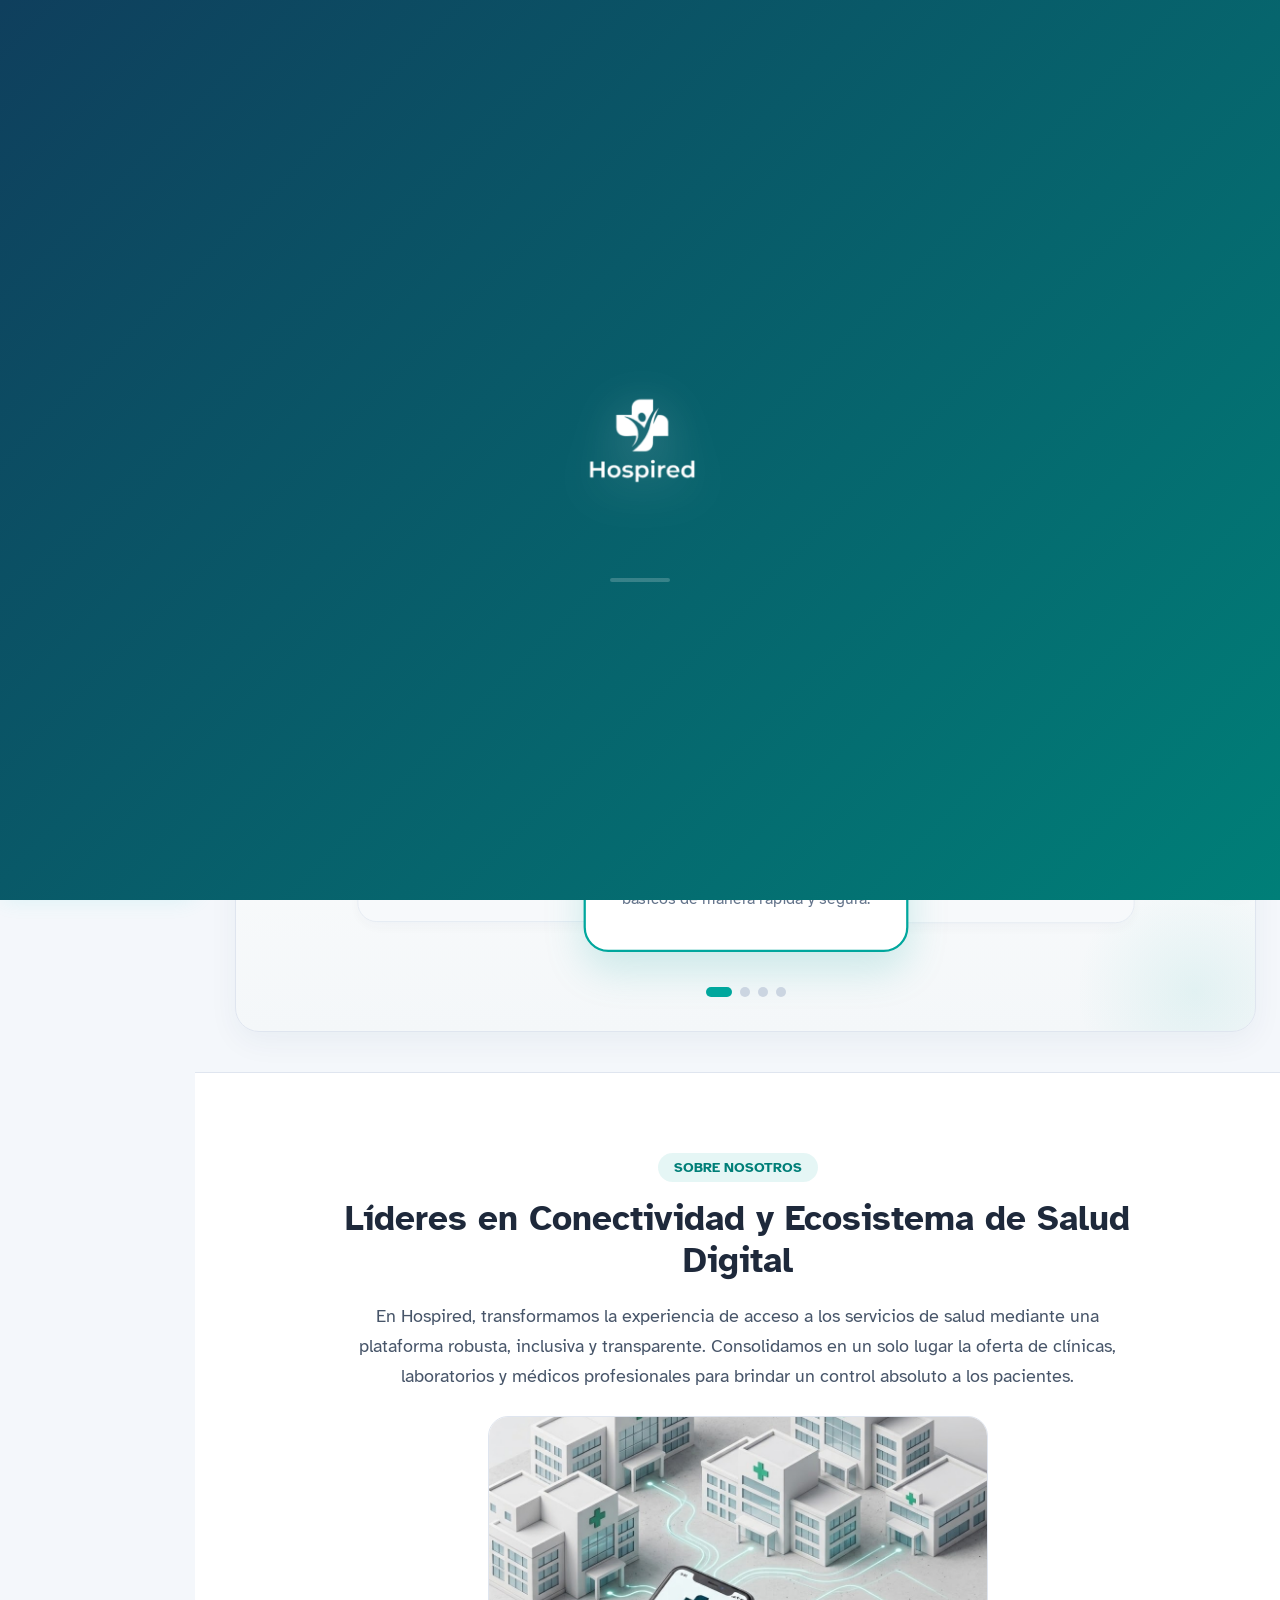
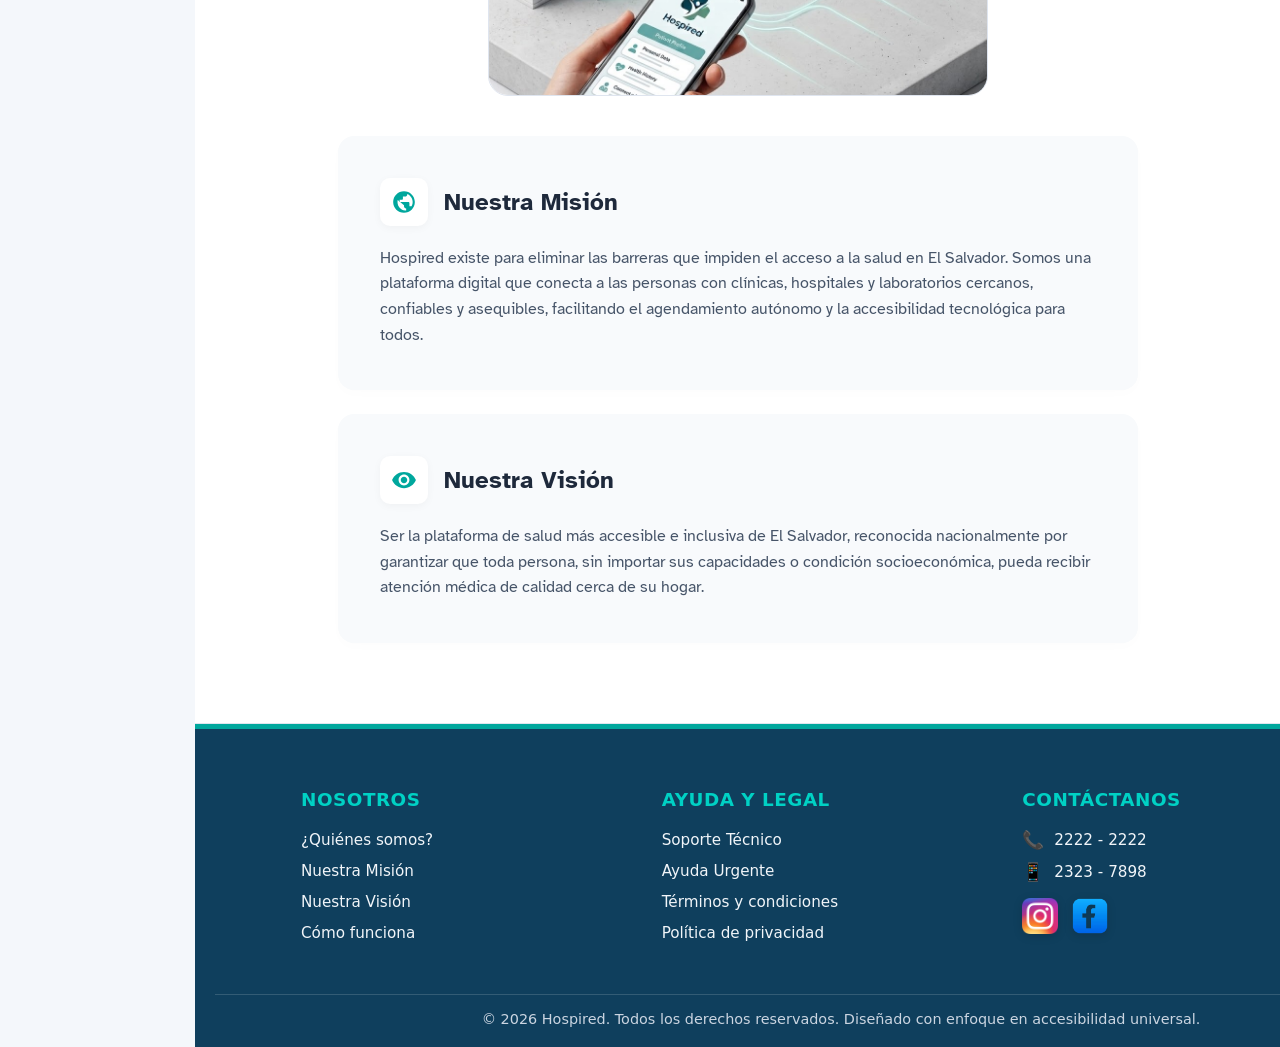
<file: index.html>
<!DOCTYPE html>
<html lang="es">
<head>
    <meta charset="UTF-8">
    <meta name="viewport" content="width=device-width, initial-scale=1.0">
    <title>Hospired - Inicio Seguro y Accesible</title>
    <link rel="stylesheet" href="index.css">
    <link rel="stylesheet" href="accesibilidad-global.css">
    <link rel="stylesheet" href="https://cdnjs.cloudflare.com/ajax/libs/font-awesome/6.7.2/css/all.min.css">
    <script src="perfil.js"></script>
    <script src="accesibilidad-global.js" defer></script>
</head>

<!-- Colocar justo antes de </body> Animación de carga -->
<script>
    window.addEventListener('load', () => {
        const intro = document.getElementById('intro-screen');
        if (intro) {
            // Tiempo en pantalla de la animación (1.8 segundos)
            setTimeout(() => {
                intro.classList.add('fade-out');
            }, 1800);
        }
    });
</script>
<body id="page-body">
  <!-- Pantalla de bienvenida / Animación de entrada -->
<div id="splash-screen" class="splash-screen" aria-hidden="true">
    <div class="splash-content">
        <img src="login/Hospired.logo.png" alt="Hospired Logo" class="splash-logo">
        <div class="splash-loader"></div>
    </div>
</div>

<div class="shape-decor shape-1"></div>
<div class="shape-decor shape-2"></div>
<div class="shape-decor shape-3"></div>

<aside class="sidebar" role="navigation" aria-label="Navegación lateral">
    <div class="brand-container">
        <a class="brand" href="index.html" aria-label="Inicio Hospired">
            <img src="login/Hospired.logo.png" alt="Logo de Hospired">
        </a>
    </div>

    <nav class="vertical-menu">
        <button class="menu-item active" onclick="location.href='index.html'">
            <span class="menu-item-icon"><svg viewBox="0 0 24 24" width="16" height="16" fill="none" stroke="currentColor" stroke-width="2"><path d="M3 9l9-7 9 7v11a2 2 0 0 1-2 2H5a2 2 0 0 1-2-2z"></path><polyline points="9 22 9 12 15 12 15 22"></polyline></svg></span>
            <span>Inicio</span>
        </button>
        
        <button class="menu-item" onclick="location.href='citas.unificado.html'">
            <span class="menu-item-icon"><svg viewBox="0 0 24 24" width="16" height="16" fill="none" stroke="currentColor" stroke-width="2"><rect x="3" y="4" width="18" height="18" rx="2" ry="2"></rect><line x1="16" y1="2" x2="16" y2="6"></line><line x1="8" y1="2" x2="8" y2="6"></line><line x1="3" y1="10" x2="21" y2="10"></line></svg></span>
            <span>Mis Citas</span>
        </button>

        <hr style="border: 0; border-top: 1px solid rgba(255,255,255,0.15); margin: 6px 8px;">

        <button class="menu-item" onclick="location.href='laboratorios.html'">
            <span class="menu-item-icon"><svg viewBox="0 0 24 24" width="16" height="16" fill="none" stroke="currentColor" stroke-width="2"><path d="M10 2v7.31L4.75 18.1A2 2 0 0 0 6.47 21h11.06a2 2 0 0 0 1.72-2.9L14 9.31V2"></path><line x1="8.5" y1="2" x2="15.5" y2="2"></line></svg></span>
            <span>Laboratorios</span>
        </button>
        <button class="menu-item" onclick="location.href='hospitales.html'">
            <span class="menu-item-icon"><svg viewBox="0 0 24 24" width="16" height="16" fill="none" stroke="currentColor" stroke-width="2"><path d="M3 21h18"></path><path d="M5 21V5a2 2 0 0 1 2-2h10a2 2 0 0 1 2 2v16"></path><path d="M9 21v-4a2 2 0 0 1 2-2h2a2 2 0 0 1 2 2v4"></path><line x1="10" y1="9" x2="14" y2="9"></line><line x1="12" y1="7" x2="12" y2="11"></line></svg></span>
            <span>Hospitales</span>
        </button>
        <button class="menu-item" onclick="location.href='Notificaciones.html'">
            <span class="menu-item-icon"><svg viewBox="0 0 24 24" width="16" height="16" fill="none" stroke="currentColor" stroke-width="2"><path d="M18 8A6 6 0 0 0 6 8c0 7-3 9-3 9h18s-3-2-3-9"></path><path d="M13.73 21a2 2 0 0 1-3.46 0"></path></svg></span>
            <span>Notificaciones</span>
        </button>

        <button class="menu-item" onclick="location.href='soporte_y_ayuda.html'">
            <span class="menu-item-icon"><svg viewBox="0 0 24 24" width="16" height="16" fill="none" stroke="currentColor" stroke-width="2"><circle cx="12" cy="12" r="10"></circle><circle cx="12" cy="12" r="4"></circle><line x1="4.93" y1="4.93" x2="9.17" y2="9.17"></line><line x1="14.83" y1="14.83" x2="19.07" y2="19.07"></line><line x1="14.83" y1="9.17" x2="18.36" y2="5.64"></line><line x1="4.93" y1="19.07" x2="9.17" y2="14.83"></line></svg></span>
            <span>Soporte y ayuda</span>
        </button>

        <a class="menu-item" href="index.html#quienes-somos">
            <span class="menu-item-icon"><svg viewBox="0 0 24 24" width="16" height="16" fill="none" stroke="currentColor" stroke-width="2"><path d="M17 21v-2a4 4 0 0 0-4-4H5a4 4 0 0 0-4 4v2"></path><circle cx="9" cy="7" r="4"></circle><path d="M23 21v-2a4 4 0 0 0-3-3.87"></path><path d="M16 3.13a4 4 0 0 1 0 7.75"></path></svg></span>
            <span>Sobre nosotros</span>
        </a>
    </nav>
</aside>

<div class="main-container">
    
    <header class="top-navbar" role="banner">
        <div class="search-container">
            <form class="search-form" role="search" onsubmit="event.preventDefault();">
                <input type="search" id="searchInput" name="query" placeholder="Buscar servicios..." aria-label="Buscar servicios médicos" autocomplete="off">
                <button type="submit" aria-label="Ejecutar búsqueda">Buscar</button>
            </form>
            <div id="searchResultsDropdown" class="search-results-dropdown"></div>
        </div>

        <div class="right-utilities">
            <button type="button" class="profile" id="profileTrigger" aria-label="Abrir perfil del usuario">
                <div class="avatar" aria-hidden="true" id="profileAvatar">MJ</div>
                <div class="account">
                    <span class="name" id="profileNameLabel">Perfil</span>
                    <span class="hint" id="profileHintLabel">Perfil</span>
                </div>
            </button>
        </div>
    </header>

    <main class="content-body page-content-transition">
        
        <section class="carousel" aria-label="Galería de imágenes de Hospired" id="main-carousel">
            <div class="carousel-inner">
                <div class="carousel-item active">
                    <img src="img-1-Near.png" alt="Médicos especialistas analizando datos clínicos de innovación tecnológica">
                    <div class="carousel-caption">
                        <h2 data-es='"Más cerca"' data-en='"Closer"'>"Más cerca"</h2>
                        <p data-es="Conectamos pacientes con los mejores servicios de salud a tu alcance de manera inmediata." data-en="We connect patients with the best healthcare services within reach immediately.">Conectamos pacientes con los mejores servicios de salud a tu alcance de manera inmediata.</p>
                    </div>
                </div>
                <div class="carousel-item">
                    <img src="img-2-accesible.jpg" alt="Paciente agendando su cita médica de manera rápida desde su dispositivo">
                    <div class="carousel-caption">
                        <h2 data-es='"Más accesible"' data-en='"More accessible"'>"Más accesible"</h2>
                        <p data-es="Acceso fácil, digital y rápido a consultas, laboratorios y expedientes médicos integrales." data-en="Easy, digital and fast access to consultations, laboratories and comprehensive medical records.">Acceso fácil, digital y rápido a consultas, laboratorios y expedientes médicos integrales.</p>
                    </div>
                </div>
                <div class="carousel-item">
                    <img src="img-3-human.jpg" alt="Equipo médico multidisciplinario atendiendo con calidez humana">
                    <div class="carousel-caption">
                        <h2 data-es='"Más humano"' data-en='"More human"'>"Más humano"</h2>
                        <p data-es="Atención personalizada centrada en la empatía, el respeto y la máxima calidad médica." data-en="Personalized care focused on empathy, respect and top medical quality.">Atención personalizada centrada en la empatía, el respeto y la máxima calidad médica.</p>
                    </div>
                </div>
            </div>
            
            <button class="carousel-control-prev" type="button" aria-label="Fotografía anterior" id="prevBtn">
                <span class="carousel-control-prev-icon" aria-hidden="true"></span>
            </button>
            <button class="carousel-control-next" type="button" aria-label="Fotografía siguiente" id="nextBtn">
                <span class="carousel-control-next-icon" aria-hidden="true"></span>
            </button>
            
            <div class="carousel-indicators" role="tablist" aria-label="Puntos de navegación del carrusel">
                <button type="button" class="active" data-slide-to="0" role="tab" aria-label="Ir a diapositiva 1"></button>
                <button type="button" data-slide-to="1" role="tab" aria-label="Ir a diapositiva 2"></button>
                <button type="button" data-slide-to="2" role="tab" aria-label="Ir a diapositiva 3"></button>
            </div>
        </section>

        <section class="process-section flujo-atencion" id="flujo-atencion-section" aria-labelledby="process-main-title">
            <div class="process-header">
                <div>
                 
                    <h2 class="process-title" id="process-main-title" data-i18n="proceso_titulo" data-default="¿Cómo funciona nuestra plataforma?">¿Cómo funciona nuestra plataforma?</h2>
                </div>
                <p class="process-summary" data-i18n="proceso_resumen" data-default="Conecta tu bienestar con una experiencia clara, rápida y pensada para cada paciente.">Conecta tu bienestar con una experiencia clara, rápida y pensada para cada paciente.</p>
            </div>
            
            <div class="process-carousel-wrapper" id="processCarouselWrapper">
                <button type="button" class="process-nav-btn prev" id="processPrevBtn" aria-label="Tarjeta anterior">
                    <svg viewBox="0 0 24 24" width="20" height="20" fill="none" stroke="currentColor" stroke-width="2.5"><polyline points="15 18 9 12 15 6"></polyline></svg>
                </button>

                <div class="process-stage-container" id="processStageContainer">
                    <div class="process-card card-center" tabindex="0" data-index="0" data-i18n-attr="aria-label:paso1_aria" aria-label="Paso 1: Registro. Regístrate en la plataforma completando tus datos personales básicos de manera segura.">
                        <div class="step-icon-container">
                            <svg viewBox="0 0 24 24" width="36" height="36" fill="none" stroke="currentColor" stroke-width="2" stroke-linecap="round" stroke-linejoin="round" aria-hidden="true" focusable="false">
                                <path d="M16 21v-2a4 4 0 0 0-4-4H5a4 4 0 0 0-4 4v2"></path>
                                <circle cx="8.5" cy="7" r="4"></circle>
                                <line x1="20" y1="8" x2="20" y2="14"></line>
                                <line x1="17" y1="11" x2="23" y2="11"></line>
                            </svg>
                        </div>
                        <h3 class="step-title" data-i18n="paso1_titulo" data-default="Registro">Registro</h3>
                        <p class="step-description" data-i18n="paso1_desc" data-default="Regístrate en la plataforma completando tus datos personales básicos de manera rápida y segura.">Regístrate en la plataforma completando tus datos personales básicos de manera rápida y segura.</p>
                    </div>

                    <div class="process-card card-right" tabindex="0" data-index="1" aria-label="Paso 2: Búsqueda. Encuentra médicos especialistas, laboratorios clínicos y centros de atención cercanos a tu ubicación.">
                        <div class="step-icon-container">
                            <svg viewBox="0 0 24 24" width="36" height="36" fill="none" stroke="currentColor" stroke-width="2" stroke-linecap="round" stroke-linejoin="round" aria-hidden="true" focusable="false">
                                <circle cx="11" cy="11" r="8"></circle>
                                <line x1="21" y1="21" x2="16.65" y2="16.65"></line>
                            </svg>
                        </div>
                        <h3 class="step-title" data-es="Búsqueda" data-en="Search">Búsqueda</h3>
                        <p class="step-description" data-es="Encuentra médicos especialistas, laboratorios clínicos y centros de atención cercanos a tu ubicación de forma fácil." data-en="Find medical specialists, clinical laboratories, and nearby care centers easily.">Encuentra médicos especialistas, laboratorios clínicos y centros de atención cercanos a tu ubicación de forma fácil.</p>
                    </div>

                    <div class="process-card card-hidden" tabindex="0" data-index="2" aria-label="Paso 3: Reserva. Agenda tu cita médica digital en el horario y fecha de tu conveniencia en pocos pasos.">
                        <div class="step-icon-container">
                            <svg viewBox="0 0 24 24" width="36" height="36" fill="none" stroke="currentColor" stroke-width="2" stroke-linecap="round" stroke-linejoin="round" aria-hidden="true" focusable="false">
                                <rect x="3" y="4" width="18" height="18" rx="2" ry="2"></rect>
                                <line x1="16" y1="2" x2="16" y2="6"></line>
                                <line x1="8" y1="2" x2="8" y2="6"></line>
                                <line x1="3" y1="10" x2="21" y2="10"></line>
                            </svg>
                        </div>
                        <h3 class="step-title" data-es="Reserva" data-en="Booking">Reserva</h3>
                        <p class="step-description" data-es="Agenda tu cita médica digital en el horario y fecha de tu conveniencia en pocos pasos." data-en="Schedule your digital medical appointment at your preferred date and time in just a few steps.">Agenda tu cita médica digital en el horario y fecha de tu conveniencia en pocos pasos.</p>
                    </div>

                    <div class="process-card card-left" tabindex="0" data-index="3" aria-label="Paso 4: Atención. Recibe atención profesional, humana y con la calidad médica garantizada que tú mereces.">
                        <div class="step-icon-container">
                            <svg viewBox="0 0 24 24" width="36" height="36" fill="none" stroke="currentColor" stroke-width="2" stroke-linecap="round" stroke-linejoin="round" aria-hidden="true" focusable="false">
                                <path d="M22 12h-4l-3 9L9 3l-3 9H2"></path>
                            </svg>
                        </div>
                        <h3 class="step-title" data-es="Atención" data-en="Care">Atención</h3>
                        <p class="step-description" data-es="Recibe atención profesional, humana y con la calidad médica garantizada que tú mereces." data-en="Receive professional, humane care with guaranteed medical quality that you deserve.">Recibe atención profesional, humana y con la calidad médica garantizada que tú mereces.</p>
                    </div>
                </div>

                <button type="button" class="process-nav-btn next" id="processNextBtn" aria-label="Siguiente tarjeta">
                    <svg viewBox="0 0 24 24" width="20" height="20" fill="none" stroke="currentColor" stroke-width="2.5"><polyline points="9 18 15 12 9 6"></polyline></svg>
                </button>
            </div>

            <div class="process-dots" id="processDots" role="tablist" aria-label="Puntos de navegación del flujo de atención">
                <button type="button" class="process-dot active" data-slide-to="0" aria-label="Ir a paso 1"></button>
                <button type="button" class="process-dot" data-slide-to="1" aria-label="Ir a paso 2"></button>
                <button type="button" class="process-dot" data-slide-to="2" aria-label="Ir a paso 3"></button>
                <button type="button" class="process-dot" data-slide-to="3" aria-label="Ir a paso 4"></button>
            </div>
        </section>

    </main>

    <section id="quienes-somos" class="about-corporate-section" aria-labelledby="about-heading">
        <div class="about-container">
            
            <div class="about-hero-block">
                <div class="about-hero-text">
                    <span class="about-badge" data-es="Sobre Nosotros" data-en="About Us">Sobre Nosotros</span>
                    <h2 id="about-heading" class="about-main-title" data-es="Líderes en Conectividad y Ecosistema de Salud Digital" data-en="Leaders in Connectivity and Digital Health Ecosystem">Líderes en Conectividad y Ecosistema de Salud Digital</h2>
                    <p class="about-lead" data-es="En Hospired, transformamos la experiencia de acceso a los servicios de salud mediante una plataforma robusta, inclusiva y transparente. Consolidamos en un solo lugar la oferta de clínicas, laboratorios y médicos profesionales para brindar un control absoluto a los pacientes." data-en="At Hospired, we transform access to healthcare services through a robust, inclusive, and transparent platform. We consolidate clinics, labs, and doctors in one place for absolute patient control.">
                        En <strong>Hospired</strong>, transformamos la experiencia de acceso a los servicios de salud mediante una plataforma robusta, inclusiva y transparente. Consolidamos en un solo lugar la oferta de clínicas, laboratorios y médicos profesionales para brindar un control absoluto a los pacientes.
                    </p>
                </div>
                <div class="about-hero-graphic">
                    <img src="Sobre.Nosotros.jpg" alt="Equipo de Hospired">
                </div>
            </div>

            <div class="mv-cards-grid">
                <div class="mv-card scheme-mission" tabindex="0">
                    <div class="mv-card-header">
                        <div class="mv-icon-shape" aria-hidden="true">
                            <svg viewBox="0 0 24 24"><path d="M12 2C6.48 2 2 6.48 2 12s4.48 10 10 10 10-4.48 10-10S17.52 2 12 2zm1 17.93c-3.95-.49-7-3.85-7-7.93 0-.62.08-1.21.21-1.79L12 15v1c0 1.1.9 2 2 2v1.93zm6.9-2.54c-.26-.81-1-1.39-1.9-1.39h-1v-3c0-.55-.45-1-1-1H8v-2h2c.55 0 1-.45 1-1V7h2c1.1 0 2-.9 2-2v-.41c2.93 1.19 5 4.06 5 7.41 0 2.08-.8 3.97-2.1 5.39z"/></svg>
                        </div>
                        <h3 class="mv-card-title" id="mision" data-es="Nuestra Misión" data-en="Our Mission">Nuestra Misión</h3>
                    </div>
                    <p class="mv-card-description" data-es="Hospired existe para eliminar las barreras que impiden el acceso a la salud en El Salvador. Somos una plataforma digital que conecta a las personas con clínicas, hospitales y laboratorios cercanos, confiables y asequibles, facilitando el agendamiento autónomo y la accesibilidad tecnológica para todos." data-en="Hospired exists to eliminate healthcare access barriers in El Salvador. We connect people with nearby, reliable, and affordable clinics, hospitals, and labs.">
                        Hospired existe para eliminar las barreras que impiden el acceso a la salud en El Salvador. Somos una plataforma digital que conecta a las personas con clínicas, hospitales y laboratorios cercanos, confiables y asequibles, facilitando el agendamiento autónomo y la accesibilidad tecnológica para todos.
                    </p>
                </div>

                <div class="mv-card scheme-vision" tabindex="0">
                    <div class="mv-card-header">
                        <div class="mv-icon-shape" aria-hidden="true">
                            <svg viewBox="0 0 24 24"><path d="M12 4.5C7 4.5 2.73 7.61 1 12c1.73 4.39 6 7.5 11 7.5s9.27-3.11 11-7.5c-1.73-4.39-6-7.5-11-7.5zM12 17c-2.76 0-5-2.24-5-5s2.24-5 5-5 5 2.24 5 5-2.24 5-5 5zm0-8c-1.66 0-3 1.34-3 3s1.34 3 3 3 3-1.34 3-3-1.34-3-3-3z"/></svg>
                        </div>
                        <h3 class="mv-card-title" id="vision" data-es="Nuestra Visión" data-en="Our Vision">Nuestra Visión</h3>
                    </div>
                    <p class="mv-card-description" data-es="Ser la plataforma de salud más accesible e inclusiva de El Salvador, reconocida nacionalmente por garantizar que toda persona, sin importar sus capacidades o condición socioeconómica, pueda recibir atención médica de calidad cerca de su hogar." data-en="To be the most accessible and inclusive health platform in El Salvador, ensuring everyone receives quality medical care near home.">
                        Ser la plataforma de salud más accesible e inclusiva de El Salvador, reconocida nacionalmente por garantizar que toda persona, sin importar sus capacidades o condición socioeconómica, pueda recibir atención médica de calidad cerca de su hogar.
                    </p>
                </div>
            </div>
        </div>
    </section>
</div>

<div id="profileModal" class="profile-modal" aria-hidden="true">
    <div class="profile-modal-backdrop" data-close="profile"></div>
    <div class="profile-modal-panel" role="dialog" aria-modal="true" aria-labelledby="profileModalTitle">
        <button type="button" class="profile-modal-close" id="closeProfileModal" aria-label="Cerrar perfil">×</button>
        <div class="profile-modal-header">
            <div class="profile-avatar-wrap">
                <div class="profile-modal-avatar" id="profileModalAvatar">M</div>
                <button type="button" class="profile-avatar-upload-btn" id="profileAvatarUploadBtn" aria-label="Adjuntar imagen de perfil" title="Adjuntar imagen"><i class="fa-solid fa-camera" aria-hidden="true"></i></button>
                <input type="file" id="profileAvatarInput" accept="image/*" hidden>
            </div>
            <div>
                <p class="profile-modal-kicker">Mi cuenta</p>
                <h3 id="profileModalTitle">Perfil del paciente</h3>
            </div>
        </div>

        <div class="profile-card-body">
            <div class="profile-field">
                <span>Nombre completo</span>
                <strong id="profileNameValue">—</strong>
            </div>
            <div class="profile-field">
                <span>Email</span>
                <strong id="profileEmailValue">—</strong>
            </div>
            <div class="profile-field">
                <span>Teléfono</span>
                <strong id="profilePhoneValue">—</strong>
            </div>
            <div class="profile-field">
                <span>Edad</span>
                <strong id="profileAgeValue">—</strong>
            </div>
            <div class="profile-field">
                <span>Hospital anterior</span>
                <strong id="profileHospitalValue">—</strong>
            </div>
        </div>

        <div class="profile-modal-footer">
            <button type="button" class="profile-action secondary" id="editProfileBtn">Editar información</button>
            <button type="button" class="profile-action secondary" id="logoutProfileBtn">Cerrar sesión</button>
            <button type="button" class="profile-action primary" id="continueProfileBtn">Continuar</button>
        </div>
    </div>
</div>

<div class="accessibility-wrapper">
    <button id="accessibilityBtn" class="accessibility-trigger-btn" type="button" aria-label="Abrir opciones de accesibilidad" aria-haspopup="true" aria-expanded="false" aria-controls="accessibilityMenu">
        <svg version="1.1" xmlns="http://www.w3.org/2000/svg" viewBox="0 0 512 512" width="26" height="26" fill="currentColor">
            <path d="M256,0C114.6,0,0,114.6,0,256s114.6,256,256,256s256-114.6,256-256S397.4,0,256,0z M256,472c-119.1,0-216-96.9-216-216S136.9,40,256,40s216,96.9,216,216S375.1,472,256,472z M256,72c19.9,0,36,16.1,36,36s-16.1,36-36,36s-36-16.1-36-36S236.1,72,256,72z M392,184c0,13.2-10.8,24-24,24h-64v208c0,13.2-10.8,24-24,24h-16c-13.2,0-24-10.8-24-24V288h-16v128c0,13.2-10.8,24-24,24h-16c-13.2,0-24-10.8-24-24V208h-64c-13.2,0-24-10.8-24-24v-16c0-13.2,10.8-24,24-24h216c13.2,0,24,10.8,24,24V184z"/>
        </svg>
    </button>

    <div id="accessibilityMenu" class="accessibility-panel" role="region" aria-label="Herramientas de accesibilidad">
        <div class="accessibility-header">
            <p class="accessibility-kicker">Preferencias</p>
            <h3>Ajustes de accesibilidad</h3>
            <p class="accessibility-subtitle">Activa las opciones que mejoran la lectura y el uso del sitio.</p>
        </div>
        <div class="accessibility-grid">
            <button type="button" id="opt-contrast" class="access-option-btn" onclick="toggleAccessibility('high-contrast')" aria-pressed="false">
                <span class="access-icon" aria-hidden="true"><svg viewBox="0 0 24 24" width="20" height="20" fill="none" stroke="currentColor" stroke-width="2"><circle cx="12" cy="12" r="10"></circle><path d="M12 2a10 10 0 0 0 0 20z" fill="currentColor"></path></svg></span>
                <span class="access-option-label">Contraste alto</span>
            </button>
            <button type="button" id="opt-text-plus" class="access-option-btn" onclick="adjustText(1)" aria-pressed="false">
                <span class="access-icon" aria-hidden="true"><svg viewBox="0 0 24 24" width="20" height="20" fill="none" stroke="currentColor" stroke-width="2"><line x1="12" y1="5" x2="12" y2="19"></line><line x1="5" y1="12" x2="19" y2="12"></line></svg></span>
                <span class="access-option-label">Aumentar texto</span>
            </button>
            <button type="button" id="opt-text-minus" class="access-option-btn" onclick="adjustText(-1)" aria-pressed="false">
                <span class="access-icon" aria-hidden="true"><svg viewBox="0 0 24 24" width="20" height="20" fill="none" stroke="currentColor" stroke-width="2"><line x1="5" y1="12" x2="19" y2="12"></line></svg></span>
                <span class="access-option-label">Disminuir texto</span>
            </button>
            <button type="button" id="opt-spacing" class="access-option-btn" onclick="toggleAccessibility('spacing-active')" aria-pressed="false">
                <span class="access-icon" aria-hidden="true"><svg viewBox="0 0 24 24" width="20" height="20" fill="none" stroke="currentColor" stroke-width="2"><polyline points="17 8 21 12 17 16"></polyline><polyline points="7 8 3 12 7 16"></polyline><line x1="3" y1="12" x2="21" y2="12"></line></svg></span>
                <span class="access-option-label">Espaciado</span>
            </button>
            <button type="button" id="opt-dyslexia" class="access-option-btn" onclick="toggleAccessibility('dyslexia-font')" aria-pressed="false">
                <span class="access-icon" aria-hidden="true"><svg viewBox="0 0 24 24" width="20" height="20" fill="none" stroke="currentColor" stroke-width="2"><path d="M4 19.5A2.5 2.5 0 0 1 6.5 17H20"></path><path d="M6.5 2H20v20H6.5A2.5 2.5 0 0 1 4 19.5v-15A2.5 2.5 0 0 1 6.5 2z"></path></svg></span>
                <span class="access-option-label">Fuente dislexia</span>
            </button>
            <button type="button" id="opt-colorblind" class="access-option-btn" onclick="activateColorblind()" aria-pressed="false">
                <span class="access-icon" aria-hidden="true"><svg viewBox="0 0 24 24" width="20" height="20" fill="none" stroke="currentColor" stroke-width="2"><path d="M1 12s4-8 11-8 11 8 11 8-4 8-11 8-11-8-11-8z"></path><circle cx="12" cy="12" r="3"></circle></svg></span>
                <span class="access-option-label">Daltonismo</span>
            </button>
            <button type="button" id="opt-cursor" class="access-option-btn" onclick="toggleAccessibility('cursor-plus')" aria-pressed="false">
                <span class="access-icon" aria-hidden="true"><svg viewBox="0 0 24 24" width="20" height="20" fill="none" stroke="currentColor" stroke-width="2"><path d="M3 3l7 18 3-7 7-3L3 3z"></path></svg></span>
                <span class="access-option-label">Cursor grande</span>
            </button>
            <button type="button" id="opt-onehand" class="access-option-btn" onclick="toggleAccessibility('onehand-active')" aria-pressed="false">
                <span class="access-icon" aria-hidden="true"><svg viewBox="0 0 24 24" width="20" height="20" fill="none" stroke="currentColor" stroke-width="2"><path d="M18 11V6a2 2 0 0 0-4 0v5"></path><path d="M14 10V4a2 2 0 0 0-4 0v6"></path><path d="M10 10.5V6a2 2 0 0 0-4 0v9"></path><path d="M18 8a2 2 0 0 1 4 0v6a8 8 0 0 1-16 0v-2"></path></svg></span>
                <span class="access-option-label">Modo a una mano</span>
            </button>
            <button type="button" id="opt-screenreader" class="access-option-btn" onclick="activateScreenreader()" aria-pressed="false">
                <span class="access-icon" aria-hidden="true"><svg viewBox="0 0 24 24" width="20" height="20" fill="none" stroke="currentColor" stroke-width="2"><polygon points="11 5 6 9 2 9 2 15 6 15 11 19 11 5"></polygon><path d="M19.07 4.93a10 10 0 0 1 0 14.14M15.54 8.46a5 5 0 0 1 0 7.07"></path></svg></span>
                <span class="access-option-label">Lector de pantalla</span>
            </button>
            <button type="button" id="opt-darkmode" class="access-option-btn" onclick="toggleAccessibility('dark-mode')" aria-pressed="false">
                <span class="access-icon" aria-hidden="true"><svg viewBox="0 0 24 24" width="20" height="20" fill="none" stroke="currentColor" stroke-width="2"><path d="M21 12.79A9 9 0 1 1 11.21 3 7 7 0 0 0 21 12.79z"></path></svg></span>
                <span class="access-option-label">Modo oscuro</span>
            </button>
            <button type="button" id="opt-monochrome" class="access-option-btn" onclick="toggleAccessibility('monochrome-active')" aria-pressed="false">
                <span class="access-icon" aria-hidden="true"><svg viewBox="0 0 24 24" width="20" height="20" fill="none" stroke="currentColor" stroke-width="2"><circle cx="12" cy="12" r="10"></circle><circle cx="12" cy="12" r="3"></circle></svg></span>
                <span class="access-option-label">Monocromático</span>
            </button>
            <button type="button" id="opt-language" class="access-option-btn" onclick="changeLanguage()" aria-pressed="false">
                <span class="access-icon" aria-hidden="true"><svg viewBox="0 0 24 24" width="20" height="20" fill="none" stroke="currentColor" stroke-width="2"><circle cx="12" cy="12" r="10"></circle><line x1="2" y1="12" x2="22" y2="12"></line><path d="M12 2a15.3 15.3 0 0 1 4 10 15.3 15.3 0 0 1-4 10 15.3 15.3 0 0 1-4-10 15.3 15.3 0 0 1 4-10z"></path></svg></span>
                <span class="access-option-label">Cambiar idioma</span>
            </button>
        </div>
        <div class="accessibility-footer">
            <button type="button" class="access-option-btn" id="opt-reset" onclick="resetAccessibility()">
                Restablecer ajustes
            </button>
        </div>
    </div>
</div>
<div id="accessibilityLiveRegion" class="sr-only" aria-live="polite" aria-atomic="true"></div>

<!---RUTA GUIADA-->

      <section class="wizard-trigger-section wizard-vertical" style="padding: 40px 20px; text-align: center;">
    <h2 style="color: var(--color-text-main); margin-bottom: 10px;">¿Listo para agendar tu cita médica?</h2>
    <p style="color: var(--color-text-muted); margin-bottom: 25px; font-size: 1.1rem;">
        Si te cuesta navegar por menús tradicionales, prueba nuestro asistente interactivo guiado paso a paso.
    </p>
    <button id="startWizardBtn" class="btn-wizard-trigger" type="button" aria-haspopup="dialog" aria-controls="wizardModal">
        ✨ ¿Te ayudamos a encontrar tu cita? (Ruta Guiada)
    </button>
</section>

<div id="wizardModal" class="wizard-modal" role="dialog" aria-modal="true" aria-labelledby="wizardTitle" aria-hidden="true" style="display: none;">
    <div class="wizard-container">
        
        <header class="wizard-header">
            <h2 id="wizardTitle" class="wizard-main-title" tabindex="-1">Asistente de Ruta Guiada</h2>
            <button id="closeWizardBtn" class="btn-close-wizard" type="button" aria-label="Cerrar asistente y volver a la página">✕</button>
            
            <div class="progress-bar-container" aria-hidden="true">
                <div id="wizardProgress" class="progress-bar-fill" style="width: 33.33%;"></div>
            </div>
            <div class="progress-status-text">
                <span>Progreso de búsqueda:</span>
                <strong id="progressStepText">Paso 1 de 3</strong>
            </div>
        </header>

        <div id="wizardLiveAnnouncer" class="sr-only" aria-live="polite"></div>

        <form id="wizardForm" onsubmit="event.preventDefault();">
            
            <section id="step1" class="wizard-step step-active" aria-labelledby="step1Title">
                <h3 id="step1Title" class="step-question" tabindex="-1">¿Qué servicio necesitas hoy?</h3>
                <p class="step-hint">Selecciona una de las siguientes opciones gigantes:</p>
                
                <div class="giant-cards-grid">
                    <button type="button" class="giant-card-btn" data-value="clinica" aria-describedby="descClinica">
                        <span class="giant-card-icon" aria-hidden="true">🏥</span>
                        <span class="giant-card-title">Clínicas Médicas</span>
                        <span id="descClinica" class="giant-card-desc">Consultas con especialistas, médicos generales y atención ambulatoria.</span>
                    </button>

                    <button type="button" class="giant-card-btn" data-value="laboratorio" aria-describedby="descLab">
                        <span class="giant-card-icon" aria-hidden="true">🧪</span>
                        <span class="giant-card-title">Laboratorios Clínicos</span>
                        <span id="descLab" class="giant-card-desc">Exámenes de sangre, radiografías, ultrasonidos y análisis médicos.</span>
                    </button>
                </div>
            </section>

            <section id="step2" class="wizard-step" aria-labelledby="step2Title">
                <h3 id="step2Title" class="step-question" tabindex="-1">¿En qué departamento de El Salvador te encuentras?</h3>
                <p class="step-hint">Elige tu ubicación para mostrarte opciones cercanas:</p>
                
                <div class="select-accessible-wrap">
                    <select id="wizardDeptSelect" class="wizard-select" aria-label="Seleccionar Departamento">
                        <option value="" disabled selected>-- Selecciona un departamento --</option>
                        <optgroup label="Zona Central">
                            <option value="san-salvador">San Salvador</option>
                            <option value="la-libertad">La Libertad</option>
                            <option value="chalatenango">Chalatenango</option>
                            <option value="cuscatlan">Cuscatlán</option>
                        </optgroup>
                        <optgroup label="Zona Occidental">
                            <option value="santa-ana">Santa Ana</option>
                            <option value="ahachapan">Ahuachapán</option>
                            <option value="sonsonate">Sonsonate</option>
                        </optgroup>
                        <optgroup label="Zona Paracentral">
                            <option value="la-paz">La Paz</option>
                            <option value="cabanas">Cabañas</option>
                            <option value="san-vicente">San Vicente</option>
                        </optgroup>
                        <optgroup label="Zona Oriental">
                            <option value="usulutan">Usulután</option>
                            <option value="san-miguel">San Miguel</option>
                            <option value="morazan">Morazán</option>
                            <option value="la-union">La Unión</option>
                        </optgroup>
                    </select>
                </div>

                <div class="wizard-actions-row">
                    <button type="button" class="btn-wizard-nav btn-wizard-back">⬅ Volver</button>
                    <button type="button" class="btn-wizard-nav btn-wizard-next" id="btnNextStep2" disabled>Continuar ➡</button>
                </div>
            </section>

            <section id="step3" class="wizard-step" aria-labelledby="step3Title">
                <h3 id="step3Title" class="step-question" tabindex="-1">¿Qué especialidad o examen específico buscas?</h3>
                <p class="step-hint">Escribe o selecciona de la lista asistida:</p>
                
                <div class="search-assistant-wrap">
                    <input type="text" id="wizardSearchInput" class="wizard-input-text" 
                           placeholder="Ej: Pediatría, Hemograma, Odontología..." 
                           aria-label="Escribe la especialidad o examen" autocomplete="off" list="wizardSuggestions">
                    
                    <datalist id="wizardSuggestions">
                        <option value="Medicina General">
                        <option value="Pediatría">
                        <option value="Ginecología y Obstetricia">
                        <option value="Cardiología">
                        <option value="Odontología">
                        <option value="Hemograma Completo">
                        <option value="Examen de Orina Completo">
                        <option value="Perfil Lipídico">
                        <option value="Ultrasonido Abdominal">
                        <option value="Radiografía de Tórax">
                    </datalist>
                </div>

                <div class="wizard-actions-row">
                    <button type="button" class="btn-wizard-nav btn-wizard-back">⬅ Volver</button>
                    <button type="submit" class="btn-wizard-nav btn-wizard-submit" id="btnSubmitWizard" disabled>✨ ¡Buscar Centros Disponibles!</button>
                </div>
            </section>

        </form>
    </div>
</div>

<!-- MODAL DE DETALLES DEL CENTRO MÉDICO Barra de busqueda -->
<div id="centerDetailModal" class="profile-modal" aria-hidden="true">
    <div class="profile-modal-backdrop" data-close="center-modal"></div>
    <div class="profile-modal-panel" role="dialog" aria-modal="true" aria-labelledby="modalCenterTitle">
        <button type="button" class="profile-modal-close" id="closeCenterModal" aria-label="Cerrar detalles">×</button>
        <div class="profile-modal-header">
            <div class="profile-modal-avatar" id="modalCenterIcon"></div>
            <div>
                <p class="profile-modal-kicker" id="modalCenterType">Información del Centro</p>
                <h3 id="modalCenterTitle">Nombre del Hospital</h3>
            </div>
        </div>

        <div class="profile-card-body">
            <div class="profile-field">
                <span>Dirección</span>
                <strong id="modalCenterAddress">—</strong>
            </div>
            <div class="profile-field">
                <span>Teléfono de Contacto</span>
                <strong id="modalCenterPhone">—</strong>
            </div>
            <div class="profile-field">
                <span>Horarios de Atención</span>
                <strong id="modalCenterHours">—</strong>
            </div>
            <div class="profile-field">
                <span>Servicios y Especialidades</span>
                <strong id="modalCenterServices">—</strong>
            </div>
        </div>

        <div class="profile-modal-footer">
            <button type="button" class="profile-action secondary" data-close="center-modal">Cerrar</button>
            <button type="button" class="profile-action primary" id="modalReserveBtn">Reservar Cita Aquí</button>
        </div>
    </div>
</div>

<!--FOOTER-->

<footer class="site-footer" role="contentinfo">
    <div class="footer-content">
        <div class="footer-links-container footer-vertical">
            
            <nav class="footer-column" aria-label="Navegación del pie de página: Nosotros">
                <h4>Nosotros</h4>
                <ul>
                    <li><a href="#quienes-somos">¿Quiénes somos?</a></li>
                    <li><a href="#mision">Nuestra Misión</a></li>
                    <li><a href="#vision">Nuestra Visión</a></li>
                    <li><a href="#como-funciona">Cómo funciona</a></li>
                </ul>
            </nav>
            
            <nav class="footer-column" aria-label="Navegación del pie de página: Soporte y Legal">
                <h4>Ayuda y Legal</h4>
                <ul>
                    <li><a href="#soporte">Soporte Técnico</a></li>
                    <li><a href="#ayuda-urgente">Ayuda Urgente</a></li>
                    <li><a href="#terminos">Términos y condiciones</a></li>
                    <li><a href="#privacidad">Política de privacidad</a></li>
                </ul>
            </nav>

            <div class="footer-column">
                <h4>Contáctanos</h4>
                <ul class="contact-list">
                    <li>
                        <a href="tel:22222222" aria-label="Llamar al teléfono fijo de atención 2 2 2 2, 2 2 2 2">
                            <span class="phone-icon" aria-hidden="true">📞</span> 2222 - 2222
                        </a>
                    </li>
                    <li>
                        <a href="tel:23237898" aria-label="Llamar al teléfono celular de asistencia 2 3 2 3, 7 8 9 8">
                            <span class="phone-icon" aria-hidden="true">📱</span> 2323 - 7898
                        </a>
                    </li>
                </ul>
                <div class="social-icons-container social-icons-inline">
                    <a href="https://www.instagram.com/hospired_es?igsh=YXN0dHFocnF6NTZh" target="_blank" rel="noopener" aria-label="Visitar nuestro perfil oficial de Instagram (abre en una nueva pestaña)"> 
                        <img src="instagram-8203531_1280.png" alt="Instagram de Hospired">
                    </a>
                    <a href="https://facebook.com/hospired" target="_blank" rel="noopener" aria-label="Visitar nuestra página oficial de Facebook (abre en una nueva pestaña)"> 
                        <img src="image-removebg-preview.png" alt="Facebook de Hospired"> 
                    </a>
                </div>
            </div>

        </div>
    </div>
    
    <div class="footer-bottom">
        <p>&copy; 2026 Hospired. Todos los derechos reservados. Diseñado con enfoque en accesibilidad universal.</p>
    </div>
</footer>


<script>

    // Splash screen logic for first-time visitors
    document.addEventListener("DOMContentLoaded", () => {
        const splash = document.getElementById("splash-screen");
        if (!splash) return;

        // Comprueba si la animación ya se mostró durante la sesión actual
        const isFirstVisit = !sessionStorage.getItem("hospired_intro_shown");

        if (!isFirstVisit) {
            // Si ya la vio, oculta la pantalla inmediatamente sin animación
            splash.style.display = "none";
            return;
        }

        // Si es la primera vez, ejecuta la animación y guarda la marca en la sesión
        setTimeout(() => {
            splash.classList.add("hidden");
            
            // Elimina la pantalla del DOM al finalizar la transición de desvanecimiento
            setTimeout(() => {
                splash.remove();
            }, 600);

            sessionStorage.setItem("hospired_intro_shown", "true");
        }, 2000); // Duración de la pantalla de bienvenida (2 segundos)
    });


    // index.html es una pagina exclusiva de pacientes: usa la clave segregada de paciente
    // (antes compartia 'hospiredProfile' con el panel de instituciones y se pisaban entre si).
    const PROFILE_KEY = 'hospired_patient_profile';

    function getStoredProfile() {
        try {
            const profile = localStorage.getItem(PROFILE_KEY);
            return profile ? JSON.parse(profile) : null;
        } catch (error) {
            return null;
        }
    }

    function updateProfileHeader(profile) {
        const trigger = document.getElementById('profileTrigger');
        const avatar = document.getElementById('profileAvatar');
        const nameLabel = document.getElementById('profileNameLabel');
        const hintLabel = document.getElementById('profileHintLabel');

        if (!trigger || !avatar || !nameLabel || !hintLabel) return;

        if (!profile) {
            avatar.textContent = 'U';
            nameLabel.textContent = 'Iniciar Sesión';
            hintLabel.textContent = 'Perfil';
            trigger.setAttribute('aria-label', 'Iniciar sesión o ver perfil del usuario');
            return;
        }

        const profileName = profile.fullName || profile.name || profile.institutionName || 'Usuario';
        const initials = profileName
            .split(' ')
            .map(word => word.charAt(0))
            .join('')
            .slice(0, 2)
            .toUpperCase();

        avatar.textContent = initials || 'U';
        if (profile.photo) {
            avatar.style.backgroundImage = `url('${profile.photo}')`;
            avatar.style.backgroundSize = 'cover';
            avatar.style.backgroundPosition = 'center';
            avatar.textContent = '';
        } else {
            avatar.style.backgroundImage = '';
        }
        nameLabel.textContent = profileName;
        hintLabel.textContent = 'Perfil';
        trigger.setAttribute('aria-label', 'Perfil del usuario abierto');
    }

    let isIndexProfileEditing = false;
    let attachImageFlowActive = false;

    function renderIndexProfileModal(profile = getStoredProfile()) {
        if (!profile) return;
        const profileName = profile.fullName || profile.name || profile.institutionName || 'Usuario';
        const initials = profileName
            .split(' ')
            .map(word => word.charAt(0))
            .join('')
            .slice(0, 2)
            .toUpperCase();

        const isInst = profile.role === 'institution' || Boolean(profile.institutionName);
        const titleEl = document.getElementById('profileModalTitle');
        const avatarEl = document.getElementById('profileModalAvatar');
        if (titleEl) titleEl.textContent = isInst ? 'Perfil de Institución Médica' : 'Perfil del paciente';
        if (avatarEl) {
            if (profile.photo) {
                avatarEl.style.backgroundImage = `url('${profile.photo}')`;
                avatarEl.textContent = '';
            } else {
                avatarEl.style.backgroundImage = '';
                avatarEl.textContent = initials || 'U';
            }
        }

        const cardBody = document.querySelector('#profileModal .profile-card-body');
        const footer = document.querySelector('#profileModal .profile-modal-footer');
        if (!cardBody || !footer) return;

        cardBody.classList.remove('content-transition');
        footer.classList.remove('content-transition');
        void cardBody.offsetWidth;
        cardBody.classList.add('content-transition');
        footer.classList.add('content-transition');

        if (isIndexProfileEditing) {
            if (isInst) {
                cardBody.innerHTML = `
                    <div class="profile-field">
                        <span>Nombre Institución</span>
                        <input type="text" id="idxInstName" value="${profile.institutionName || profile.fullName || ''}">
                    </div>
                    <div class="profile-field">
                        <span>Email Institucional</span>
                        <input type="email" id="idxInstEmail" value="${profile.email || ''}">
                    </div>
                    <div class="profile-field">
                        <span>Código Registro</span>
                        <input type="text" id="idxInstCode" value="${profile.institutionCode || 'INST-101'}">
                    </div>
                    <div class="profile-field">
                        <span>Tipo de Centro</span>
                        <input type="text" id="idxInstType" value="${profile.institutionType || 'Hospital / Clínica'}">
                    </div>
                    <div class="profile-field">
                        <span>Teléfono</span>
                        <input type="tel" id="idxInstPhone" value="${profile.phone || ''}">
                    </div>
                `;
            } else {
                cardBody.innerHTML = `
                    <div class="profile-field">
                        <span>Nombre completo</span>
                        <input type="text" id="idxPatientName" value="${profile.fullName || profile.name || ''}">
                    </div>
                    <div class="profile-field">
                        <span>Email</span>
                        <input type="email" id="idxPatientEmail" value="${profile.email || ''}">
                    </div>
                    <div class="profile-field">
                        <span>Teléfono</span>
                        <input type="tel" id="idxPatientPhone" value="${profile.phone || ''}">
                    </div>
                    <div class="profile-field">
                        <span>Edad</span>
                        <input type="number" id="idxPatientAge" value="${profile.age || profile.edad || ''}" placeholder="Ej. 28">
                    </div>
                    <div class="profile-field">
                        <span>Hospital anterior</span>
                        <input type="text" id="idxPatientHospital" value="${profile.previousHospital || ''}">
                    </div>
                `;
            }

            footer.innerHTML = `
                <button type="button" class="profile-action secondary" id="cancelIndexEditBtn">Cancelar</button>
                <button type="button" class="profile-action primary" id="saveIndexEditBtn">Guardar cambios</button>
            `;

            document.getElementById('cancelIndexEditBtn').onclick = () => {
                isIndexProfileEditing = false;
                renderIndexProfileModal(getStoredProfile());
            };

            document.getElementById('saveIndexEditBtn').onclick = () => {
                const currentProf = getStoredProfile() || {};
                if (isInst) {
                    const instName = document.getElementById('idxInstName')?.value.trim() || currentProf.institutionName;
                    const instEmail = document.getElementById('idxInstEmail')?.value.trim() || currentProf.email;
                    const instCode = document.getElementById('idxInstCode')?.value.trim() || currentProf.institutionCode;
                    const instType = document.getElementById('idxInstType')?.value.trim() || currentProf.institutionType;
                    const instPhone = document.getElementById('idxInstPhone')?.value.trim() || currentProf.phone;

                    currentProf.institutionName = instName;
                    currentProf.fullName = instName;
                    currentProf.name = instName;
                    currentProf.email = instEmail;
                    currentProf.institutionCode = instCode;
                    currentProf.institutionType = instType;
                    currentProf.phone = instPhone;
                } else {
                    const name = document.getElementById('idxPatientName')?.value.trim() || currentProf.fullName;
                    const email = document.getElementById('idxPatientEmail')?.value.trim() || currentProf.email;
                    const phone = document.getElementById('idxPatientPhone')?.value.trim() || currentProf.phone;
                    const age = document.getElementById('idxPatientAge')?.value.trim();
                    const hospital = document.getElementById('idxPatientHospital')?.value.trim() || currentProf.previousHospital;

                    currentProf.fullName = name;
                    currentProf.name = name;
                    currentProf.email = email;
                    currentProf.phone = phone;
                    currentProf.age = age;
                    currentProf.edad = age;
                    currentProf.previousHospital = hospital;
                }

                localStorage.setItem(PROFILE_KEY, JSON.stringify(currentProf));
                saveLoggedUser(currentProf);
                updateProfileHeader(currentProf);
                isIndexProfileEditing = false;
                renderIndexProfileModal(currentProf);
            };
        } else {
            const ageVal = profile.age || profile.edad;
            if (isInst) {
                cardBody.innerHTML = `
                    <div class="profile-field">
                        <span>Nombre Institución</span>
                        <strong id="profileNameValue">${profileName}</strong>
                    </div>
                    <div class="profile-field">
                        <span>Email Institucional</span>
                        <strong id="profileEmailValue">${profile.email || 'No disponible'}</strong>
                    </div>
                    <div class="profile-field">
                        <span>Código Registro</span>
                        <strong>${profile.institutionCode || 'INST-101'}</strong>
                    </div>
                    <div class="profile-field">
                        <span>Tipo de Centro</span>
                        <strong>${profile.institutionType || 'Hospital / Clínica'}</strong>
                    </div>
                    <div class="profile-field">
                        <span>Teléfono</span>
                        <strong id="profilePhoneValue">${profile.phone || 'No disponible'}</strong>
                    </div>
                `;
                footer.innerHTML = `
                    <button type="button" class="profile-action secondary" id="editProfileBtn">Editar información</button>
                    <button type="button" class="profile-action secondary" id="logoutProfileBtn">Cerrar sesión</button>
                `;
            } else {
                cardBody.innerHTML = `
                    <div class="profile-field">
                        <span>Nombre completo</span>
                        <strong id="profileNameValue">${profileName}</strong>
                    </div>
                    <div class="profile-field">
                        <span>Email</span>
                        <strong id="profileEmailValue">${profile.email || 'No disponible'}</strong>
                    </div>
                    <div class="profile-field">
                        <span>Teléfono</span>
                        <strong id="profilePhoneValue">${profile.phone || 'No disponible'}</strong>
                    </div>
                    <div class="profile-field">
                        <span>Edad</span>
                        <strong id="profileAgeValue">${ageVal ? ageVal + ' años' : 'No especificada'}</strong>
                    </div>
                    <div class="profile-field">
                        <span>Hospital anterior</span>
                        <strong id="profileHospitalValue">${profile.previousHospital || 'No disponible'}</strong>
                    </div>
                `;
                footer.innerHTML = `
                    <button type="button" class="profile-action secondary" id="editProfileBtn">Editar información</button>
                    <button type="button" class="profile-action secondary" id="logoutProfileBtn">Cerrar sesión</button>
                    <button type="button" class="profile-action primary" id="continueProfileBtn">Continuar</button>
                `;
            }

            document.getElementById('editProfileBtn')?.addEventListener('click', () => {
                isIndexProfileEditing = true;
                renderIndexProfileModal(getStoredProfile());
            });

            document.getElementById('logoutProfileBtn')?.addEventListener('click', logoutProfile);
            document.getElementById('continueProfileBtn')?.addEventListener('click', closeProfileModal);
        }
    }

    function openProfileModal(profile = getStoredProfile()) {
        const modal = document.getElementById('profileModal');
        if (!modal) return;

        if (!profile) {
            window.location.href = 'login/login (1).html';
            return;
        }

        isIndexProfileEditing = false;
        renderIndexProfileModal(profile);

        modal.classList.add('active');
        modal.setAttribute('aria-hidden', 'false');
    }

    function closeProfileModal() {
        const modal = document.getElementById('profileModal');
        if (!modal) return;
        modal.classList.remove('active');
        modal.setAttribute('aria-hidden', 'true');
        if (attachImageFlowActive) {
            attachImageFlowActive = false;
            window.location.href = 'index.html';
        }
    }

    function saveLoggedUser(profile) {
        const currentUser = {
            nombre: profile.fullName || profile.name || profile.institutionName || 'Usuario',
            email: profile.email || '',
            telefono: profile.phone || '',
            role: profile.role || 'patient'
        };
        localStorage.setItem('hospired_logged_user', JSON.stringify(currentUser));
        return currentUser;
    }

    function logoutProfile() {
        localStorage.removeItem(PROFILE_KEY);
        localStorage.removeItem('hospired_logged_user');
        sessionStorage.removeItem('hospired_active_role');
        updateProfileHeader(null);
        closeProfileModal();
        window.location.href = 'login/login (1).html';
    }

    document.getElementById('profileTrigger').addEventListener('click', () => {
        const profile = getStoredProfile();
        if (profile) {
            openProfileModal(profile);
        } else {
            window.location.href = 'login/login (1).html';
        }
    });

    document.getElementById('closeProfileModal').addEventListener('click', closeProfileModal);
    document.querySelector('[data-close="profile"]').addEventListener('click', closeProfileModal);
    document.getElementById('logoutProfileBtn').addEventListener('click', logoutProfile);
    document.getElementById('editProfileBtn').addEventListener('click', () => {
        closeProfileModal();
        window.location.href = 'login/login (1).html?edit=1';
    });
    document.getElementById('continueProfileBtn').addEventListener('click', closeProfileModal);

    document.getElementById('profileAvatarUploadBtn')?.addEventListener('click', () => {
        attachImageFlowActive = true;
        const modal = document.getElementById('profileModal');
        modal?.classList.remove('active');
        modal?.setAttribute('aria-hidden', 'true');
        window.openProfilePhotoModal({
            onClose: () => {
                openProfileModal(getStoredProfile());
            }
        });
    });

    document.getElementById('profileAvatarInput')?.addEventListener('change', (event) => {
        const file = event.target.files && event.target.files[0];
        if (!file) return;
        const reader = new FileReader();
        reader.onload = () => {
            const currentProf = getStoredProfile() || {};
            currentProf.photo = reader.result;
            localStorage.setItem(PROFILE_KEY, JSON.stringify(currentProf));
            saveLoggedUser(currentProf);
            updateProfileHeader(currentProf);
            renderIndexProfileModal(currentProf);
        };
        reader.readAsDataURL(file);
    });

    const existingProfile = getStoredProfile();
    if (existingProfile) {
        saveLoggedUser(existingProfile);
        sessionStorage.setItem('hospired_active_role', 'patient');
    }

    updateProfileHeader(existingProfile);
    if (window.location.search.includes('profile=1') && existingProfile) {
        openProfileModal(existingProfile);
    }

    // ========================================================================
    // LÓGICA DE NAVEGACIÓN ACCESIBLE Y DINÁMICA (MODAL WIZARD)
    // ========================================================================
    const startBtn = document.getElementById('startWizardBtn');
    const closeBtn = document.getElementById('closeWizardBtn');
    const modal = document.getElementById('wizardModal');
    const liveAnnouncer = document.getElementById('wizardLiveAnnouncer');
    const progressBar = document.getElementById('wizardProgress');
    const progressText = document.getElementById('progressStepText');

    const steps = [document.getElementById('step1'), document.getElementById('step2'), document.getElementById('step3')];
    let currentStepIndex = 0;
    let originalFocusedElement;

    // Almacenamiento de respuestas del usuario
    let wizardData = { service: '', department: '', query: '' };

    // Abrir Modal de manera Inclusiva
    startBtn.addEventListener('click', () => {
        originalFocusedElement = document.activeElement; 
        modal.style.display = 'flex';
        modal.setAttribute('aria-hidden', 'false');
        currentStepIndex = 0;
        updateWizardUI();
        document.getElementById('wizardTitle').focus();
    });

    // Cerrar Modal
    const closeModal = () => {
        modal.style.display = 'none';
        modal.setAttribute('aria-hidden', 'true');
        if (originalFocusedElement) originalFocusedElement.focus(); 
    };
    closeBtn.addEventListener('click', closeModal);

    // Selección de Tarjetas Gigantes (Paso 1) - Avanza automáticamente al interactuar
    const giantCards = document.querySelectorAll('.giant-card-btn');
    giantCards.forEach(card => {
        card.addEventListener('click', () => {
            wizardData.service = card.getAttribute('data-value');
            currentStepIndex = 1; 
            updateWizardUI();
        });
    });

    // Control de validación del Paso 2 (Ubicación)
    const deptSelect = document.getElementById('wizardDeptSelect');
    const btnNextStep2 = document.getElementById('btnNextStep2');
    deptSelect.addEventListener('change', () => {
        wizardData.department = deptSelect.value;
        btnNextStep2.disabled = !wizardData.department;
    });
    btnNextStep2.addEventListener('click', () => {
        currentStepIndex = 2; 
        updateWizardUI();
    });

    // Control de validación del Paso 3 (Búsqueda por texto largo)
    const wizardSearchInput = document.getElementById('wizardSearchInput');
    const btnSubmitWizard = document.getElementById('btnSubmitWizard');
    wizardSearchInput.addEventListener('input', () => {
        wizardData.query = wizardSearchInput.value.trim();
        btnSubmitWizard.disabled = wizardData.query.length < 3;
    });

    // Botones de Navegación "Volver Atrás"
    const backButtons = document.querySelectorAll('.btn-wizard-back');
    backButtons.forEach(btn => {
        btn.addEventListener('click', () => {
            if (currentStepIndex > 0) {
                currentStepIndex--;
                updateWizardUI();
            }
        });
    });

    // Envío del Formulario Completo
    document.getElementById('wizardForm').addEventListener('submit', (e) => {
        e.preventDefault();
        alert('¡Ruta Completada con éxito! Buscando resultados en El Salvador para:\\n• Servicio: ' + wizardData.service.toUpperCase() + '\\n• Departamento: ' + wizardData.department + '\\n• Especialidad/Examen: ' + wizardData.query);
        closeModal();
    });

    // Función Central para actualizar la Interfaz y el estado de accesibilidad
    function updateWizardUI() {
        steps.forEach((step, idx) => {
            if (idx === currentStepIndex) {
                step.classList.add('step-active');
            } else {
                step.classList.remove('step-active');
            }
        });

        // Actualizar barra de nivel/progreso de forma visual
        const progressPercent = ((currentStepIndex + 1) / steps.length) * 100;
        progressBar.style.width = progressPercent + '%';
        progressText.textContent = `Paso ${currentStepIndex + 1} de 3`;

        // Informar por audio a lectores de pantalla (Screen readers)
        const currentStepTitle = steps[currentStepIndex].querySelector('h3').textContent;
        liveAnnouncer.textContent = `Cargado Paso ${currentStepIndex + 1} de 3. Pregunta: ${currentStepTitle}`;

        // Mover foco del teclado de manera inteligente a la nueva pregunta activa
        setTimeout(() => {
            steps[currentStepIndex].querySelector('h3').focus();
        }, 150);
    }

    // Cumplir criterio WCAG: cerrar con tecla Escape
    window.addEventListener('keydown', (e) => {
        if (e.key === 'Escape' && modal.style.display === 'flex') {
            closeModal();
        }
    });

    // ========================================================================
    // LÓGICA DEL CARRUSEL
    // ========================================================================
    let currentCarouselIndex = 0;
    const carouselItems = document.querySelectorAll('.carousel-item');
    const carouselIndicators = document.querySelectorAll('.carousel-indicators button');
    const carouselPrevBtn = document.querySelector('.carousel-control-prev');
    const carouselNextBtn = document.querySelector('.carousel-control-next');
    const totalCarouselItems = carouselItems.length;
    let carouselAutoplayInterval;

    // Función para mostrar el item del carrusel en el índice especificado
    function showCarouselItem(index) {
        // Normalizar el índice (circular)
        if (index >= totalCarouselItems) {
            currentCarouselIndex = 0;
        } else if (index < 0) {
            currentCarouselIndex = totalCarouselItems - 1;
        } else {
            currentCarouselIndex = index;
        }

        // Remover clase active de todos los items
        carouselItems.forEach((item) => item.classList.remove('active'));
        carouselIndicators.forEach((indicator) => indicator.classList.remove('active'));

        // Agregar clase active al item y indicador actual
        carouselItems[currentCarouselIndex].classList.add('active');
        carouselIndicators[currentCarouselIndex].classList.add('active');
    }

    // Botones de control anterior/siguiente
    carouselPrevBtn.addEventListener('click', () => {
        showCarouselItem(currentCarouselIndex - 1);
        resetCarouselAutoplay();
    });

    carouselNextBtn.addEventListener('click', () => {
        showCarouselItem(currentCarouselIndex + 1);
        resetCarouselAutoplay();
    });

    // Indicadores (puntos de navegación)
    carouselIndicators.forEach((indicator, index) => {
        indicator.addEventListener('click', () => {
            showCarouselItem(index);
            resetCarouselAutoplay();
        });
    });

    // Auto-rotación del carrusel cada 2 minutos
    function startCarouselAutoplay() {
        carouselAutoplayInterval = setInterval(() => {
            showCarouselItem(currentCarouselIndex + 1);
        }, 120000);
    }

    // Reiniciar el autoplay cuando el usuario interactúa
    function resetCarouselAutoplay() {
        clearInterval(carouselAutoplayInterval);
        startCarouselAutoplay();
    }

    // Iniciar autoplay cuando carga la página
    startCarouselAutoplay();

    // ========================================================================
    // LÓGICA DEL CARRUSEL 3D DE CARDS (FLUJO DE ATENCIÓN EN 3 POSICIONES)
    // ========================================================================
    (function initProcessCarousel() {
        const section = document.getElementById('flujo-atencion-section');
        const cards = document.querySelectorAll('#processStageContainer .process-card');
        const dots = document.querySelectorAll('#processDots .process-dot');
        const prevBtn = document.getElementById('processPrevBtn');
        const nextBtn = document.getElementById('processNextBtn');

        if (cards.length === 0) return;

        let activeIndex = 0;
        const totalCards = cards.length;
        const ROTATION_INTERVAL = 4000; // 4 segundos por giro automático
        let autoTimer = null;

        function updatePositions() {
            cards.forEach((card, index) => {
                let diff = index - activeIndex;
                if (diff < -Math.floor(totalCards / 2)) diff += totalCards;
                if (diff > Math.floor(totalCards / 2)) diff -= totalCards;

                card.classList.remove('card-center', 'card-left', 'card-right', 'card-hidden');

                if (diff === 0) {
                    card.classList.add('card-center');
                } else if (diff === -1 || (diff === totalCards - 1 && totalCards === 3)) {
                    card.classList.add('card-left');
                } else if (diff === 1 || (diff === -(totalCards - 1) && totalCards === 3)) {
                    card.classList.add('card-right');
                } else {
                    card.classList.add('card-hidden');
                }
            });

            dots.forEach((dot, idx) => {
                dot.classList.toggle('active', idx === activeIndex);
            });
        }

        function nextCard() {
            activeIndex = (activeIndex + 1) % totalCards;
            updatePositions();
        }

        function prevCard() {
            activeIndex = (activeIndex - 1 + totalCards) % totalCards;
            updatePositions();
        }

        function startAutoplay() {
            stopAutoplay();
            autoTimer = setInterval(nextCard, ROTATION_INTERVAL);
        }

        function stopAutoplay() {
            if (autoTimer) {
                clearInterval(autoTimer);
                autoTimer = null;
            }
        }

        cards.forEach((card, idx) => {
            card.addEventListener('click', () => {
                activeIndex = idx;
                updatePositions();
                startAutoplay();
            });
        });

        nextBtn?.addEventListener('click', () => {
            nextCard();
            startAutoplay();
        });

        prevBtn?.addEventListener('click', () => {
            prevCard();
            startAutoplay();
        });

        dots.forEach((dot, idx) => {
            dot.addEventListener('click', () => {
                activeIndex = idx;
                updatePositions();
                startAutoplay();
            });
        });

        if (section) {
            section.addEventListener('mouseenter', stopAutoplay);
            section.addEventListener('mouseleave', startAutoplay);
            section.addEventListener('focusin', stopAutoplay);
            section.addEventListener('focusout', startAutoplay);
        }

        updatePositions();
        startAutoplay();
    })();

    const accessibilityBtn = document.getElementById('accessibilityBtn');
    const accessibilityMenu = document.getElementById('accessibilityMenu');
    const searchForm = document.querySelector('.search-form');
    const searchInput = document.getElementById('searchInput');
    const searchResultsDropdown = document.getElementById('searchResultsDropdown');
    const htmlElement = document.documentElement;
    const accessibilityLiveRegion = document.getElementById('accessibilityLiveRegion');

    const translations = {
        es: {
            searchPlaceholder: 'Buscar servicios...',
            searchAria: 'Buscar servicios médicos',
            accessibilityButtonAria: 'Abrir opciones de accesibilidad'
        },
        en: {
            searchPlaceholder: 'Search services...',
            searchAria: 'Search medical services',
            accessibilityButtonAria: 'Open accessibility options'
        }
    };



    const announceAccessibility = (message) => {
        if (accessibilityLiveRegion) {
            accessibilityLiveRegion.textContent = message;
        }
    };

    accessibilityBtn?.addEventListener('click', (event) => {
        event.stopPropagation();
        const isOpen = accessibilityMenu?.classList.contains('show');
        searchResultsDropdown?.classList.remove('show');
        if (!isOpen) {
            accessibilityMenu?.classList.add('show');
            accessibilityBtn?.setAttribute('aria-expanded', 'true');
        } else {
            accessibilityMenu?.classList.remove('show');
            accessibilityBtn?.setAttribute('aria-expanded', 'false');
        }
    });

    document.addEventListener('click', (event) => {
        if (!event.target.closest('.accessibility-wrapper')) {
            accessibilityMenu?.classList.remove('show');
            accessibilityBtn?.setAttribute('aria-expanded', 'false');
        }
        if (!event.target.closest('.search-container')) {
            searchResultsDropdown?.classList.remove('show');
        }
    });

    searchInput?.addEventListener('focus', () => {
        searchForm?.classList.add('typing');
    });

    searchInput?.addEventListener('blur', () => {
        if (!searchInput.value.trim()) {
            searchForm?.classList.remove('typing');
        }
    });

let textAdjustLevel = 0;

    function setAccessibilityClass(className, isActive) {
        htmlElement.classList.toggle(className, isActive);
        document.body.classList.toggle(className, isActive);
    }

    function applyAccessibilityTheme() {
        const rootStyle = htmlElement.style;
        const bodyStyle = document.body.style;

        if (htmlElement.classList.contains('high-contrast')) {
            rootStyle.setProperty('--color-primary', '#ffffff');
            rootStyle.setProperty('--color-primary-dark', '#ffe066');
            rootStyle.setProperty('--color-primary-light', '#fff3b0');
            rootStyle.setProperty('--color-border', '#ffffff');
            rootStyle.setProperty('--color-surface', '#000000');
            rootStyle.setProperty('--color-bg-light', '#111111');
            rootStyle.setProperty('--color-text-main', '#ffffff');
            rootStyle.setProperty('--color-text-muted', '#f5f5f5');
        } else if (htmlElement.classList.contains('dark-mode')) {
            rootStyle.setProperty('--color-primary', '#2dd4bf');
            rootStyle.setProperty('--color-primary-dark', '#14b8a6');
            rootStyle.setProperty('--color-primary-light', '#5eead4');
            rootStyle.setProperty('--color-border', '#334155');
            rootStyle.setProperty('--color-surface', '#111827');
            rootStyle.setProperty('--color-bg-light', '#1f2937');
            rootStyle.setProperty('--color-text-main', '#f8fafc');
            rootStyle.setProperty('--color-text-muted', '#cbd5e1');
        } else {
            rootStyle.setProperty('--color-primary', '#00A79D');
            rootStyle.setProperty('--color-primary-dark', '#007F78');
            rootStyle.setProperty('--color-primary-light', '#00c2b6');
            rootStyle.setProperty('--color-border', '#dfe5ef');
            rootStyle.setProperty('--color-surface', '#ffffff');
            rootStyle.setProperty('--color-bg-light', '#f8fafc');
            rootStyle.setProperty('--color-text-main', '#1e293b');
            rootStyle.setProperty('--color-text-muted', '#475569');
        }

        if (htmlElement.classList.contains('spacing-active')) {
            bodyStyle.lineHeight = '1.95';
            bodyStyle.letterSpacing = '0.12em';
            bodyStyle.wordSpacing = '0.18em';
        } else {
            bodyStyle.lineHeight = '';
            bodyStyle.letterSpacing = '';
            bodyStyle.wordSpacing = '';
        }

        if (htmlElement.classList.contains('dyslexia-font')) {
            bodyStyle.fontFamily = '"Comic Sans MS", "Trebuchet MS", Arial, sans-serif';
        } else {
            bodyStyle.fontFamily = '';
        }

        if (htmlElement.classList.contains('cursor-plus')) {
            bodyStyle.cursor = 'pointer';
        } else {
            bodyStyle.cursor = '';
        }

        if (textAdjustLevel === 0) {
            rootStyle.fontSize = '';
            bodyStyle.fontSize = '';
        } else {
            const scale = 1 + (textAdjustLevel * 0.1);
            rootStyle.fontSize = `${16 * scale}px`;
            bodyStyle.fontSize = `${16 * scale}px`;
        }
    }

    function toggleAccessibility(className) {
        const activeClass = !htmlElement.classList.contains(className);
        setAccessibilityClass(className, activeClass);

        if (className === 'high-contrast' && activeClass) {
            setAccessibilityClass('dark-mode', false);
        } else if (className === 'dark-mode' && activeClass) {
            setAccessibilityClass('high-contrast', false);
        }

        const button = document.getElementById({
            'high-contrast': 'opt-contrast',
            'spacing-active': 'opt-spacing',
            'dyslexia-font': 'opt-dyslexia',
            'cursor-plus': 'opt-cursor',
            'onehand-active': 'opt-onehand',
            'dark-mode': 'opt-darkmode',
            'monochrome-active': 'opt-monochrome',
            'colorblind-mode': 'opt-colorblind',
            'screenreader-active': 'opt-screenreader'
        }[className]);
        if (button) {
            button.classList.toggle('active', activeClass);
            button.setAttribute('aria-pressed', String(activeClass));
        }

        applyAccessibilityTheme();
        announceAccessibility(activeClass ? 'Opción activada' : 'Opción desactivada');
    }

    function adjustText(direction) {
        htmlElement.classList.remove('text-plus-1', 'text-plus-2', 'text-minus-1', 'text-minus-2');
        document.body.classList.remove('text-plus-1', 'text-plus-2', 'text-minus-1', 'text-minus-2');
        textAdjustLevel = Math.max(-2, Math.min(2, textAdjustLevel + direction));
        if (textAdjustLevel > 0) {
            setAccessibilityClass(`text-plus-${textAdjustLevel}`, true);
        } else if (textAdjustLevel < 0) {
            setAccessibilityClass(`text-minus-${Math.abs(textAdjustLevel)}`, true);
        }

        applyAccessibilityTheme();
        document.getElementById('opt-text-plus')?.setAttribute('aria-pressed', String(textAdjustLevel > 0));
        document.getElementById('opt-text-minus')?.setAttribute('aria-pressed', String(textAdjustLevel < 0));
    }

    function resetAccessibility() {
        ['high-contrast', 'spacing-active', 'dyslexia-font', 'cursor-plus', 'onehand-active', 'dark-mode', 'monochrome-active', 'colorblind-mode', 'screenreader-active', 'text-plus-1', 'text-plus-2', 'text-minus-1', 'text-minus-2'].forEach(className => {
            setAccessibilityClass(className, false);
        });
        textAdjustLevel = 0;
        applyAccessibilityTheme();
        ['opt-contrast', 'opt-text-plus', 'opt-text-minus', 'opt-spacing', 'opt-dyslexia', 'opt-cursor', 'opt-onehand', 'opt-darkmode', 'opt-monochrome', 'opt-colorblind', 'opt-screenreader'].forEach(id => {
            const btn = document.getElementById(id);
            btn?.classList.remove('active');
            btn?.setAttribute('aria-pressed', 'false');
        });
        announceAccessibility('Ajustes restablecidos');
    }

    function activateColorblind() {
        const button = document.getElementById('opt-colorblind');
        const isActive = !htmlElement.classList.contains('colorblind-mode');
        setAccessibilityClass('colorblind-mode', isActive);
        button?.classList.toggle('active', isActive);
        button?.setAttribute('aria-pressed', String(isActive));
        announceAccessibility(isActive ? 'Daltonismo activado' : 'Daltonismo desactivado');
    }

    function activateScreenreader() {
        const button = document.getElementById('opt-screenreader');
        const isActive = !htmlElement.classList.contains('screenreader-active');
        setAccessibilityClass('screenreader-active', isActive);
        button?.classList.toggle('active', isActive);
        button?.setAttribute('aria-pressed', String(isActive));
        if (!isActive) {
            window.speechSynthesis?.cancel();
            announceAccessibility('Lector de pantalla desactivado');
            return;
        }
        if ('speechSynthesis' in window) {
            const utterance = new SpeechSynthesisUtterance('Lector activado');
            window.speechSynthesis.speak(utterance);
        }
        announceAccessibility('Lector de pantalla activado');
    }

    function changeLanguage() {
        const currentLang = document.documentElement.lang || 'es';
        const nextLang = currentLang === 'es' ? 'en' : 'es';
        document.documentElement.lang = nextLang;
        if (searchInput) {
            searchInput.placeholder = translations[nextLang].searchPlaceholder;
            searchInput.setAttribute('aria-label', translations[nextLang].searchAria);
        }
        if (accessibilityBtn) {
            accessibilityBtn.setAttribute('aria-label', translations[nextLang].accessibilityButtonAria);
        }
        announceAccessibility(nextLang === 'es' ? 'Idioma cambiado a español' : 'Language changed to English');
    }

    window.resetAccessibility = resetAccessibility;
    window.toggleAccessibility = toggleAccessibility;
    window.adjustText = adjustText;
    window.activateColorblind = activateColorblind;
    window.activateScreenreader = activateScreenreader;
    window.changeLanguage = changeLanguage;

 // Logica de la barra de busqueda 
  // Base de datos enriquecida con información detallada para el modal
    const dataSources = [
        {
            name: 'Hospital Internacional San Jude',
            type: 'Hospital General',
            icon: '<svg class="search-result-icon" viewBox="0 0 24 24" aria-hidden="true"><path d="M3 21h18"></path><path d="M5 21V5a2 2 0 0 1 2-2h10a2 2 0 0 1 2 2v16"></path><path d="M9 21v-4a2 2 0 0 1 2-2h2a2 2 0 0 1 2 2v4"></path><line x1="10" y1="9" x2="14" y2="9"></line><line x1="12" y1="7" x2="12" y2="11"></line></svg>',
            address: 'Final Boulevard de los Héroes, San Salvador',
            phone: '2222-1111',
            hours: '24 horas / Emergencias habilitadas',
            services: 'Medicina General, Pediatría, Cardiología, Cirugía General'
        },
        {
            name: 'Hospital Metropolitano del Norte',
            type: 'Centro Médico Especializado',
            icon: '<svg class="search-result-icon" viewBox="0 0 24 24" aria-hidden="true"><path d="M3 21h18"></path><path d="M5 21V5a2 2 0 0 1 2-2h10a2 2 0 0 1 2 2v16"></path><path d="M9 21v-4a2 2 0 0 1 2-2h2a2 2 0 0 1 2 2v4"></path><line x1="10" y1="9" x2="14" y2="9"></line><line x1="12" y1="7" x2="12" y2="11"></line></svg>',
            address: 'Carretera Troncal del Norte, Apopa, San Salvador',
            phone: '2233-4455',
            hours: 'Lunes a Domingo: 6:00 AM - 10:00 PM',
            services: 'Ginecología, Traumatología, Medicina Interna, Laboratorio'
        },
        {
            name: 'Laboratorios Clínicos Biolab',
            type: 'Laboratorio Clínico',
            icon: '<svg class="search-result-icon" viewBox="0 0 24 24" aria-hidden="true"><path d="M10 2v7.31L4.75 18.1A2 2 0 0 0 6.47 21h11.06a2 2 0 0 0 1.72-2.9L14 9.31V2"></path><line x1="8.5" y1="2" x2="15.5" y2="2"></line></svg>',
            address: 'Alameda Juan Pablo II, San Salvador',
            phone: '2266-7788',
            hours: 'Lunes a Sábado: 6:00 AM - 4:00 PM',
            services: 'Hemograma Completo, Perfil Lipídico, Exámenes de Orina y Glucosa'
        }
    ];

    // Función para abrir el modal con los datos específicos del centro seleccionado
    function openCenterDetailModal(center) {
        const modal = document.getElementById('centerDetailModal');
        if (!modal) return;

        document.getElementById('modalCenterTitle').textContent = center.name;
        document.getElementById('modalCenterType').textContent = center.type;
        document.getElementById('modalCenterIcon').textContent = center.icon;
        document.getElementById('modalCenterAddress').textContent = center.address;
        document.getElementById('modalCenterPhone').textContent = center.phone;
        document.getElementById('modalCenterHours').textContent = center.hours;
        document.getElementById('modalCenterServices').textContent = center.services;

        modal.classList.add('active');
        modal.setAttribute('aria-hidden', 'false');
    }

    function closeCenterDetailModal() {
        const modal = document.getElementById('centerDetailModal');
        if (!modal) return;
        modal.classList.remove('active');
        modal.setAttribute('aria-hidden', 'true');
    }

    // Event listeners para cerrar el modal de detalles
    document.getElementById('closeCenterModal')?.addEventListener('click', closeCenterDetailModal);
    document.querySelectorAll('[data-close="center-modal"]').forEach(el => {
        el.addEventListener('click', closeCenterDetailModal);
    });

    // Modificar la lógica del input de búsqueda para disparar el modal
    searchInput?.addEventListener('input', () => {
        const query = searchInput.value.toLowerCase().trim();
        searchForm?.classList.toggle('typing', query.length > 0);
        searchResultsDropdown.innerHTML = '';

        if (query.length > 1) {
            const filteredResults = dataSources.filter(item => item.name.toLowerCase().includes(query));
            if (filteredResults.length > 0) {
                filteredResults.forEach(result => {
                    const resultItem = document.createElement('a');
                    resultItem.href = '#';
                    resultItem.classList.add('search-result-item');
                    resultItem.innerHTML = `${result.icon}<span>${result.name}</span>`;
                    
                    // Al hacer clic, evitamos ir a otra página y abrimos el modal de este hospital/laboratorio
                    resultItem.addEventListener('click', (e) => {
                        e.preventDefault();
                        searchInput.value = result.name;
                        searchForm?.classList.remove('typing');
                        searchResultsDropdown.classList.remove('show');
                        openCenterDetailModal(result); // Abre el modal con su información exacta
                    });

                    searchResultsDropdown.appendChild(resultItem);
                });
                searchResultsDropdown.classList.add('show');
            } else {
                const noResult = document.createElement('div');
                noResult.classList.add('search-result-item');
                noResult.textContent = 'No se encontraron resultados';
                searchResultsDropdown.appendChild(noResult);
                searchResultsDropdown.classList.add('show');
            }
        } else {
            searchResultsDropdown.classList.remove('show');
        }
    });

    function reservarCitaCentro(nombreCentro, tipoCentro, direccionCentro) {
    const datosCentro = {
        nombre: nombreCentro,
        tipo: tipoCentro,
        direccion: direccionCentro
    };
    
    // Almacenar en localStorage para recuperarlo en citas.unificado.html
    localStorage.setItem('hospired_centro_seleccionado', JSON.stringify(datosCentro));
    
    // Redirigir a la vista unificada de citas
    window.location.href = 'citas.unificado.html';
}

document.getElementById('modalReserveBtn').addEventListener('click', () => {
    const nombre = document.getElementById('modalCenterTitle').textContent;
    const tipo = document.getElementById('modalCenterType').textContent;
    const direccion = document.getElementById('modalCenterAddress').textContent;

    reservarCitaCentro(nombre, tipo, direccion);
});

</script>
</body>
</html>
</file>
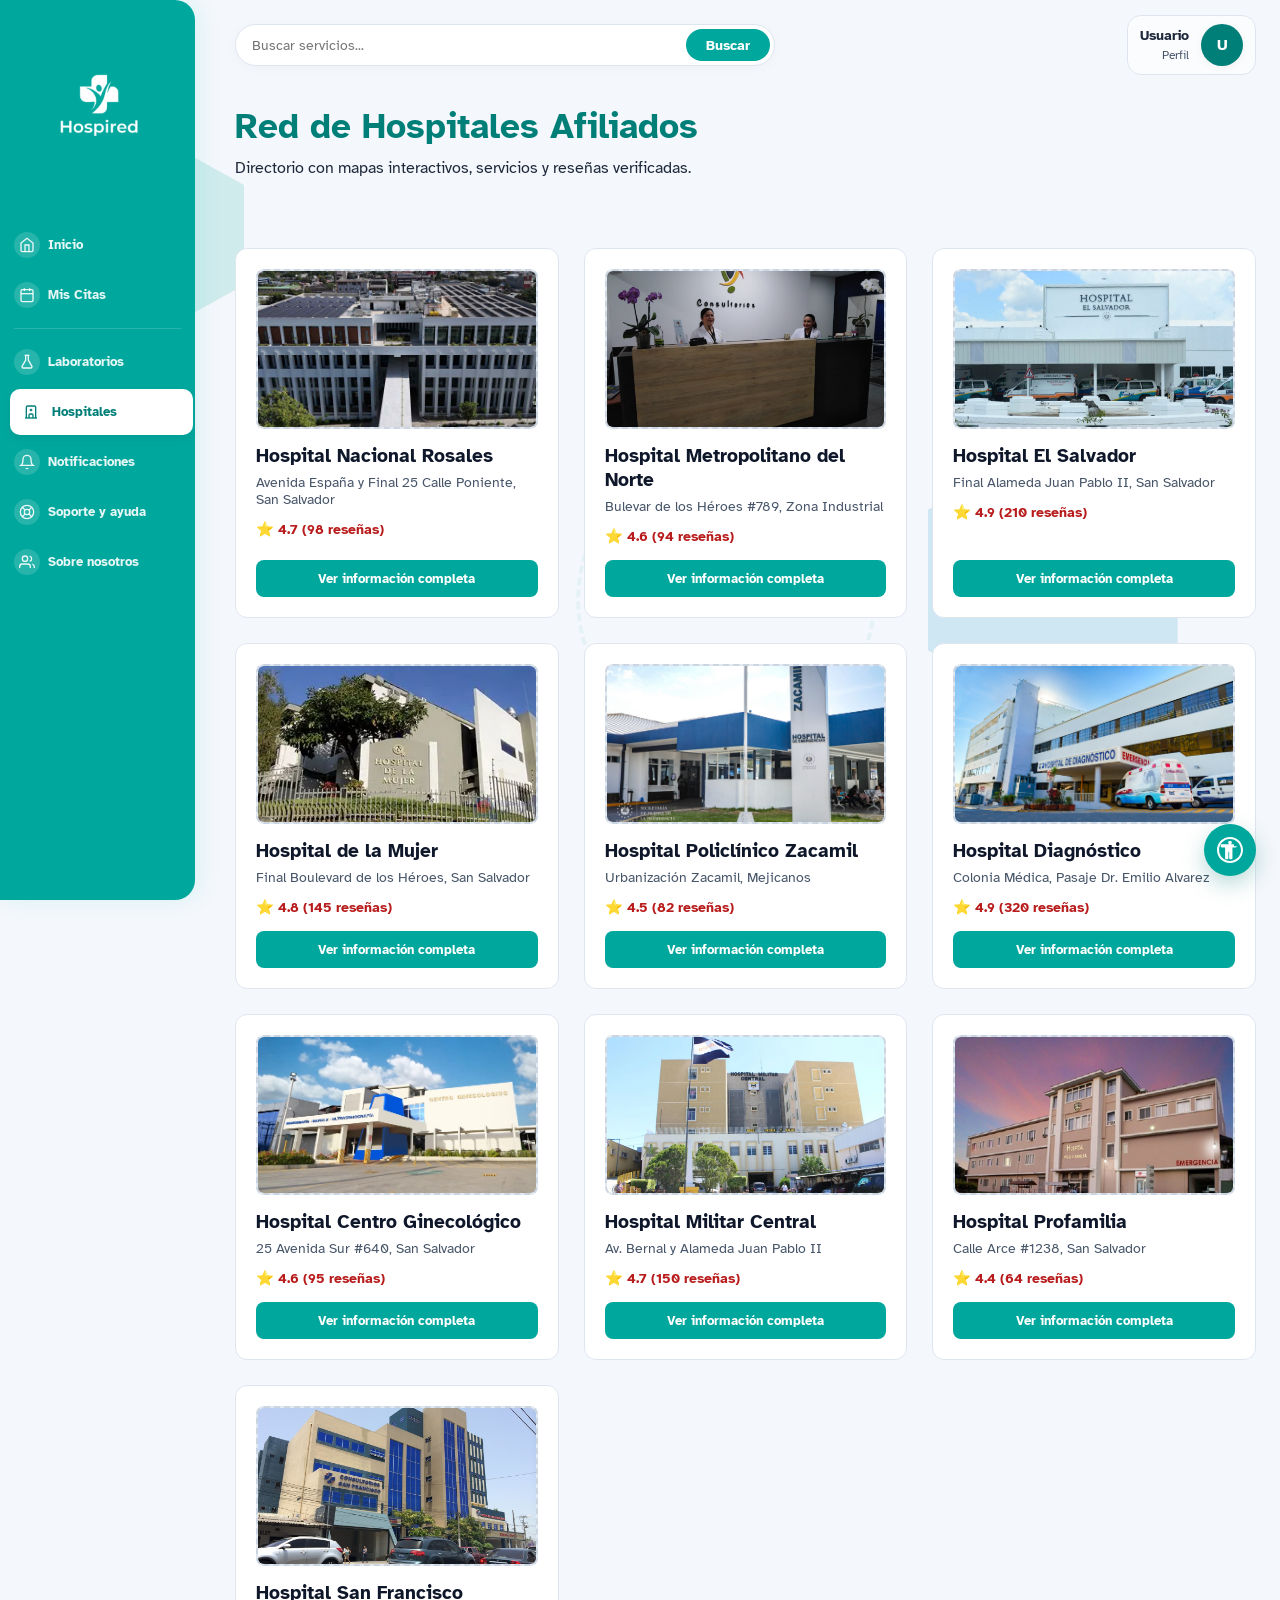
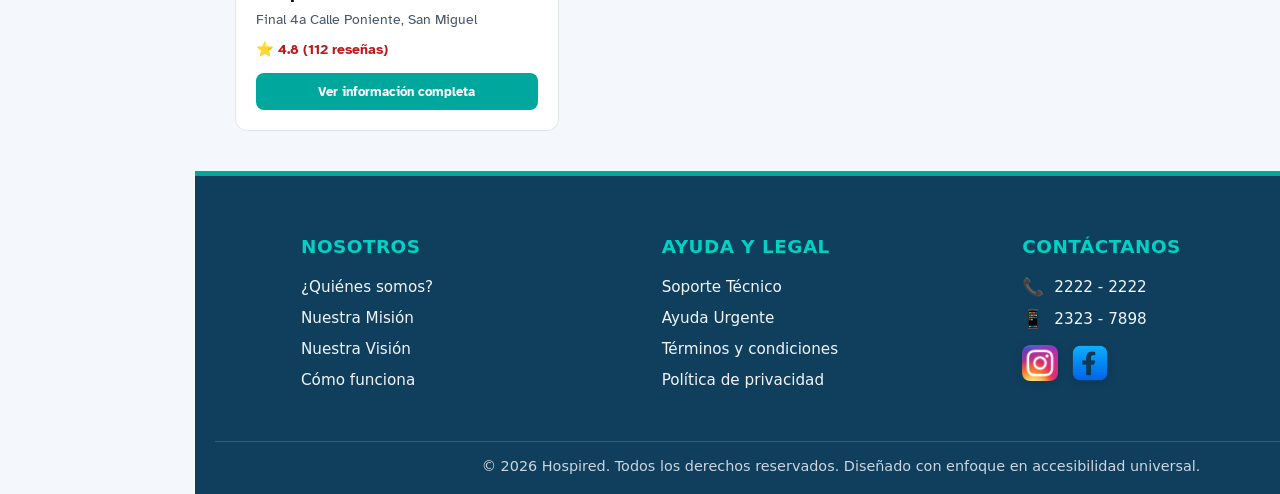
<file: hospitales.html>
<!DOCTYPE html>
<html lang="es">
<head>
    <meta charset="UTF-8">
    <meta name="viewport" content="width=device-width, initial-scale=1.0">
    <title>Hospired - Directorio de Hospitales</title>
    <link rel="stylesheet" href="index.css">
    <script src="centro-detalle.js"></script>
    <link rel="stylesheet" href="accesibilidad-global.css">
    <script src="accesibilidad-global.js"></script>
    <script src="centro-seleccionado.js"></script>
    <script src="perfil.js"></script>
    <style>
        html, body {
            margin: 0;
            padding: 0;
            width: 100%;
            min-height: 100vh;
            font-family: Arial, sans-serif;
            background-color: #f3f7f9;
            background-image:
                linear-gradient(rgba(0, 167, 157, 0.03) 1px, transparent 1px),
                linear-gradient(90deg, rgba(0, 167, 157, 0.03) 1px, transparent 1px);
            background-size: 40px 40px;
            background-attachment: fixed;
            color: var(--color-text-main);
        }

        body {
            display: flex;
            align-items: flex-start;
            position: relative;
            isolation: isolate;
        }

        .directory-header { margin-bottom: 30px;}
        .directory-header h1 { color: var(--color-primary-dark); font-size: 2.2rem; margin-bottom: 10px; }
        .directory-grid { display: grid; grid-template-columns: repeat(auto-fill, minmax(320px, 1fr)); gap: 25px; 
        }
        .directory-card { background: var(--color-surface); border: 1px solid var(--color-border); border-radius: 12px; padding: 20px; display: flex; flex-direction: column; justify-content: space-between; transition: transform 0.2s; }
        .directory-card:hover { transform: translateY(-4px); box-shadow: 0 10px 25px rgba(0,0,0,0.05); }
        
        .card-img-frame { width: 100%; height: 160px; background: #e2e8f0; border-radius: 8px; margin-bottom: 15px; display: flex; align-items: center; justify-content: center; color: #64748b; font-size: 0.85rem; border: 2px dashed #cbd5e1; overflow: hidden; }
        
        .card-title { font-size: 1.2rem; font-weight: 700; color: #0f172a; margin-bottom: 6px; }
        .card-address { font-size: 0.85rem; color: var(--color-text-muted); margin-bottom: 12px; }
        .card-rating { font-size: 0.9rem; font-weight: bold; color: #b91c1c; margin-bottom: 15px; display: flex; align-items: center; gap: 5px; }
        
        .btn-solid-dark { background: #00A79D; color: white; border: none; padding: 10px 16px; border-radius: 8px; font-weight: 600; cursor: pointer; width: 100%; text-align: center; }
        .btn-solid-dark:hover { background: #007F78; }

        .modal-overlay { display: none; position: fixed; top: 0; left: 0; width: 100%; height: 100%; background: rgba(15, 23, 42, 0.6); backdrop-filter: blur(4px); z-index: 3000; align-items: center; justify-content: center; overflow-y: auto; padding: 20px; }
        .modal-overlay.active { display: flex; }
        .modal-content { background: var(--color-surface); width: 100%; max-width: 650px; border-radius: 16px; padding: 30px; position: relative; max-height: 90vh; overflow-y: auto; box-shadow: 0 20px 40px rgba(0,0,0,0.15); }
        .modal-close { position: absolute; top: 20px; right: 20px; background: none; border: none; font-size: 1.5rem; cursor: pointer; color: var(--color-text-muted); }

        .catalog-map { width: 100%; height: 200px; margin: 0 0 15px; overflow: hidden; border: 1px solid #cbd5e1; border-radius: 10px; background: #e2e8f0; }
        .catalog-map iframe { width: 100%; height: 100%; border: 0; }
        
        .modal-section-title { font-size: 1.1rem; font-weight: 700; color: #0f172a; margin: 20px 0 10px 0; display: flex; align-items: center; gap: 8px; }
        
        .service-dropdown-item { background: #f8fafc; border: 1px solid #e2e8f0; border-radius: 8px; padding: 12px 15px; margin-bottom: 8px; display: flex; justify-content: space-between; align-items: center; font-weight: 600; color: #0f172a; }
        .service-price { background: #fee2e2; color: #991b1b; padding: 4px 10px; border-radius: 6px; font-size: 0.85rem; }

        /* Sistema de Reseñas y Comentarios Interactivos */
        .reviews-container { background: #f8fafc; border: 1px solid #e2e8f0; border-radius: 10px; padding: 15px; margin-top: 15px; }
        .review-input-box { display: flex; flex-direction: column; gap: 10px; margin-bottom: 15px; }
        .review-input-box textarea { width: 100%; padding: 10px; border-radius: 6px; border: 1px solid #cbd5e1; resize: vertical; min-height: 60px; font-family: inherit; }
        .star-rating-picker { display: flex; gap: 5px; font-size: 1.4rem; cursor: pointer; color: #cbd5e1; }
        .star-rating-picker .star.selected, .star-rating-picker .star:hover { color: #f59e0b; }
        .review-list { display: flex; flex-direction: column; gap: 10px; max-height: 180px; overflow-y: auto; }
        .review-item { background: white; padding: 10px; border-radius: 6px; border: 1px solid #e2e8f0; font-size: 0.85rem; }
    </style>
</head>
<body id="page-body">

<div class="shape-decor shape-1"></div>
<div class="shape-decor shape-2"></div>
<div class="shape-decor shape-3"></div>

<aside class="sidebar" role="navigation" aria-label="Navegación lateral">
    <div class="brand-container">
        <a class="brand" href="index.html" aria-label="Inicio Hospired">
            <img src="login/Hospired.logo.png" alt="Logo de Hospired">
        </a>
    </div>

    <nav class="vertical-menu">
        <button class="menu-item" onclick="location.href='index.html'">
            <span class="menu-item-icon"><svg viewBox="0 0 24 24" width="16" height="16" fill="none" stroke="currentColor" stroke-width="2"><path d="M3 9l9-7 9 7v11a2 2 0 0 1-2 2H5a2 2 0 0 1-2-2z"></path><polyline points="9 22 9 12 15 12 15 22"></polyline></svg></span>
            <span>Inicio</span>
        </button>

        <button class="menu-item" onclick="location.href='citas.unificado.html'">
            <span class="menu-item-icon"><svg viewBox="0 0 24 24" width="16" height="16" fill="none" stroke="currentColor" stroke-width="2"><rect x="3" y="4" width="18" height="18" rx="2" ry="2"></rect><line x1="16" y1="2" x2="16" y2="6"></line><line x1="8" y1="2" x2="8" y2="6"></line><line x1="3" y1="10" x2="21" y2="10"></line></svg></span>
            <span>Mis Citas</span>
        </button>

        <hr style="border: 0; border-top: 1px solid rgba(255,255,255,0.15); margin: 6px 8px;">

        <button class="menu-item" onclick="location.href='laboratorios.html'">
            <span class="menu-item-icon"><svg viewBox="0 0 24 24" width="16" height="16" fill="none" stroke="currentColor" stroke-width="2"><path d="M10 2v7.31L4.75 18.1A2 2 0 0 0 6.47 21h11.06a2 2 0 0 0 1.72-2.9L14 9.31V2"></path><line x1="8.5" y1="2" x2="15.5" y2="2"></line></svg></span>
            <span>Laboratorios</span>
        </button>
        <button class="menu-item active" onclick="location.href='hospitales.html'">
            <span class="menu-item-icon"><svg viewBox="0 0 24 24" width="16" height="16" fill="none" stroke="currentColor" stroke-width="2"><path d="M3 21h18"></path><path d="M5 21V5a2 2 0 0 1 2-2h10a2 2 0 0 1 2 2v16"></path><path d="M9 21v-4a2 2 0 0 1 2-2h2a2 2 0 0 1 2 2v4"></path><line x1="10" y1="9" x2="14" y2="9"></line><line x1="12" y1="7" x2="12" y2="11"></line></svg></span>
            <span>Hospitales</span>
        </button>
        <button class="menu-item" onclick="location.href='Notificaciones.html'">
            <span class="menu-item-icon"><svg viewBox="0 0 24 24" width="16" height="16" fill="none" stroke="currentColor" stroke-width="2"><path d="M18 8A6 6 0 0 0 6 8c0 7-3 9-3 9h18s-3-2-3-9"></path><path d="M13.73 21a2 2 0 0 1-3.46 0"></path></svg></span>
            <span>Notificaciones</span>
        </button>

        <button class="menu-item" onclick="location.href='soporte_y_ayuda.html'">
            <span class="menu-item-icon"><svg viewBox="0 0 24 24" width="16" height="16" fill="none" stroke="currentColor" stroke-width="2"><circle cx="12" cy="12" r="10"></circle><circle cx="12" cy="12" r="4"></circle><line x1="4.93" y1="4.93" x2="9.17" y2="9.17"></line><line x1="14.83" y1="14.83" x2="19.07" y2="19.07"></line><line x1="14.83" y1="9.17" x2="18.36" y2="5.64"></line><line x1="4.93" y1="19.07" x2="9.17" y2="14.83"></line></svg></span>
            <span>Soporte y ayuda</span>
        </button>

        <a class="menu-item" href="index.html#quienes-somos">
            <span class="menu-item-icon"><svg viewBox="0 0 24 24" width="16" height="16" fill="none" stroke="currentColor" stroke-width="2"><path d="M17 21v-2a4 4 0 0 0-4-4H5a4 4 0 0 0-4 4v2"></path><circle cx="9" cy="7" r="4"></circle><path d="M23 21v-2a4 4 0 0 0-3-3.87"></path><path d="M16 3.13a4 4 0 0 1 0 7.75"></path></svg></span>
            <span>Sobre nosotros</span>
        </a>
    </nav>
</aside>

<div class="main-container">
    <header class="top-navbar" role="banner">
        <div class="search-container">
            <form class="search-form" role="search" onsubmit="event.preventDefault();">
                <input type="search" id="searchInput" name="query" placeholder="Buscar servicios..." aria-label="Buscar servicios médicos" autocomplete="off">
                <button type="submit" aria-label="Ejecutar búsqueda">Buscar</button>
            </form>
            <div id="searchResultsDropdown" class="search-results-dropdown"></div>
        </div>

        <div class="right-utilities">
            <button type="button" class="profile" id="sharedProfileTrigger" aria-label="Abrir perfil del usuario" onclick="openSharedProfileModal()">
                <div class="avatar" id="sharedProfileAvatar" aria-hidden="true">MJ</div>
                <div class="account">
                    <span class="name" id="sharedProfileName">Perfil</span>
                    <span class="hint" id="sharedProfileHint">Perfil</span>
                </div>
            </button>
        </div>
    </header>

    <main class="content-body">
        <div class="directory-header">
            <h1>Red de Hospitales Afiliados</h1>
            <p>Directorio con mapas interactivos, servicios y reseñas verificadas.</p>
        </div>
        <div class="directory-grid" id="hospital-grid"></div>
    </main>
</div>

<!-- Modal -->
<div id="infoModal" class="modal-overlay">
    <div class="modal-content">
        <button class="modal-close" onclick="closeModal()">✕</button>
        <div id="modalBodyContent"></div>
    </div>
</div>

<!-- Filtros SVG ocultos para Daltonismo (Añadir al final del <body> en todas las páginas) -->
<svg aria-hidden="true" focusable="false" style="display:none;">
  <filter id="protanopia-filter">
    <feColorMatrix type="matrix" values="0.567, 0.433, 0,     0, 0,
                                       0.558, 0.442, 0,     0, 0,
                                       0,     0.242, 0.758, 0, 0,
                                       0,     0,     0,     1, 0"/>
  </filter>
  <filter id="deuteranopia-filter">
    <feColorMatrix type="matrix" values="0.625, 0.375, 0,   0, 0,
                                       0.7,   0.3,   0,   0, 0,
                                       0,     0.3,   0.7, 0, 0,
                                       0,     0,     0,   1, 0"/>
  </filter>
  <filter id="tritanopia-filter">
    <feColorMatrix type="matrix" values="0.95,  0.05,  0,     0, 0,
                                       0,     0.433, 0.567, 0, 0,
                                       0,     0.475, 0.525, 0, 0,
                                       0,     0,     0,     1, 0"/>
  </filter>
</svg>

<script>
    const hospitales = [
        { id: 1, nombre: "Hospital Nacional Rosales", dir: "Avenida España y Final 25 Calle Poniente, San Salvador", rating: 4.7, count: 98, lat: 13.6989, lng: -89.1914, imagen: "img.hospitales/Hospital.Nacional.RosaleS.jpg", servicios: [{nombre: "Medicina Interna", precio: "$50.00"}, {nombre: "Urgencias 24/7", precio: "$40.00"}], comentarios: [{user: "Carlos M.", text: "Muy buena atención en urgencias.", rating: 5}] },
        { id: 2, nombre: "Hospital Metropolitano del Norte", dir: "Bulevar de los Héroes #789, Zona Industrial", rating: 4.6, count: 94, lat: 13.7150, lng: -89.2050, imagen: "img.hospitales/Hospital.Metropolitano.Del.Norte.jpg", servicios: [{nombre: "Cardiología", precio: "$65.00"}, {nombre: "Pediatría", precio: "$45.00"}], comentarios: [{user: "Ana P.", text: "Instalaciones limpias y ordenadas.", rating: 4}] },
        { id: 3, nombre: "Hospital El Salvador", dir: "Final Alameda Juan Pablo II, San Salvador", rating: 4.9, count: 210, lat: 13.7080, lng: -89.2120, imagen: "img.hospitales/Hospital.El.Salvador.jpg", servicios: [{nombre: "Cuidados Intensivos", precio: "$120.00"}], comentarios: [] },
        { id: 4, nombre: "Hospital de la Mujer", dir: "Final Boulevard de los Héroes, San Salvador", rating: 4.8, count: 145, lat: 13.7180, lng: -89.2080, imagen: "img.hospitales/Hospital.De.La.Mujer.webp", servicios: [{nombre: "Ginecología", precio: "$50.00"}], comentarios: [] },
        { id: 5, nombre: "Hospital Policlínico Zacamil", dir: "Urbanización Zacamil, Mejicanos", rating: 4.5, count: 82, lat: 13.7320, lng: -89.2220, imagen: "img.hospitales/Hospital.Policlinico.Zacamil.jpg", servicios: [{nombre: "Medicina General", precio: "$25.00"}], comentarios: [] },
        { id: 6, nombre: "Hospital Diagnóstico", dir: "Colonia Médica, Pasaje Dr. Emilio Alvarez", rating: 4.9, count: 320, lat: 13.6995, lng: -89.1950, imagen: "img.hospitales/Hospital.Diagnostico.Escalon.png", servicios: [{nombre: "Neurocirugía", precio: "$150.00"}], comentarios: [] },
        { id: 7, nombre: "Hospital Centro Ginecológico", dir: "25 Avenida Sur #640, San Salvador", rating: 4.6, count: 95, lat: 13.6920, lng: -89.1980, imagen: "img.hospitales/Centro.Ginecologico.jpeg", servicios: [{nombre: "Fertilidad", precio: "$130.00"}], comentarios: [] },
        { id: 8, nombre: "Hospital Militar Central", dir: "Av. Bernal y Alameda Juan Pablo II", rating: 4.7, count: 150, lat: 13.7120, lng: -89.2150, imagen: "img.hospitales/Hospital.Militar.Central.webp", servicios: [{nombre: "Traumatología", precio: "$60.00"}], comentarios: [] },
        { id: 9, nombre: "Hospital Profamilia", dir: "Calle Arce #1238, San Salvador", rating: 4.4, count: 64, lat: 13.6970, lng: -89.2010, imagen: "img.hospitales/Hospital.Profamilia.jpg", servicios: [{nombre: "Planificación", precio: "$30.00"}], comentarios: [] },
        { id: 10, nombre: "Hospital San Francisco", dir: "Final 4a Calle Poniente, San Miguel", rating: 4.8, count: 112, lat: 13.4830, lng: -88.1750, imagen: "img.hospitales/Hospital.San.Francisco.San.Miguel.jpg", servicios: [{nombre: "Radiología", precio: "$75.00"}], comentarios: [] }
    ];

    let currentSelectedRating = 5;

    const hospitalDetails = {
        1: { phone: '2222-1111', hours: '24 horas / Emergencias habilitadas' },
        2: { phone: '2233-4455', hours: 'Lunes a Domingo: 6:00 AM - 10:00 PM' },
        3: { phone: '2244-5566', hours: '24 horas / Emergencias habilitadas' },
        4: { phone: '2255-6677', hours: 'Lunes a Domingo: 7:00 AM - 8:00 PM' },
        5: { phone: '2266-7788', hours: 'Lunes a Viernes: 7:00 AM - 5:00 PM' },
        6: { phone: '2277-8899', hours: '24 horas / Emergencias habilitadas' },
        7: { phone: '2288-9900', hours: 'Lunes a Sábado: 7:00 AM - 6:00 PM' },
        8: { phone: '2299-0011', hours: '24 horas / Emergencias habilitadas' },
        9: { phone: '2211-2233', hours: 'Lunes a Sábado: 7:00 AM - 5:00 PM' },
        10: { phone: '2200-3344', hours: 'Lunes a Domingo: 8:00 AM - 8:00 PM' }
    };

    const grid = document.getElementById('hospital-grid');

    function getPreferredLanguage() {
        try {
            return JSON.parse(localStorage.getItem('hospired_accessibility_preferences') || '{}').language || 'es';
        } catch (error) {
            return 'es';
        }
    }

    function getCatalogCopy() {
        const isEnglish = getPreferredLanguage() === 'en';
        return {
            viewDetails: isEnglish ? 'View full information' : 'Ver información completa',
            reviewsLabel: isEnglish ? 'reviews' : 'reseñas',
            reserve: isEnglish ? 'Book appointment' : 'Reservar Cita',
            address: isEnglish ? 'Address' : 'Dirección',
            phone: isEnglish ? 'Contact phone' : 'Teléfono de Contacto',
            hours: isEnglish ? 'Opening hours' : 'Horarios de Atención',
            services: isEnglish ? 'Medical services and rates' : 'Servicios y Tarifas Médicas',
            reviews: isEnglish ? 'Patient reviews and comments' : 'Reseñas y Comentarios de Pacientes',
            noReviews: isEnglish ? 'No comments yet. Be the first to share your opinion!' : 'Aún no hay comentarios. ¡Sé el primero en opinar!',
            rateStars: isEnglish ? 'Rate with stars:' : 'Puntúa con estrellas:',
            placeholder: isEnglish ? 'Write your comment or opinion about this hospital...' : 'Escribe tu comentario u opinión sobre este hospital...',
            sendReview: isEnglish ? 'Send comment' : 'Enviar Comentario',
            emptySearch: isEnglish ? 'No results found' : 'No se encontraron resultados',
            pageHeader: isEnglish ? 'Affiliated Hospital Network' : 'Red de Hospitales Afiliados',
            pageSubtitle: isEnglish ? 'Directory with interactive maps, services and verified reviews.' : 'Directorio con mapas interactivos, servicios y reseñas verificadas.',
            profileLabel: isEnglish ? 'Profile' : 'Perfil',
            menuInicio: isEnglish ? 'Home' : 'Inicio',
            menuCitas: isEnglish ? 'My appointments' : 'Mis Citas',
            menuLab: isEnglish ? 'Laboratories' : 'Laboratorios',
            menuHospital: isEnglish ? 'Hospitals' : 'Hospitales',
            menuNoti: isEnglish ? 'Notifications' : 'Notificaciones',
            menuSupport: isEnglish ? 'Support and help' : 'Soporte y ayuda',
            menuAbout: isEnglish ? 'About us' : 'Sobre nosotros',
            searchPlaceholder: isEnglish ? 'Search medical services...' : 'Buscar servicios...'
        };
    }

    function syncSharedProfile() {
        sessionStorage.setItem('hospired_active_role', 'patient');
        const profile = JSON.parse(localStorage.getItem('hospired_patient_profile') || 'null');
        const saved = JSON.parse(localStorage.getItem('hospired_logged_user') || 'null');
        const data = profile || saved || {};
        const name = data.fullName || data.name || data.nombre || data.institutionName || 'Usuario';
        const avatar = document.getElementById('sharedProfileAvatar');
        const nameEl = document.getElementById('sharedProfileName');
        const hintEl = document.getElementById('sharedProfileHint');
        if (avatar && nameEl && hintEl) {
            avatar.textContent = (name.split(' ').map(word => word.charAt(0)).join('').slice(0, 2) || 'M').toUpperCase();
            nameEl.textContent = name;
            hintEl.textContent = getCatalogCopy().profileLabel;
        }
    }

    function applyHospitalLanguage() {
        const copy = getCatalogCopy();
        const title = document.querySelector('.directory-header h1');
        const subtitle = document.querySelector('.directory-header p');
        if (title) title.textContent = copy.pageHeader;
        if (subtitle) subtitle.textContent = copy.pageSubtitle;

        const input = document.getElementById('searchInput');
        if (input) {
            input.placeholder = copy.searchPlaceholder;
            input.setAttribute('aria-label', copy.searchPlaceholder === 'Search medical services...' ? 'Search medical services' : 'Buscar servicios médicos');
        }
        renderGrid();
    }

    syncSharedProfile();
    applyHospitalLanguage();
    window.addEventListener('hospired-language-change', () => {
        syncSharedProfile();
        applyHospitalLanguage();
    });

    function renderGrid() {
        const copy = getCatalogCopy();
        grid.innerHTML = "";
        hospitales.forEach(h => {
            grid.innerHTML += `
                <div class="directory-card">
                    <div>
                        <div class="card-img-frame">
                            <img src="${h.imagen}" alt="${h.nombre}" style="width:100%; height:100%; object-fit:cover;">
                        </div>
                        <h3 class="card-title">${h.nombre}</h3>
                        <div class="card-address">${h.dir}</div>
                        <div class="card-rating">⭐ ${h.rating} (${h.count} ${copy.reviewsLabel})</div>
                    </div>
                    <button class="btn-solid-dark" onclick="openModal(${h.id})">${copy.viewDetails}</button>
                </div>
            `;
        });
    }
    renderGrid();

    const modal = document.getElementById('infoModal');
    const modalBody = document.getElementById('modalBodyContent');

    function openModal(id) {
        const item = hospitales.find(x => x.id === id);
        const details = hospitalDetails[item.id];
        const copy = getCatalogCopy();
        currentSelectedRating = 5;

        let serviciosHtml = item.servicios.map(s => `
            <div class="service-dropdown-item">
                <span>${s.nombre}</span>
                <span class="service-price">${s.precio} ▼</span>
            </div>
        `).join('');

        let comentariosHtml = item.comentarios.length > 0 ? item.comentarios.map(c => `
            <div class="review-item">
                <strong>${c.user}</strong> (${c.rating} ⭐)<br>
                <span>${c.text}</span>
            </div>
        `).join('') : `<p style="font-size:0.85rem; color:#64748b;">${copy.noReviews}</p>`;

        modalBody.innerHTML = `
            <h2 style="color:var(--color-primary-dark); margin-bottom:10px;">${item.nombre}</h2>
            <div class="catalog-map">
                <iframe src="https://maps.google.com/maps?q=${item.lat},${item.lng}&z=15&output=embed" title="Mapa de ubicación de ${item.nombre}" loading="lazy" allowfullscreen></iframe>
            </div>
            <button class="btn-solid-dark" type="button" onclick="reservarCitaCentro('${item.nombre}', 'hospital', '${item.dir}')">${copy.reserve}</button>

            <div class="catalog-info-fields">
                <div class="catalog-info-field"><span>${copy.address}</span><strong>${item.dir}</strong></div>
                <div class="catalog-info-field"><span>${copy.phone}</span><strong>${details.phone}</strong></div>
                <div class="catalog-info-field"><span>${copy.hours}</span><strong>${details.hours}</strong></div>
            </div>

            <div class="modal-section-title"> ${copy.services}</div>
            ${serviciosHtml}

            <div class="modal-section-title"> ${copy.reviews}</div>
            <div class="reviews-container">
                <div class="review-input-box">
                    <label style="font-size:0.85rem; font-weight:600; color:#0f172a;">${copy.rateStars}</label>
                    <div class="star-rating-picker" id="starPicker">
                        <span class="star selected" onclick="setRating(1)">★</span>
                        <span class="star selected" onclick="setRating(2)">★</span>
                        <span class="star selected" onclick="setRating(3)">★</span>
                        <span class="star selected" onclick="setRating(4)">★</span>
                        <span class="star selected" onclick="setRating(5)">★</span>
                    </div>
                    <textarea id="reviewText" placeholder="${copy.placeholder}"></textarea>
                    <button class="btn-solid-dark" onclick="enviarResena(${item.id})">${copy.sendReview}</button>
                </div>
                <div class="review-list" id="reviewListContainer">
                    ${comentariosHtml}
                </div>
            </div>
        `;
        modal.classList.add('active');
    }

    function setRating(val) {
        currentSelectedRating = val;
        const stars = document.querySelectorAll('#starPicker .star');
        stars.forEach((s, idx) => {
            if(idx < val) s.classList.add('selected');
            else s.classList.remove('selected');
        });
    }

    function enviarResena(id) {
        const text = document.getElementById('reviewText').value.trim();
        if(!text) { alert("Por favor, escribe un comentario."); return; }
        
        let item = hospitales.find(x => x.id === id);
        item.comentarios.unshift({ user: "Tú (Paciente)", text: text, rating: currentSelectedRating });
        item.count += 1;
        
        // Recalcular promedio simulado
        let suma = item.comentarios.reduce((acc, curr) => acc + curr.rating, currentSelectedRating);
        item.rating = ((suma / (item.comentarios.length)) ).toFixed(1);

        renderGrid();
        openModal(id); // Refrescar modal
    }

    function closeModal() { modal.classList.remove('active'); }
    modal.addEventListener('click', (e) => { if(e.target === modal) closeModal(); });

    const searchInput = document.getElementById('searchInput');
    const searchResultsDropdown = document.getElementById('searchResultsDropdown');
    const dataSources = [
        'Hospital Internacional San Jude',
        'Hospital Metropolitano del Norte',
        'Hospital de Especialidades San Rafael',
        'Centro Médico Alborada',
        'Laboratorios Clínicos Biolab',
        'Laboratorios Diagnóstica Express',
        'Citas médicas',
        'Exámenes de sangre',
        'Atención urgente',
        'Consulta general'
    ];

    searchInput?.addEventListener('input', () => {
        const query = searchInput.value.toLowerCase().trim();
        searchResultsDropdown.innerHTML = '';

        if (query.length > 1) {
            const filteredResults = dataSources.filter(item => item.toLowerCase().includes(query));
            if (filteredResults.length > 0) {
                filteredResults.forEach(result => {
                    const resultItem = document.createElement('a');
                    resultItem.href = '#';
                    resultItem.classList.add('search-result-item');
                    resultItem.textContent = result;
                    resultItem.addEventListener('click', (e) => {
                        e.preventDefault();
                        searchInput.value = result;
                        searchResultsDropdown.classList.remove('show');
                    });
                    searchResultsDropdown.appendChild(resultItem);
                });
                searchResultsDropdown.classList.add('show');
            } else {
                const noResult = document.createElement('div');
                noResult.classList.add('search-result-item');
                noResult.textContent = 'No se encontraron resultados';
                searchResultsDropdown.appendChild(noResult);
                searchResultsDropdown.classList.add('show');
            }
        } else {
            searchResultsDropdown.classList.remove('show');
        }
    });

    document.addEventListener('click', (event) => {
        if (!event.target.closest('.search-container')) {
            searchResultsDropdown?.classList.remove('show');
        }
    });

</script>

<footer class="site-footer" role="contentinfo">
    <div class="footer-content">
        <div class="footer-links-container footer-vertical">
            <nav class="footer-column" aria-label="Navegación del pie de página: Nosotros">
                <h4>Nosotros</h4>
                <ul>
                    <li><a href="index.html#quienes-somos">¿Quiénes somos?</a></li>
                    <li><a href="index.html#mision">Nuestra Misión</a></li>
                    <li><a href="index.html#vision">Nuestra Visión</a></li>
                    <li><a href="index.html#como-funciona">Cómo funciona</a></li>
                </ul>
            </nav>
            <nav class="footer-column" aria-label="Navegación del pie de página: Soporte y Legal">
                <h4>Ayuda y Legal</h4>
                <ul>
                    <li><a href="soporte_y_ayuda.html">Soporte Técnico</a></li>
                    <li><a href="index.html#ayuda-urgente">Ayuda Urgente</a></li>
                    <li><a href="index.html#terminos">Términos y condiciones</a></li>
                    <li><a href="index.html#privacidad">Política de privacidad</a></li>
                </ul>
            </nav>
            <div class="footer-column">
                <h4>Contáctanos</h4>
                <ul class="contact-list">
                    <li><a href="tel:22222222"><span class="phone-icon" aria-hidden="true">📞</span> 2222 - 2222</a></li>
                    <li><a href="tel:23237898"><span class="phone-icon" aria-hidden="true">📱</span> 2323 - 7898</a></li>
                </ul>
                <div class="social-icons-container social-icons-inline">
                    <a href="https://www.instagram.com/hospired_es?igsh=YXN0dHFocnF6NTZh" target="_blank" rel="noopener" aria-label="Visitar nuestro perfil oficial de Instagram (abre en una nueva pestaña)">
                        <img src="instagram-8203531_1280.png" alt="Instagram de Hospired">
                    </a>
                    <a href="https://facebook.com/hospired" target="_blank" rel="noopener" aria-label="Visitar nuestra página oficial de Facebook (abre en una nueva pestaña)">
                        <img src="image-removebg-preview.png" alt="Facebook de Hospired">
                    </a>
                </div>
            </div>
        </div>
    </div>
    <div class="footer-bottom">
        <p>&copy; 2026 Hospired. Todos los derechos reservados. Diseñado con enfoque en accesibilidad universal.</p>
    </div>
</footer>
</body>
</html>
</file>
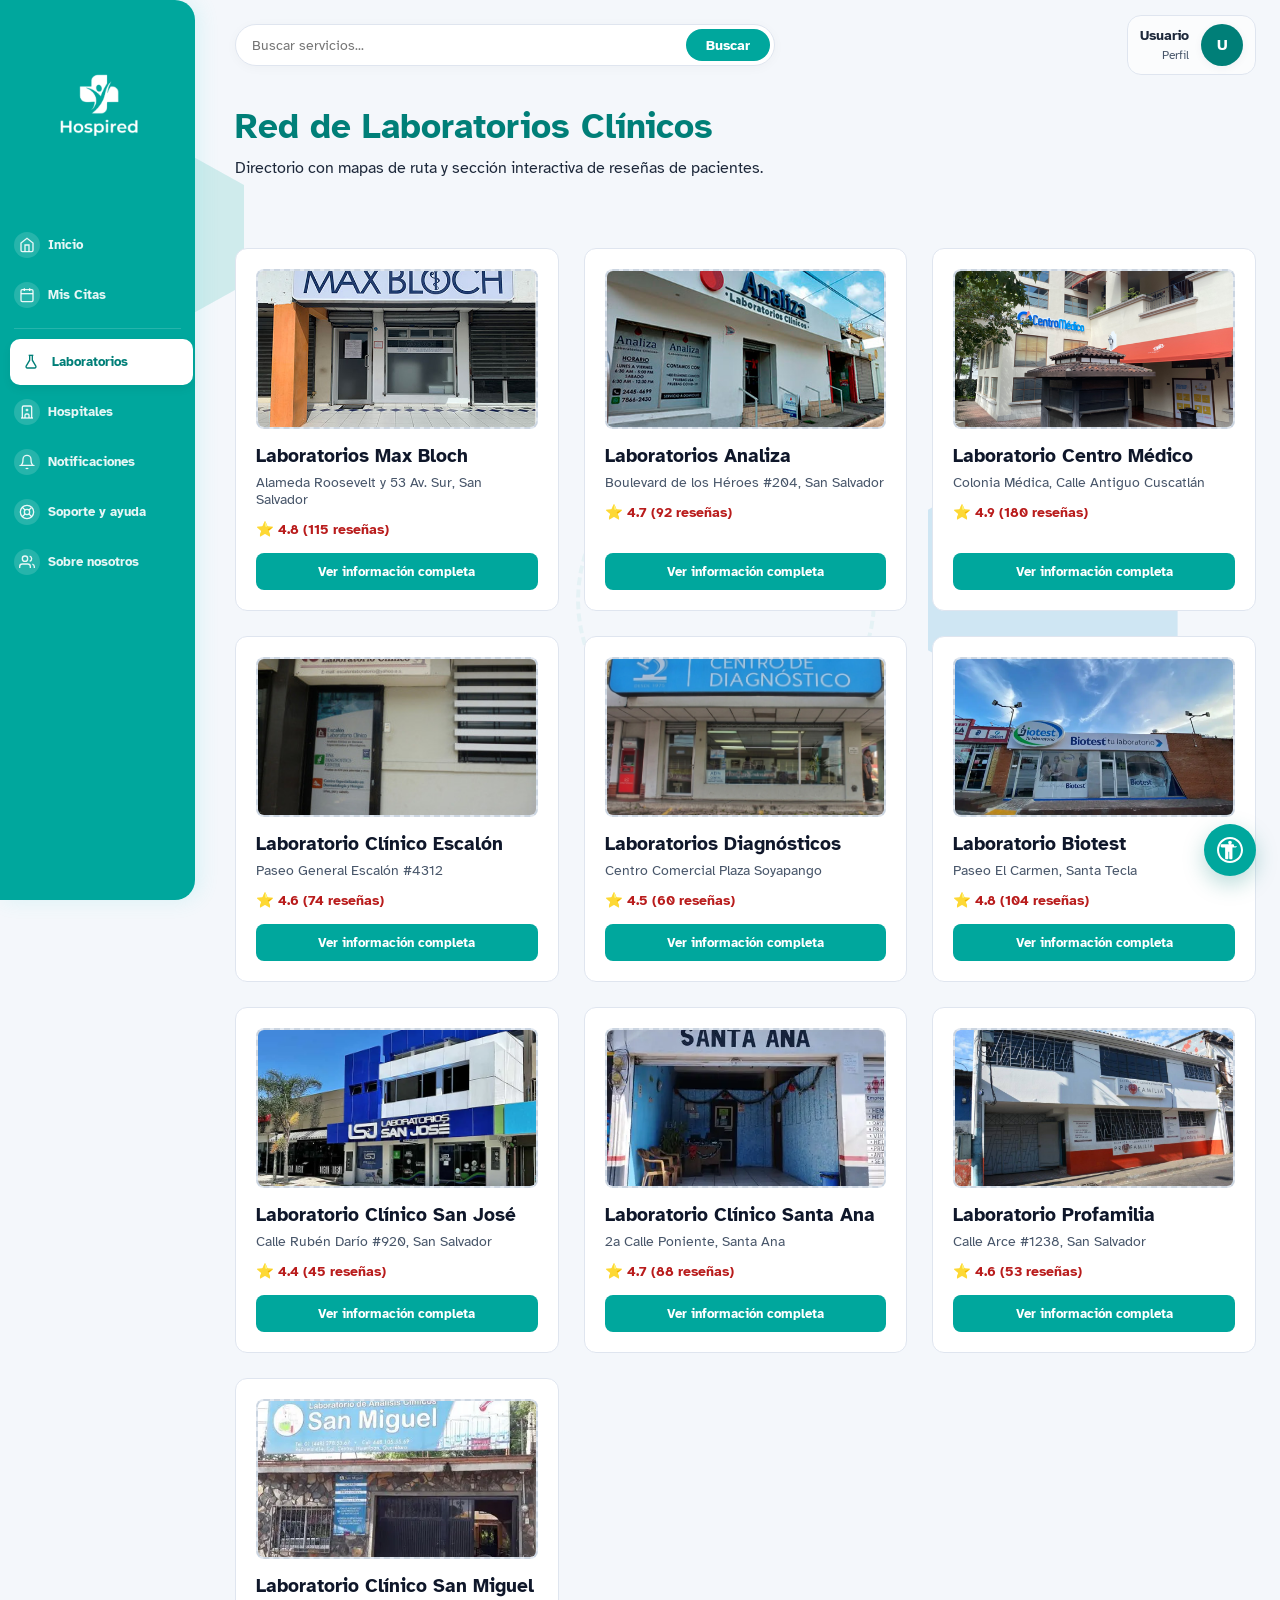
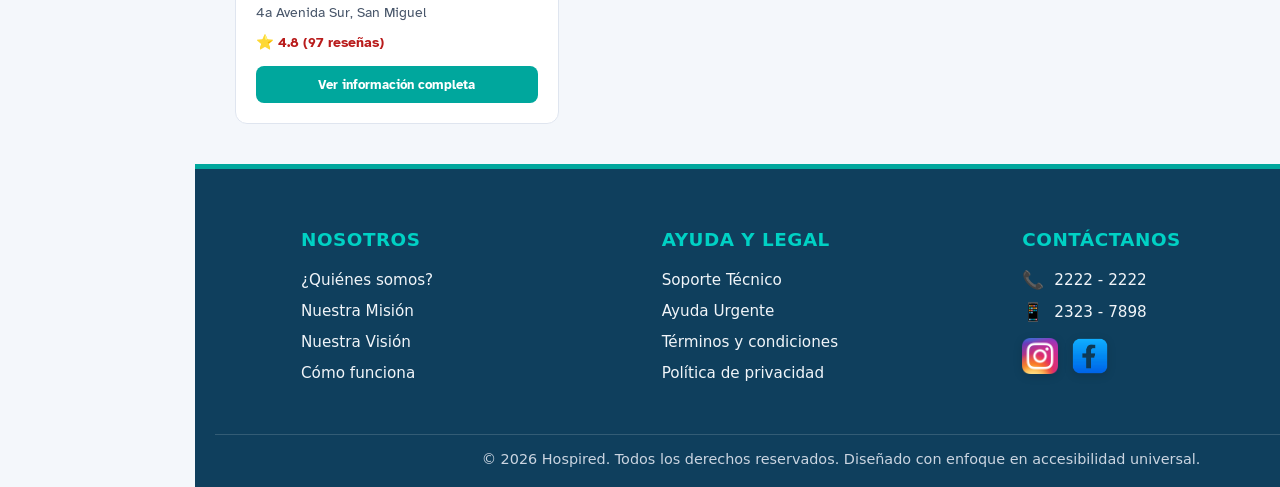
<file: laboratorios.html>
<!DOCTYPE html>
<html lang="es">
<head>
    <meta charset="UTF-8">
    <meta name="viewport" content="width=device-width, initial-scale=1.0">
    <title>Hospired - Directorio de Laboratorios</title>
    <link rel="stylesheet" href="index.css">
    <script src="centro-detalle.js"></script>
    <link rel="stylesheet" href="accesibilidad-global.css">
    <script src="accesibilidad-global.js"></script>
    <script src="centro-seleccionado.js"></script>
    <script src="perfil.js"></script>
    <style>
        html, body {
            margin: 0;
            padding: 0;
            width: 100%;
            min-height: 100vh;
            font-family: Arial, sans-serif;
            background-color: #f3f7f9;
            background-image:
                linear-gradient(rgba(0, 167, 157, 0.03) 1px, transparent 1px),
                linear-gradient(90deg, rgba(0, 167, 157, 0.03) 1px, transparent 1px);
            background-size: 40px 40px;
            background-attachment: fixed;
            color: var(--color-text-main);
        }

        body {
            display: flex;
            align-items: flex-start;
            position: relative;
            isolation: isolate;
        }

        .directory-header { margin-bottom: 30px; }
        .directory-header h1 { color: var(--color-primary-dark); font-size: 2.2rem; margin-bottom: 10px; }
        .directory-grid { display: grid; grid-template-columns: repeat(auto-fill, minmax(320px, 1fr)); gap: 25px;   }
        .directory-card { background: var(--color-surface); border: 1px solid var(--color-border); border-radius: 12px; padding: 20px; display: flex; flex-direction: column; justify-content: space-between; transition: transform 0.2s; }
        .directory-card:hover { transform: translateY(-4px); box-shadow: 0 10px 25px rgba(0,0,0,0.05); }
        
        .card-img-frame { width: 100%; height: 160px; background: #e2e8f0; border-radius: 8px; margin-bottom: 15px; display: flex; align-items: center; justify-content: center; color: #64748b; font-size: 0.85rem; border: 2px dashed #cbd5e1; overflow: hidden; }
        
        .card-title { font-size: 1.2rem; font-weight: 700; color: #0f172a; margin-bottom: 6px; }
        .card-address { font-size: 0.85rem; color: var(--color-text-muted); margin-bottom: 12px; }
        .card-rating { font-size: 0.9rem; font-weight: bold; color: #b91c1c; margin-bottom: 15px; display: flex; align-items: center; gap: 5px; }
        
        .btn-solid-dark { background: #00A79D; color: white; border: none; padding: 10px 16px; border-radius: 8px; font-weight: 600; cursor: pointer; width: 100%; text-align: center; }
        .btn-solid-dark:hover { background: #007F78; }

        .modal-overlay { display: none; position: fixed; top: 0; left: 0; width: 100%; height: 100%; background: rgba(15, 23, 42, 0.6); backdrop-filter: blur(4px); z-index: 3000; align-items: center; justify-content: center; overflow-y: auto; padding: 20px; }
        .modal-overlay.active { display: flex; }
        .modal-content { background: var(--color-surface); width: 100%; max-width: 650px; border-radius: 16px; padding: 30px; position: relative; max-height: 90vh; overflow-y: auto; box-shadow: 0 20px 40px rgba(0,0,0,0.15); }
        .modal-close { position: absolute; top: 20px; right: 20px; background: none; border: none; font-size: 1.5rem; cursor: pointer; color: var(--color-text-muted); }

        .catalog-map { width: 100%; height: 200px; margin: 0 0 15px; overflow: hidden; border: 1px solid #cbd5e1; border-radius: 10px; background: #e2e8f0; }
        .catalog-map iframe { width: 100%; height: 100%; border: 0; }
        
        .modal-section-title { font-size: 1.1rem; font-weight: 700; color: #0f172a; margin: 20px 0 10px 0; display: flex; align-items: center; gap: 8px; }
        
        .service-dropdown-item { background: #f8fafc; border: 1px solid #e2e8f0; border-radius: 8px; padding: 12px 15px; margin-bottom: 8px; display: flex; justify-content: space-between; align-items: center; font-weight: 600; color: #0f172a; }
        .service-price { background: #fee2e2; color: #991b1b; padding: 4px 10px; border-radius: 6px; font-size: 0.85rem; }

        .reviews-container { background: #f8fafc; border: 1px solid #e2e8f0; border-radius: 10px; padding: 15px; margin-top: 15px; }
        .review-input-box { display: flex; flex-direction: column; gap: 10px; margin-bottom: 15px; }
        .review-input-box textarea { width: 100%; padding: 10px; border-radius: 6px; border: 1px solid #cbd5e1; resize: vertical; min-height: 60px; font-family: inherit; }
        .star-rating-picker { display: flex; gap: 5px; font-size: 1.4rem; cursor: pointer; color: #cbd5e1; }
        .star-rating-picker .star.selected, .star-rating-picker .star:hover { color: #f59e0b; }
        .review-list { display: flex; flex-direction: column; gap: 10px; max-height: 180px; overflow-y: auto; }
        .review-item { background: white; padding: 10px; border-radius: 6px; border: 1px solid #e2e8f0; font-size: 0.85rem; }

        @media (max-width: 1100px) {
            .directory-header,
            .directory-grid {
                margin-left: 0;
            }
        }

        @media (max-width: 768px) {
            .directory-header {
                padding: 20px 16px 0;
                margin-bottom: 20px;
            }

            .directory-header h1 {
                font-size: 1.8rem;
            }

            .directory-grid {
                grid-template-columns: minmax(0, 1fr);
                gap: 16px;
                padding: 0 16px 24px;
            }

            .modal-content {
                padding: 24px 16px;
            }

            .service-dropdown-item {
                align-items: flex-start;
                gap: 8px;
                flex-wrap: wrap;
            }
        }
    </style>
</head>
<body id="page-body">

<div class="shape-decor shape-1"></div>
<div class="shape-decor shape-2"></div>
<div class="shape-decor shape-3"></div>

<aside class="sidebar" role="navigation" aria-label="Navegación lateral">
    <div class="brand-container">
        <a class="brand" href="index.html" aria-label="Inicio Hospired">
            <img src="login/Hospired.logo.png" alt="Logo de Hospired">
        </a>
    </div>

    <nav class="vertical-menu">
        <button class="menu-item" onclick="location.href='index.html'">
            <span class="menu-item-icon"><svg viewBox="0 0 24 24" width="16" height="16" fill="none" stroke="currentColor" stroke-width="2"><path d="M3 9l9-7 9 7v11a2 2 0 0 1-2 2H5a2 2 0 0 1-2-2z"></path><polyline points="9 22 9 12 15 12 15 22"></polyline></svg></span>
            <span>Inicio</span>
        </button>

        <button class="menu-item" onclick="location.href='citas.unificado.html'">
            <span class="menu-item-icon"><svg viewBox="0 0 24 24" width="16" height="16" fill="none" stroke="currentColor" stroke-width="2"><rect x="3" y="4" width="18" height="18" rx="2" ry="2"></rect><line x1="16" y1="2" x2="16" y2="6"></line><line x1="8" y1="2" x2="8" y2="6"></line><line x1="3" y1="10" x2="21" y2="10"></line></svg></span>
            <span>Mis Citas</span>
        </button>

        <hr style="border: 0; border-top: 1px solid rgba(255,255,255,0.15); margin: 6px 8px;">

        <button class="menu-item active" onclick="location.href='laboratorios.html'">
            <span class="menu-item-icon"><svg viewBox="0 0 24 24" width="16" height="16" fill="none" stroke="currentColor" stroke-width="2"><path d="M10 2v7.31L4.75 18.1A2 2 0 0 0 6.47 21h11.06a2 2 0 0 0 1.72-2.9L14 9.31V2"></path><line x1="8.5" y1="2" x2="15.5" y2="2"></line></svg></span>
            <span>Laboratorios</span>
        </button>
        <button class="menu-item" onclick="location.href='hospitales.html'">
            <span class="menu-item-icon"><svg viewBox="0 0 24 24" width="16" height="16" fill="none" stroke="currentColor" stroke-width="2"><path d="M3 21h18"></path><path d="M5 21V5a2 2 0 0 1 2-2h10a2 2 0 0 1 2 2v16"></path><path d="M9 21v-4a2 2 0 0 1 2-2h2a2 2 0 0 1 2 2v4"></path><line x1="10" y1="9" x2="14" y2="9"></line><line x1="12" y1="7" x2="12" y2="11"></line></svg></span>
            <span>Hospitales</span>
        </button>
        <button class="menu-item" onclick="location.href='Notificaciones.html'">
            <span class="menu-item-icon"><svg viewBox="0 0 24 24" width="16" height="16" fill="none" stroke="currentColor" stroke-width="2"><path d="M18 8A6 6 0 0 0 6 8c0 7-3 9-3 9h18s-3-2-3-9"></path><path d="M13.73 21a2 2 0 0 1-3.46 0"></path></svg></span>
            <span>Notificaciones</span>
        </button>

        <button class="menu-item" onclick="location.href='soporte_y_ayuda.html'">
            <span class="menu-item-icon"><svg viewBox="0 0 24 24" width="16" height="16" fill="none" stroke="currentColor" stroke-width="2"><circle cx="12" cy="12" r="10"></circle><circle cx="12" cy="12" r="4"></circle><line x1="4.93" y1="4.93" x2="9.17" y2="9.17"></line><line x1="14.83" y1="14.83" x2="19.07" y2="19.07"></line><line x1="14.83" y1="9.17" x2="18.36" y2="5.64"></line><line x1="4.93" y1="19.07" x2="9.17" y2="14.83"></line></svg></span>
            <span>Soporte y ayuda</span>
        </button>

        <a class="menu-item" href="index.html#quienes-somos">
            <span class="menu-item-icon"><svg viewBox="0 0 24 24" width="16" height="16" fill="none" stroke="currentColor" stroke-width="2"><path d="M17 21v-2a4 4 0 0 0-4-4H5a4 4 0 0 0-4 4v2"></path><circle cx="9" cy="7" r="4"></circle><path d="M23 21v-2a4 4 0 0 0-3-3.87"></path><path d="M16 3.13a4 4 0 0 1 0 7.75"></path></svg></span>
            <span>Sobre nosotros</span>
        </a>
    </nav>
</aside>

<div class="main-container">
    <header class="top-navbar" role="banner">
        <div class="search-container">
            <form class="search-form" role="search" onsubmit="event.preventDefault();">
                <input type="search" id="searchInput" name="query" placeholder="Buscar servicios..." aria-label="Buscar servicios médicos" autocomplete="off">
                <button type="submit" aria-label="Ejecutar búsqueda">Buscar</button>
            </form>
            <div id="searchResultsDropdown" class="search-results-dropdown"></div>
        </div>

        <div class="right-utilities">
            <button type="button" class="profile" id="sharedProfileTrigger" aria-label="Abrir perfil del usuario" onclick="openSharedProfileModal()">
                <div class="avatar" id="sharedProfileAvatar" aria-hidden="true">MJ</div>
                <div class="account">
                    <span class="name" id="sharedProfileName">Perfil</span>
                    <span class="hint" id="sharedProfileHint">Perfil</span>
                </div>
            </button>
        </div>
    </header>

    <main class="content-body">
        <div class="directory-header">
            <h1>Red de Laboratorios Clínicos</h1>
            <p>Directorio con mapas de ruta y sección interactiva de reseñas de pacientes.</p>
        </div>
        <div class="directory-grid" id="lab-grid"></div>
    </main>
</div>

<!-- Modal -->
<div id="infoModal" class="modal-overlay">
    <div class="modal-content">
        <button class="modal-close" onclick="closeModal()">✕</button>
        <div id="modalBodyContent"></div>
    </div>
</div>

<script>
    const laboratorios = [
        { id: 1, nombre: "Laboratorios Max Bloch", dir: "Alameda Roosevelt y 53 Av. Sur, San Salvador", rating: 4.8, count: 115, lat: 13.7010, lng: -89.2150, imagen: "img.laboratorios/Laboratorios.Max.Bloch.jpeg", examenes: [{nombre: "Biología Molecular", precio: "$45.00"}, {nombre: "Hematología", precio: "$20.00"}], comentarios: [] },
        { id: 2, nombre: "Laboratorios Analiza", dir: "Boulevard de los Héroes #204, San Salvador", rating: 4.7, count: 92, lat: 13.7120, lng: -89.2040, imagen: "img.laboratorios/Laboratorios.Analiza.JPEG", examenes: [{nombre: "Química Sanguínea", precio: "$30.00"}], comentarios: [] },
        { id: 3, nombre: "Laboratorio Centro Médico", dir: "Colonia Médica, Calle Antiguo Cuscatlán", rating: 4.9, count: 180, lat: 13.6780, lng: -89.2450, imagen: "img.laboratorios/Laboratorio.Centro.Medico.webp", examenes: [{nombre: "Inmunología", precio: "$40.00"}], comentarios: [] },
        { id: 4, nombre: "Laboratorio Clínico Escalón", dir: "Paseo General Escalón #4312", rating: 4.6, count: 74, lat: 13.7050, lng: -89.2310, imagen: "img.laboratorios/Laborratorio.Clinico.El.Escalon..jpg", examenes: [{nombre: "Bacteriología", precio: "$25.00"}], comentarios: [] },
        { id: 5, nombre: "Laboratorios Diagnósticos", dir: "Centro Comercial Plaza Soyapango", rating: 4.5, count: 60, lat: 13.7100, lng: -89.1450, imagen: "img.laboratorios/Laboratorio.Centro.Diagnostico.jpg", examenes: [{nombre: "Perfil Lipídico", precio: "$28.00"}], comentarios: [] },
        { id: 6, nombre: "Laboratorio Biotest", dir: "Paseo El Carmen, Santa Tecla", rating: 4.8, count: 104, lat: 13.6770, lng: -89.2820, imagen: "img.laboratorios/Laboratorios.BioTest..webp", examenes: [{nombre: "Marcadores Tumorales", precio: "$80.00"}], comentarios: [] },
        { id: 7, nombre: "Laboratorio Clínico San José", dir: "Calle Rubén Darío #920, San Salvador", rating: 4.4, count: 45, lat: 13.6950, lng: -89.1920, imagen: "img.laboratorios/Laboratorios.San.Jose.webp", examenes: [{nombre: "Exámenes Generales", precio: "$18.00"}], comentarios: [] },
        { id: 8, nombre: "Laboratorio Clínico Santa Ana", dir: "2a Calle Poniente, Santa Ana", rating: 4.7, count: 88, lat: 13.9940, lng: -89.5590, imagen: "img.laboratorios/Laboratorio.Clinico.Santa.Ana.webp", examenes: [{nombre: "Pruebas PCR", precio: "$60.00"}], comentarios: [] },
        { id: 9, nombre: "Laboratorio Profamilia", dir: "Calle Arce #1238, San Salvador", rating: 4.6, count: 53, lat: 13.6970, lng: -89.2010, imagen: "img.laboratorios/Laboratorio.Profamilia.jpg", examenes: [{nombre: "Citología", precio: "$22.00"}], comentarios: [] },
        { id: 10, nombre: "Laboratorio Clínico San Miguel", dir: "4a Avenida Sur, San Miguel", rating: 4.8, count: 97, lat: 13.4820, lng: -88.1810, imagen: "img.laboratorios/Laboratorio.Clinico.San.Miguel.webp", examenes: [{nombre: "Serología", precio: "$25.00"}], comentarios: [] }
    ];

    let currentSelectedRating = 5;

    const laboratoryDetails = {
        1: { phone: '2266-1100', hours: 'Lunes a Sábado: 6:00 AM - 4:00 PM' },
        2: { phone: '2266-2200', hours: 'Lunes a Sábado: 6:30 AM - 4:30 PM' },
        3: { phone: '2266-3300', hours: 'Lunes a Viernes: 7:00 AM - 5:00 PM' },
        4: { phone: '2266-4400', hours: 'Lunes a Sábado: 7:00 AM - 4:00 PM' },
        5: { phone: '2266-5500', hours: 'Lunes a Viernes: 6:00 AM - 3:00 PM' },
        6: { phone: '2266-6600', hours: 'Lunes a Sábado: 6:00 AM - 4:00 PM' },
        7: { phone: '2266-7700', hours: 'Lunes a Sábado: 7:00 AM - 3:00 PM' },
        8: { phone: '2266-8800', hours: 'Lunes a Domingo: 7:00 AM - 2:00 PM' },
        9: { phone: '2266-9900', hours: 'Lunes a Viernes: 7:00 AM - 5:00 PM' },
        10: { phone: '2266-0000', hours: 'Lunes a Sábado: 6:00 AM - 4:00 PM' }
    };

    const grid = document.getElementById('lab-grid');

    function getPreferredLanguage() {
        try {
            return JSON.parse(localStorage.getItem('hospired_accessibility_preferences') || '{}').language || 'es';
        } catch (error) {
            return 'es';
        }
    }

    function getCatalogCopy() {
        const isEnglish = getPreferredLanguage() === 'en';
        return {
            viewDetails: isEnglish ? 'View full information' : 'Ver información completa',
            reviewsLabel: isEnglish ? 'reviews' : 'reseñas',
            reserve: isEnglish ? 'Book appointment' : 'Reservar Cita',
            address: isEnglish ? 'Address' : 'Dirección',
            phone: isEnglish ? 'Contact phone' : 'Teléfono de Contacto',
            hours: isEnglish ? 'Opening hours' : 'Horarios de Atención',
            services: isEnglish ? 'Medical tests and services' : 'Exámenes y Servicios',
            reviews: isEnglish ? 'Patient reviews and comments' : 'Reseñas y Comentarios de Pacientes',
            noReviews: isEnglish ? 'No comments yet. Be the first to share your opinion!' : 'Aún no hay comentarios. ¡Sé el primero en opinar!',
            rateStars: isEnglish ? 'Rate with stars:' : 'Puntúa con estrellas:',
            placeholder: isEnglish ? 'Write your comment or opinion about this lab...' : 'Escribe tu comentario u opinión sobre este laboratorio...',
            sendReview: isEnglish ? 'Send comment' : 'Enviar Comentario',
            pageHeader: isEnglish ? 'Clinical Laboratories Network' : 'Red de Laboratorios Clínicos',
            pageSubtitle: isEnglish ? 'Directory with route maps and an interactive patient review section.' : 'Directorio con mapas de ruta y sección interactiva de reseñas de pacientes.',
            profileLabel: isEnglish ? 'Profile' : 'Perfil',
            searchPlaceholder: isEnglish ? 'Search medical services...' : 'Buscar servicios...'
        };
    }

    function syncSharedProfile() {
        sessionStorage.setItem('hospired_active_role', 'patient');
        const profile = JSON.parse(localStorage.getItem('hospired_patient_profile') || 'null');
        const saved = JSON.parse(localStorage.getItem('hospired_logged_user') || 'null');
        const data = profile || saved || {};
        const name = data.fullName || data.name || data.nombre || data.institutionName || 'Usuario';
        const avatar = document.getElementById('sharedProfileAvatar');
        const nameEl = document.getElementById('sharedProfileName');
        const hintEl = document.getElementById('sharedProfileHint');
        if (avatar && nameEl && hintEl) {
            avatar.textContent = (name.split(' ').map(word => word.charAt(0)).join('').slice(0, 2) || 'M').toUpperCase();
            nameEl.textContent = name;
            hintEl.textContent = getCatalogCopy().profileLabel;
        }
    }

    function applyLabLanguage() {
        const copy = getCatalogCopy();
        const title = document.querySelector('.directory-header h1');
        const subtitle = document.querySelector('.directory-header p');
        if (title) title.textContent = copy.pageHeader;
        if (subtitle) subtitle.textContent = copy.pageSubtitle;

        const input = document.getElementById('searchInput');
        if (input) {
            input.placeholder = copy.searchPlaceholder;
            input.setAttribute('aria-label', copy.searchPlaceholder === 'Search medical services...' ? 'Search medical services' : 'Buscar servicios médicos');
        }
        renderGrid();
    }

    syncSharedProfile();
    applyLabLanguage();
    window.addEventListener('hospired-language-change', () => {
        syncSharedProfile();
        applyLabLanguage();
    });

    function renderGrid() {
        const copy = getCatalogCopy();
        grid.innerHTML = "";
        laboratorios.forEach(l => {
            grid.innerHTML += `
                <div class="directory-card">
                    <div>
                        <div class="card-img-frame">
                            <img src="${l.imagen}" alt="${l.nombre}" style="width:100%; height:100%; object-fit:cover;">
                        </div>
                        <h3 class="card-title">${l.nombre}</h3>
                        <div class="card-address">${l.dir}</div>
                        <div class="card-rating">⭐ ${l.rating} (${l.count} ${copy.reviewsLabel})</div>
                    </div>
                    <button class="btn-solid-dark" onclick="openModal(${l.id})">${copy.viewDetails}</button>
                </div>
            `;
        });
    }
    renderGrid();

    const modal = document.getElementById('infoModal');
    const modalBody = document.getElementById('modalBodyContent');

    function openModal(id) {
        const item = laboratorios.find(x => x.id === id);
        const details = laboratoryDetails[item.id];
        const copy = getCatalogCopy();
        currentSelectedRating = 5;

        let examenesHtml = item.examenes.map(e => `
            <div class="service-dropdown-item">
                <span>${e.nombre}</span>
                <span class="service-price">${e.precio} ▼</span>
            </div>
        `).join('');

        let comentariosHtml = item.comentarios.length > 0 ? item.comentarios.map(c => `
            <div class="review-item">
                <strong>${c.user}</strong> (${c.rating} ⭐)<br>
                <span>${c.text}</span>
            </div>
        `).join('') : `<p style="font-size:0.85rem; color:#64748b;">${copy.noReviews}</p>`;

        modalBody.innerHTML = `
            <h2 style="color:var(--color-primary-dark); margin-bottom:10px;">${item.nombre}</h2>
            <div class="catalog-map">
                <iframe src="https://maps.google.com/maps?q=${item.lat},${item.lng}&z=15&output=embed" title="Mapa de ubicación de ${item.nombre}" loading="lazy" allowfullscreen></iframe>
            </div>
            <button class="btn-solid-dark" type="button" onclick="reservarCitaCentro('${item.nombre}', 'laboratorio', '${item.dir}')">${copy.reserve}</button>

            <div class="catalog-info-fields">
                <div class="catalog-info-field"><span>${copy.address}</span><strong>${item.dir}</strong></div>
                <div class="catalog-info-field"><span>${copy.phone}</span><strong>${details.phone}</strong></div>
                <div class="catalog-info-field"><span>${copy.hours}</span><strong>${details.hours}</strong></div>
            </div>

            <div class="modal-section-title">Exámenes y Tarifas de Laboratorio</div>
            ${examenesHtml}

            <div class="modal-section-title"> Reseñas y Comentarios de Pacientes</div>
            <div class="reviews-container">
                <div class="review-input-box">
                    <label style="font-size:0.85rem; font-weight:600; color:#0f172a;">Puntúa con estrellas:</label>
                    <div class="star-rating-picker" id="starPicker">
                        <span class="star selected" onclick="setRating(1)">★</span>
                        <span class="star selected" onclick="setRating(2)">★</span>
                        <span class="star selected" onclick="setRating(3)">★</span>
                        <span class="star selected" onclick="setRating(4)">★</span>
                        <span class="star selected" onclick="setRating(5)">★</span>
                    </div>
                    <textarea id="reviewText" placeholder="Escribe tu comentario sobre este laboratorio..."></textarea>
                    <button class="btn-solid-dark" onclick="enviarResena(${item.id})">Enviar Comentario</button>
                </div>
                <div class="review-list" id="reviewListContainer">
                    ${comentariosHtml}
                </div>
            </div>
        `;
        modal.classList.add('active');
    }

    function setRating(val) {
        currentSelectedRating = val;
        const stars = document.querySelectorAll('#starPicker .star');
        stars.forEach((s, idx) => {
            if(idx < val) s.classList.add('selected');
            else s.classList.remove('selected');
        });
    }

    function enviarResena(id) {
        const text = document.getElementById('reviewText').value.trim();
        if(!text) { alert("Por favor, escribe un comentario."); return; }
        
        let item = laboratorios.find(x => x.id === id);
        item.comentarios.unshift({ user: "Tú (Paciente)", text: text, rating: currentSelectedRating });
        item.count += 1;
        
        let suma = item.comentarios.reduce((acc, curr) => acc + curr.rating, currentSelectedRating);
        item.rating = ((suma / (item.comentarios.length))).toFixed(1);

        renderGrid();
        openModal(id);
    }

    function closeModal() { modal.classList.remove('active'); }
    modal.addEventListener('click', (e) => { if(e.target === modal) closeModal(); });

    const searchInput = document.getElementById('searchInput');
    const searchResultsDropdown = document.getElementById('searchResultsDropdown');
    const dataSources = [
        'Laboratorios Clínicos Biolab',
        'Laboratorios Diagnóstica Express',
        'Laboratorio Molecular Genex',
        'MaxiLab Análisis Especializados',
        'Clínica de análisis y pruebas',
        'Hospital Internacional San Jude',
        'Citas médicas',
        'Exámenes de sangre',
        'Atención urgente',
        'Consulta general'
    ];

    searchInput?.addEventListener('input', () => {
        const query = searchInput.value.toLowerCase().trim();
        searchResultsDropdown.innerHTML = '';

        if (query.length > 1) {
            const filteredResults = dataSources.filter(item => item.toLowerCase().includes(query));
            if (filteredResults.length > 0) {
                filteredResults.forEach(result => {
                    const resultItem = document.createElement('a');
                    resultItem.href = '#';
                    resultItem.classList.add('search-result-item');
                    resultItem.textContent = result;
                    resultItem.addEventListener('click', (e) => {
                        e.preventDefault();
                        searchInput.value = result;
                        searchResultsDropdown.classList.remove('show');
                    });
                    searchResultsDropdown.appendChild(resultItem);
                });
                searchResultsDropdown.classList.add('show');
            } else {
                const noResult = document.createElement('div');
                noResult.classList.add('search-result-item');
                noResult.textContent = 'No se encontraron resultados';
                searchResultsDropdown.appendChild(noResult);
                searchResultsDropdown.classList.add('show');
            }
        } else {
            searchResultsDropdown.classList.remove('show');
        }
    });

    document.addEventListener('click', (event) => {
        if (!event.target.closest('.search-container')) {
            searchResultsDropdown?.classList.remove('show');
        }
    });


</script>

<!-- Filtros SVG ocultos para Daltonismo (Añadir al final del <body> en todas las páginas) -->
<svg aria-hidden="true" focusable="false" style="display:none;">
  <filter id="protanopia-filter">
    <feColorMatrix type="matrix" values="0.567, 0.433, 0,     0, 0,
                                       0.558, 0.442, 0,     0, 0,
                                       0,     0.242, 0.758, 0, 0,
                                       0,     0,     0,     1, 0"/>
  </filter>
  <filter id="deuteranopia-filter">
    <feColorMatrix type="matrix" values="0.625, 0.375, 0,   0, 0,
                                       0.7,   0.3,   0,   0, 0,
                                       0,     0.3,   0.7, 0, 0,
                                       0,     0,     0,   1, 0"/>
  </filter>
  <filter id="tritanopia-filter">
    <feColorMatrix type="matrix" values="0.95,  0.05,  0,     0, 0,
                                       0,     0.433, 0.567, 0, 0,
                                       0,     0.475, 0.525, 0, 0,
                                       0,     0,     0,     1, 0"/>
  </filter>
</svg>

<footer class="site-footer" role="contentinfo">
    <div class="footer-content">
        <div class="footer-links-container footer-vertical">
            <nav class="footer-column" aria-label="Navegación del pie de página: Nosotros">
                <h4>Nosotros</h4>
                <ul>
                    <li><a href="index.html#quienes-somos">¿Quiénes somos?</a></li>
                    <li><a href="index.html#mision">Nuestra Misión</a></li>
                    <li><a href="index.html#vision">Nuestra Visión</a></li>
                    <li><a href="index.html#como-funciona">Cómo funciona</a></li>
                </ul>
            </nav>
            <nav class="footer-column" aria-label="Navegación del pie de página: Soporte y Legal">
                <h4>Ayuda y Legal</h4>
                <ul>
                    <li><a href="soporte_y_ayuda.html">Soporte Técnico</a></li>
                    <li><a href="index.html#ayuda-urgente">Ayuda Urgente</a></li>
                    <li><a href="index.html#terminos">Términos y condiciones</a></li>
                    <li><a href="index.html#privacidad">Política de privacidad</a></li>
                </ul>
            </nav>
            <div class="footer-column">
                <h4>Contáctanos</h4>
                <ul class="contact-list">
                    <li><a href="tel:22222222"><span class="phone-icon" aria-hidden="true">📞</span> 2222 - 2222</a></li>
                    <li><a href="tel:23237898"><span class="phone-icon" aria-hidden="true">📱</span> 2323 - 7898</a></li>
                </ul>
                <div class="social-icons-container social-icons-inline">
                    <a href="https://www.instagram.com/hospired_es?igsh=YXN0dHFocnF6NTZh" target="_blank" rel="noopener" aria-label="Visitar nuestro perfil oficial de Instagram (abre en una nueva pestaña)">
                        <img src="instagram-8203531_1280.png" alt="Instagram de Hospired">
                    </a>
                    <a href="https://facebook.com/hospired" target="_blank" rel="noopener" aria-label="Visitar nuestra página oficial de Facebook (abre en una nueva pestaña)">
                        <img src="image-removebg-preview.png" alt="Facebook de Hospired">
                    </a>
                </div>
            </div>
        </div>
    </div>
    <div class="footer-bottom">
        <p>&copy; 2026 Hospired. Todos los derechos reservados. Diseñado con enfoque en accesibilidad universal.</p>
    </div>
</footer>
</body>
</html>
</file>
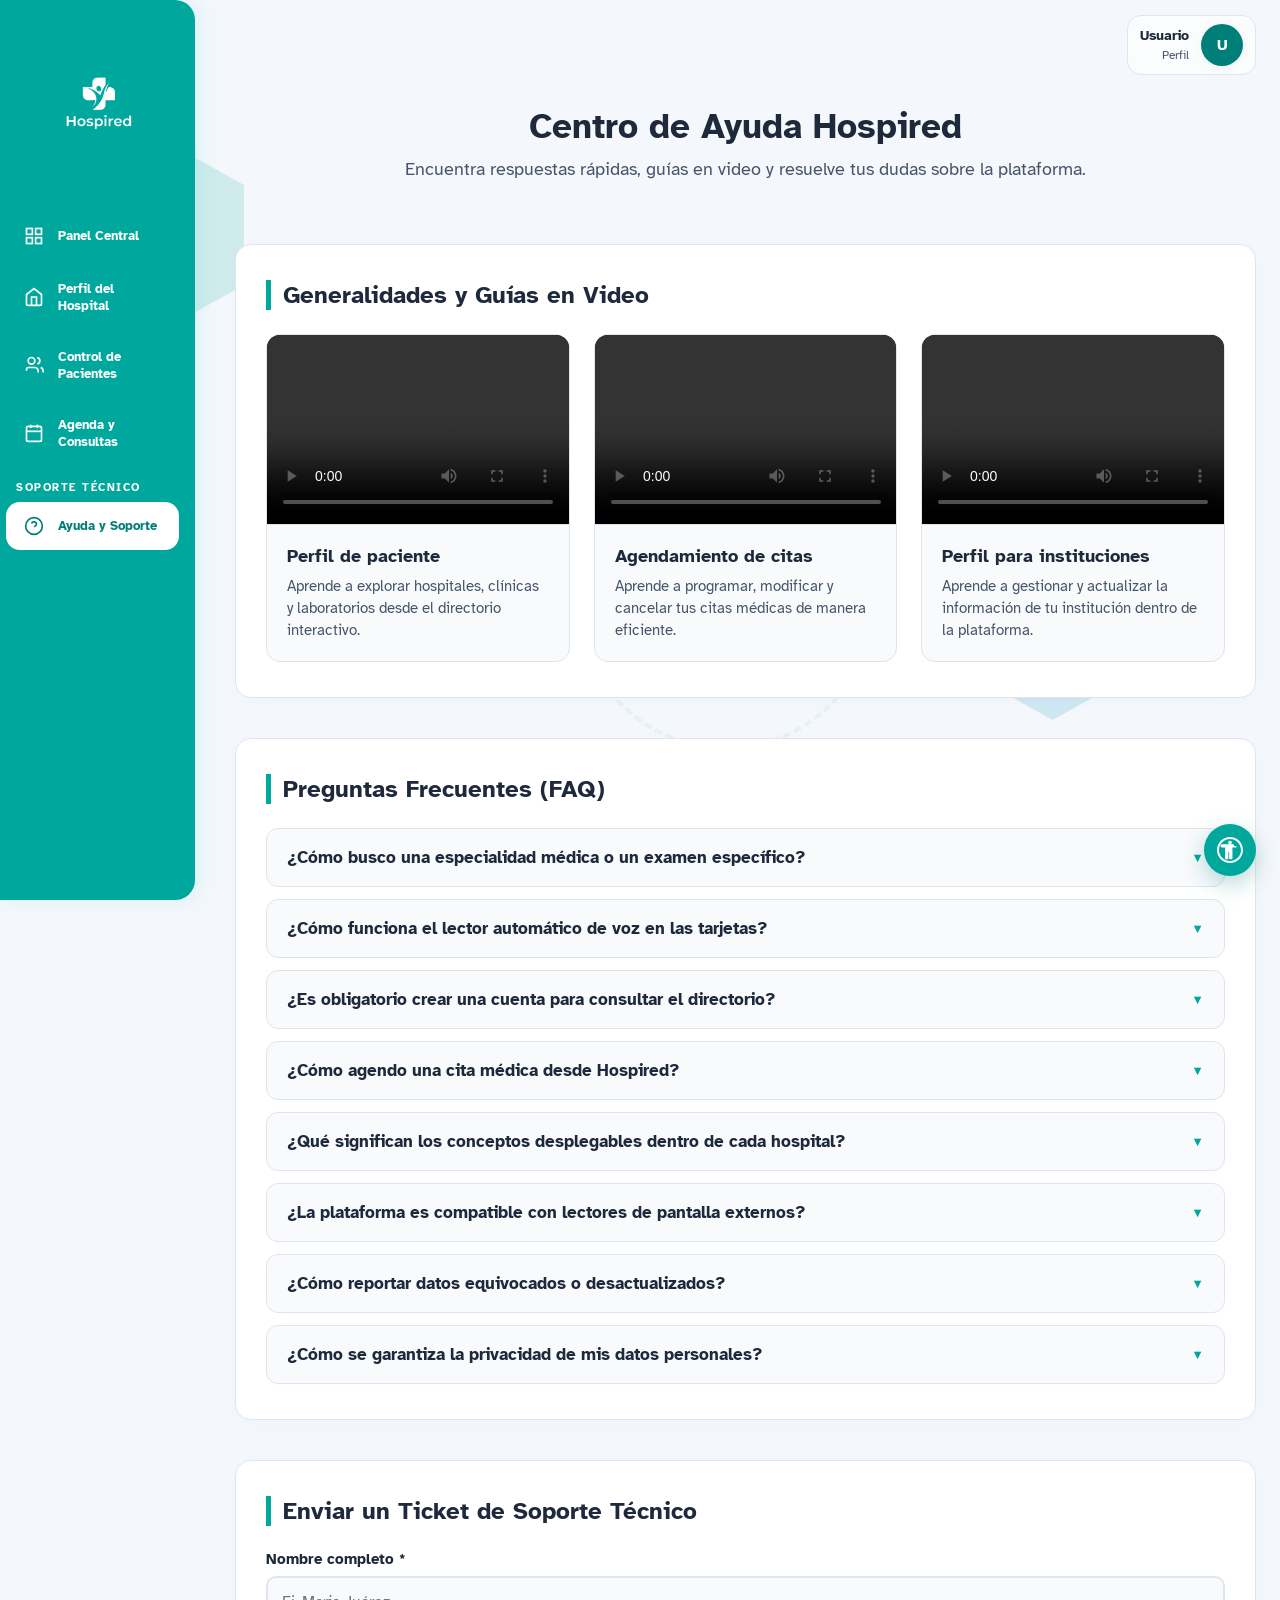
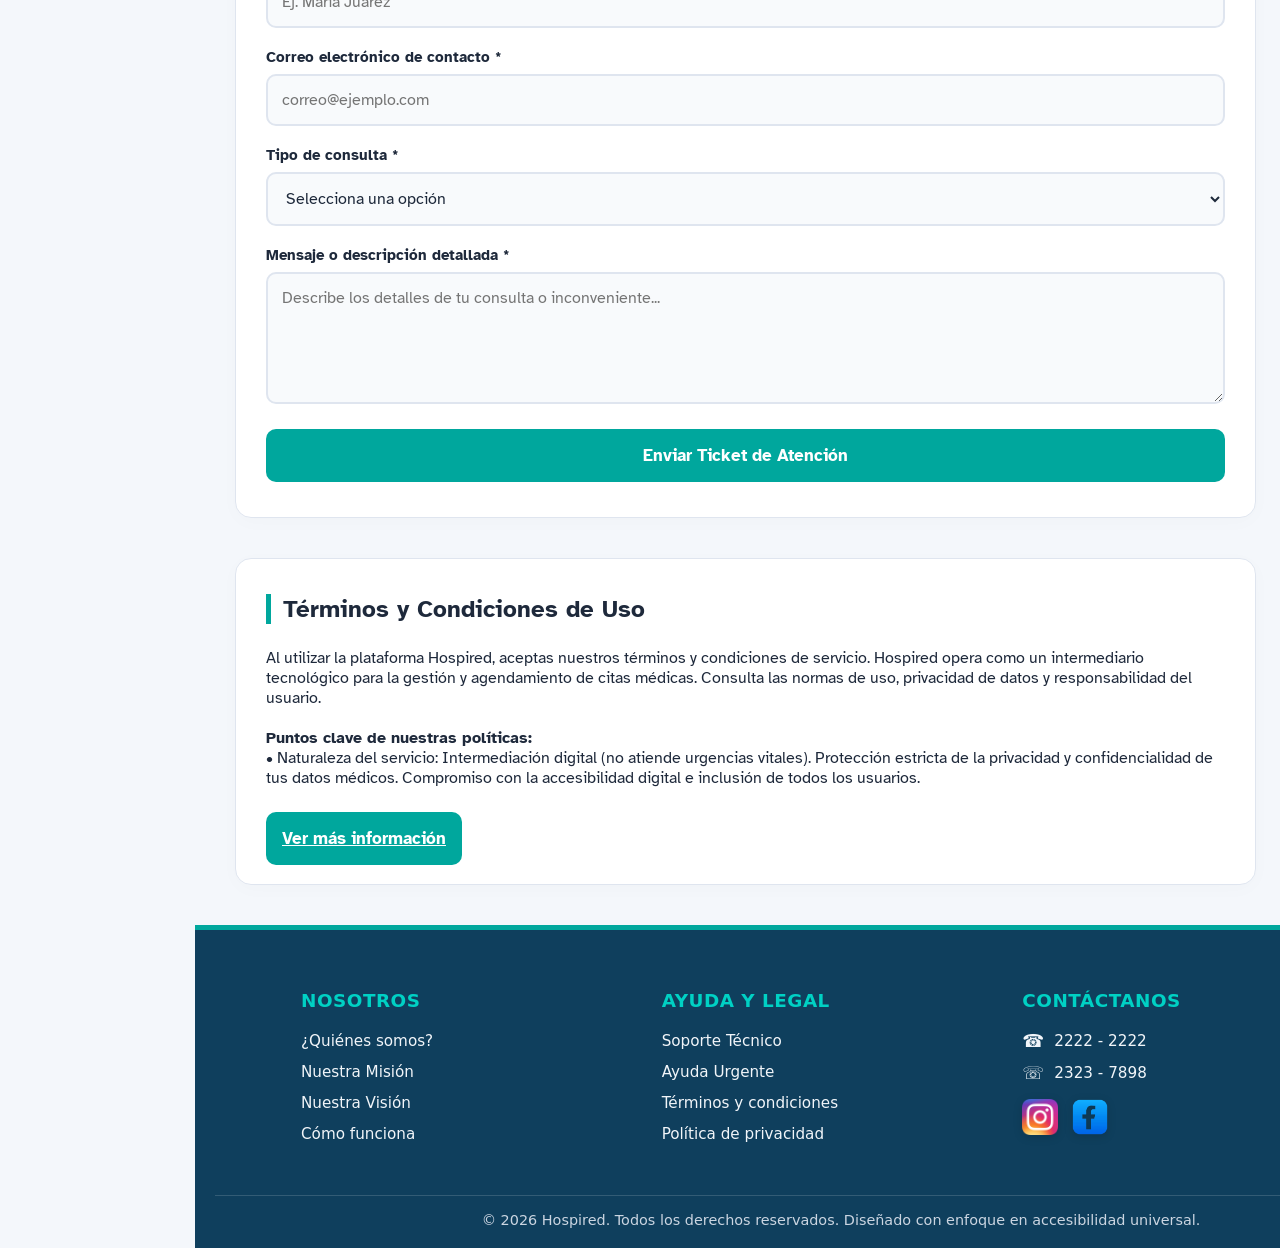
<file: soporte-y-ayuda-hsp.html>
<!DOCTYPE html>
<html lang="es">
<head>
    <meta charset="UTF-8">
    <meta name="viewport" content="width=device-width, initial-scale=1.0">
    <title>Centro de Ayuda y Soporte - Hospired</title>
    <link rel="stylesheet" href="index.css">
    <script src="perfil.js"></script>
    <link rel="stylesheet" href="accesibilidad-global.css">
    <script src="accesibilidad-global.js"></script>
    <style>
        /* ==========================================================================
           1. VARIABLES DE MARCA Y CONFIGURACIÓN GENERAL (Heredado de index.css)
           ========================================================================== */
        :root {
            --color-primary: #00A79D;
            --color-primary-dark: #007F78;
            --color-primary-light: #00c2b6;
            --color-border: #dfe5ef;
            --color-surface: #ffffff;
            --color-bg-light: #f8fafc;
            --color-text-main: #1e293b;
            --color-text-muted: #475569;
            --sidebar-width: 195px;
            --shadow: 0 4px 12px rgba(15, 23, 42, 0.08);
        }

        * { 
            box-sizing: border-box; 
            margin: 0; 
            padding: 0; 
        }

        body {
            font-family: Arial, sans-serif;
            color: var(--color-text-main);
            display: flex;
            flex-wrap: wrap;
            align-items: flex-start;
            min-height: 100vh;
            width: 100%;
            /* FONDO GEOMÉTRICO DETALLADO */
            background-color: #f3f7f9;
            background-image:
                linear-gradient(rgba(0, 167, 157, 0.03) 1px, transparent 1px),
                linear-gradient(90deg, rgba(0, 167, 157, 0.03) 1px, transparent 1px);
            background-size: 40px 40px;
            background-attachment: fixed;
            position: relative;
        }

        :focus-visible {
            outline: 3px solid #ee9b00;
            outline-offset: 2px;
        }

        /* Formas decorativas del fondo */
        .shape-decor {
            position: fixed;
            pointer-events: none;
            z-index: -1;
            opacity: 0.15;
        }
        .shape-1 {
            top: 15%; left: 5%; width: 180px; height: 200px;
            background: var(--color-primary);
            clip-path: polygon(50% 0%, 100% 25%, 100% 75%, 50% 100%, 0% 75%, 0% 25%);
        }

        /* ==========================================================================
           2. MENÚ LATERAL VERTICAL (SIDEBAR)
           ========================================================================== */
        

        

        .brand img {
            width: 105px;
            height: auto;
            display: inline-block;
            filter: brightness(0) invert(1);
        }

        

        .menu-item {
            padding: 10px 8px;
            color: rgba(255, 255, 255, 0.9);
            text-decoration: none;
            border-radius: 10px;
            font-weight: 700;
            display: flex;
            align-items: center;
            gap: 8px;
            font-size: 0.83rem !important;
            line-height: normal;
            transition: background-color 0.25s ease, color 0.25s ease;
            cursor: pointer;
            border: none;
            background: transparent;
            width: 100%;
            text-align: left;
            transform: none;
        }

        .menu-item:hover,
        .menu-item.active {
            background-color: var(--color-surface);
            color: var(--color-primary-dark);
            box-shadow: 0 4px 10px rgba(0, 0, 0, 0.06);
            transform: none;
        }

        .institution-only { display: none; }

        .menu-item-icon {
            width: 26px;
            height: 26px;
            border-radius: 50%;
            background: rgba(255, 255, 255, 0.15);
            display: inline-flex;
            align-items: center;
            justify-content: center;
            flex-shrink: 0;
            font-size: 0.95rem;
        }

        .sidebar-logo-container {
            padding: 12px;
            margin-bottom: 24px;
            display: flex;
            justify-content: center;
            align-items: center;
        }

        .logo-badge {
            width: 105px;
            height: auto;
            display: block;
            filter: brightness(0) invert(1);
        }

        .sidebar-menu {
            display: flex;
            flex-direction: column;
            gap: 6px;
        }

        .nav-btn {
            background: transparent;
            border: none;
            color: #ffffff;
            padding: 14px 18px;
            border-radius: 14px;
            text-align: left;
           
            font-weight: 600;
            display: flex;
            align-items: center;
            justify-content: space-between;
            gap: 12px;
            cursor: pointer;
            margin-right: 10px;
            transition: background-color 0.25s ease, color 0.25s ease;
        }

        .nav-btn-content {
            display: flex;
            align-items: center;
            gap: 14px;
        }

        .nav-btn:hover,
        .nav-btn.active {
            background-color: #ffffff;
            color: var(--color-primary-dark);
        }

        .nav-section-label {
            margin: 16px 16px 8px;
            color: #ffffff;
            font-size: 0.7rem;
            font-weight: 700;
            letter-spacing: 1.5px;
            text-transform: uppercase;
        }

        .nav-btn svg {
            width: 20px;
            height: 20px;
            flex-shrink: 0;
            stroke: currentColor;
            stroke-width: 2;
            fill: none;
        }

        /* ==========================================================================
           3. ESTRUCTURA Y BARRA SUPERIOR (TOP NAVBAR)
           ========================================================================== */
        .main-container {
            flex: 1;
            margin-left: var(--sidebar-width);
            display: flex;
            flex-direction: column;
            min-height: 100vh;
        }

        .top-navbar {
            background: transparent;
            padding: 15px 24px 0px 40px; 
            display: flex;
            align-items: center;
            justify-content: flex-end; /* Alineado a la derecha ya que el buscador principal está en el hero */
            gap: 24px;
            width: 100%;
        }

        .right-utilities {
            display: flex;
            align-items: center;
        }

        .profile {
            display: flex;
            align-items: center;
            gap: 12px;
            cursor: pointer;
        }

        .avatar {
            width: 42px;
            height: 42px;
            border-radius: 50%;
            background: var(--color-primary-dark);
            color: white;
            display: flex;
            align-items: center;
            justify-content: center;
            font-weight: bold;
            box-shadow: 0 2px 8px rgba(0,0,0,0.05);
            order: 2; 
        }

        .account {
            text-align: right;
        }

        .account .name {
            font-weight: bold;
            display: block;
            color: var(--color-text-main);
            font-size: 0.9rem;
        }

        .account .hint {
            font-size: 0.78rem;
            color: var(--color-text-muted);
        }

        .content-body {
            padding: 10px 24px 40px 40px;
            flex: 1;
            display: flex;
            flex-direction: column;
            gap: 40px;
            max-width: 1100px;
            margin: 0 auto;
            width: 100%;
        }

        /* ==========================================================================
           4. HERO DE SOPORTE Y BÚSQUEDA
           ========================================================================== */
        .support-hero {
            text-align: center;
            margin-top: 20px;
        }

        .support-hero h1 { 
            font-size: 2.2rem; 
            color: var(--color-text-main); 
            margin-bottom: 10px; 
            font-weight: 800;
        }
        
        .support-hero p { 
            font-size: 1.1rem; 
            color: var(--color-text-muted); 
            margin-bottom: 24px; 
        }

        /* ==========================================================================
           5. CONTENIDO PRINCIPAL (SECCIONES)
           ========================================================================== */
        .section-box {
            background: var(--color-surface); 
            border-radius: 16px; 
            border: 1px solid var(--color-border);
            box-shadow: 0 4px 20px rgba(0,0,0,0.02); 
            padding: 35px 30px; 
        }

        .section-title {
            font-size: 1.5rem; 
            color: var(--color-text-main); 
            margin-bottom: 24px;
            border-left: 5px solid var(--color-primary); 
            padding-left: 12px;
            font-weight: 800;
        }

        /* Tarjetas de Video */
        .video-grid {
            display: grid;
            grid-template-columns: repeat(auto-fit, minmax(280px, 1fr));
            gap: 24px;
        }

        .video-card {
            border: 1px solid var(--color-border);
            border-radius: 14px;
            overflow: hidden;
            background: var(--color-bg-light);
            display: flex;
            flex-direction: column;
            transition: transform 0.2s ease, box-shadow 0.2s ease;
        }
        .video-card:hover {
            transform: translateY(-4px);
            box-shadow: 0 8px 20px rgba(0,0,0,0.05);
        }

        .video-placeholder {
    width: 100%;
    height: 190px;
    background-color: var(--color-text-main);
    border-bottom: 1px solid var(--color-border);
    display: flex;
    align-items: center;
    justify-content: center;
    position: relative;
    overflow: hidden;
}

/* Ajusta el reproductor para que no desborde la tarjeta */
.video-placeholder video {
    width: 100%;
    height: 100%;
    object-fit: cover;
    display: block;
    background-color: #000;
}

        .video-info {
            padding: 20px;
            flex-grow: 1;
        }

        .video-info h3 {
            font-size: 1.1rem;
            color: var(--color-text-main);
            margin-bottom: 8px;
            font-weight: 700;
        }

        .video-info p {
            font-size: 0.92rem;
            color: var(--color-text-muted);
            line-height: 1.5;
        }

        /* Preguntas Frecuentes (FAQ) */
        .faq-list { 
            display: flex; 
            flex-direction: column; 
            gap: 12px; 
        }

        .faq-item {
            background: var(--color-bg-light); 
            border: 1px solid var(--color-border);
            border-radius: 12px; 
            overflow: hidden;
            transition: border-color 0.2s;
        }

        .faq-item:hover {
            border-color: var(--color-primary-light);
        }

        .faq-item summary {
            padding: 18px 20px; 
            font-weight: 700; 
            color: var(--color-text-main);
            cursor: pointer; 
            font-size: 1.05rem; 
            list-style: none;
            display: flex; 
            justify-content: space-between; 
            align-items: center;
        }
        .faq-item summary::after { 
            content: "▼"; 
            font-size: 0.8rem; 
            color: var(--color-primary);
            transition: transform 0.2s; 
        }
        .faq-item[open] summary::after { 
            transform: rotate(180deg); 
        }
        .faq-item summary::-webkit-details-marker { display: none; }

        .faq-content {
            padding: 0 20px 20px 20px; 
            color: var(--color-text-muted);
            font-size: 0.95rem; 
            line-height: 1.6;
        }

        /* Formulario de Contacto */
        .form-group { margin-bottom: 20px; }
        
        .form-group label { 
            display: block; 
            font-weight: 700; 
            margin-bottom: 8px; 
            color: var(--color-text-main); 
            font-size: 0.95rem;
        }
        
        .form-group input, 
        .form-group select, 
        .form-group textarea {
            width: 100%; 
            padding: 14px; 
            border: 2px solid var(--color-border);
            border-radius: 10px; 
            font-size: 1rem; 
            outline: none; 
            font-family: inherit;
            background-color: var(--color-bg-light);
            color: var(--color-text-main);
            transition: border-color 0.2s;
        }
        
        .form-group input:focus, 
        .form-group select:focus, 
        .form-group textarea:focus {
            border-color: var(--color-primary);
        }

        .btn-submit {
            background-color: var(--color-primary);
            color: #ffffff;
            border: none;
            padding: 16px;
            font-size: 1.05rem;
            font-weight: bold;
            border-radius: 10px;
            cursor: pointer;
            width: 100%;
            transition: background-color 0.2s;
        }

        .btn-submit:hover {
            background-color: var(--color-primary-dark);
        }

        .alert-success {
            display: none; 
            background: #e6f4f3; 
            border: 2px solid var(--color-primary);
            color: var(--color-primary-dark); 
            padding: 16px; 
            border-radius: 10px;
            font-weight: bold; 
            margin-top: 20px; 
            text-align: center;
        }

        /* ==========================================================================
           6. RESPONSIVE (Móviles)
           ========================================================================== */
        @media (max-width: 768px) {
            .sidebar {
                width: 100%;
                height: auto;
                bottom: auto;
                border-radius: 0 0 16px 16px;
                padding: 12px 0;
            }

            .sidebar-logo-container {
                justify-content: flex-start;
                padding: 0 12px 0 60px;
            }

            .sidebar-menu {
                
                flex-wrap: wrap;
                max-height: 0;
                opacity: 0;
                overflow: hidden;
                padding: 0 10px;
                gap: 6px;
                transition: max-height 0.35s ease, opacity 0.3s ease, padding 0.35s ease;
            }

            .sidebar.sidebar-open .sidebar-menu {
                max-height: 480px;
                opacity: 1;
                padding: 10px;
            }

            .sidebar-menu .nav-btn {
                flex: 1 1 auto;
                width: auto;
                margin-right: 0;
                white-space: nowrap;
            }

            .nav-section-label {
                display: none;
            }

            .main-container {
                margin-left: 0;
            }
            .content-body {
                padding: 10px 20px 40px 20px;
            }
            .section-box { 
                padding: 24px 20px; 
            }
        }
    </style>
</head>
<body>

    <div class="shape-decor shape-1"></div>
    <div class="shape-decor shape-2"></div>
    <div class="shape-decor shape-3"></div>

    <aside class="sidebar">
        <div>
            <div class="sidebar-logo-container">
                <a href="./Panel.De.Instituciones/panel-hospital (2).html" aria-label="Inicio Hospired">
                    <img class="logo-badge" src="login/Hospired.logo.png" alt="Logo de Hospired">
                </a>
            </div>
            <nav class="sidebar-menu vertical-menu">
<button class="nav-btn" onclick="location.href='Panel.De.Instituciones/panel-hospital (2).html#inicio'">                    <div class="nav-btn-content"><svg viewBox="0 0 24 24"><rect x="3" y="3" width="7" height="7"></rect><rect x="14" y="3" width="7" height="7"></rect><rect x="14" y="14" width="7" height="7"></rect><rect x="3" y="14" width="7" height="7"></rect></svg><span data-en="Central Dashboard" data-es="Panel Central">Panel Central</span></div>
                </button>
<button class="nav-btn" onclick="location.href='Panel.De.Instituciones/panel-hospital (2).html#perfil'">                    <div class="nav-btn-content"><svg viewBox="0 0 24 24"><path d="M3 9l9-7 9 7v11a2 2 0 0 1-2 2H5a2 2 0 0 1-2-2z"></path><polyline points="9 22 9 12 15 12 15 22"></polyline></svg><span data-en="Hospital Profile" data-es="Perfil del Hospital">Perfil del Hospital</span></div>
                </button>
<button class="nav-btn" onclick="location.href='Panel.De.Instituciones/panel-hospital (2).html#pacientes'">                    <div class="nav-btn-content"><svg viewBox="0 0 24 24"><path d="M17 21v-2a4 4 0 0 0-4-4H5a2 2 0 0 0-2 2v2"></path><circle cx="9" cy="7" r="4"></circle><path d="M23 21v-2a4 4 0 0 0-3-3.87"></path><path d="M16 3.13a4 4 0 0 1 0 7.75"></path></svg><span data-en="Patient Control" data-es="Control de Pacientes" >Control de Pacientes</span></div>
                </button>
<button class="nav-btn" onclick="location.href='Panel.De.Instituciones/panel-hospital (2).html#agenda'">                    <div class="nav-btn-content"><svg viewBox="0 0 24 24"><rect x="3" y="4" width="18" height="18" rx="2" ry="2"></rect><line x1="16" y1="2" x2="16" y2="6"></line><line x1="8" y1="2" x2="8" y2="6"></line><line x1="3" y1="10" x2="21" y2="10"></line></svg><span data-en="Agenda & Consultations" data-es="Agenda y Consultas">Agenda y Consultas</span></div>
   
                </button>
        
            </nav>
            <div class="nav-section-label" data-en="Technical Support"data-es="Soporte Técnico">Soporte Técnico</div>
            <nav class="sidebar-menu vertical-menu">
                <button class="nav-btn active" onclick="location.href='soporte-y-ayuda-hsp.html'">
                    <div class="nav-btn-content"><svg viewBox="0 0 24 24"><circle cx="12" cy="12" r="10"></circle><path d="M9.09 9a3 3 0 0 1 5.83 1c0 2-3 3-3 3"></path><line x1="12" y1="17" x2="12.01" y2="17"></line></svg><span data-en="Help and support" data-es="Ayuda y Soporte">Soporte y Ayuda</span></div>
                </button>
            </nav>
        </div>
    </aside>

    <div class="main-container">
        
        <header class="top-navbar" role="banner">
            <div class="right-utilities">
                <button type="button" class="profile" id="sharedProfileTrigger" aria-label="Abrir perfil del usuario" onclick="openSharedProfileModal()">
                    <div class="avatar" id="sharedProfileAvatar" aria-hidden="true">MJ</div>
                    <div class="account">
                        <span class="name" id="sharedProfileName">Perfil</span>
                        <span class="hint" id="sharedProfileHint">Perfil</span>
                    </div>
                </button>
            </div>
        </header>

        <main class="content-body" role="main">
            
            <section class="support-hero">
                <h1>Centro de Ayuda Hospired</h1>
                <p>Encuentra respuestas rápidas, guías en video y resuelve tus dudas sobre la plataforma.</p>
            </section>

            <section class="section-box" id="generalidades" aria-labelledby="generalidades-heading">
                <h2 class="section-title" id="generalidades-heading">Generalidades y Guías en Video</h2>
                
             <div class="video-grid">
    <article class="video-card">
        <div class="video-placeholder">
            <video controls playsinline>
                <source src="Videos-Soporte-y-ayuda/Perfil-pacientes.mp4" type="video/mp4">
                Tu navegador no soporta el reproductor de video.
            </video>
        </div>
        <div class="video-info">
            <h3>Perfil de paciente</h3>
            <p>Aprende a explorar hospitales, clínicas y laboratorios desde el directorio interactivo.</p>
        </div>
    </article>

    <article class="video-card">
        <div class="video-placeholder">
            <video controls playsinline>
                <source src="Videos-Soporte-y-ayuda/Agendar-Cita.mp4" type="video/mp4">
                Tu navegador no soporta el reproductor de video.
            </video>
        </div>
        <div class="video-info">
            <h3>Agendamiento de citas</h3>
            <p>Aprende a programar, modificar y cancelar tus citas médicas de manera eficiente.</p>
        </div>
    </article>

    <article class="video-card">
        <div class="video-placeholder">
            <video controls playsinline>
                <source src="Videos-Soporte-y-ayuda/Instituciones-Afiliadas.mp4" type="video/mp4">
                Tu navegador no soporta el reproductor de video.
            </video>
        </div>
        <div class="video-info">
            <h3>Perfil para instituciones</h3>
            <p>Aprende a gestionar y actualizar la información de tu institución dentro de la plataforma.</p>
        </div>
    </article>
</div>
            </section>

            <section class="section-box" id="faq" aria-labelledby="faq-heading">
                <h2 class="section-title" id="faq-heading">Preguntas Frecuentes (FAQ)</h2>
                
                <div class="faq-list">
                    <details class="faq-item">
                        <summary>¿Cómo busco una especialidad médica o un examen específico?</summary>
                        <div class="faq-content">
                            Puedes escribir el nombre de la especialidad, enfermedad o examen en la barra de búsqueda superior del directorio principal. También puedes hacer clic en el botón "Ver información completa" de cualquier tarjeta para desplegar el catálogo detallado de servicios con sus definiciones médicas.
                        </div>
                    </details>

                    <details class="faq-item">
                        <summary>¿Cómo funciona el lector automático de voz en las tarjetas?</summary>
                        <div class="faq-content">
                            Hospired cuenta con un sistema de accesibilidad por voz. Al pasar el cursor del mouse sobre cualquier tarjeta de hospital o laboratorio, o al desplazarte utilizando la tecla <strong>Tab</strong> de tu teclado, la plataforma leerá en voz alta el nombre del establecimiento, su ubicación y su calificación.
                        </div>
                    </details>

                    <details class="faq-item">
                        <summary>¿Es obligatorio crear una cuenta para consultar el directorio?</summary>
                        <div class="faq-content">
                            No. Toda la información sobre hospitales, laboratorios, ubicaciones, especialidades y el glosario clínico está abierta y disponible para consulta de forma gratuita sin necesidad de registro previo.
                        </div>
                    </details>

                    <details class="faq-item">
                        <summary>¿Cómo agendo una cita médica desde Hospired?</summary>
                        <div class="faq-content">
                            En el menú lateral puedes hacer clic en la opción <strong>"Mis Citas"</strong> para acceder al portal de gestión de citas, o dentro de la ficha completa del centro médico seleccionando el botón directo de contacto o agendamiento en línea.
                        </div>
                    </details>

                    <details class="faq-item">
                        <summary>¿Qué significan los conceptos desplegables dentro de cada hospital?</summary>
                        <div class="faq-content">
                            Son un glosario clínico accesible pensado para orientar a los usuarios. Al hacer clic o presionar <strong>Enter</strong> en cualquier especialidad (ej. <em>Cardiología</em>, <em>Neurología</em>, <em>Pruebas PCR</em>), se desplegará una breve explicación redactada en lenguaje sencillo sobre en qué consiste ese área médica.
                        </div>
                    </details>

                    <details class="faq-item">
                        <summary>¿La plataforma es compatible con lectores de pantalla externos?</summary>
                        <div class="faq-content">
                            Sí. Hospired está construida bajo estándares de accesibilidad web (WCAG 2.1). Incluye marcas de roles ARIA, textos alternativos en todas las imágenes y un foco visualizado en color naranja para navegación exclusiva con teclado.
                        </div>
                    </details>

                    <details class="faq-item">
                        <summary>¿Cómo reportar datos equivocados o desactualizados?</summary>
                        <div class="faq-content">
                            Si detectas una dirección o número de teléfono incorrecto, puedes llenar el formulario que se encuentra más abajo en esta misma página seleccionando la opción "Duda o corrección sobre un Hospital/Laboratorio".
                        </div>
                    </details>

                    <details class="faq-item">
                        <summary>¿Cómo se garantiza la privacidad de mis datos personales?</summary>
                        <div class="faq-content">
                            Hospired no vende ni comparte información con terceros. Los datos de perfil o los tickets enviados mediante el soporte técnico se procesan con fines exclusivos de atención al paciente bajo normativas de protección de datos de salud.
                        </div>
                    </details>
                </div>
            </section>

            <section class="section-box" id="contacto" aria-labelledby="contact-heading">
                <h2 class="section-title" id="contact-heading">Enviar un Ticket de Soporte Técnico</h2>
                
                <form onsubmit="submitSupportTicket(event)">
                    <div class="form-group">
                        <label for="userName">Nombre completo *</label>
                        <input type="text" id="userName" required placeholder="Ej. Maria Juárez">
                    </div>

                    <div class="form-group">
                        <label for="userEmail">Correo electrónico de contacto *</label>
                        <input type="email" id="userEmail" required placeholder="correo@ejemplo.com">
                    </div>

                    <div class="form-group">
                        <label for="topic">Tipo de consulta *</label>
                        <select id="topic" required>
                            <option value="">Selecciona una opción</option>
                            <option value="duda">Duda o actualización de un Hospital/Laboratorio</option>
                            <option value="accesibilidad">Sugerencia sobre Lectura por Voz o Accesibilidad</option>
                            <option value="falla">Falla técnica o error en la plataforma</option>
                            <option value="otro">Otro asunto</option>
                        </select>
                    </div>

                    <div class="form-group">
                        <label for="userMessage">Mensaje o descripción detallada *</label>
                        <textarea id="userMessage" rows="5" required placeholder="Describe los detalles de tu consulta o inconveniente..."></textarea>
                    </div>

                    <button type="submit" class="btn-submit">Enviar Ticket de Atención</button>
                </form>

                <div id="successMessage" class="alert-success" role="alert">
                    ¡Gracias por contactarnos! Tu ticket de soporte ha sido registrado con éxito. Te responderemos al correo proporcionado en un plazo máximo de 24 horas.
                </div>
            </section>


            <!-- Sección de Vista Previa de Términos y Condiciones -->
<section class="section-box" id="terminos-previa" aria-labelledby="terms-preview-heading">
    <h2 class="section-title" id="terms-preview-heading" data-es="Términos y Condiciones de Uso" data-en="Terms and Conditions of Use">
        Términos y Condiciones de Uso
    </h2>

    <div class="terms-preview-card">
        <p id="terms-preview-desc" class="terms-preview-desc" data-es="Al utilizar la plataforma Hospired, aceptas nuestros términos y condiciones de servicio. Hospired opera como un intermediario tecnológico para la gestión y agendamiento de citas médicas. Consulta las normas de uso, privacidad de datos y responsabilidad del usuario." data-en="By using the Hospired platform, you agree to our terms and conditions of service. Hospired operates as a technological intermediary for medical appointment management. Please review the usage guidelines, data privacy, and user responsibilities.">
            Al utilizar la plataforma Hospired, aceptas nuestros términos y condiciones de servicio. Hospired opera como un intermediario tecnológico para la gestión y agendamiento de citas médicas. Consulta las normas de uso, privacidad de datos y responsabilidad del usuario.
        </p>
        <br>
        <div class="terms-highlights-box">
            <strong id="terms-preview-highlights-title" class="terms-highlights-title" data-es="Puntos clave de nuestras políticas:" data-en="Key Points of Our Policies:">Puntos clave de nuestras políticas:</strong>
            <ul id="terms-preview-list" class="terms-list" data-es="• Naturaleza del servicio: Intermediación digital (no atiende urgencias vitales).
Protección estricta de la privacidad y confidencialidad de tus datos médicos.
Compromiso con la accesibilidad digital e inclusión de todos los usuarios." data-en="Service Nature: Digital intermediary (does not handle vital emergencies).
Strict Protection of Privacy and Confidentiality of Your Medical Data.
Commitment to Digital Accessibility and Inclusion of All Users.">
                <li>Naturaleza del servicio: Intermediación digital (no atiende urgencias vitales).</li>
                <li>Protección estricta de la privacidad y confidencialidad de tus datos médicos.</li>
                <li>Compromiso con la accesibilidad digital e inclusión de todos los usuarios.</li>
            </ul>
        </div>

        <br>
        <br>

        <div class="terms-actions">
            <a href="./terminos-condiciones-hsp.html"
   id="btn-terms-more"
   class="btn-submit btn-terms-more"
   data-es="Ver más información"
   data-en="See full information">
    <span id="btn-terms-more-text">Ver más información</span>
    <svg aria-hidden="true" viewBox="0 0 24 24" width="18" height="18"
         fill="none" stroke="currentColor" stroke-width="2">
        <path d="M5 12h14"></path>
        <path d="M12 5l7 7-7 7"></path>
    </svg>
</a>
        </div>
    </div>
</section>

        </main>
    </div>

    <footer class="site-footer" role="contentinfo">
        <div class="footer-content">
            <div class="footer-links-container footer-vertical">
                <nav class="footer-column" aria-label="Navegación del pie de página: Nosotros">
                    <h4>Nosotros</h4>
                    <ul>
                        <li><a href="index.html#quienes-somos">¿Quiénes somos?</a></li>
                        <li><a href="index.html#mision">Nuestra Misión</a></li>
                        <li><a href="index.html#vision">Nuestra Visión</a></li>
                        <li><a href="index.html#flujo-atencion-section">Cómo funciona</a></li>
                    </ul>
                </nav>

                <nav class="footer-column" aria-label="Navegación del pie de página: Soporte y Legal">
                    <h4>Ayuda y Legal</h4>
                    <ul>
                        <li><a href="./soporte-y-ayuda-hsp.html">Soporte Técnico</a></li>
                        <li><a href="./soporte-y-ayuda-hsp.html">Ayuda Urgente</a></li>
                        <li><a href="./terminos-condiciones-hsp.html">Términos y condiciones</a></li>
                        <li><a href="index.html#privacidad">Política de privacidad</a></li>
                    </ul>
                </nav>

                <div class="footer-column">
                    <h4>Contáctanos</h4>
                    <ul class="contact-list">
                        <li>
                            <a href="tel:22222222" aria-label="Llamar al teléfono fijo de atención 2 2 2 2, 2 2 2 2">
                                <span class="phone-icon" aria-hidden="true">&#9742;</span>
                                2222 - 2222
                            </a>
                        </li>
                        <li>
                            <a href="tel:23237898" aria-label="Llamar al teléfono celular de asistencia 2 3 2 3, 7 8 9 8">
                                <span class="phone-icon" aria-hidden="true">&#9743;</span>
                                2323 - 7898
                            </a>
                        </li>
                    </ul>
                    <div class="social-icons-container social-icons-inline">
                        <a href="https://www.instagram.com/hospired_es?igsh=YXN0dHFocnF6NTZh" target="_blank" rel="noopener" aria-label="Visitar nuestro perfil oficial de Instagram (abre en una nueva pestaña)">
                            <img src="instagram-8203531_1280.png" alt="Instagram de Hospired">
                        </a>
                        <a href="https://facebook.com/hospired" target="_blank" rel="noopener" aria-label="Visitar nuestra página oficial de Facebook (abre en una nueva pestaña)">
                            <img src="image-removebg-preview.png" alt="Facebook de Hospired">
                        </a>
                    </div>
                </div>
            </div>
        </div>

        <div class="footer-bottom">
            <p>&copy; 2026 Hospired. Todos los derechos reservados. Diseñado con enfoque en accesibilidad universal.</p>
        </div>
    </footer>

 
    <!-- Filtros SVG ocultos para Daltonismo (Añadir al final del <body> en todas las páginas) -->
<svg aria-hidden="true" focusable="false" style="display:none;">
  <filter id="protanopia-filter">
    <feColorMatrix type="matrix" values="0.567, 0.433, 0,     0, 0,
                                       0.558, 0.442, 0,     0, 0,
                                       0,     0.242, 0.758, 0, 0,
                                       0,     0,     0,     1, 0"/>
  </filter>
  <filter id="deuteranopia-filter">
    <feColorMatrix type="matrix" values="0.625, 0.375, 0,   0, 0,
                                       0.7,   0.3,   0,   0, 0,
                                       0,     0.3,   0.7, 0, 0,
                                       0,     0,     0,   1, 0"/>
  </filter>
  <filter id="tritanopia-filter">
    <feColorMatrix type="matrix" values="0.95,  0.05,  0,     0, 0,
                                       0,     0.433, 0.567, 0, 0,
                                       0,     0.475, 0.525, 0, 0,
                                       0,     0,     0,     1, 0"/>
  </filter>
</svg>

    <script>
        function getPreferredLanguage() {
            try {
                return JSON.parse(localStorage.getItem('hospired_accessibility_preferences') || '{}').language || 'es';
            } catch (error) {
                return 'es';
            }
        }

        function setSupportCopy() {
    const isEnglish = getPreferredLanguage() === 'en';

    // Encabezados principales
    document.querySelector('.support-hero h1')?.replaceChildren(document.createTextNode(isEnglish ? 'Hospired Help Center' : 'Centro de Ayuda Hospired'));
    document.querySelector('.support-hero p')?.replaceChildren(document.createTextNode(isEnglish ? 'Find quick answers, video guides and resolve your questions about the platform.' : 'Encuentra respuestas rápidas, guías en video y resuelve tus dudas sobre la plataforma.'));
    document.querySelector('#generalidades-heading')?.replaceChildren(document.createTextNode(isEnglish ? 'Overview and Video Guides' : 'Generalidades y Guías en Video'));
    document.querySelector('#faq-heading')?.replaceChildren(document.createTextNode(isEnglish ? 'Frequently Asked Questions (FAQ)' : 'Preguntas Frecuentes (FAQ)'));
    document.querySelector('#contact-heading')?.replaceChildren(document.createTextNode(isEnglish ? 'Send a Technical Support Ticket' : 'Enviar un Ticket de Soporte Técnico'));
  

    
    // Títulos de videos (alineados con el HTML)
    const titleLabels = document.querySelectorAll('.video-info h3');
    titleLabels[0] && (titleLabels[0].textContent = isEnglish ? 'Patient Profile' : 'Perfil de paciente');
    titleLabels[1] && (titleLabels[1].textContent = isEnglish ? 'Appointment Scheduling' : 'Agendamiento de citas');
    titleLabels[2] && (titleLabels[2].textContent = isEnglish ? 'Institution Profile' : 'Perfil para instituciones');

    // Descripciones de videos (alineadas con el HTML)
    const videoTexts = document.querySelectorAll('.video-info p');
    videoTexts[0] && (videoTexts[0].textContent = isEnglish ? 'Learn how to explore hospitals, clinics, and laboratories from the interactive directory.' : 'Aprende a explorar hospitales, clínicas y laboratorios desde el directorio interactivo.');
    videoTexts[1] && (videoTexts[1].textContent = isEnglish ? 'Learn how to schedule, modify, and cancel your medical appointments efficiently.' : 'Aprende a programar, modificar y cancelar tus citas médicas de manera eficiente.');
    videoTexts[2] && (videoTexts[2].textContent = isEnglish ? 'Learn how to manage and update your institution information within the platform.' : 'Aprende a gestionar y actualizar la información de tu institución dentro de la plataforma.');

            const faqsData = [
                {
                    q: isEnglish ? 'How do I search for a medical specialty or a specific exam?' : '¿Cómo busco una especialidad médica o un examen específico?',
                    a: isEnglish ? 'You can type the name of the specialty, disease, or exam in the main search bar of the directory. You can also click on "View full information" on any card to display the detailed catalog of services.' : 'Puedes escribir el nombre de la especialidad, enfermedad o examen en la barra de búsqueda superior del directorio principal. También puedes hacer clic en el botón "Ver información completa" de cualquier tarjeta para desplegar el catálogo detallado de servicios con sus definiciones médicas.'
                },
                {
                    q: isEnglish ? 'How does the automatic voice reader work on cards?' : '¿Cómo funciona el lector automático de voz en las tarjetas?',
                    a: isEnglish ? 'Hospired features a voice accessibility system. Hovering over any hospital or laboratory card, or navigating using the Tab key, reads aloud the facility name, location, and rating.' : 'Hospired cuenta con un sistema de accesibilidad por voz. Al pasar el cursor del mouse sobre cualquier tarjeta de hospital o laboratorio, o al desplazarte utilizando la tecla Tab de tu teclado, la plataforma leerá en voz alta el nombre del establecimiento, su ubicación y su calificación.'
                },
                {
                    q: isEnglish ? 'Is creating an account required to browse the directory?' : '¿Es obligatorio crear una cuenta para consultar el directorio?',
                    a: isEnglish ? 'No. All information regarding hospitals, laboratories, locations, specialties, and the clinical glossary is freely accessible without prior registration.' : 'No. Toda la información sobre hospitales, laboratorios, ubicaciones, especialidades y el glosario clínico está abierta y disponible para consulta de forma gratuita sin necesidad de registro previo.'
                },
                {
                    q: isEnglish ? 'How do I schedule a medical appointment on Hospired?' : '¿Cómo agendo una cita médica desde Hospired?',
                    a: isEnglish ? 'In the side menu, click on "My Appointments" to access the appointment management portal, or click the direct booking button inside any medical center\'s details card.' : 'En el menú lateral puedes hacer clic en la opción "Mis Citas" para acceder al portal de gestión de citas, o dentro de la ficha completa del centro médico seleccionando el botón directo de contacto o agendamiento en línea.'
                },
                {
                    q: isEnglish ? 'What do the expandable terms inside each hospital mean?' : '¿Qué significan los conceptos desplegables dentro de cada hospital?',
                    a: isEnglish ? 'They form an accessible clinical glossary designed to guide users. Clicking or pressing Enter on any specialty expands a simple explanation of that medical area.' : 'Son un glosario clínico accesible pensado para orientar a los usuarios. Al hacer clic o presionar Enter en cualquier especialidad (ej. Cardiología, Neurología, Pruebas PCR), se desplegará una breve explicación redactada en lenguaje sencillo sobre en qué consiste ese área médica.'
                },
                {
                    q: isEnglish ? 'Is the platform compatible with external screen readers?' : '¿La plataforma es compatible con lectores de pantalla externos?',
                    a: isEnglish ? 'Yes. Hospired is built following web accessibility standards (WCAG 2.1). It includes ARIA roles, alt text on all images, and an orange focus outline for keyboard navigation.' : 'Sí. Hospired está construida bajo estándares de accesibilidad web (WCAG 2.1). Incluye marcas de roles ARIA, textos alternativos en todas las imágenes y un foco visualizado en color naranja para navegación exclusiva con teclado.'
                },
                {
                    q: isEnglish ? 'How do I report incorrect or outdated information?' : '¿Cómo reportar datos equivocados o desactualizados?',
                    a: isEnglish ? 'If you notice an incorrect address or phone number, fill out the form further down on this page selecting "Question or update about a Hospital/Laboratory".' : 'Si detectas una dirección o número de teléfono incorrecto, puedes llenar el formulario que se encuentra más abajo en esta misma página seleccionando la opción "Duda o corrección sobre un Hospital/Laboratorio".'
                },
                {
                    q: isEnglish ? 'How is the privacy of my personal data guaranteed?' : '¿Cómo se garantiza la privacidad de mis datos personales?',
                    a: isEnglish ? 'Hospired does not sell or share information with third parties. Profile data and support tickets are processed exclusively for patient care under health data protection regulations.' : 'Hospired no vende ni comparte información con terceros. Los datos de perfil o los tickets enviados mediante el soporte técnico se procesan con fines exclusivos de atención al paciente bajo normativas de protección de datos de salud.'
                }
            ];

            const faqItems = document.querySelectorAll('.faq-item');
            faqItems.forEach((item, idx) => {
                if (faqsData[idx]) {
                    const summary = item.querySelector('summary');
                    const content = item.querySelector('.faq-content');
                    if (summary) summary.textContent = faqsData[idx].q;
                    if (content) content.textContent = faqsData[idx].a;
                }
            });

            const fields = document.querySelectorAll('.form-group label');
            if (fields[0]) fields[0].textContent = isEnglish ? 'Full name *' : 'Nombre completo *';
            if (fields[1]) fields[1].textContent = isEnglish ? 'Email for contact *' : 'Correo electrónico de contacto *';
            if (fields[2]) fields[2].textContent = isEnglish ? 'Query type *' : 'Tipo de consulta *';
            if (fields[3]) fields[3].textContent = isEnglish ? 'Message or detailed description *' : 'Mensaje o descripción detallada *';
            document.querySelector('#userName')?.setAttribute('placeholder', isEnglish ? 'Example: Maria Juárez' : 'Ej. Maria Juárez');
            document.querySelector('#userEmail')?.setAttribute('placeholder', isEnglish ? 'email@example.com' : 'correo@ejemplo.com');
            const topic = document.getElementById('topic');
            if (topic) {
                const options = topic.querySelectorAll('option');
                if (options[0]) options[0].textContent = isEnglish ? 'Select an option' : 'Selecciona una opción';
                if (options[1]) options[1].textContent = isEnglish ? 'Question or update about a hospital/laboratory' : 'Duda o actualización de un Hospital/Laboratorio';
                if (options[2]) options[2].textContent = isEnglish ? 'Suggestion about voice reading or accessibility' : 'Sugerencia sobre Lectura por Voz o Accesibilidad';
                if (options[3]) options[3].textContent = isEnglish ? 'Technical failure or platform error' : 'Falla técnica o error en la plataforma';
                if (options[4]) options[4].textContent = isEnglish ? 'Other matter' : 'Otro asunto';
            }
            document.querySelector('#userMessage')?.setAttribute('placeholder', isEnglish ? 'Describe the details of your question or problem...' : 'Describe los detalles de tu consulta o inconveniente...');
            const submitBtn = document.querySelector('.btn-submit');
            if (submitBtn) submitBtn.textContent = isEnglish ? 'Send support ticket' : 'Enviar Ticket de Atención';
            const successAlert = document.getElementById('successMessage');
            if (successAlert) successAlert.textContent = isEnglish ? 'Thank you for contacting us! Your support ticket has been registered successfully. We will respond to the provided email within a maximum of 24 hours.' : '¡Gracias por contactarnos! Tu ticket de soporte ha sido registrado con éxito. Te responderemos al correo proporcionado en un plazo máximo de 24 horas.';
        }

        function syncSharedProfile() {
            // Esta pagina es compartida por pacientes e instituciones (a diferencia de las demas,
            // que son exclusivas de un rol), asi que el rol activo se determina por la sesion
            // (hospired_active_role, guardado al iniciar sesion) y no por cual perfil "existe".
            const activeRole = sessionStorage.getItem('hospired_active_role');
            const patientProfile = JSON.parse(localStorage.getItem('hospired_patient_profile') || 'null');
            const institutionProfile = JSON.parse(localStorage.getItem('hospired_institution_profile') || 'null');
            const data = activeRole === 'institution'
                ? (institutionProfile || patientProfile || {})
                : (patientProfile || institutionProfile || {});
            const name = data.fullName || data.name || data.nombre || data.institutionName || 'Usuario';
            const avatar = document.getElementById('sharedProfileAvatar');
            const nameLabel = document.getElementById('sharedProfileName');
            const emailLabel = document.getElementById('sharedProfileHint');

            if (avatar) {
                avatar.textContent = (name.split(' ').map(word => word.charAt(0)).join('').slice(0, 2) || 'U').toUpperCase();
            }
            if (nameLabel) nameLabel.textContent = name;
            if (emailLabel) emailLabel.textContent = 'Perfil';

            const isInstitution = data.role === 'institution' || Boolean(data.institutionName);
            document.querySelectorAll('.patient-only').forEach(el => { el.style.display = isInstitution ? 'none' : ''; });
            document.querySelectorAll('.institution-only').forEach(el => { el.style.display = isInstitution ? 'flex' : 'none'; });
            const brandLink = document.getElementById('brandHomeLink');
            if (brandLink) brandLink.href = isInstitution ? 'Panel.De.Instituciones/panel-hospital (2).html' : 'index.html';
        }

        syncSharedProfile();
        setSupportCopy();
        window.addEventListener('hospired-language-change', () => setSupportCopy());

        const searchInput = document.getElementById('searchInput');
        const searchResultsDropdown = document.getElementById('searchResultsDropdown');
        const dataSources = [
            'Hospital Internacional San Jude',
            'Hospital Metropolitano del Norte',
            'Laboratorios Clínicos Biolab',
            'Laboratorios Diagnóstica Express',
            'Citas médicas',
            'Exámenes de sangre',
            'Atención urgente',
            'Consulta general',
            'Soporte y ayuda',
            'Notificaciones'
        ];

        searchInput?.addEventListener('input', () => {
            const query = searchInput.value.toLowerCase().trim();
            searchResultsDropdown.innerHTML = '';

            if (query.length > 1) {
                const filteredResults = dataSources.filter(item => item.toLowerCase().includes(query));
                if (filteredResults.length > 0) {
                    filteredResults.forEach(result => {
                        const resultItem = document.createElement('a');
                        resultItem.href = '#';
                        resultItem.classList.add('search-result-item');
                        resultItem.textContent = result;
                        resultItem.addEventListener('click', (e) => {
                            e.preventDefault();
                            searchInput.value = result;
                            searchResultsDropdown.classList.remove('show');
                        });
                        searchResultsDropdown.appendChild(resultItem);
                    });
                    searchResultsDropdown.classList.add('show');
                } else {
                    const noResult = document.createElement('div');
                    noResult.classList.add('search-result-item');
                    noResult.textContent = 'No se encontraron resultados';
                    searchResultsDropdown.appendChild(noResult);
                    searchResultsDropdown.classList.add('show');
                }
            } else {
                searchResultsDropdown.classList.remove('show');
            }
        });

        document.addEventListener('click', (event) => {
            if (!event.target.closest('.search-container')) {
                searchResultsDropdown?.classList.remove('show');
            }
        });
        // Búsqueda interactiva en la lista de Preguntas Frecuentes
        function searchHelp(event) {
            event.preventDefault();
            const query = document.getElementById('searchInput').value.toLowerCase().trim();
            const faqs = document.querySelectorAll('.faq-item');

            if (!query) {
                faqs.forEach(faq => faq.style.display = 'block');
                return;
            }

            faqs.forEach(faq => {
                const text = faq.innerText.toLowerCase();
                if (text.includes(query)) {
                    faq.style.display = 'block';
                    faq.open = true; // Despliega la pregunta coincidente automáticamente
                } else {
                    faq.style.display = 'none';
                }
            });
        }

        // Envío simulado del formulario de soporte
        function submitSupportTicket(event) {
            event.preventDefault();
            const successAlert = document.getElementById('successMessage');
            successAlert.style.display = 'block';
            event.target.reset();

            successAlert.scrollIntoView({ behavior: 'smooth', block: 'center' });
        }

        // Agrega estas líneas dentro de la función setSupportCopy():
// Vista previa de Términos y Condiciones
const termsHeading = document.getElementById('terms-preview-heading');

if (termsHeading) {
    termsHeading.textContent = isEnglish
        ? 'Terms and Conditions of Use'
        : 'Términos y Condiciones de Uso';
}

const termsDesc = document.getElementById('terms-preview-desc');

if (termsDesc) {
    termsDesc.textContent = isEnglish
        ? 'By using the Hospired platform, you accept our terms and conditions of service. Hospired operates as a technological intermediary for medical appointment management. Review our usage rules, data privacy, and user responsibilities.'
        : 'Al utilizar la plataforma Hospired, aceptas nuestros términos y condiciones de servicio. Hospired opera como un intermediario tecnológico para la gestión y agendamiento de citas médicas. Consulta las normas de uso, privacidad de datos y responsabilidad del usuario.';
}

const termsHighlights = document.getElementById('terms-preview-highlights-title');

if (termsHighlights) {
    termsHighlights.textContent = isEnglish
        ? 'Key policy highlights:'
        : 'Puntos clave de nuestras políticas:';
}

const termsList = document.getElementById('terms-preview-list');

if (termsList) {
    termsList.innerHTML = isEnglish
        ? `
            <li>Service nature: Digital intermediary (does not handle emergency care).</li>
            <li>Strict protection and privacy of your medical and personal data.</li>
            <li>Commitment to digital accessibility and inclusion for all users.</li>
          `
        : `
            <li>Naturaleza del servicio: Intermediación digital (no atiende urgencias vitales).</li>
            <li>Protección estricta de la privacidad y confidencialidad de tus datos médicos.</li>
            <li>Compromiso con la accesibilidad digital e inclusión de todos los usuarios.</li>
          `;
}

const btnTermsMore = document.getElementById('btn-terms-more');

if (btnTermsMore) {
    btnTermsMore.textContent = isEnglish
        ? 'See full information'
        : 'Ver más información';
}


    </script>
</body>
</html>
</file>
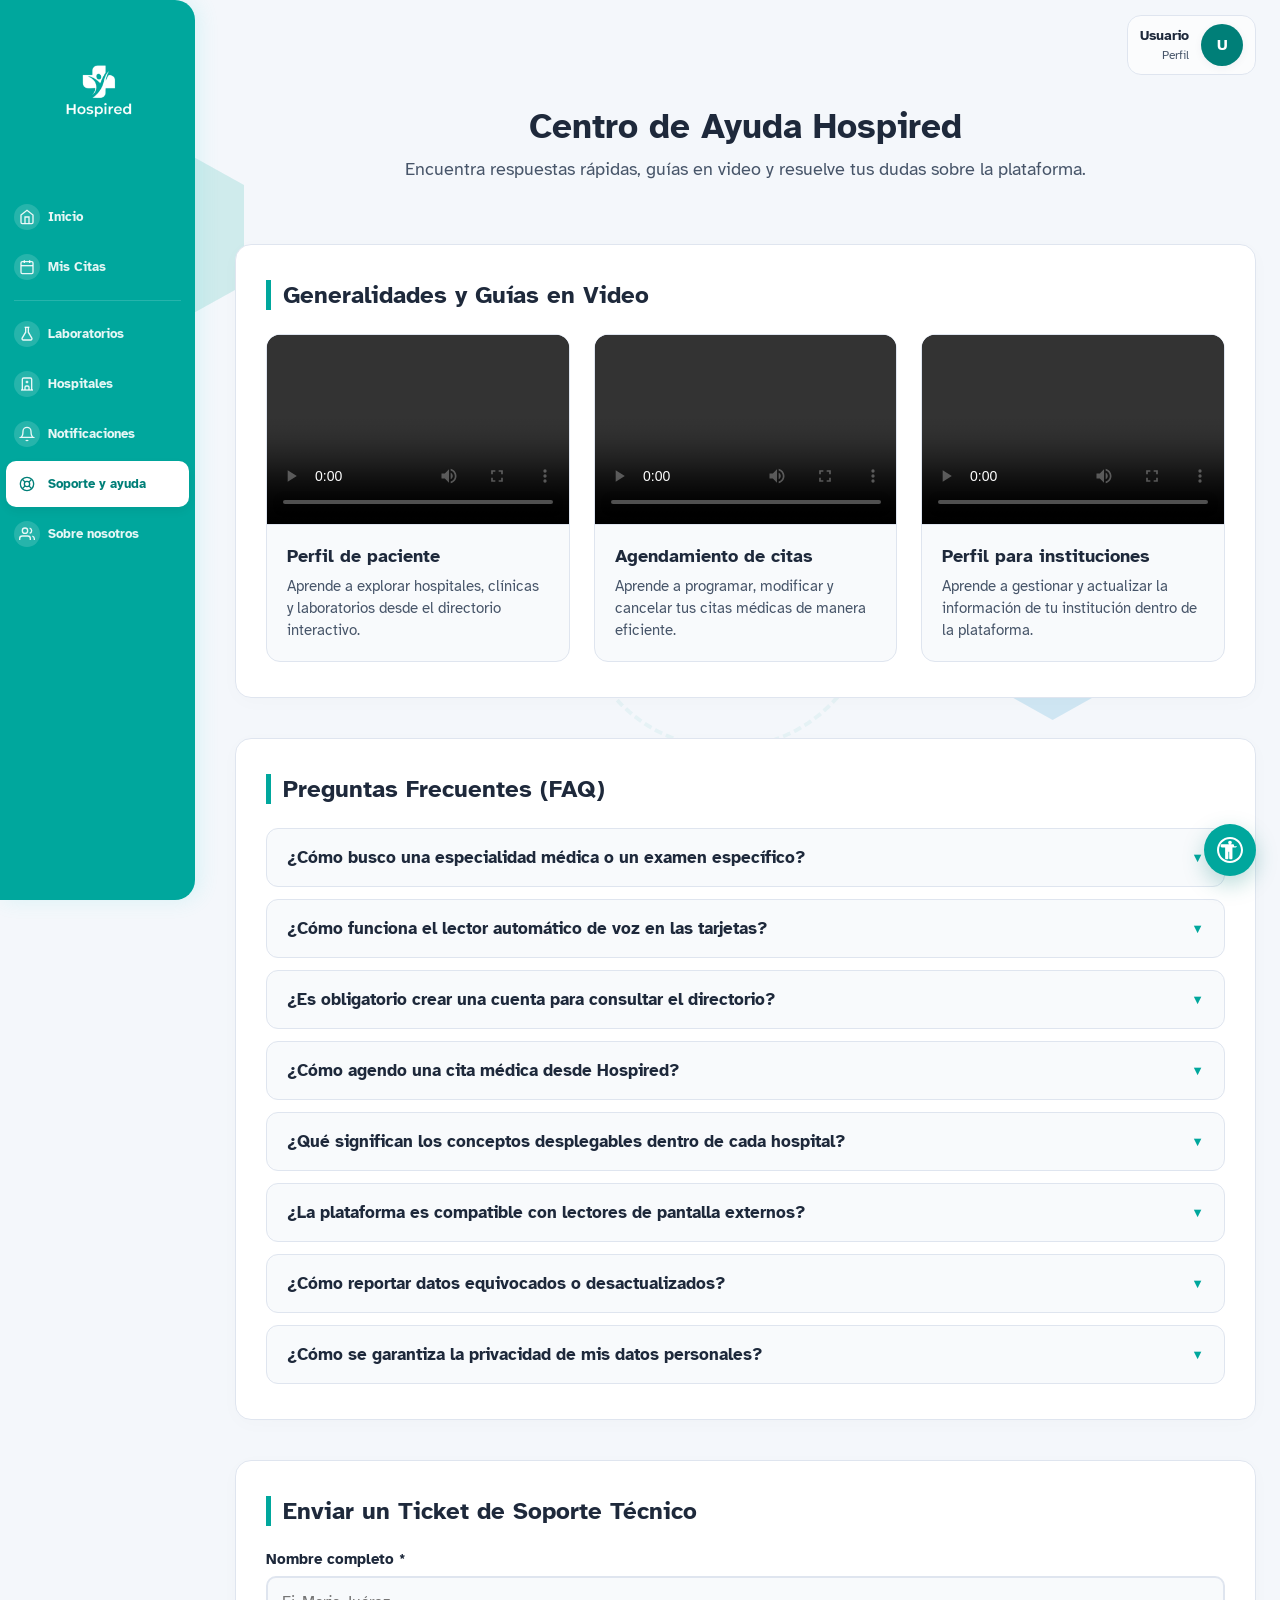
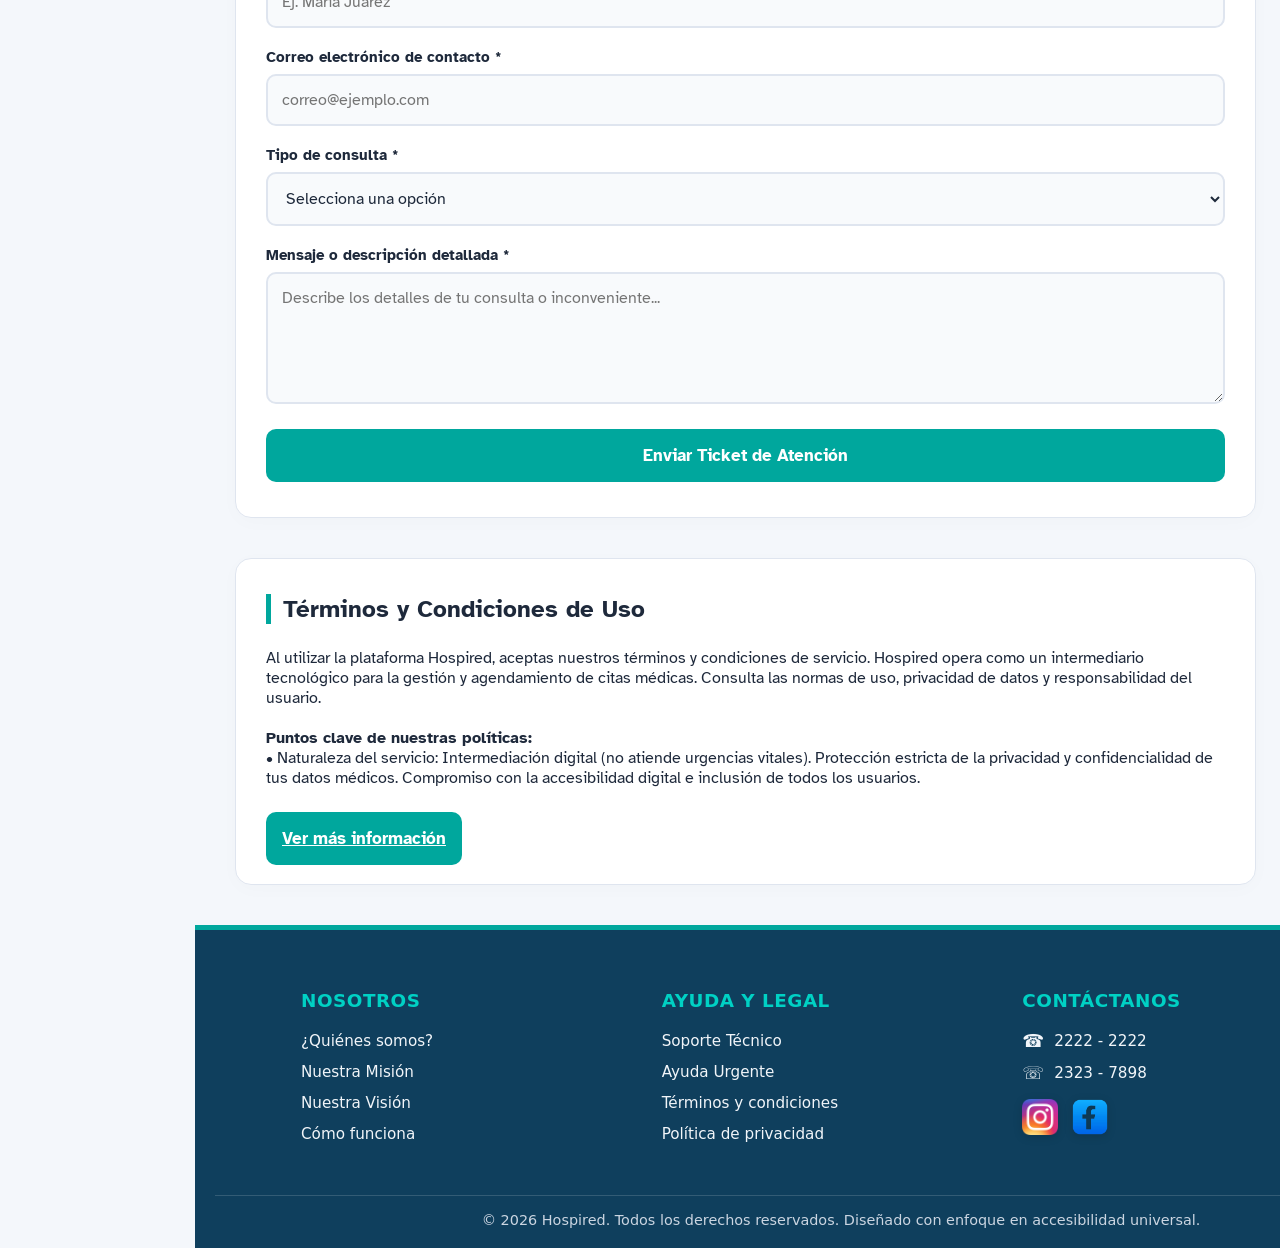
<file: soporte_y_ayuda.html>
<!DOCTYPE html>
<html lang="es">
<head>
    <meta charset="UTF-8">
    <meta name="viewport" content="width=device-width, initial-scale=1.0">
    <title>Centro de Ayuda y Soporte - Hospired</title>
    <link rel="stylesheet" href="index.css">
    <script src="perfil.js"></script>
    <link rel="stylesheet" href="accesibilidad-global.css">
    <script src="accesibilidad-global.js"></script>
    <style>
        /* ==========================================================================
           1. VARIABLES DE MARCA Y CONFIGURACIÓN GENERAL (Heredado de index.css)
           ========================================================================== */
        :root {
            --color-primary: #00A79D;
            --color-primary-dark: #007F78;
            --color-primary-light: #00c2b6;
            --color-border: #dfe5ef;
            --color-surface: #ffffff;
            --color-bg-light: #f8fafc;
            --color-text-main: #1e293b;
            --color-text-muted: #475569;
            --sidebar-width: 195px;
            --shadow: 0 4px 12px rgba(15, 23, 42, 0.08);
        }

        * { 
            box-sizing: border-box; 
            margin: 0; 
            padding: 0; 
        }

        body {
            font-family: Arial, sans-serif;
            color: var(--color-text-main);
            display: flex;
            flex-wrap: wrap;
            align-items: flex-start;
            min-height: 100vh;
            width: 100%;
            /* FONDO GEOMÉTRICO DETALLADO */
            background-color: #f3f7f9;
            background-image:
                linear-gradient(rgba(0, 167, 157, 0.03) 1px, transparent 1px),
                linear-gradient(90deg, rgba(0, 167, 157, 0.03) 1px, transparent 1px);
            background-size: 40px 40px;
            background-attachment: fixed;
            position: relative;
        }

        :focus-visible {
            outline: 3px solid #ee9b00;
            outline-offset: 2px;
        }

        /* Formas decorativas del fondo */
        .shape-decor {
            position: fixed;
            pointer-events: none;
            z-index: -1;
            opacity: 0.15;
        }
        .shape-1 {
            top: 15%; left: 5%; width: 180px; height: 200px;
            background: var(--color-primary);
            clip-path: polygon(50% 0%, 100% 25%, 100% 75%, 50% 100%, 0% 75%, 0% 25%);
        }

        /* ==========================================================================
           2. MENÚ LATERAL VERTICAL (SIDEBAR)
           ========================================================================== */
        

        

        .brand img {
            width: 105px;
            height: auto;
            display: inline-block;
            filter: brightness(0) invert(1);
        }

        

        .menu-item {
            padding: 10px 8px;
            color: rgba(255, 255, 255, 0.9);
            text-decoration: none;
            border-radius: 10px;
            font-weight: 700;
            display: flex;
            align-items: center;
            gap: 8px;
            font-size: 0.83rem !important;
            line-height: normal;
            transition: background-color 0.25s ease, color 0.25s ease;
            cursor: pointer;
            border: none;
            background: transparent;
            width: 100%;
            text-align: left;
            transform: none;
        }

        .menu-item:hover,
        .menu-item.active {
            background-color: var(--color-surface);
            color: var(--color-primary-dark);
            box-shadow: 0 4px 10px rgba(0, 0, 0, 0.06);
            transform: none;
        }

        .institution-only { display: none; }

        .menu-item-icon {
            width: 26px;
            height: 26px;
            border-radius: 50%;
            background: rgba(255, 255, 255, 0.15);
            display: inline-flex;
            align-items: center;
            justify-content: center;
            flex-shrink: 0;
            font-size: 0.95rem;
        }

        /* ==========================================================================
           3. ESTRUCTURA Y BARRA SUPERIOR (TOP NAVBAR)
           ========================================================================== */
        .main-container {
            flex: 1;
            margin-left: var(--sidebar-width);
            display: flex;
            flex-direction: column;
            min-height: 100vh;
        }

        .top-navbar {
            background: transparent;
            padding: 15px 24px 0px 40px; 
            display: flex;
            align-items: center;
            justify-content: flex-end; /* Alineado a la derecha ya que el buscador principal está en el hero */
            gap: 24px;
            width: 100%;
        }

        .right-utilities {
            display: flex;
            align-items: center;
        }

        .profile {
            display: flex;
            align-items: center;
            gap: 12px;
            cursor: pointer;
        }

        .avatar {
            width: 42px;
            height: 42px;
            border-radius: 50%;
            background: var(--color-primary-dark);
            color: white;
            display: flex;
            align-items: center;
            justify-content: center;
            font-weight: bold;
            box-shadow: 0 2px 8px rgba(0,0,0,0.05);
            order: 2; 
        }

        .account {
            text-align: right;
        }

        .account .name {
            font-weight: bold;
            display: block;
            color: var(--color-text-main);
            font-size: 0.9rem;
        }

        .account .hint {
            font-size: 0.78rem;
            color: var(--color-text-muted);
        }

        .content-body {
            padding: 10px 24px 40px 40px;
            flex: 1;
            display: flex;
            flex-direction: column;
            gap: 40px;
            max-width: 1100px;
            margin: 0 auto;
            width: 100%;
        }

        /* ==========================================================================
           4. HERO DE SOPORTE Y BÚSQUEDA
           ========================================================================== */
        .support-hero {
            text-align: center;
            margin-top: 20px;
        }

        .support-hero h1 { 
            font-size: 2.2rem; 
            color: var(--color-text-main); 
            margin-bottom: 10px; 
            font-weight: 800;
        }
        
        .support-hero p { 
            font-size: 1.1rem; 
            color: var(--color-text-muted); 
            margin-bottom: 24px; 
        }

        /* ==========================================================================
           5. CONTENIDO PRINCIPAL (SECCIONES)
           ========================================================================== */
        .section-box {
            background: var(--color-surface); 
            border-radius: 16px; 
            border: 1px solid var(--color-border);
            box-shadow: 0 4px 20px rgba(0,0,0,0.02); 
            padding: 35px 30px; 
        }

        .section-title {
            font-size: 1.5rem; 
            color: var(--color-text-main); 
            margin-bottom: 24px;
            border-left: 5px solid var(--color-primary); 
            padding-left: 12px;
            font-weight: 800;
        }

        /* Tarjetas de Video */
        .video-grid {
            display: grid;
            grid-template-columns: repeat(auto-fit, minmax(280px, 1fr));
            gap: 24px;
        }

        .video-card {
            border: 1px solid var(--color-border);
            border-radius: 14px;
            overflow: hidden;
            background: var(--color-bg-light);
            display: flex;
            flex-direction: column;
            transition: transform 0.2s ease, box-shadow 0.2s ease;
        }
        .video-card:hover {
            transform: translateY(-4px);
            box-shadow: 0 8px 20px rgba(0,0,0,0.05);
        }

        .video-placeholder {
    width: 100%;
    height: 190px;
    background-color: var(--color-text-main);
    border-bottom: 1px solid var(--color-border);
    display: flex;
    align-items: center;
    justify-content: center;
    position: relative;
    overflow: hidden;
}

/* Ajusta el reproductor para que no desborde la tarjeta */
.video-placeholder video {
    width: 100%;
    height: 100%;
    object-fit: cover;
    display: block;
    background-color: #000;
}

        .video-info {
            padding: 20px;
            flex-grow: 1;
        }

        .video-info h3 {
            font-size: 1.1rem;
            color: var(--color-text-main);
            margin-bottom: 8px;
            font-weight: 700;
        }

        .video-info p {
            font-size: 0.92rem;
            color: var(--color-text-muted);
            line-height: 1.5;
        }

        /* Preguntas Frecuentes (FAQ) */
        .faq-list { 
            display: flex; 
            flex-direction: column; 
            gap: 12px; 
        }

        .faq-item {
            background: var(--color-bg-light); 
            border: 1px solid var(--color-border);
            border-radius: 12px; 
            overflow: hidden;
            transition: border-color 0.2s;
        }

        .faq-item:hover {
            border-color: var(--color-primary-light);
        }

        .faq-item summary {
            padding: 18px 20px; 
            font-weight: 700; 
            color: var(--color-text-main);
            cursor: pointer; 
            font-size: 1.05rem; 
            list-style: none;
            display: flex; 
            justify-content: space-between; 
            align-items: center;
        }
        .faq-item summary::after { 
            content: "▼"; 
            font-size: 0.8rem; 
            color: var(--color-primary);
            transition: transform 0.2s; 
        }
        .faq-item[open] summary::after { 
            transform: rotate(180deg); 
        }
        .faq-item summary::-webkit-details-marker { display: none; }

        .faq-content {
            padding: 0 20px 20px 20px; 
            color: var(--color-text-muted);
            font-size: 0.95rem; 
            line-height: 1.6;
        }

        /* Formulario de Contacto */
        .form-group { margin-bottom: 20px; }
        
        .form-group label { 
            display: block; 
            font-weight: 700; 
            margin-bottom: 8px; 
            color: var(--color-text-main); 
            font-size: 0.95rem;
        }
        
        .form-group input, 
        .form-group select, 
        .form-group textarea {
            width: 100%; 
            padding: 14px; 
            border: 2px solid var(--color-border);
            border-radius: 10px; 
            font-size: 1rem; 
            outline: none; 
            font-family: inherit;
            background-color: var(--color-bg-light);
            color: var(--color-text-main);
            transition: border-color 0.2s;
        }
        
        .form-group input:focus, 
        .form-group select:focus, 
        .form-group textarea:focus {
            border-color: var(--color-primary);
        }

        .btn-submit {
            background-color: var(--color-primary);
            color: #ffffff;
            border: none;
            padding: 16px;
            font-size: 1.05rem;
            font-weight: bold;
            border-radius: 10px;
            cursor: pointer;
            width: 100%;
            transition: background-color 0.2s;
        }

        .btn-submit:hover {
            background-color: var(--color-primary-dark);
        }

        .alert-success {
            display: none; 
            background: #e6f4f3; 
            border: 2px solid var(--color-primary);
            color: var(--color-primary-dark); 
            padding: 16px; 
            border-radius: 10px;
            font-weight: bold; 
            margin-top: 20px; 
            text-align: center;
        }

        /* ==========================================================================
           6. RESPONSIVE (Móviles)
           ========================================================================== */
        @media (max-width: 768px) {
            .main-container {
                margin-left: 0;
            }
            .content-body {
                padding: 10px 20px 40px 20px;
            }
            .section-box { 
                padding: 24px 20px; 
            }
        }
    </style>
</head>
<body>

    <div class="shape-decor shape-1"></div>
    <div class="shape-decor shape-2"></div>
    <div class="shape-decor shape-3"></div>

    <aside class="sidebar" role="navigation" aria-label="Navegación lateral">
        <div class="brand-container">
            <a class="brand" href="index.html" aria-label="Inicio Hospired">
                <img src="login/Hospired.logo.png" alt="Logo de Hospired">
            </a>
        </div>

        <nav class="vertical-menu">
            <button class="menu-item" onclick="location.href='index.html'">
                <span class="menu-item-icon"><svg viewBox="0 0 24 24" width="16" height="16" fill="none" stroke="currentColor" stroke-width="2"><path d="M3 9l9-7 9 7v11a2 2 0 0 1-2 2H5a2 2 0 0 1-2-2z"></path><polyline points="9 22 9 12 15 12 15 22"></polyline></svg></span>
                <span>Inicio</span>
            </button>
            <button class="menu-item" onclick="location.href='citas.unificado.html'">
                <span class="menu-item-icon"><svg viewBox="0 0 24 24" width="16" height="16" fill="none" stroke="currentColor" stroke-width="2"><rect x="3" y="4" width="18" height="18" rx="2" ry="2"></rect><line x1="16" y1="2" x2="16" y2="6"></line><line x1="8" y1="2" x2="8" y2="6"></line><line x1="3" y1="10" x2="21" y2="10"></line></svg></span>
                <span>Mis Citas</span>
            </button>

            <hr style="border: 0; border-top: 1px solid rgba(255,255,255,0.15); margin: 6px 8px;">

            <button class="menu-item" onclick="location.href='laboratorios.html'">
                <span class="menu-item-icon"><svg viewBox="0 0 24 24" width="16" height="16" fill="none" stroke="currentColor" stroke-width="2"><path d="M10 2v7.31L4.75 18.1A2 2 0 0 0 6.47 21h11.06a2 2 0 0 0 1.72-2.9L14 9.31V2"></path><line x1="8.5" y1="2" x2="15.5" y2="2"></line></svg></span>
                <span>Laboratorios</span>
            </button>
            <button class="menu-item" onclick="location.href='hospitales.html'">
                <span class="menu-item-icon"><svg viewBox="0 0 24 24" width="16" height="16" fill="none" stroke="currentColor" stroke-width="2"><path d="M3 21h18"></path><path d="M5 21V5a2 2 0 0 1 2-2h10a2 2 0 0 1 2 2v16"></path><path d="M9 21v-4a2 2 0 0 1 2-2h2a2 2 0 0 1 2 2v4"></path><line x1="10" y1="9" x2="14" y2="9"></line><line x1="12" y1="7" x2="12" y2="11"></line></svg></span>
                <span>Hospitales</span>
            </button>
            <button class="menu-item" onclick="location.href='Notificaciones.html'">
                <span class="menu-item-icon"><svg viewBox="0 0 24 24" width="16" height="16" fill="none" stroke="currentColor" stroke-width="2"><path d="M18 8A6 6 0 0 0 6 8c0 7-3 9-3 9h18s-3-2-3-9"></path><path d="M13.73 21a2 2 0 0 1-3.46 0"></path></svg></span>
                <span>Notificaciones</span>
            </button>
            <button class="menu-item active" onclick="location.href='soporte_y_ayuda.html'">
                <span class="menu-item-icon"><svg viewBox="0 0 24 24" width="16" height="16" fill="none" stroke="currentColor" stroke-width="2"><circle cx="12" cy="12" r="10"></circle><circle cx="12" cy="12" r="4"></circle><line x1="4.93" y1="4.93" x2="9.17" y2="9.17"></line><line x1="14.83" y1="14.83" x2="19.07" y2="19.07"></line><line x1="14.83" y1="9.17" x2="18.36" y2="5.64"></line><line x1="4.93" y1="19.07" x2="9.17" y2="14.83"></line></svg></span>
                <span>Soporte y ayuda</span>
            </button>
            <a class="menu-item" href="index.html#quienes-somos">
                <span class="menu-item-icon"><svg viewBox="0 0 24 24" width="16" height="16" fill="none" stroke="currentColor" stroke-width="2"><path d="M17 21v-2a4 4 0 0 0-4-4H5a4 4 0 0 0-4 4v2"></path><circle cx="9" cy="7" r="4"></circle><path d="M23 21v-2a4 4 0 0 0-3-3.87"></path><path d="M16 3.13a4 4 0 0 1 0 7.75"></path></svg></span>
                <span>Sobre nosotros</span>
            </a>
        </nav>
    </aside>

    <div class="main-container">
        
        <header class="top-navbar" role="banner">
            <div class="right-utilities">
                <button type="button" class="profile" id="sharedProfileTrigger" aria-label="Abrir perfil del usuario" onclick="openSharedProfileModal()">
                    <div class="avatar" id="sharedProfileAvatar" aria-hidden="true">MJ</div>
                    <div class="account">
                        <span class="name" id="sharedProfileName">Perfil</span>
                        <span class="hint" id="sharedProfileHint">Perfil</span>
                    </div>
                </button>
            </div>
        </header>

        <main class="content-body" role="main">
            
            <section class="support-hero">
                <h1>Centro de Ayuda Hospired</h1>
                <p>Encuentra respuestas rápidas, guías en video y resuelve tus dudas sobre la plataforma.</p>
            </section>

            <section class="section-box" id="generalidades" aria-labelledby="generalidades-heading">
                <h2 class="section-title" id="generalidades-heading">Generalidades y Guías en Video</h2>
                
             <div class="video-grid">
    <article class="video-card">
        <div class="video-placeholder">
            <video controls playsinline>
                <source src="Videos-Soporte-y-ayuda/Perfil-pacientes.mp4" type="video/mp4">
                Tu navegador no soporta el reproductor de video.
            </video>
        </div>
        <div class="video-info">
            <h3>Perfil de paciente</h3>
            <p>Aprende a explorar hospitales, clínicas y laboratorios desde el directorio interactivo.</p>
        </div>
    </article>

    <article class="video-card">
        <div class="video-placeholder">
            <video controls playsinline>
                <source src="Videos-Soporte-y-ayuda/Agendar-Cita.mp4" type="video/mp4">
                Tu navegador no soporta el reproductor de video.
            </video>
        </div>
        <div class="video-info">
            <h3>Agendamiento de citas</h3>
            <p>Aprende a programar, modificar y cancelar tus citas médicas de manera eficiente.</p>
        </div>
    </article>

    <article class="video-card">
        <div class="video-placeholder">
            <video controls playsinline>
                <source src="Videos-Soporte-y-ayuda/Instituciones-Afiliadas.mp4" type="video/mp4">
                Tu navegador no soporta el reproductor de video.
            </video>
        </div>
        <div class="video-info">
            <h3>Perfil para instituciones</h3>
            <p>Aprende a gestionar y actualizar la información de tu institución dentro de la plataforma.</p>
        </div>
    </article>
</div>
            </section>

            <section class="section-box" id="faq" aria-labelledby="faq-heading">
                <h2 class="section-title" id="faq-heading">Preguntas Frecuentes (FAQ)</h2>
                
                <div class="faq-list">
                    <details class="faq-item">
                        <summary>¿Cómo busco una especialidad médica o un examen específico?</summary>
                        <div class="faq-content">
                            Puedes escribir el nombre de la especialidad, enfermedad o examen en la barra de búsqueda superior del directorio principal. También puedes hacer clic en el botón "Ver información completa" de cualquier tarjeta para desplegar el catálogo detallado de servicios con sus definiciones médicas.
                        </div>
                    </details>

                    <details class="faq-item">
                        <summary>¿Cómo funciona el lector automático de voz en las tarjetas?</summary>
                        <div class="faq-content">
                            Hospired cuenta con un sistema de accesibilidad por voz. Al pasar el cursor del mouse sobre cualquier tarjeta de hospital o laboratorio, o al desplazarte utilizando la tecla <strong>Tab</strong> de tu teclado, la plataforma leerá en voz alta el nombre del establecimiento, su ubicación y su calificación.
                        </div>
                    </details>

                    <details class="faq-item">
                        <summary>¿Es obligatorio crear una cuenta para consultar el directorio?</summary>
                        <div class="faq-content">
                            No. Toda la información sobre hospitales, laboratorios, ubicaciones, especialidades y el glosario clínico está abierta y disponible para consulta de forma gratuita sin necesidad de registro previo.
                        </div>
                    </details>

                    <details class="faq-item">
                        <summary>¿Cómo agendo una cita médica desde Hospired?</summary>
                        <div class="faq-content">
                            En el menú lateral puedes hacer clic en la opción <strong>"Mis Citas"</strong> para acceder al portal de gestión de citas, o dentro de la ficha completa del centro médico seleccionando el botón directo de contacto o agendamiento en línea.
                        </div>
                    </details>

                    <details class="faq-item">
                        <summary>¿Qué significan los conceptos desplegables dentro de cada hospital?</summary>
                        <div class="faq-content">
                            Son un glosario clínico accesible pensado para orientar a los usuarios. Al hacer clic o presionar <strong>Enter</strong> en cualquier especialidad (ej. <em>Cardiología</em>, <em>Neurología</em>, <em>Pruebas PCR</em>), se desplegará una breve explicación redactada en lenguaje sencillo sobre en qué consiste ese área médica.
                        </div>
                    </details>

                    <details class="faq-item">
                        <summary>¿La plataforma es compatible con lectores de pantalla externos?</summary>
                        <div class="faq-content">
                            Sí. Hospired está construida bajo estándares de accesibilidad web (WCAG 2.1). Incluye marcas de roles ARIA, textos alternativos en todas las imágenes y un foco visualizado en color naranja para navegación exclusiva con teclado.
                        </div>
                    </details>

                    <details class="faq-item">
                        <summary>¿Cómo reportar datos equivocados o desactualizados?</summary>
                        <div class="faq-content">
                            Si detectas una dirección o número de teléfono incorrecto, puedes llenar el formulario que se encuentra más abajo en esta misma página seleccionando la opción "Duda o corrección sobre un Hospital/Laboratorio".
                        </div>
                    </details>

                    <details class="faq-item">
                        <summary>¿Cómo se garantiza la privacidad de mis datos personales?</summary>
                        <div class="faq-content">
                            Hospired no vende ni comparte información con terceros. Los datos de perfil o los tickets enviados mediante el soporte técnico se procesan con fines exclusivos de atención al paciente bajo normativas de protección de datos de salud.
                        </div>
                    </details>
                </div>
            </section>

            <section class="section-box" id="contacto" aria-labelledby="contact-heading">
                <h2 class="section-title" id="contact-heading">Enviar un Ticket de Soporte Técnico</h2>
                
                <form onsubmit="submitSupportTicket(event)">
                    <div class="form-group">
                        <label for="userName">Nombre completo *</label>
                        <input type="text" id="userName" required placeholder="Ej. Maria Juárez">
                    </div>

                    <div class="form-group">
                        <label for="userEmail">Correo electrónico de contacto *</label>
                        <input type="email" id="userEmail" required placeholder="correo@ejemplo.com">
                    </div>

                    <div class="form-group">
                        <label for="topic">Tipo de consulta *</label>
                        <select id="topic" required>
                            <option value="">Selecciona una opción</option>
                            <option value="duda">Duda o actualización de un Hospital/Laboratorio</option>
                            <option value="accesibilidad">Sugerencia sobre Lectura por Voz o Accesibilidad</option>
                            <option value="falla">Falla técnica o error en la plataforma</option>
                            <option value="otro">Otro asunto</option>
                        </select>
                    </div>

                    <div class="form-group">
                        <label for="userMessage">Mensaje o descripción detallada *</label>
                        <textarea id="userMessage" rows="5" required placeholder="Describe los detalles de tu consulta o inconveniente..."></textarea>
                    </div>

                    <button type="submit" class="btn-submit">Enviar Ticket de Atención</button>
                </form>

                <div id="successMessage" class="alert-success" role="alert">
                    ¡Gracias por contactarnos! Tu ticket de soporte ha sido registrado con éxito. Te responderemos al correo proporcionado en un plazo máximo de 24 horas.
                </div>
            </section>


            <!-- Sección de Vista Previa de Términos y Condiciones -->
<section class="section-box" id="terminos-previa" aria-labelledby="terms-preview-heading">
    <h2 class="section-title" id="terms-preview-heading" data-es="Términos y Condiciones de Uso" data-en="Terms and Conditions of Use">
        Términos y Condiciones de Uso
    </h2>

    <div class="terms-preview-card">
        <p id="terms-preview-desc" class="terms-preview-desc" data-es="Al utilizar la plataforma Hospired, aceptas nuestros términos y condiciones de servicio. Hospired opera como un intermediario tecnológico para la gestión y agendamiento de citas médicas. Consulta las normas de uso, privacidad de datos y responsabilidad del usuario." data-en="By using the Hospired platform, you agree to our terms and conditions of service. Hospired operates as a technological intermediary for medical appointment management. Please review the usage guidelines, data privacy, and user responsibilities.">
            Al utilizar la plataforma Hospired, aceptas nuestros términos y condiciones de servicio. Hospired opera como un intermediario tecnológico para la gestión y agendamiento de citas médicas. Consulta las normas de uso, privacidad de datos y responsabilidad del usuario.
        </p>
        <br>
        <div class="terms-highlights-box">
            <strong id="terms-preview-highlights-title" class="terms-highlights-title" data-es="Puntos clave de nuestras políticas:" data-en="Key Points of Our Policies:">Puntos clave de nuestras políticas:</strong>
            <ul id="terms-preview-list" class="terms-list" data-es="• Naturaleza del servicio: Intermediación digital (no atiende urgencias vitales).
Protección estricta de la privacidad y confidencialidad de tus datos médicos.
Compromiso con la accesibilidad digital e inclusión de todos los usuarios." data-en="Service Nature: Digital intermediary (does not handle vital emergencies).
Strict Protection of Privacy and Confidentiality of Your Medical Data.
Commitment to Digital Accessibility and Inclusion of All Users.">
                <li>Naturaleza del servicio: Intermediación digital (no atiende urgencias vitales).</li>
                <li>Protección estricta de la privacidad y confidencialidad de tus datos médicos.</li>
                <li>Compromiso con la accesibilidad digital e inclusión de todos los usuarios.</li>
            </ul>
        </div>

        <br>
        <br>

        <div class="terms-actions">
            <a href="./terminos-condiciones.html"
   id="btn-terms-more"
   class="btn-submit btn-terms-more"
   data-es="Ver más información"
   data-en="See full information">
    <span id="btn-terms-more-text">Ver más información</span>
    <svg aria-hidden="true" viewBox="0 0 24 24" width="18" height="18"
         fill="none" stroke="currentColor" stroke-width="2">
        <path d="M5 12h14"></path>
        <path d="M12 5l7 7-7 7"></path>
    </svg>
</a>
        </div>
    </div>
</section>

        </main>
    </div>

    <footer class="site-footer" role="contentinfo">
        <div class="footer-content">
            <div class="footer-links-container footer-vertical">
                <nav class="footer-column" aria-label="Navegación del pie de página: Nosotros">
                    <h4>Nosotros</h4>
                    <ul>
                        <li><a href="index.html#quienes-somos">¿Quiénes somos?</a></li>
                        <li><a href="index.html#mision">Nuestra Misión</a></li>
                        <li><a href="index.html#vision">Nuestra Visión</a></li>
                        <li><a href="index.html#flujo-atencion-section">Cómo funciona</a></li>
                    </ul>
                </nav>

                <nav class="footer-column" aria-label="Navegación del pie de página: Soporte y Legal">
                    <h4>Ayuda y Legal</h4>
                    <ul>
                        <li><a href="soporte_y_ayuda.html#contacto">Soporte Técnico</a></li>
                        <li><a href="soporte_y_ayuda.html#contacto">Ayuda Urgente</a></li>
                        <li><a href="terminos-condiciones.html">Términos y condiciones</a></li>
                        <li><a href="index.html#privacidad">Política de privacidad</a></li>
                    </ul>
                </nav>

                <div class="footer-column">
                    <h4>Contáctanos</h4>
                    <ul class="contact-list">
                        <li>
                            <a href="tel:22222222" aria-label="Llamar al teléfono fijo de atención 2 2 2 2, 2 2 2 2">
                                <span class="phone-icon" aria-hidden="true">&#9742;</span>
                                2222 - 2222
                            </a>
                        </li>
                        <li>
                            <a href="tel:23237898" aria-label="Llamar al teléfono celular de asistencia 2 3 2 3, 7 8 9 8">
                                <span class="phone-icon" aria-hidden="true">&#9743;</span>
                                2323 - 7898
                            </a>
                        </li>
                    </ul>
                    <div class="social-icons-container social-icons-inline">
                        <a href="https://www.instagram.com/hospired_es?igsh=YXN0dHFocnF6NTZh" target="_blank" rel="noopener" aria-label="Visitar nuestro perfil oficial de Instagram (abre en una nueva pestaña)">
                            <img src="instagram-8203531_1280.png" alt="Instagram de Hospired">
                        </a>
                        <a href="https://facebook.com/hospired" target="_blank" rel="noopener" aria-label="Visitar nuestra página oficial de Facebook (abre en una nueva pestaña)">
                            <img src="image-removebg-preview.png" alt="Facebook de Hospired">
                        </a>
                    </div>
                </div>
            </div>
        </div>

        <div class="footer-bottom">
            <p>&copy; 2026 Hospired. Todos los derechos reservados. Diseñado con enfoque en accesibilidad universal.</p>
        </div>
    </footer>

 
    <!-- Filtros SVG ocultos para Daltonismo (Añadir al final del <body> en todas las páginas) -->
<svg aria-hidden="true" focusable="false" style="display:none;">
  <filter id="protanopia-filter">
    <feColorMatrix type="matrix" values="0.567, 0.433, 0,     0, 0,
                                       0.558, 0.442, 0,     0, 0,
                                       0,     0.242, 0.758, 0, 0,
                                       0,     0,     0,     1, 0"/>
  </filter>
  <filter id="deuteranopia-filter">
    <feColorMatrix type="matrix" values="0.625, 0.375, 0,   0, 0,
                                       0.7,   0.3,   0,   0, 0,
                                       0,     0.3,   0.7, 0, 0,
                                       0,     0,     0,   1, 0"/>
  </filter>
  <filter id="tritanopia-filter">
    <feColorMatrix type="matrix" values="0.95,  0.05,  0,     0, 0,
                                       0,     0.433, 0.567, 0, 0,
                                       0,     0.475, 0.525, 0, 0,
                                       0,     0,     0,     1, 0"/>
  </filter>
</svg>

    <script>
        function getPreferredLanguage() {
            try {
                return JSON.parse(localStorage.getItem('hospired_accessibility_preferences') || '{}').language || 'es';
            } catch (error) {
                return 'es';
            }
        }

        function setSupportCopy() {
    const isEnglish = getPreferredLanguage() === 'en';

    // Encabezados principales
    document.querySelector('.support-hero h1')?.replaceChildren(document.createTextNode(isEnglish ? 'Hospired Help Center' : 'Centro de Ayuda Hospired'));
    document.querySelector('.support-hero p')?.replaceChildren(document.createTextNode(isEnglish ? 'Find quick answers, video guides and resolve your questions about the platform.' : 'Encuentra respuestas rápidas, guías en video y resuelve tus dudas sobre la plataforma.'));
    document.querySelector('#generalidades-heading')?.replaceChildren(document.createTextNode(isEnglish ? 'Overview and Video Guides' : 'Generalidades y Guías en Video'));
    document.querySelector('#faq-heading')?.replaceChildren(document.createTextNode(isEnglish ? 'Frequently Asked Questions (FAQ)' : 'Preguntas Frecuentes (FAQ)'));
    document.querySelector('#contact-heading')?.replaceChildren(document.createTextNode(isEnglish ? 'Send a Technical Support Ticket' : 'Enviar un Ticket de Soporte Técnico'));
  

    
    // Títulos de videos (alineados con el HTML)
    const titleLabels = document.querySelectorAll('.video-info h3');
    titleLabels[0] && (titleLabels[0].textContent = isEnglish ? 'Patient Profile' : 'Perfil de paciente');
    titleLabels[1] && (titleLabels[1].textContent = isEnglish ? 'Appointment Scheduling' : 'Agendamiento de citas');
    titleLabels[2] && (titleLabels[2].textContent = isEnglish ? 'Institution Profile' : 'Perfil para instituciones');

    // Descripciones de videos (alineadas con el HTML)
    const videoTexts = document.querySelectorAll('.video-info p');
    videoTexts[0] && (videoTexts[0].textContent = isEnglish ? 'Learn how to explore hospitals, clinics, and laboratories from the interactive directory.' : 'Aprende a explorar hospitales, clínicas y laboratorios desde el directorio interactivo.');
    videoTexts[1] && (videoTexts[1].textContent = isEnglish ? 'Learn how to schedule, modify, and cancel your medical appointments efficiently.' : 'Aprende a programar, modificar y cancelar tus citas médicas de manera eficiente.');
    videoTexts[2] && (videoTexts[2].textContent = isEnglish ? 'Learn how to manage and update your institution information within the platform.' : 'Aprende a gestionar y actualizar la información de tu institución dentro de la plataforma.');

            const faqsData = [
                {
                    q: isEnglish ? 'How do I search for a medical specialty or a specific exam?' : '¿Cómo busco una especialidad médica o un examen específico?',
                    a: isEnglish ? 'You can type the name of the specialty, disease, or exam in the main search bar of the directory. You can also click on "View full information" on any card to display the detailed catalog of services.' : 'Puedes escribir el nombre de la especialidad, enfermedad o examen en la barra de búsqueda superior del directorio principal. También puedes hacer clic en el botón "Ver información completa" de cualquier tarjeta para desplegar el catálogo detallado de servicios con sus definiciones médicas.'
                },
                {
                    q: isEnglish ? 'How does the automatic voice reader work on cards?' : '¿Cómo funciona el lector automático de voz en las tarjetas?',
                    a: isEnglish ? 'Hospired features a voice accessibility system. Hovering over any hospital or laboratory card, or navigating using the Tab key, reads aloud the facility name, location, and rating.' : 'Hospired cuenta con un sistema de accesibilidad por voz. Al pasar el cursor del mouse sobre cualquier tarjeta de hospital o laboratorio, o al desplazarte utilizando la tecla Tab de tu teclado, la plataforma leerá en voz alta el nombre del establecimiento, su ubicación y su calificación.'
                },
                {
                    q: isEnglish ? 'Is creating an account required to browse the directory?' : '¿Es obligatorio crear una cuenta para consultar el directorio?',
                    a: isEnglish ? 'No. All information regarding hospitals, laboratories, locations, specialties, and the clinical glossary is freely accessible without prior registration.' : 'No. Toda la información sobre hospitales, laboratorios, ubicaciones, especialidades y el glosario clínico está abierta y disponible para consulta de forma gratuita sin necesidad de registro previo.'
                },
                {
                    q: isEnglish ? 'How do I schedule a medical appointment on Hospired?' : '¿Cómo agendo una cita médica desde Hospired?',
                    a: isEnglish ? 'In the side menu, click on "My Appointments" to access the appointment management portal, or click the direct booking button inside any medical center\'s details card.' : 'En el menú lateral puedes hacer clic en la opción "Mis Citas" para acceder al portal de gestión de citas, o dentro de la ficha completa del centro médico seleccionando el botón directo de contacto o agendamiento en línea.'
                },
                {
                    q: isEnglish ? 'What do the expandable terms inside each hospital mean?' : '¿Qué significan los conceptos desplegables dentro de cada hospital?',
                    a: isEnglish ? 'They form an accessible clinical glossary designed to guide users. Clicking or pressing Enter on any specialty expands a simple explanation of that medical area.' : 'Son un glosario clínico accesible pensado para orientar a los usuarios. Al hacer clic o presionar Enter en cualquier especialidad (ej. Cardiología, Neurología, Pruebas PCR), se desplegará una breve explicación redactada en lenguaje sencillo sobre en qué consiste ese área médica.'
                },
                {
                    q: isEnglish ? 'Is the platform compatible with external screen readers?' : '¿La plataforma es compatible con lectores de pantalla externos?',
                    a: isEnglish ? 'Yes. Hospired is built following web accessibility standards (WCAG 2.1). It includes ARIA roles, alt text on all images, and an orange focus outline for keyboard navigation.' : 'Sí. Hospired está construida bajo estándares de accesibilidad web (WCAG 2.1). Incluye marcas de roles ARIA, textos alternativos en todas las imágenes y un foco visualizado en color naranja para navegación exclusiva con teclado.'
                },
                {
                    q: isEnglish ? 'How do I report incorrect or outdated information?' : '¿Cómo reportar datos equivocados o desactualizados?',
                    a: isEnglish ? 'If you notice an incorrect address or phone number, fill out the form further down on this page selecting "Question or update about a Hospital/Laboratory".' : 'Si detectas una dirección o número de teléfono incorrecto, puedes llenar el formulario que se encuentra más abajo en esta misma página seleccionando la opción "Duda o corrección sobre un Hospital/Laboratorio".'
                },
                {
                    q: isEnglish ? 'How is the privacy of my personal data guaranteed?' : '¿Cómo se garantiza la privacidad de mis datos personales?',
                    a: isEnglish ? 'Hospired does not sell or share information with third parties. Profile data and support tickets are processed exclusively for patient care under health data protection regulations.' : 'Hospired no vende ni comparte información con terceros. Los datos de perfil o los tickets enviados mediante el soporte técnico se procesan con fines exclusivos de atención al paciente bajo normativas de protección de datos de salud.'
                }
            ];

            const faqItems = document.querySelectorAll('.faq-item');
            faqItems.forEach((item, idx) => {
                if (faqsData[idx]) {
                    const summary = item.querySelector('summary');
                    const content = item.querySelector('.faq-content');
                    if (summary) summary.textContent = faqsData[idx].q;
                    if (content) content.textContent = faqsData[idx].a;
                }
            });

            const fields = document.querySelectorAll('.form-group label');
            if (fields[0]) fields[0].textContent = isEnglish ? 'Full name *' : 'Nombre completo *';
            if (fields[1]) fields[1].textContent = isEnglish ? 'Email for contact *' : 'Correo electrónico de contacto *';
            if (fields[2]) fields[2].textContent = isEnglish ? 'Query type *' : 'Tipo de consulta *';
            if (fields[3]) fields[3].textContent = isEnglish ? 'Message or detailed description *' : 'Mensaje o descripción detallada *';
            document.querySelector('#userName')?.setAttribute('placeholder', isEnglish ? 'Example: Maria Juárez' : 'Ej. Maria Juárez');
            document.querySelector('#userEmail')?.setAttribute('placeholder', isEnglish ? 'email@example.com' : 'correo@ejemplo.com');
            const topic = document.getElementById('topic');
            if (topic) {
                const options = topic.querySelectorAll('option');
                if (options[0]) options[0].textContent = isEnglish ? 'Select an option' : 'Selecciona una opción';
                if (options[1]) options[1].textContent = isEnglish ? 'Question or update about a hospital/laboratory' : 'Duda o actualización de un Hospital/Laboratorio';
                if (options[2]) options[2].textContent = isEnglish ? 'Suggestion about voice reading or accessibility' : 'Sugerencia sobre Lectura por Voz o Accesibilidad';
                if (options[3]) options[3].textContent = isEnglish ? 'Technical failure or platform error' : 'Falla técnica o error en la plataforma';
                if (options[4]) options[4].textContent = isEnglish ? 'Other matter' : 'Otro asunto';
            }
            document.querySelector('#userMessage')?.setAttribute('placeholder', isEnglish ? 'Describe the details of your question or problem...' : 'Describe los detalles de tu consulta o inconveniente...');
            const submitBtn = document.querySelector('.btn-submit');
            if (submitBtn) submitBtn.textContent = isEnglish ? 'Send support ticket' : 'Enviar Ticket de Atención';
            const successAlert = document.getElementById('successMessage');
            if (successAlert) successAlert.textContent = isEnglish ? 'Thank you for contacting us! Your support ticket has been registered successfully. We will respond to the provided email within a maximum of 24 hours.' : '¡Gracias por contactarnos! Tu ticket de soporte ha sido registrado con éxito. Te responderemos al correo proporcionado en un plazo máximo de 24 horas.';
        }

        function syncSharedProfile() {
            // Esta pagina es compartida por pacientes e instituciones (a diferencia de las demas,
            // que son exclusivas de un rol), asi que el rol activo se determina por la sesion
            // (hospired_active_role, guardado al iniciar sesion) y no por cual perfil "existe".
            const activeRole = sessionStorage.getItem('hospired_active_role');
            const patientProfile = JSON.parse(localStorage.getItem('hospired_patient_profile') || 'null');
            const institutionProfile = JSON.parse(localStorage.getItem('hospired_institution_profile') || 'null');
            const data = activeRole === 'institution'
                ? (institutionProfile || patientProfile || {})
                : (patientProfile || institutionProfile || {});
            const name = data.fullName || data.name || data.nombre || data.institutionName || 'Usuario';
            const avatar = document.getElementById('sharedProfileAvatar');
            const nameLabel = document.getElementById('sharedProfileName');
            const emailLabel = document.getElementById('sharedProfileHint');

            if (avatar) {
                avatar.textContent = (name.split(' ').map(word => word.charAt(0)).join('').slice(0, 2) || 'U').toUpperCase();
            }
            if (nameLabel) nameLabel.textContent = name;
            if (emailLabel) emailLabel.textContent = 'Perfil';

            const isInstitution = data.role === 'institution' || Boolean(data.institutionName);
            document.querySelectorAll('.patient-only').forEach(el => { el.style.display = isInstitution ? 'none' : ''; });
            document.querySelectorAll('.institution-only').forEach(el => { el.style.display = isInstitution ? 'flex' : 'none'; });
            const brandLink = document.getElementById('brandHomeLink');
            if (brandLink) brandLink.href = isInstitution ? 'Panel.De.Instituciones/panel-hospital (2).html' : 'index.html';
        }

        syncSharedProfile();
        setSupportCopy();
        window.addEventListener('hospired-language-change', () => setSupportCopy());

        const searchInput = document.getElementById('searchInput');
        const searchResultsDropdown = document.getElementById('searchResultsDropdown');
        const dataSources = [
            'Hospital Internacional San Jude',
            'Hospital Metropolitano del Norte',
            'Laboratorios Clínicos Biolab',
            'Laboratorios Diagnóstica Express',
            'Citas médicas',
            'Exámenes de sangre',
            'Atención urgente',
            'Consulta general',
            'Soporte y ayuda',
            'Notificaciones'
        ];

        searchInput?.addEventListener('input', () => {
            const query = searchInput.value.toLowerCase().trim();
            searchResultsDropdown.innerHTML = '';

            if (query.length > 1) {
                const filteredResults = dataSources.filter(item => item.toLowerCase().includes(query));
                if (filteredResults.length > 0) {
                    filteredResults.forEach(result => {
                        const resultItem = document.createElement('a');
                        resultItem.href = '#';
                        resultItem.classList.add('search-result-item');
                        resultItem.textContent = result;
                        resultItem.addEventListener('click', (e) => {
                            e.preventDefault();
                            searchInput.value = result;
                            searchResultsDropdown.classList.remove('show');
                        });
                        searchResultsDropdown.appendChild(resultItem);
                    });
                    searchResultsDropdown.classList.add('show');
                } else {
                    const noResult = document.createElement('div');
                    noResult.classList.add('search-result-item');
                    noResult.textContent = 'No se encontraron resultados';
                    searchResultsDropdown.appendChild(noResult);
                    searchResultsDropdown.classList.add('show');
                }
            } else {
                searchResultsDropdown.classList.remove('show');
            }
        });

        document.addEventListener('click', (event) => {
            if (!event.target.closest('.search-container')) {
                searchResultsDropdown?.classList.remove('show');
            }
        });
        // Búsqueda interactiva en la lista de Preguntas Frecuentes
        function searchHelp(event) {
            event.preventDefault();
            const query = document.getElementById('searchInput').value.toLowerCase().trim();
            const faqs = document.querySelectorAll('.faq-item');

            if (!query) {
                faqs.forEach(faq => faq.style.display = 'block');
                return;
            }

            faqs.forEach(faq => {
                const text = faq.innerText.toLowerCase();
                if (text.includes(query)) {
                    faq.style.display = 'block';
                    faq.open = true; // Despliega la pregunta coincidente automáticamente
                } else {
                    faq.style.display = 'none';
                }
            });
        }

        // Envío simulado del formulario de soporte
        function submitSupportTicket(event) {
            event.preventDefault();
            const successAlert = document.getElementById('successMessage');
            successAlert.style.display = 'block';
            event.target.reset();

            successAlert.scrollIntoView({ behavior: 'smooth', block: 'center' });
        }

        // Agrega estas líneas dentro de la función setSupportCopy():
// Vista previa de Términos y Condiciones
const termsHeading = document.getElementById('terms-preview-heading');

if (termsHeading) {
    termsHeading.textContent = isEnglish
        ? 'Terms and Conditions of Use'
        : 'Términos y Condiciones de Uso';
}

const termsDesc = document.getElementById('terms-preview-desc');

if (termsDesc) {
    termsDesc.textContent = isEnglish
        ? 'By using the Hospired platform, you accept our terms and conditions of service. Hospired operates as a technological intermediary for medical appointment management. Review our usage rules, data privacy, and user responsibilities.'
        : 'Al utilizar la plataforma Hospired, aceptas nuestros términos y condiciones de servicio. Hospired opera como un intermediario tecnológico para la gestión y agendamiento de citas médicas. Consulta las normas de uso, privacidad de datos y responsabilidad del usuario.';
}

const termsHighlights = document.getElementById('terms-preview-highlights-title');

if (termsHighlights) {
    termsHighlights.textContent = isEnglish
        ? 'Key policy highlights:'
        : 'Puntos clave de nuestras políticas:';
}

const termsList = document.getElementById('terms-preview-list');

if (termsList) {
    termsList.innerHTML = isEnglish
        ? `
            <li>Service nature: Digital intermediary (does not handle emergency care).</li>
            <li>Strict protection and privacy of your medical and personal data.</li>
            <li>Commitment to digital accessibility and inclusion for all users.</li>
          `
        : `
            <li>Naturaleza del servicio: Intermediación digital (no atiende urgencias vitales).</li>
            <li>Protección estricta de la privacidad y confidencialidad de tus datos médicos.</li>
            <li>Compromiso con la accesibilidad digital e inclusión de todos los usuarios.</li>
          `;
}

const btnTermsMore = document.getElementById('btn-terms-more');

if (btnTermsMore) {
    btnTermsMore.textContent = isEnglish
        ? 'See full information'
        : 'Ver más información';
}


    </script>
</body>
</html>
</file>
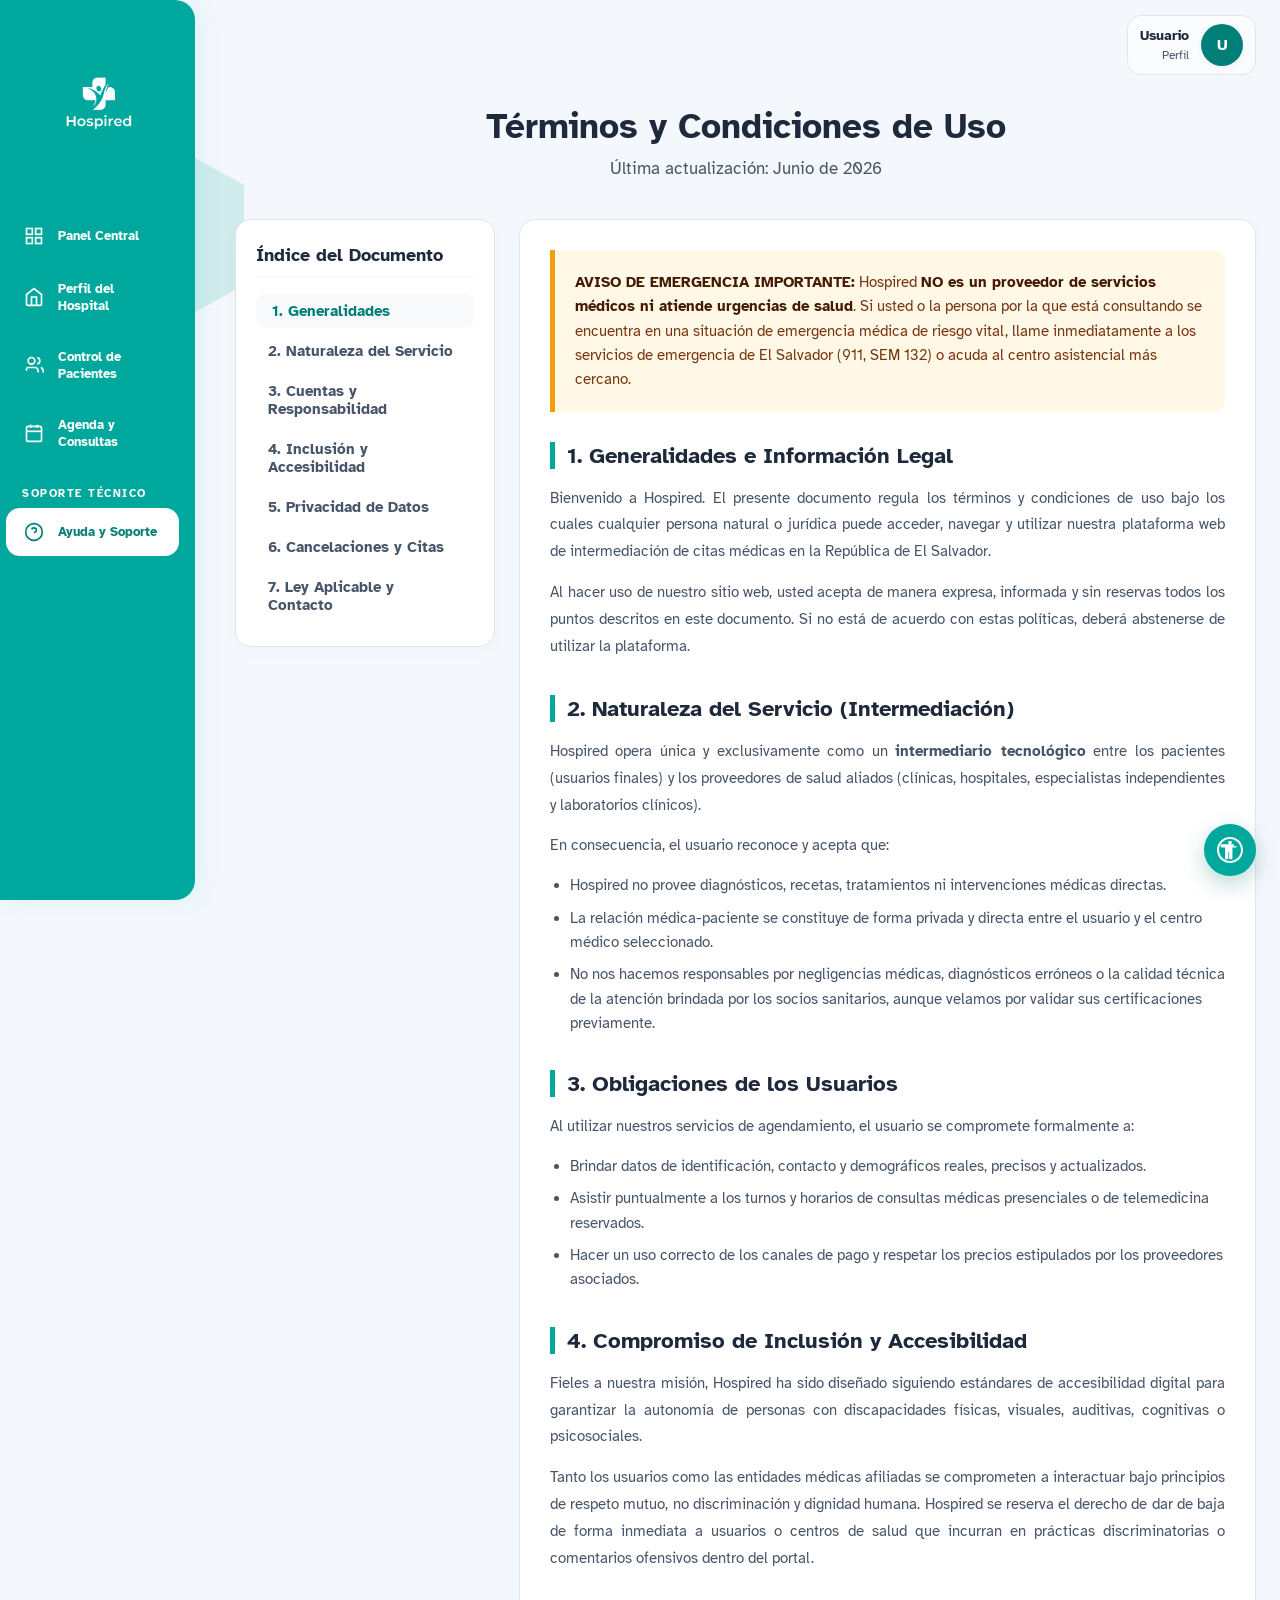
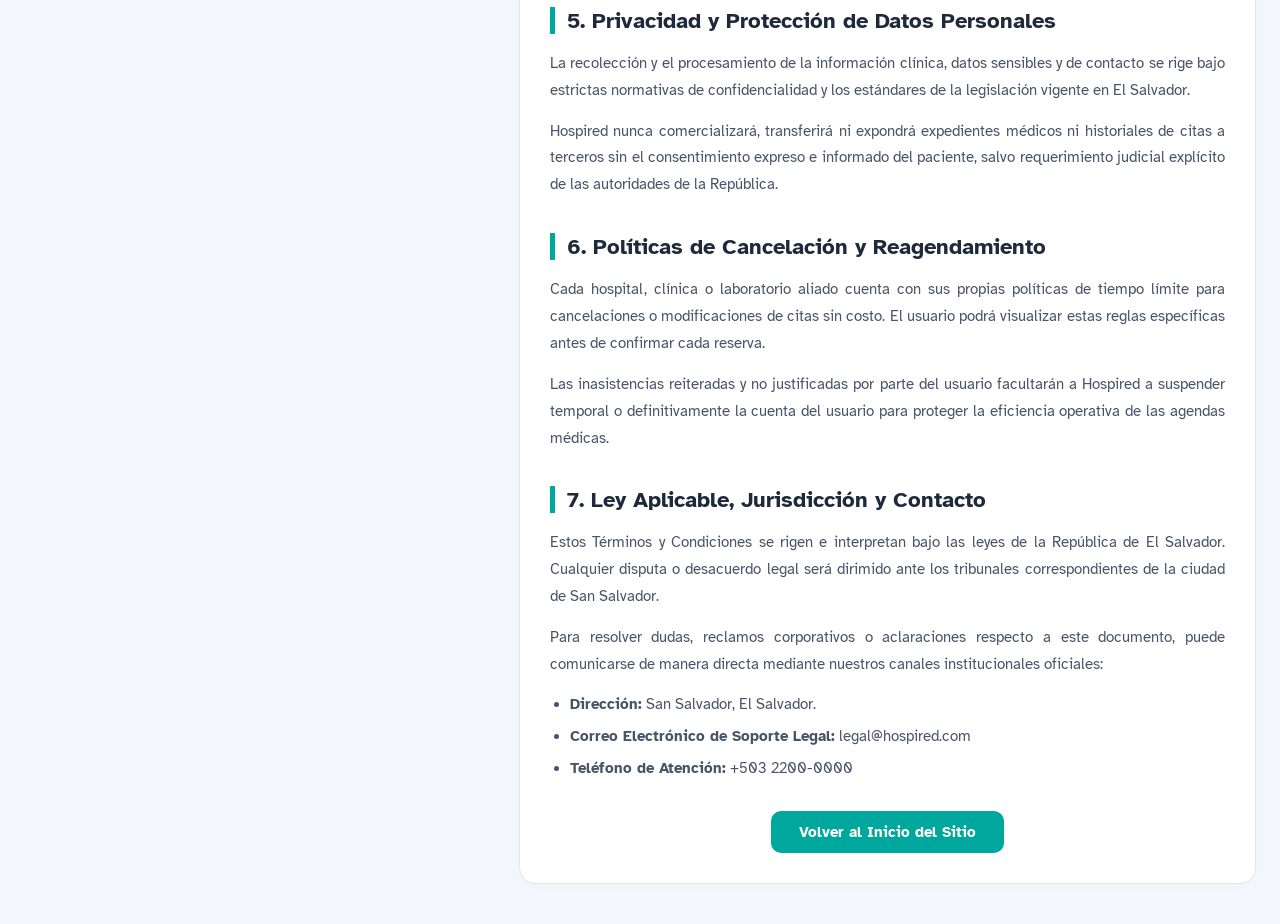
<file: terminos-condiciones-hsp.html>
<!DOCTYPE html>
<html lang="es">
<head>
    <meta charset="UTF-8">
    <meta name="viewport" content="width=device-width, initial-scale=1.0">
    <title>Términos y Condiciones - Hospired</title>
    <link rel="stylesheet" href="index.css">
    <script src="perfil.js"></script>
    <link rel="stylesheet" href="accesibilidad-global.css">
    <script src="accesibilidad-global.js"></script>
    <style>
        /* ==========================================================================
           1. VARIABLES DE MARCA Y CONFIGURACIÓN GENERAL
           ========================================================================== */
        :root {
            --color-primary: #00A79D;
            --color-primary-dark: #007F78;
            --color-primary-light: #00c2b6;
            --color-border: #dfe5ef;
            --color-surface: #ffffff;
            --color-bg-light: #f8fafc;
            --color-text-main: #1e293b;
            --color-text-muted: #475569;
            --sidebar-width: 195px;
            --shadow: 0 4px 12px rgba(15, 23, 42, 0.08);
        }

        * { 
            box-sizing: border-box; 
            margin: 0; 
            padding: 0; 
        }

        body {
            font-family: Arial, sans-serif;
            color: var(--color-text-main);
            display: flex;
            flex-wrap: wrap;
            align-items: flex-start;
            min-height: 100vh;
            width: 100%;
            /* FONDO GEOMÉTRICO DETALLADO */
            background-color: #f3f7f9;
            background-image:
                linear-gradient(rgba(0, 167, 157, 0.03) 1px, transparent 1px),
                linear-gradient(90deg, rgba(0, 167, 157, 0.03) 1px, transparent 1px);
            background-size: 40px 40px;
            background-attachment: fixed;
            position: relative;
        }

        :focus-visible {
            outline: 3px solid #ee9b00;
            outline-offset: 2px;
        }

        /* Formas decorativas del fondo */
        .shape-decor {
            position: fixed;
            pointer-events: none;
            z-index: -1;
            opacity: 0.15;
        }
        .shape-1 {
            top: 15%; left: 5%; width: 180px; height: 200px;
            background: var(--color-primary);
            clip-path: polygon(50% 0%, 100% 25%, 100% 75%, 50% 100%, 0% 75%, 0% 25%);
        }

        /* ==========================================================================
           2. MENÚ LATERAL VERTICAL (SIDEBAR)
           ========================================================================== */
        .brand img {
            width: 105px;
            height: auto;
            display: inline-block;
            filter: brightness(0) invert(1);
        }

        

        .menu-item {
            padding: 10px 8px;
            color: rgba(255, 255, 255, 0.9);
            text-decoration: none;
            border-radius: 10px;
            font-weight: 700;
            display: flex;
            align-items: center;
            gap: 8px;
            font-size: 0.83rem !important;
            line-height: normal;
            transition: background-color 0.25s ease, color 0.25s ease;
            cursor: pointer;
            border: none;
            background: transparent;
            width: 100%;
            text-align: left;
            transform: none;
        }

        .menu-item:hover,
        .menu-item.active {
            background-color: var(--color-surface);
            color: var(--color-primary-dark);
            box-shadow: 0 4px 10px rgba(0, 0, 0, 0.06);
            transform: none;
        }

        .institution-only { display: none; }

        .menu-item-icon {
            width: 26px;
            height: 26px;
            border-radius: 50%;
            background: rgba(255, 255, 255, 0.15);
            display: inline-flex;
            align-items: center;
            justify-content: center;
            flex-shrink: 0;
            font-size: 0.95rem;
        }

        .sidebar-logo-container {
            padding: 12px;
            margin-bottom: 24px;
            display: flex;
            justify-content: center;
            align-items: center;
        }

        .logo-badge {
            width: 105px;
            height: auto;
            display: block;
            filter: brightness(0) invert(1);
        }

        .sidebar-menu {
            display: flex;
            flex-direction: column;
            gap: 6px;
        }

        .nav-btn {
            background: transparent;
            border: none;
            color: #ffffff;
            padding: 14px 18px;
            border-radius: 14px;
            text-align: left;
           
            font-weight: 600;
            display: flex;
            align-items: center;
            justify-content: space-between;
            gap: 12px;
            cursor: pointer;
            margin-right: 10px;
            transition: background-color 0.25s ease, color 0.25s ease;
        }

        .nav-btn-content {
            display: flex;
            align-items: center;
            gap: 14px;
        }

        .nav-btn:hover,
        .nav-btn.active {
            background-color: #ffffff;
            color: var(--color-primary-dark);
        }

        .nav-section-label {
            margin: 16px 16px 8px;
            color: #ffffff;
            font-size: 0.7rem;
            font-weight: 700;
            letter-spacing: 1.5px;
            text-transform: uppercase;
        }

        .nav-btn svg {
            width: 20px;
            height: 20px;
            flex-shrink: 0;
            stroke: currentColor;
            stroke-width: 2;
            fill: none;
        }


        /* ==========================================================================
           3. ESTRUCTURA Y BARRA SUPERIOR (TOP NAVBAR)
           ========================================================================== */
        .main-container {
            flex: 1;
            margin-left: var(--sidebar-width);
            display: flex;
            flex-direction: column;
            min-height: 100vh;
        }

        .top-navbar {
            background: transparent;
            padding: 15px 24px 0px 40px; 
            display: flex;
            align-items: center;
            justify-content: flex-end;
            gap: 24px;
            width: 100%;
        }

        .right-utilities {
            display: flex;
            align-items: center;
        }

        .profile {
            display: flex;
            align-items: center;
            gap: 12px;
            cursor: pointer;
        }

        .avatar {
            width: 42px;
            height: 42px;
            border-radius: 50%;
            background: var(--color-primary-dark);
            color: white;
            display: flex;
            align-items: center;
            justify-content: center;
            font-weight: bold;
            box-shadow: 0 2px 8px rgba(0,0,0,0.05);
            order: 2; 
        }

        .account {
            text-align: right;
        }

        .account .name {
            font-weight: bold;
            display: block;
            color: var(--color-text-main);
            font-size: 0.9rem;
        }

        .account .hint {
            font-size: 0.78rem;
            color: var(--color-text-muted);
        }

        .content-body {
            padding: 10px 24px 40px 40px;
            flex: 1;
            display: flex;
            flex-direction: column;
            gap: 30px;
            max-width: 1100px;
            margin: 0 auto;
            width: 100%;
        }

        /* ==========================================================================
           4. HERO DE TÉRMINOS Y CONDICIONES
           ========================================================================== */
        .terms-hero {
            text-align: center;
            margin-top: 20px;
        }

        .terms-hero h1 { 
            font-size: 2.2rem; 
            color: var(--color-text-main); 
            margin-bottom: 10px; 
            font-weight: 800;
        }
        
        .terms-hero p { 
            font-size: 1.05rem; 
            color: var(--color-text-muted); 
            margin-bottom: 10px; 
        }

        /* ==========================================================================
           5. LAYOUT DE TÉRMINOS (DOS COLUMNAS: ÍNDICE Y CONTENIDO)
           ========================================================================== */
        .terms-layout {
            display: grid;
            grid-template-columns: 260px 1fr;
            gap: 24px;
            align-items: start;
        }

        .section-box {
            background: var(--color-surface); 
            border-radius: 16px; 
            border: 1px solid var(--color-border);
            box-shadow: 0 4px 20px rgba(0,0,0,0.02); 
            padding: 30px; 
        }

        /* Índice Lateral Sticky */
        .terms-sidebar-box {
            position: sticky;
            top: 20px;
            padding: 24px 20px;
        }

        .terms-sidebar-box h3 {
            font-size: 1.1rem;
            color: var(--color-text-main);
            font-weight: 800;
            margin-bottom: 16px;
            padding-bottom: 10px;
            border-bottom: 2px solid var(--color-bg-light);
        }

        .terms-nav {
            list-style: none;
            display: flex;
            flex-direction: column;
            gap: 6px;
        }

        .terms-nav a {
            color: var(--color-text-muted);
            text-decoration: none;
            font-size: 0.92rem;
            font-weight: 600;
            padding: 8px 12px;
            border-radius: 8px;
            display: block;
            transition: all 0.2s ease;
        }

        .terms-nav a:hover,
        .terms-nav a.active {
            background-color: var(--color-bg-light);
            color: var(--color-primary-dark);
            font-weight: 700;
            padding-left: 16px;
        }

        /* Alerta Legal de Emergencia */
        .legal-alert {
            background-color: #fff8e6;
            border-left: 5px solid #f59e0b;
            color: #78350f;
            padding: 20px;
            border-radius: 0 12px 12px 0;
            margin-bottom: 30px;
            font-size: 0.95rem;
            line-height: 1.6;
        }

        .legal-alert strong {
            color: #451a03;
        }

        /* Secciones de Contenido Legal */
        .terms-section {
            margin-bottom: 35px;
            scroll-margin-top: 20px;
        }

        .terms-section:last-child {
            margin-bottom: 0;
        }

        .section-title {
            font-size: 1.4rem; 
            color: var(--color-text-main); 
            margin-bottom: 16px;
            border-left: 5px solid var(--color-primary); 
            padding-left: 12px;
            font-weight: 800;
        }

        .terms-content p {
            font-size: 0.96rem;
            color: var(--color-text-muted);
            line-height: 1.75;
            margin-bottom: 14px;
            text-align: justify;
        }

        .terms-content ul {
            padding-left: 20px;
            margin-bottom: 16px;
            color: var(--color-text-muted);
        }

        .terms-content li {
            font-size: 0.95rem;
            line-height: 1.6;
            margin-bottom: 8px;
        }

        .btn-back-container {
            margin-top: 30px;
            text-align: center;
        }

        .btn-back {
            display: inline-block;
            background-color: var(--color-primary);
            color: #ffffff;
            text-decoration: none;
            padding: 12px 28px;
            font-weight: bold;
            font-size: 0.95rem;
            border-radius: 10px;
            transition: background-color 0.2s;
        }

        .btn-back:hover {
            background-color: var(--color-primary-dark);
        }

        /* ==========================================================================
           6. RESPONSIVE (Móviles y Tabletas)
           ========================================================================== */
        @media (max-width: 900px) {
            .terms-layout {
                grid-template-columns: 1fr;
            }
            .terms-sidebar-box {
                position: relative;
                top: 0;
            }
            .terms-nav {
                display: grid;
                grid-template-columns: repeat(auto-fill, minmax(200px, 1fr));
                gap: 8px;
            }
        }

        @media (max-width: 768px) {
            .main-container {
                margin-left: 0;
            }
            .content-body {
                padding: 10px 20px 40px 20px;
            }
            .section-box { 
                padding: 24px 20px; 
            }
        }
    </style>
</head>
<body>

    <div class="shape-decor shape-1"></div>

<aside class="sidebar">
        <div>
            <div class="sidebar-logo-container">
                <a href="../Panel.De.Instituciones/panel-hospital (2).html" aria-label="Inicio Hospired">
                    <img class="logo-badge" src="login/Hospired.logo.png" alt="Logo de Hospired">
                </a>
            </div>
            <nav class="sidebar-menu vertical-menu">
<button class="nav-btn" onclick="location.href='Panel.De.Instituciones/panel-hospital (2).html#inicio'">                    <div class="nav-btn-content"><svg viewBox="0 0 24 24"><rect x="3" y="3" width="7" height="7"></rect><rect x="14" y="3" width="7" height="7"></rect><rect x="14" y="14" width="7" height="7"></rect><rect x="3" y="14" width="7" height="7"></rect></svg><span data-en="Central Dashboard" data-es="Panel Central">Panel Central</span></div>
                </button>
<button class="nav-btn" onclick="location.href='Panel.De.Instituciones/panel-hospital (2).html#perfil'">                    <div class="nav-btn-content"><svg viewBox="0 0 24 24"><path d="M3 9l9-7 9 7v11a2 2 0 0 1-2 2H5a2 2 0 0 1-2-2z"></path><polyline points="9 22 9 12 15 12 15 22"></polyline></svg><span data-en="Hospital Profile" data-es="Perfil del Hospital">Perfil del Hospital</span></div>
                </button>
<button class="nav-btn" onclick="location.href='Panel.De.Instituciones/panel-hospital (2).html#pacientes'">                    <div class="nav-btn-content"><svg viewBox="0 0 24 24"><path d="M17 21v-2a4 4 0 0 0-4-4H5a2 2 0 0 0-2 2v2"></path><circle cx="9" cy="7" r="4"></circle><path d="M23 21v-2a4 4 0 0 0-3-3.87"></path><path d="M16 3.13a4 4 0 0 1 0 7.75"></path></svg><span data-en="Patient Control" data-es="Control de Pacientes" >Control de Pacientes</span></div>
                </button>
<button class="nav-btn" onclick="location.href='Panel.De.Instituciones/panel-hospital (2).html#agenda'">                    <div class="nav-btn-content"><svg viewBox="0 0 24 24"><rect x="3" y="4" width="18" height="18" rx="2" ry="2"></rect><line x1="16" y1="2" x2="16" y2="6"></line><line x1="8" y1="2" x2="8" y2="6"></line><line x1="3" y1="10" x2="21" y2="10"></line></svg><span data-en="Agenda & Consultations" data-es="Agenda y Consultas">Agenda y Consultas</span></div>
                </button>
                <div class="nav-section-label" data-en="Technical Support"data-es="Soporte Técnico">Soporte Técnico</div>
            </nav>
        
            <nav class="sidebar-menu vertical-menu">
                <button class="nav-btn active" onclick="location.href='soporte-y-ayuda-hsp.html'">
                    <div class="nav-btn-content"><svg viewBox="0 0 24 24"><circle cx="12" cy="12" r="10"></circle><path d="M9.09 9a3 3 0 0 1 5.83 1c0 2-3 3-3 3"></path><line x1="12" y1="17" x2="12.01" y2="17"></line></svg><span data-en="Help and support" data-es="Ayuda y Soporte">Soporte y Ayuda</span></div>
                </button>
            </nav>
        </div>
    </aside>

    <div class="main-container">
        
        <header class="top-navbar" role="banner">
            <div class="right-utilities">
                <button type="button" class="profile" id="sharedProfileTrigger" aria-label="Abrir perfil del usuario" onclick="openSharedProfileModal()">
                    <div class="avatar" id="sharedProfileAvatar" aria-hidden="true">MJ</div>
                    <div class="account">
                        <span class="name" id="sharedProfileName">Perfil</span>
                        <span class="hint" id="sharedProfileHint">Perfil</span>
                    </div>
                </button>
            </div>
        </header>

        <main class="content-body" role="main">
            
            <section class="terms-hero">
                <h1>Términos y Condiciones de Uso</h1>
                <p id="lastUpdatedText">Última actualización: Junio de 2026</p>
            </section>

            <div class="terms-layout">
                
                <aside class="section-box terms-sidebar-box">
                    <h3 id="indexHeading">Índice del Documento</h3>
                    <ul class="terms-nav">
                        <li><a href="#general" class="active" onclick="setActive(this)">1. Generalidades</a></li>
                        <li><a href="#servicio" onclick="setActive(this)">2. Naturaleza del Servicio</a></li>
                        <li><a href="#usuarios" onclick="setActive(this)">3. Cuentas y Responsabilidad</a></li>
                        <li><a href="#inclusion" onclick="setActive(this)">4. Inclusión y Accesibilidad</a></li>
                        <li><a href="#privacidad" onclick="setActive(this)">5. Privacidad de Datos</a></li>
                        <li><a href="#cancelaciones" onclick="setActive(this)">6. Cancelaciones y Citas</a></li>
                        <li><a href="#ley" onclick="setActive(this)">7. Ley Aplicable y Contacto</a></li>
                    </ul>
                </aside>

                <section class="section-box terms-content">
                    
                    <div class="legal-alert" id="emergencyAlert">
                        <strong>AVISO DE EMERGENCIA IMPORTANTE:</strong> Hospired <strong>NO es un proveedor de servicios médicos ni atiende urgencias de salud</strong>. Si usted o la persona por la que está consultando se encuentra en una situación de emergencia médica de riesgo vital, por favor llame inmediatamente a los servicios de emergencia de El Salvador (911, SEM 132) o asista al centro asistencial más cercano.
                    </div>

                    <div id="general" class="terms-section">
                        <h2 class="section-title">1. Generalidades e Información Legal</h2>
                        <p>Bienvenido a Hospired. El presente documento regula los términos y condiciones de uso bajo los cuales cualquier persona natural o jurídica puede acceder, navegar y utilizar nuestra plataforma web de intermediación de citas médicas en la República de El Salvador.</p>
                        <p>Al hacer uso de nuestro sitio web, usted acepta de manera expresa, informada y sin reservas todos los puntos descritos en este documento. Si no está de acuerdo con estas políticas, deberá abstenerse de utilizar la plataforma.</p>
                    </div>

                    <div id="servicio" class="terms-section">
                        <h2 class="section-title">2. Naturaleza del Servicio (Intermediación)</h2>
                        <p>Hospired opera única y exclusivamente como un <strong>intermediario tecnológico</strong> entre los pacientes (usuarios finales) y los proveedores de salud aliados (clínicas, hospitales, especialistas independientes y laboratorios clínicos).</p>
                        <p>En consecuencia, el usuario reconoce y acepta que:</p>
                        <ul>
                            <li>Hospired no provee diagnósticos, recetas, tratamientos ni intervenciones médicas directas.</li>
                            <li>La relación médica-paciente se constituye de forma privada y directa entre el usuario y el centro médico seleccionado.</li>
                            <li>No nos hacemos responsables por negligencias médicas, diagnósticos erróneos o la calidad técnica de la atención brindada por los socios sanitarios, aunque velamos por validar sus certificaciones previamente.</li>
                        </ul>
                    </div>

                    <div id="usuarios" class="terms-section">
                        <h2 class="section-title">3. Obligaciones de los Usuarios</h2>
                        <p>Al utilizar nuestros servicios de agendamiento, el usuario se compromete formalmente a:</p>
                        <ul>
                            <li>Brindar datos de identificación, contacto y demográficos reales, precisos y actualizados.</li>
                            <li>Asistir puntualmente a los turnos y horarios de consultas médicas presenciales o de telemedicina reservados.</li>
                            <li>Hacer un uso correcto de los canales de pago y respetar los precios estipulados por los proveedores asociados.</li>
                        </ul>
                    </div>

                    <div id="inclusion" class="terms-section">
                        <h2 class="section-title">4. Compromiso de Inclusión y Accesibilidad</h2>
                        <p>Fieles a nuestra misión, Hospired ha sido diseñado siguiendo estándares de accesibilidad digital para garantizar la autonomía de personas con discapacidades físicas, visuales, auditivas, cognitivas o psicosociales.</p>
                        <p>Tanto los usuarios como las entidades médicas afiliadas se comprometen a interactuar bajo principios de respeto mutuo, no discriminación y dignidad humana. Hospired se reserva el derecho de dar de baja de forma inmediata a usuarios o centros de salud que incurran en prácticas discriminatorias o comentarios ofensivos dentro del portal.</p>
                    </div>

                    <div id="privacidad" class="terms-section">
                        <h2 class="section-title">5. Privacidad y Protección de Datos Personales</h2>
                        <p>La recolección y el procesamiento de la información clínica, datos sensibles y de contacto se rige bajo estrictas normativas de confidencialidad y los estándares de la legislación vigente en El Salvador.</p>
                        <p>Hospired nunca comercializará, transferirá ni expondrá expedientes médicos ni historiales de citas a terceros sin el consentimiento expreso e informado del paciente, salvo requerimiento judicial explícito de las autoridades de la República.</p>
                    </div>

                    <div id="cancelaciones" class="terms-section">
                        <h2 class="section-title">6. Políticas de Cancelación y Reagendamiento</h2>
                        <p>Cada hospital, clínica o laboratorio aliado cuenta con sus propias políticas de tiempo límite para cancelaciones o modificaciones de citas sin costo. El usuario podrá visualizar estas reglas específicas antes de confirmar cada reserva.</p>
                        <p>Las inasistencias reiteradas y no justificadas por parte del usuario facultarán a Hospired a suspender temporal o definitivamente la cuenta del usuario para proteger la eficiencia operativa de las agendas médicas.</p>
                    </div>

                    <div id="ley" class="terms-section">
                        <h2 class="section-title">7. Ley Aplicable, Jurisdicción y Contacto</h2>
                        <p>Estos Términos y Condiciones se rigen e interpretan bajo las leyes de la República de El Salvador. Cualquier disputa o desacuerdo legal será dirimido ante los tribunales correspondientes de la ciudad de San Salvador.</p>
                        <p>Para resolver dudas, reclamos corporativos o aclaraciones respecto a este documento, puede comunicarse de manera directa mediante nuestros canales institucionales oficiales:</p>
                        <ul>
                            <li><strong>Dirección:</strong> San Salvador, El Salvador.</li>
                            <li><strong>Correo Electrónico de Soporte Legal:</strong> legal@hospired.com</li>
                            <li><strong>Teléfono de Atención:</strong> +503 2200-0000</li>
                        </ul>

                        <div class="btn-back-container">
                            <a href="./Panel.De.Instituciones/panel-hospital (2).html" class="btn-back" id="btnBackHome">Volver al Inicio del Sitio</a>
                        </div>
                    </div>

                </section>
            </div>

        </main>
    </div>

    <!-- Filtros SVG ocultos para Daltonismo -->
    <svg aria-hidden="true" focusable="false" style="display:none;">
      <filter id="protanopia-filter">
        <feColorMatrix type="matrix" values="0.567, 0.433, 0,     0, 0,
                                           0.558, 0.442, 0,     0, 0,
                                           0,     0.242, 0.758, 0, 0,
                                           0,     0,     0,     1, 0"/>
      </filter>
      <filter id="deuteranopia-filter">
        <feColorMatrix type="matrix" values="0.625, 0.375, 0,   0, 0,
                                           0.7,   0.3,   0,   0, 0,
                                           0,     0.3,   0.7, 0, 0,
                                           0,     0,     0,   1, 0"/>
      </filter>
      <filter id="tritanopia-filter">
        <feColorMatrix type="matrix" values="0.95,  0.05,  0,     0, 0,
                                           0,     0.433, 0.567, 0, 0,
                                           0,     0.475, 0.525, 0, 0,
                                           0,     0,     0,   1, 0"/>
      </filter>
    </svg>

    <script>
        function setActive(element) {
            document.querySelectorAll('.terms-nav a').forEach(link => {
                link.classList.remove('active');
            });
            element.classList.add('active');
        }

        function getPreferredLanguage() {
            try {
                const preferences = JSON.parse(
                    localStorage.getItem('hospired_accessibility_preferences') || '{}'
                );

                return String(preferences.language || 'es')
                    .toLowerCase()
                    .startsWith('en') ? 'en' : 'es';
            } catch {
                return 'es';
            }
        }

        const TERMS_TRANSLATIONS = {
            hero: {
                es: 'Términos y Condiciones de Uso',
                en: 'Terms and Conditions of Use'
            },
            updated: {
                es: 'Última actualización: Junio de 2026',
                en: 'Last updated: June 2026'
            },
            index: {
                es: 'Índice del Documento',
                en: 'Document Index'
            },
            emergency: {
                es: '<strong>AVISO DE EMERGENCIA IMPORTANTE:</strong> Hospired <strong>NO es un proveedor de servicios médicos ni atiende urgencias de salud</strong>. Si usted o la persona por la que está consultando se encuentra en una situación de emergencia médica de riesgo vital, llame inmediatamente a los servicios de emergencia de El Salvador (911, SEM 132) o acuda al centro asistencial más cercano.',
                en: '<strong>IMPORTANT EMERGENCY NOTICE:</strong> Hospired <strong>is NOT a medical service provider and does not handle medical emergencies</strong>. If you or the person you are consulting about is experiencing a life-threatening medical emergency, immediately call El Salvador emergency services (911, SEM 132) or go to the nearest medical facility.'
            },
            nav: [
                ['1. Generalidades', '1. Overview'],
                ['2. Naturaleza del Servicio', '2. Nature of the Service'],
                ['3. Cuentas y Responsabilidad', '3. Accounts and Responsibility'],
                ['4. Inclusión y Accesibilidad', '4. Inclusion and Accessibility'],
                ['5. Privacidad de Datos', '5. Data Privacy'],
                ['6. Cancelaciones y Citas', '6. Cancellations and Appointments'],
                ['7. Ley Aplicable y Contacto', '7. Applicable Law and Contact']
            ],
            sections: [
                {
                    id: 'general',
                    title: ['1. Generalidades e Información Legal', '1. General Information and Legal Notice'],
                    paragraphs: [
                        [
                            'Bienvenido a Hospired. El presente documento regula los términos y condiciones de uso bajo los cuales cualquier persona natural o jurídica puede acceder, navegar y utilizar nuestra plataforma web de intermediación de citas médicas en la República de El Salvador.',
                            'Welcome to Hospired. This document governs the terms and conditions under which any individual or legal entity may access, browse, and use our medical appointment intermediation platform in the Republic of El Salvador.'
                        ],
                        [
                            'Al hacer uso de nuestro sitio web, usted acepta de manera expresa, informada y sin reservas todos los puntos descritos en este documento. Si no está de acuerdo con estas políticas, deberá abstenerse de utilizar la plataforma.',
                            'By using our website, you expressly and knowingly accept all the provisions described in this document. If you do not agree with these policies, you must refrain from using the platform.'
                        ]
                    ]
                },
                {
                    id: 'servicio',
                    title: ['2. Naturaleza del Servicio (Intermediación)', '2. Nature of the Service (Intermediation)'],
                    paragraphs: [
                        [
                            'Hospired opera única y exclusivamente como un <strong>intermediario tecnológico</strong> entre los pacientes (usuarios finales) y los proveedores de salud aliados (clínicas, hospitales, especialistas independientes y laboratorios clínicos).',
                            'Hospired operates exclusively as a <strong>technology intermediary</strong> between patients (end users) and partner healthcare providers (clinics, hospitals, independent specialists, and clinical laboratories).'
                        ],
                        [
                            'En consecuencia, el usuario reconoce y acepta que:',
                            'Therefore, the user acknowledges and accepts that:'
                        ]
                    ],
                    list: [
                        [
                            'Hospired no provee diagnósticos, recetas, tratamientos ni intervenciones médicas directas.',
                            'Hospired does not provide diagnoses, prescriptions, treatments, or direct medical interventions.'
                        ],
                        [
                            'La relación médica-paciente se constituye de forma privada y directa entre el usuario y el centro médico seleccionado.',
                            'The doctor-patient relationship is established privately and directly between the user and the selected medical center.'
                        ],
                        [
                            'No nos hacemos responsables por negligencias médicas, diagnósticos erróneos o la calidad técnica de la atención brindada por los socios sanitarios, aunque velamos por validar sus certificaciones previamente.',
                            'We are not responsible for medical negligence, incorrect diagnoses, or the technical quality of care provided by healthcare partners, although we verify their certifications beforehand.'
                        ]
                    ]
                },
                {
                    id: 'usuarios',
                    title: ['3. Obligaciones de los Usuarios', '3. User Obligations'],
                    paragraphs: [
                        [
                            'Al utilizar nuestros servicios de agendamiento, el usuario se compromete formalmente a:',
                            'When using our appointment scheduling services, the user formally agrees to:'
                        ]
                    ],
                    list: [
                        [
                            'Brindar datos de identificación, contacto y demográficos reales, precisos y actualizados.',
                            'Provide real, accurate, and up-to-date identification, contact, and demographic information.'
                        ],
                        [
                            'Asistir puntualmente a los turnos y horarios de consultas médicas presenciales o de telemedicina reservados.',
                            'Attend scheduled in-person or telemedicine appointments punctually.'
                        ],
                        [
                            'Hacer un uso correcto de los canales de pago y respetar los precios estipulados por los proveedores asociados.',
                            'Use payment channels correctly and respect the prices established by partner providers.'
                        ]
                    ]
                },
                {
                    id: 'inclusion',
                    title: ['4. Compromiso de Inclusión y Accesibilidad', '4. Commitment to Inclusion and Accessibility'],
                    paragraphs: [
                        [
                            'Fieles a nuestra misión, Hospired ha sido diseñado siguiendo estándares de accesibilidad digital para garantizar la autonomía de personas con discapacidades físicas, visuales, auditivas, cognitivas o psicosociales.',
                            'True to our mission, Hospired was designed according to digital accessibility standards to ensure the independence of people with physical, visual, auditory, cognitive, or psychosocial disabilities.'
                        ],
                        [
                            'Tanto los usuarios como las entidades médicas afiliadas se comprometen a interactuar bajo principios de respeto mutuo, no discriminación y dignidad humana. Hospired se reserva el derecho de dar de baja de forma inmediata a usuarios o centros de salud que incurran en prácticas discriminatorias o comentarios ofensivos dentro del portal.',
                            'Users and affiliated medical entities agree to interact according to the principles of mutual respect, non-discrimination, and human dignity. Hospired reserves the right to immediately remove users or healthcare centers that engage in discriminatory practices or offensive comments on the portal.'
                        ]
                    ]
                },
                {
                    id: 'privacidad',
                    title: ['5. Privacidad y Protección de Datos Personales', '5. Privacy and Personal Data Protection'],
                    paragraphs: [
                        [
                            'La recolección y el procesamiento de la información clínica, datos sensibles y de contacto se rige bajo estrictas normativas de confidencialidad y los estándares de la legislación vigente en El Salvador.',
                            'The collection and processing of clinical information, sensitive data, and contact details are governed by strict confidentiality regulations and the standards of current legislation in El Salvador.'
                        ],
                        [
                            'Hospired nunca comercializará, transferirá ni expondrá expedientes médicos ni historiales de citas a terceros sin el consentimiento expreso e informado del paciente, salvo requerimiento judicial explícito de las autoridades de la República.',
                            'Hospired will never sell, transfer, or disclose medical records or appointment histories to third parties without the patient’s express and informed consent, except when explicitly required by the authorities of the Republic.'
                        ]
                    ]
                },
                {
                    id: 'cancelaciones',
                    title: ['6. Políticas de Cancelación y Reagendamiento', '6. Cancellation and Rescheduling Policies'],
                    paragraphs: [
                        [
                            'Cada hospital, clínica o laboratorio aliado cuenta con sus propias políticas de tiempo límite para cancelaciones o modificaciones de citas sin costo. El usuario podrá visualizar estas reglas específicas antes de confirmar cada reserva.',
                            'Each partner hospital, clinic, or laboratory has its own time-limit policies for free appointment cancellations or modifications. The user can view these specific rules before confirming each booking.'
                        ],
                        [
                            'Las inasistencias reiteradas y no justificadas por parte del usuario facultarán a Hospired a suspender temporal o definitivamente la cuenta del usuario para proteger la eficiencia operativa de las agendas médicas.',
                            'Repeated and unjustified absences may allow Hospired to temporarily or permanently suspend the user’s account in order to protect the operational efficiency of medical schedules.'
                        ]
                    ]
                },
                {
                    id: 'ley',
                    title: ['7. Ley Aplicable, Jurisdicción y Contacto', '7. Applicable Law, Jurisdiction, and Contact'],
                    paragraphs: [
                        [
                            'Estos Términos y Condiciones se rigen e interpretan bajo las leyes de la República de El Salvador. Cualquier disputa o desacuerdo legal será dirimido ante los tribunales correspondientes de la ciudad de San Salvador.',
                            'These Terms and Conditions are governed by and interpreted according to the laws of the Republic of El Salvador. Any dispute or legal disagreement will be resolved before the competent courts of San Salvador.'
                        ],
                        [
                            'Para resolver dudas, reclamos corporativos o aclaraciones respecto a este documento, puede comunicarse de manera directa mediante nuestros canales institucionales oficiales:',
                            'For questions, corporate claims, or clarifications regarding this document, you may contact us directly through our official institutional channels:'
                        ]
                    ],
                    list: [
                        ['<strong>Dirección:</strong> San Salvador, El Salvador.', '<strong>Address:</strong> San Salvador, El Salvador.'],
                        ['<strong>Correo Electrónico de Soporte Legal:</strong> legal@hospired.com', '<strong>Legal Support Email:</strong> legal@hospired.com'],
                        ['<strong>Teléfono de Atención:</strong> +503 2200-0000', '<strong>Support Phone:</strong> +503 2200-0000']
                    ]
                }
            ]
        };

        function setLanguageAttributes(element, spanish, english) {
            element.dataset.es = spanish.replace(/<[^>]*>/g, '');
            element.dataset.en = english.replace(/<[^>]*>/g, '');
        }

        function setTermsCopy() {
            const language = getPreferredLanguage();
            const isEnglish = language === 'en';

            const hero = document.querySelector('.terms-hero h1');
            const updated = document.getElementById('lastUpdatedText');
            const index = document.getElementById('indexHeading');
            const alert = document.getElementById('emergencyAlert');
            const back = document.getElementById('btnBackHome');

            if (hero) {
                hero.textContent = TERMS_TRANSLATIONS.hero[language];
                setLanguageAttributes(hero, TERMS_TRANSLATIONS.hero.es, TERMS_TRANSLATIONS.hero.en);
            }

            if (updated) {
                updated.textContent = TERMS_TRANSLATIONS.updated[language];
                setLanguageAttributes(updated, TERMS_TRANSLATIONS.updated.es, TERMS_TRANSLATIONS.updated.en);
            }

            if (index) {
                index.textContent = TERMS_TRANSLATIONS.index[language];
                setLanguageAttributes(index, TERMS_TRANSLATIONS.index.es, TERMS_TRANSLATIONS.index.en);
            }

            if (alert) {
                alert.innerHTML = TERMS_TRANSLATIONS.emergency[language];
                setLanguageAttributes(alert, TERMS_TRANSLATIONS.emergency.es, TERMS_TRANSLATIONS.emergency.en);
            }

            document.querySelectorAll('.terms-nav a').forEach((link, i) => {
                const [spanish, english] = TERMS_TRANSLATIONS.nav[i];
                link.textContent = isEnglish ? english : spanish;
                setLanguageAttributes(link, spanish, english);
            });

            TERMS_TRANSLATIONS.sections.forEach(sectionData => {
                const section = document.getElementById(sectionData.id);
                if (!section) return;

                const title = section.querySelector('.section-title');
                if (title) {
                    title.textContent = sectionData.title[isEnglish ? 1 : 0];
                    setLanguageAttributes(title, sectionData.title[0], sectionData.title[1]);
                }

                section.querySelectorAll(':scope > p').forEach((paragraph, i) => {
                    const translation = sectionData.paragraphs?.[i];
                    if (!translation) return;

                    paragraph.innerHTML = translation[isEnglish ? 1 : 0];
                    setLanguageAttributes(paragraph, translation[0], translation[1]);
                });

                const listItems = section.querySelectorAll(':scope > ul > li');
                listItems.forEach((item, i) => {
                    const translation = sectionData.list?.[i];
                    if (!translation) return;

                    item.innerHTML = translation[isEnglish ? 1 : 0];
                    setLanguageAttributes(item, translation[0], translation[1]);
                });
            });

            if (back) {
                const spanish = 'Volver al Inicio del Sitio';
                const english = 'Return to Website Home';

                back.textContent = isEnglish ? english : spanish;
                setLanguageAttributes(back, spanish, english);
            }

            document.documentElement.lang = language;
        }

        function syncSharedProfile() {
            const activeRole = sessionStorage.getItem('hospired_active_role');
            const patientProfile = JSON.parse(localStorage.getItem('hospired_patient_profile') || 'null');
            const institutionProfile = JSON.parse(localStorage.getItem('hospired_institution_profile') || 'null');

            const data = activeRole === 'institution'
                ? (institutionProfile || patientProfile || {})
                : (patientProfile || institutionProfile || {});

            const name = data.fullName || data.name || data.nombre ||
                data.institutionName || 'Usuario';

            const avatar = document.getElementById('sharedProfileAvatar');
            const nameLabel = document.getElementById('sharedProfileName');
            const hintLabel = document.getElementById('sharedProfileHint');

            if (avatar) {
                avatar.textContent = name.split(' ')
                    .map(word => word.charAt(0))
                    .join('')
                    .slice(0, 2)
                    .toUpperCase();
            }

            if (nameLabel) nameLabel.textContent = name;
            if (hintLabel) {
                hintLabel.textContent =
                    getPreferredLanguage() === 'en' ? 'Profile' : 'Perfil';
            }

            const isInstitution =
                data.role === 'institution' || Boolean(data.institutionName);

            document.querySelectorAll('.patient-only').forEach(element => {
                element.style.display = isInstitution ? 'none' : '';
            });

            document.querySelectorAll('.institution-only').forEach(element => {
                element.style.display = isInstitution ? 'flex' : 'none';
            });
        }

        syncSharedProfile();
        setTermsCopy();
        window.addEventListener('hospired-language-change', () => setTermsCopy());
    </script>
</body>
</html>
</file>
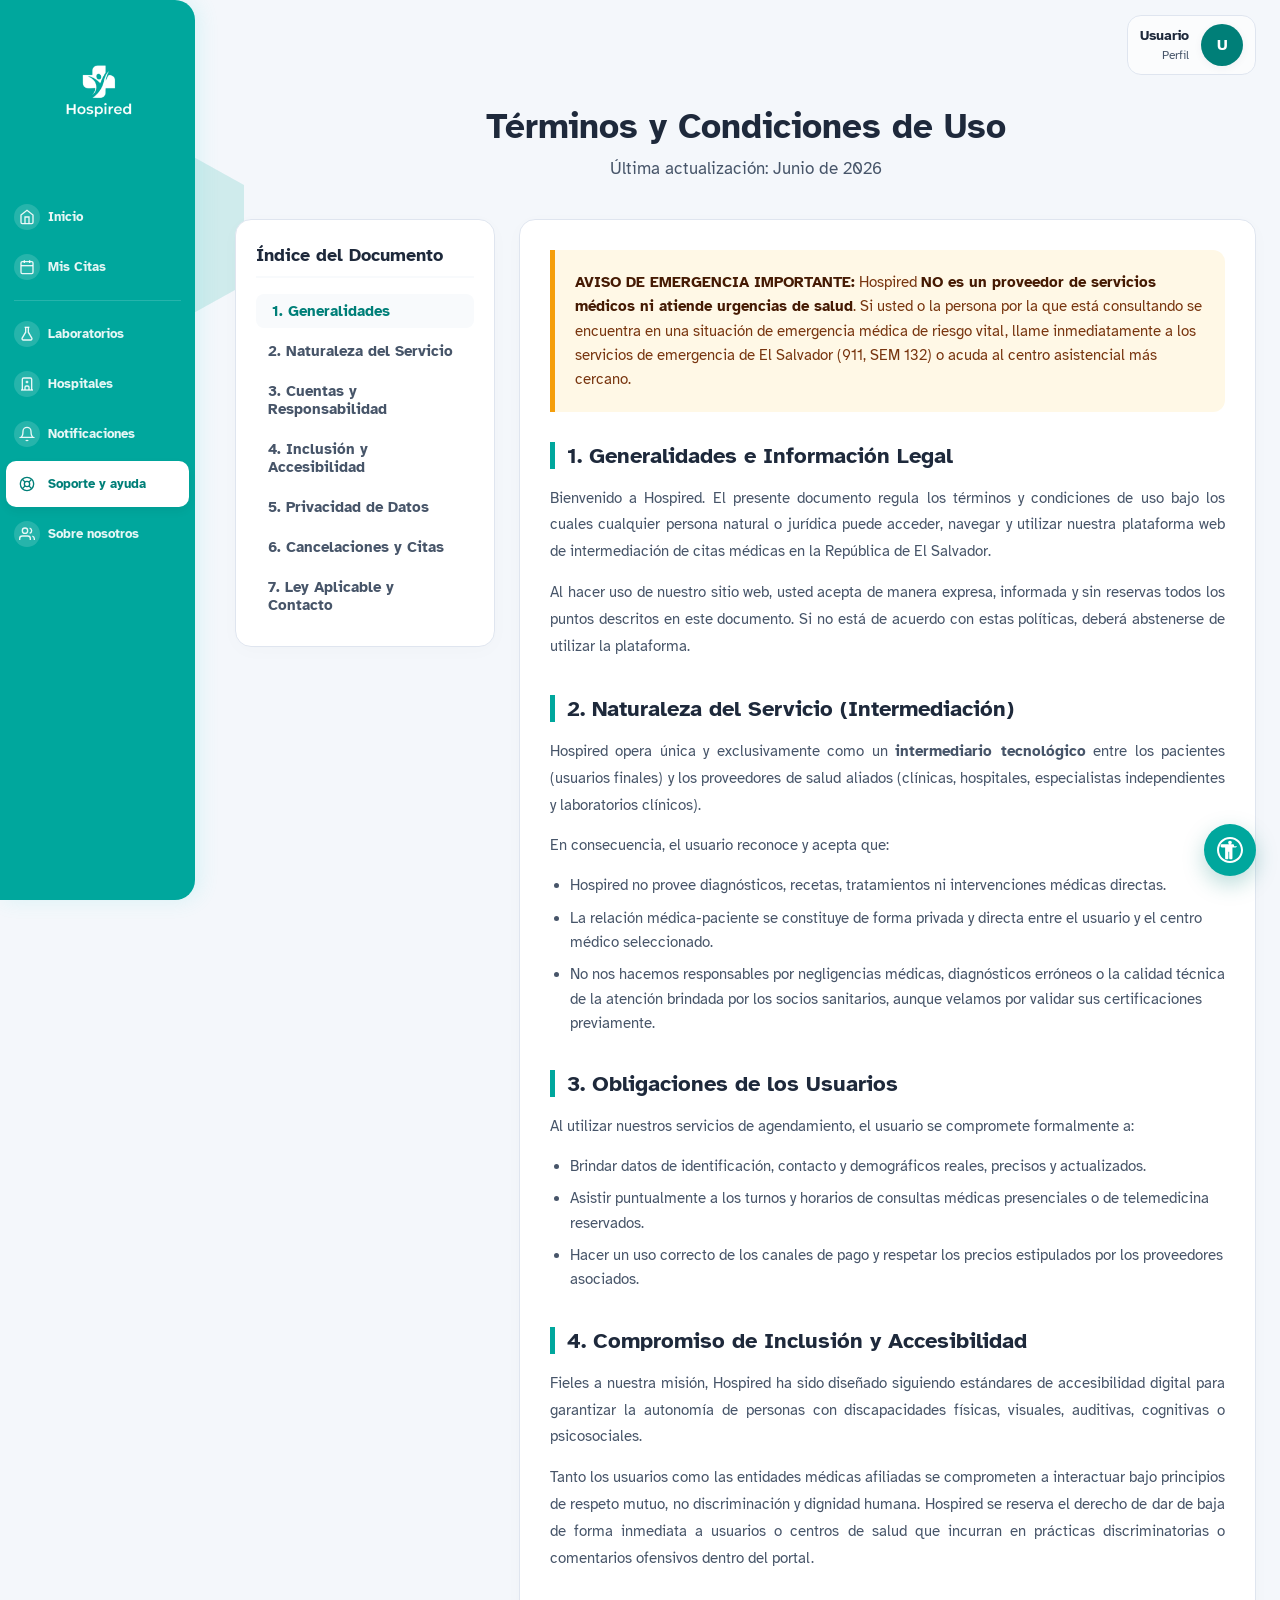
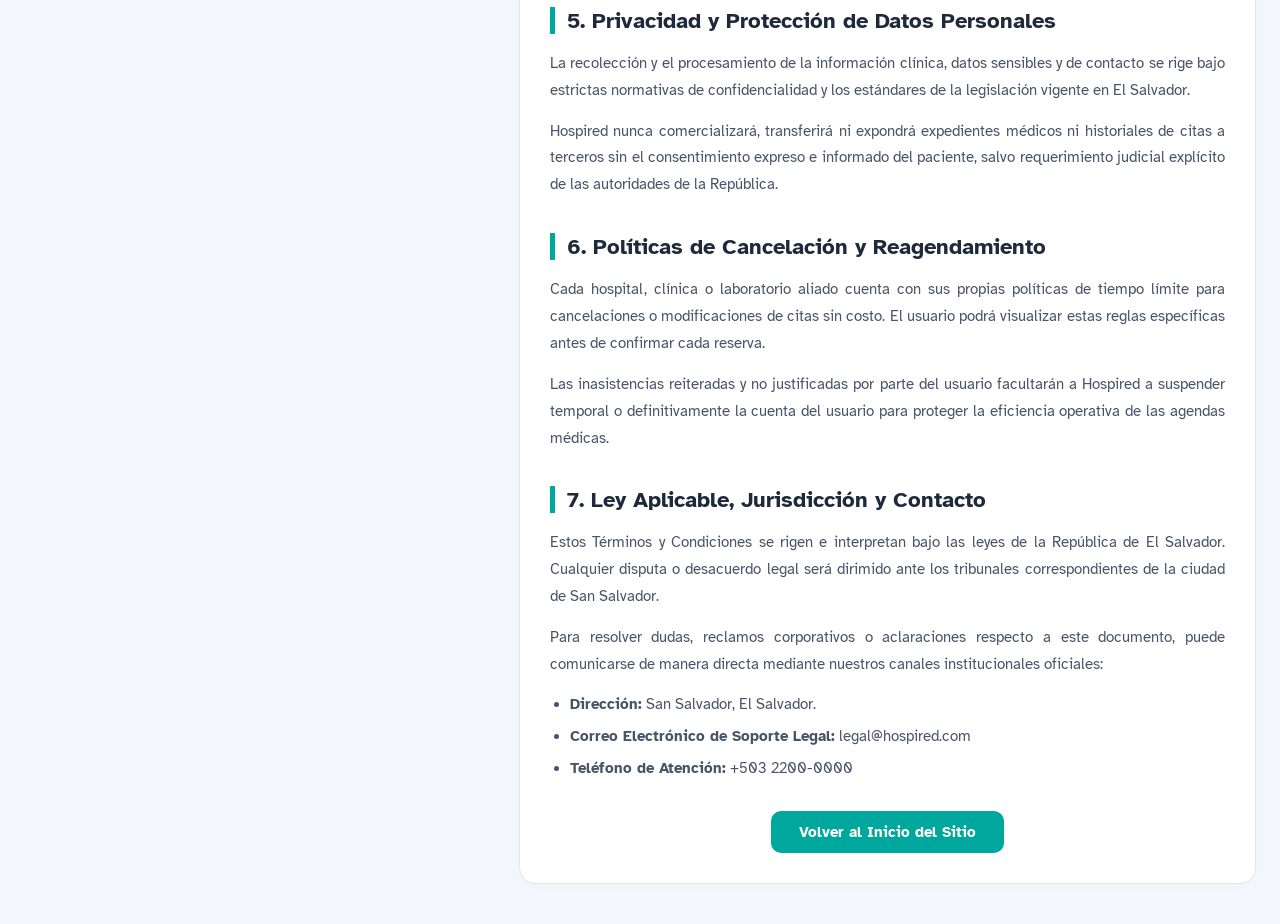
<file: terminos-condiciones.html>
<!DOCTYPE html>
<html lang="es">
<head>
    <meta charset="UTF-8">
    <meta name="viewport" content="width=device-width, initial-scale=1.0">
    <title>Términos y Condiciones - Hospired</title>
    <link rel="stylesheet" href="index.css">
    <script src="perfil.js"></script>
    <link rel="stylesheet" href="accesibilidad-global.css">
    <script src="accesibilidad-global.js"></script>
    <style>
        /* ==========================================================================
           1. VARIABLES DE MARCA Y CONFIGURACIÓN GENERAL
           ========================================================================== */
        :root {
            --color-primary: #00A79D;
            --color-primary-dark: #007F78;
            --color-primary-light: #00c2b6;
            --color-border: #dfe5ef;
            --color-surface: #ffffff;
            --color-bg-light: #f8fafc;
            --color-text-main: #1e293b;
            --color-text-muted: #475569;
            --sidebar-width: 195px;
            --shadow: 0 4px 12px rgba(15, 23, 42, 0.08);
        }

        * { 
            box-sizing: border-box; 
            margin: 0; 
            padding: 0; 
        }

        body {
            font-family: Arial, sans-serif;
            color: var(--color-text-main);
            display: flex;
            flex-wrap: wrap;
            align-items: flex-start;
            min-height: 100vh;
            width: 100%;
            /* FONDO GEOMÉTRICO DETALLADO */
            background-color: #f3f7f9;
            background-image:
                linear-gradient(rgba(0, 167, 157, 0.03) 1px, transparent 1px),
                linear-gradient(90deg, rgba(0, 167, 157, 0.03) 1px, transparent 1px);
            background-size: 40px 40px;
            background-attachment: fixed;
            position: relative;
        }

        :focus-visible {
            outline: 3px solid #ee9b00;
            outline-offset: 2px;
        }

        /* Formas decorativas del fondo */
        .shape-decor {
            position: fixed;
            pointer-events: none;
            z-index: -1;
            opacity: 0.15;
        }
        .shape-1 {
            top: 15%; left: 5%; width: 180px; height: 200px;
            background: var(--color-primary);
            clip-path: polygon(50% 0%, 100% 25%, 100% 75%, 50% 100%, 0% 75%, 0% 25%);
        }

        /* ==========================================================================
           2. MENÚ LATERAL VERTICAL (SIDEBAR)
           ========================================================================== */
        .brand img {
            width: 105px;
            height: auto;
            display: inline-block;
            filter: brightness(0) invert(1);
        }

        .menu-item {
            padding: 10px 8px;
            color: rgba(255, 255, 255, 0.9);
            text-decoration: none;
            border-radius: 10px;
            font-weight: 700;
            display: flex;
            align-items: center;
            gap: 8px;
            font-size: 0.83rem !important;
            line-height: normal;
            transition: background-color 0.25s ease, color 0.25s ease;
            cursor: pointer;
            border: none;
            background: transparent;
            width: 100%;
            text-align: left;
            transform: none;
        }

        .menu-item:hover,
        .menu-item.active {
            background-color: var(--color-surface);
            color: var(--color-primary-dark);
            box-shadow: 0 4px 10px rgba(0, 0, 0, 0.06);
            transform: none;
        }

        .institution-only { display: none; }

        .menu-item-icon {
            width: 26px;
            height: 26px;
            border-radius: 50%;
            background: rgba(255, 255, 255, 0.15);
            display: inline-flex;
            align-items: center;
            justify-content: center;
            flex-shrink: 0;
            font-size: 0.95rem;
        }


        /* ==========================================================================
           3. ESTRUCTURA Y BARRA SUPERIOR (TOP NAVBAR)
           ========================================================================== */
        .main-container {
            flex: 1;
            margin-left: var(--sidebar-width);
            display: flex;
            flex-direction: column;
            min-height: 100vh;
        }

        .top-navbar {
            background: transparent;
            padding: 15px 24px 0px 40px; 
            display: flex;
            align-items: center;
            justify-content: flex-end;
            gap: 24px;
            width: 100%;
        }

        .right-utilities {
            display: flex;
            align-items: center;
        }

        .profile {
            display: flex;
            align-items: center;
            gap: 12px;
            cursor: pointer;
        }

        .avatar {
            width: 42px;
            height: 42px;
            border-radius: 50%;
            background: var(--color-primary-dark);
            color: white;
            display: flex;
            align-items: center;
            justify-content: center;
            font-weight: bold;
            box-shadow: 0 2px 8px rgba(0,0,0,0.05);
            order: 2; 
        }

        .account {
            text-align: right;
        }

        .account .name {
            font-weight: bold;
            display: block;
            color: var(--color-text-main);
            font-size: 0.9rem;
        }

        .account .hint {
            font-size: 0.78rem;
            color: var(--color-text-muted);
        }

        .content-body {
            padding: 10px 24px 40px 40px;
            flex: 1;
            display: flex;
            flex-direction: column;
            gap: 30px;
            max-width: 1100px;
            margin: 0 auto;
            width: 100%;
        }

        /* ==========================================================================
           4. HERO DE TÉRMINOS Y CONDICIONES
           ========================================================================== */
        .terms-hero {
            text-align: center;
            margin-top: 20px;
        }

        .terms-hero h1 { 
            font-size: 2.2rem; 
            color: var(--color-text-main); 
            margin-bottom: 10px; 
            font-weight: 800;
        }
        
        .terms-hero p { 
            font-size: 1.05rem; 
            color: var(--color-text-muted); 
            margin-bottom: 10px; 
        }

        /* ==========================================================================
           5. LAYOUT DE TÉRMINOS (DOS COLUMNAS: ÍNDICE Y CONTENIDO)
           ========================================================================== */
        .terms-layout {
            display: grid;
            grid-template-columns: 260px 1fr;
            gap: 24px;
            align-items: start;
        }

        .section-box {
            background: var(--color-surface); 
            border-radius: 16px; 
            border: 1px solid var(--color-border);
            box-shadow: 0 4px 20px rgba(0,0,0,0.02); 
            padding: 30px; 
        }

        /* Índice Lateral Sticky */
        .terms-sidebar-box {
            position: sticky;
            top: 20px;
            padding: 24px 20px;
        }

        .terms-sidebar-box h3 {
            font-size: 1.1rem;
            color: var(--color-text-main);
            font-weight: 800;
            margin-bottom: 16px;
            padding-bottom: 10px;
            border-bottom: 2px solid var(--color-bg-light);
        }

        .terms-nav {
            list-style: none;
            display: flex;
            flex-direction: column;
            gap: 6px;
        }

        .terms-nav a {
            color: var(--color-text-muted);
            text-decoration: none;
            font-size: 0.92rem;
            font-weight: 600;
            padding: 8px 12px;
            border-radius: 8px;
            display: block;
            transition: all 0.2s ease;
        }

        .terms-nav a:hover,
        .terms-nav a.active {
            background-color: var(--color-bg-light);
            color: var(--color-primary-dark);
            font-weight: 700;
            padding-left: 16px;
        }

        /* Alerta Legal de Emergencia */
        .legal-alert {
            background-color: #fff8e6;
            border-left: 5px solid #f59e0b;
            color: #78350f;
            padding: 20px;
            border-radius: 0 12px 12px 0;
            margin-bottom: 30px;
            font-size: 0.95rem;
            line-height: 1.6;
        }

        .legal-alert strong {
            color: #451a03;
        }

        /* Secciones de Contenido Legal */
        .terms-section {
            margin-bottom: 35px;
            scroll-margin-top: 20px;
        }

        .terms-section:last-child {
            margin-bottom: 0;
        }

        .section-title {
            font-size: 1.4rem; 
            color: var(--color-text-main); 
            margin-bottom: 16px;
            border-left: 5px solid var(--color-primary); 
            padding-left: 12px;
            font-weight: 800;
        }

        .terms-content p {
            font-size: 0.96rem;
            color: var(--color-text-muted);
            line-height: 1.75;
            margin-bottom: 14px;
            text-align: justify;
        }

        .terms-content ul {
            padding-left: 20px;
            margin-bottom: 16px;
            color: var(--color-text-muted);
        }

        .terms-content li {
            font-size: 0.95rem;
            line-height: 1.6;
            margin-bottom: 8px;
        }

        .btn-back-container {
            margin-top: 30px;
            text-align: center;
        }

        .btn-back {
            display: inline-block;
            background-color: var(--color-primary);
            color: #ffffff;
            text-decoration: none;
            padding: 12px 28px;
            font-weight: bold;
            font-size: 0.95rem;
            border-radius: 10px;
            transition: background-color 0.2s;
        }

        .btn-back:hover {
            background-color: var(--color-primary-dark);
        }

        /* ==========================================================================
           6. RESPONSIVE (Móviles y Tabletas)
           ========================================================================== */
        @media (max-width: 900px) {
            .terms-layout {
                grid-template-columns: 1fr;
            }
            .terms-sidebar-box {
                position: relative;
                top: 0;
            }
            .terms-nav {
                display: grid;
                grid-template-columns: repeat(auto-fill, minmax(200px, 1fr));
                gap: 8px;
            }
        }

        @media (max-width: 768px) {
            .main-container {
                margin-left: 0;
            }
            .content-body {
                padding: 10px 20px 40px 20px;
            }
            .section-box { 
                padding: 24px 20px; 
            }
        }
    </style>
</head>
<body>

    <div class="shape-decor shape-1"></div>

    <aside class="sidebar" role="navigation" aria-label="Navegación lateral">
        <div class="brand-container">
            <a class="brand" href="index.html" aria-label="Inicio Hospired">
                <img src="login/Hospired.logo.png" alt="Logo de Hospired">
            </a>
        </div>

        <nav class="vertical-menu">
            <button class="menu-item" onclick="location.href='index.html'">
                <span class="menu-item-icon"><svg viewBox="0 0 24 24" width="16" height="16" fill="none" stroke="currentColor" stroke-width="2"><path d="M3 9l9-7 9 7v11a2 2 0 0 1-2 2H5a2 2 0 0 1-2-2z"></path><polyline points="9 22 9 12 15 12 15 22"></polyline></svg></span>
                <span>Inicio</span>
            </button>
            <button class="menu-item" onclick="location.href='citas.unificado.html'">
                <span class="menu-item-icon"><svg viewBox="0 0 24 24" width="16" height="16" fill="none" stroke="currentColor" stroke-width="2"><rect x="3" y="4" width="18" height="18" rx="2" ry="2"></rect><line x1="16" y1="2" x2="16" y2="6"></line><line x1="8" y1="2" x2="8" y2="6"></line><line x1="3" y1="10" x2="21" y2="10"></line></svg></span>
                <span>Mis Citas</span>
            </button>

            <hr style="border: 0; border-top: 1px solid rgba(255,255,255,0.15); margin: 6px 8px;">

            <button class="menu-item" onclick="location.href='laboratorios.html'">
                <span class="menu-item-icon"><svg viewBox="0 0 24 24" width="16" height="16" fill="none" stroke="currentColor" stroke-width="2"><path d="M10 2v7.31L4.75 18.1A2 2 0 0 0 6.47 21h11.06a2 2 0 0 0 1.72-2.9L14 9.31V2"></path><line x1="8.5" y1="2" x2="15.5" y2="2"></line></svg></span>
                <span>Laboratorios</span>
            </button>
            <button class="menu-item" onclick="location.href='hospitales.html'">
                <span class="menu-item-icon"><svg viewBox="0 0 24 24" width="16" height="16" fill="none" stroke="currentColor" stroke-width="2"><path d="M3 21h18"></path><path d="M5 21V5a2 2 0 0 1 2-2h10a2 2 0 0 1 2 2v16"></path><path d="M9 21v-4a2 2 0 0 1 2-2h2a2 2 0 0 1 2 2v4"></path><line x1="10" y1="9" x2="14" y2="9"></line><line x1="12" y1="7" x2="12" y2="11"></line></svg></span>
                <span>Hospitales</span>
            </button>
            <button class="menu-item" onclick="location.href='Notificaciones.html'">
                <span class="menu-item-icon"><svg viewBox="0 0 24 24" width="16" height="16" fill="none" stroke="currentColor" stroke-width="2"><path d="M18 8A6 6 0 0 0 6 8c0 7-3 9-3 9h18s-3-2-3-9"></path><path d="M13.73 21a2 2 0 0 1-3.46 0"></path></svg></span>
                <span>Notificaciones</span>
            </button>
            <button class="menu-item active" onclick="location.href='soporte_y_ayuda.html'">
                <span class="menu-item-icon"><svg viewBox="0 0 24 24" width="16" height="16" fill="none" stroke="currentColor" stroke-width="2"><circle cx="12" cy="12" r="10"></circle><circle cx="12" cy="12" r="4"></circle><line x1="4.93" y1="4.93" x2="9.17" y2="9.17"></line><line x1="14.83" y1="14.83" x2="19.07" y2="19.07"></line><line x1="14.83" y1="9.17" x2="18.36" y2="5.64"></line><line x1="4.93" y1="19.07" x2="9.17" y2="14.83"></line></svg></span>
                <span>Soporte y ayuda</span>
            </button>
            <a class="menu-item" href="index.html#quienes-somos">
                <span class="menu-item-icon"><svg viewBox="0 0 24 24" width="16" height="16" fill="none" stroke="currentColor" stroke-width="2"><path d="M17 21v-2a4 4 0 0 0-4-4H5a4 4 0 0 0-4 4v2"></path><circle cx="9" cy="7" r="4"></circle><path d="M23 21v-2a4 4 0 0 0-3-3.87"></path><path d="M16 3.13a4 4 0 0 1 0 7.75"></path></svg></span>
                <span>Sobre nosotros</span>
            </a>
        </nav>
    </aside>

    <div class="main-container">
        
        <header class="top-navbar" role="banner">
            <div class="right-utilities">
                <button type="button" class="profile" id="sharedProfileTrigger" aria-label="Abrir perfil del usuario" onclick="openSharedProfileModal()">
                    <div class="avatar" id="sharedProfileAvatar" aria-hidden="true">MJ</div>
                    <div class="account">
                        <span class="name" id="sharedProfileName">Perfil</span>
                        <span class="hint" id="sharedProfileHint">Perfil</span>
                    </div>
                </button>
            </div>
        </header>

        <main class="content-body" role="main">
            
            <section class="terms-hero">
                <h1>Términos y Condiciones de Uso</h1>
                <p id="lastUpdatedText">Última actualización: Junio de 2026</p>
            </section>

            <div class="terms-layout">
                
                <aside class="section-box terms-sidebar-box">
                    <h3 id="indexHeading">Índice del Documento</h3>
                    <ul class="terms-nav">
                        <li><a href="#general" class="active" onclick="setActive(this)">1. Generalidades</a></li>
                        <li><a href="#servicio" onclick="setActive(this)">2. Naturaleza del Servicio</a></li>
                        <li><a href="#usuarios" onclick="setActive(this)">3. Cuentas y Responsabilidad</a></li>
                        <li><a href="#inclusion" onclick="setActive(this)">4. Inclusión y Accesibilidad</a></li>
                        <li><a href="#privacidad" onclick="setActive(this)">5. Privacidad de Datos</a></li>
                        <li><a href="#cancelaciones" onclick="setActive(this)">6. Cancelaciones y Citas</a></li>
                        <li><a href="#ley" onclick="setActive(this)">7. Ley Aplicable y Contacto</a></li>
                    </ul>
                </aside>

                <section class="section-box terms-content">
                    
                    <div class="legal-alert" id="emergencyAlert">
                        <strong>AVISO DE EMERGENCIA IMPORTANTE:</strong> Hospired <strong>NO es un proveedor de servicios médicos ni atiende urgencias de salud</strong>. Si usted o la persona por la que está consultando se encuentra en una situación de emergencia médica de riesgo vital, por favor llame inmediatamente a los servicios de emergencia de El Salvador (911, SEM 132) o asista al centro asistencial más cercano.
                    </div>

                    <div id="general" class="terms-section">
                        <h2 class="section-title">1. Generalidades e Información Legal</h2>
                        <p>Bienvenido a Hospired. El presente documento regula los términos y condiciones de uso bajo los cuales cualquier persona natural o jurídica puede acceder, navegar y utilizar nuestra plataforma web de intermediación de citas médicas en la República de El Salvador.</p>
                        <p>Al hacer uso de nuestro sitio web, usted acepta de manera expresa, informada y sin reservas todos los puntos descritos en este documento. Si no está de acuerdo con estas políticas, deberá abstenerse de utilizar la plataforma.</p>
                    </div>

                    <div id="servicio" class="terms-section">
                        <h2 class="section-title">2. Naturaleza del Servicio (Intermediación)</h2>
                        <p>Hospired opera única y exclusivamente como un <strong>intermediario tecnológico</strong> entre los pacientes (usuarios finales) y los proveedores de salud aliados (clínicas, hospitales, especialistas independientes y laboratorios clínicos).</p>
                        <p>En consecuencia, el usuario reconoce y acepta que:</p>
                        <ul>
                            <li>Hospired no provee diagnósticos, recetas, tratamientos ni intervenciones médicas directas.</li>
                            <li>La relación médica-paciente se constituye de forma privada y directa entre el usuario y el centro médico seleccionado.</li>
                            <li>No nos hacemos responsables por negligencias médicas, diagnósticos erróneos o la calidad técnica de la atención brindada por los socios sanitarios, aunque velamos por validar sus certificaciones previamente.</li>
                        </ul>
                    </div>

                    <div id="usuarios" class="terms-section">
                        <h2 class="section-title">3. Obligaciones de los Usuarios</h2>
                        <p>Al utilizar nuestros servicios de agendamiento, el usuario se compromete formalmente a:</p>
                        <ul>
                            <li>Brindar datos de identificación, contacto y demográficos reales, precisos y actualizados.</li>
                            <li>Asistir puntualmente a los turnos y horarios de consultas médicas presenciales o de telemedicina reservados.</li>
                            <li>Hacer un uso correcto de los canales de pago y respetar los precios estipulados por los proveedores asociados.</li>
                        </ul>
                    </div>

                    <div id="inclusion" class="terms-section">
                        <h2 class="section-title">4. Compromiso de Inclusión y Accesibilidad</h2>
                        <p>Fieles a nuestra misión, Hospired ha sido diseñado siguiendo estándares de accesibilidad digital para garantizar la autonomía de personas con discapacidades físicas, visuales, auditivas, cognitivas o psicosociales.</p>
                        <p>Tanto los usuarios como las entidades médicas afiliadas se comprometen a interactuar bajo principios de respeto mutuo, no discriminación y dignidad humana. Hospired se reserva el derecho de dar de baja de forma inmediata a usuarios o centros de salud que incurran en prácticas discriminatorias o comentarios ofensivos dentro del portal.</p>
                    </div>

                    <div id="privacidad" class="terms-section">
                        <h2 class="section-title">5. Privacidad y Protección de Datos Personales</h2>
                        <p>La recolección y el procesamiento de la información clínica, datos sensibles y de contacto se rige bajo estrictas normativas de confidencialidad y los estándares de la legislación vigente en El Salvador.</p>
                        <p>Hospired nunca comercializará, transferirá ni expondrá expedientes médicos ni historiales de citas a terceros sin el consentimiento expreso e informado del paciente, salvo requerimiento judicial explícito de las autoridades de la República.</p>
                    </div>

                    <div id="cancelaciones" class="terms-section">
                        <h2 class="section-title">6. Políticas de Cancelación y Reagendamiento</h2>
                        <p>Cada hospital, clínica o laboratorio aliado cuenta con sus propias políticas de tiempo límite para cancelaciones o modificaciones de citas sin costo. El usuario podrá visualizar estas reglas específicas antes de confirmar cada reserva.</p>
                        <p>Las inasistencias reiteradas y no justificadas por parte del usuario facultarán a Hospired a suspender temporal o definitivamente la cuenta del usuario para proteger la eficiencia operativa de las agendas médicas.</p>
                    </div>

                    <div id="ley" class="terms-section">
                        <h2 class="section-title">7. Ley Aplicable, Jurisdicción y Contacto</h2>
                        <p>Estos Términos y Condiciones se rigen e interpretan bajo las leyes de la República de El Salvador. Cualquier disputa o desacuerdo legal será dirimido ante los tribunales correspondientes de la ciudad de San Salvador.</p>
                        <p>Para resolver dudas, reclamos corporativos o aclaraciones respecto a este documento, puede comunicarse de manera directa mediante nuestros canales institucionales oficiales:</p>
                        <ul>
                            <li><strong>Dirección:</strong> San Salvador, El Salvador.</li>
                            <li><strong>Correo Electrónico de Soporte Legal:</strong> legal@hospired.com</li>
                            <li><strong>Teléfono de Atención:</strong> +503 2200-0000</li>
                        </ul>

                        <div class="btn-back-container">
                            <a href="index.html" class="btn-back" id="btnBackHome">Volver al Inicio del Sitio</a>
                        </div>
                    </div>

                </section>
            </div>

        </main>
    </div>

    <!-- Filtros SVG ocultos para Daltonismo -->
    <svg aria-hidden="true" focusable="false" style="display:none;">
      <filter id="protanopia-filter">
        <feColorMatrix type="matrix" values="0.567, 0.433, 0,     0, 0,
                                           0.558, 0.442, 0,     0, 0,
                                           0,     0.242, 0.758, 0, 0,
                                           0,     0,     0,     1, 0"/>
      </filter>
      <filter id="deuteranopia-filter">
        <feColorMatrix type="matrix" values="0.625, 0.375, 0,   0, 0,
                                           0.7,   0.3,   0,   0, 0,
                                           0,     0.3,   0.7, 0, 0,
                                           0,     0,     0,   1, 0"/>
      </filter>
      <filter id="tritanopia-filter">
        <feColorMatrix type="matrix" values="0.95,  0.05,  0,     0, 0,
                                           0,     0.433, 0.567, 0, 0,
                                           0,     0.475, 0.525, 0, 0,
                                           0,     0,     0,   1, 0"/>
      </filter>
    </svg>

    <script>
        function setActive(element) {
            document.querySelectorAll('.terms-nav a').forEach(link => {
                link.classList.remove('active');
            });
            element.classList.add('active');
        }

        function getPreferredLanguage() {
            try {
                const preferences = JSON.parse(
                    localStorage.getItem('hospired_accessibility_preferences') || '{}'
                );

                return String(preferences.language || 'es')
                    .toLowerCase()
                    .startsWith('en') ? 'en' : 'es';
            } catch {
                return 'es';
            }
        }

        const TERMS_TRANSLATIONS = {
            hero: {
                es: 'Términos y Condiciones de Uso',
                en: 'Terms and Conditions of Use'
            },
            updated: {
                es: 'Última actualización: Junio de 2026',
                en: 'Last updated: June 2026'
            },
            index: {
                es: 'Índice del Documento',
                en: 'Document Index'
            },
            emergency: {
                es: '<strong>AVISO DE EMERGENCIA IMPORTANTE:</strong> Hospired <strong>NO es un proveedor de servicios médicos ni atiende urgencias de salud</strong>. Si usted o la persona por la que está consultando se encuentra en una situación de emergencia médica de riesgo vital, llame inmediatamente a los servicios de emergencia de El Salvador (911, SEM 132) o acuda al centro asistencial más cercano.',
                en: '<strong>IMPORTANT EMERGENCY NOTICE:</strong> Hospired <strong>is NOT a medical service provider and does not handle medical emergencies</strong>. If you or the person you are consulting about is experiencing a life-threatening medical emergency, immediately call El Salvador emergency services (911, SEM 132) or go to the nearest medical facility.'
            },
            nav: [
                ['1. Generalidades', '1. Overview'],
                ['2. Naturaleza del Servicio', '2. Nature of the Service'],
                ['3. Cuentas y Responsabilidad', '3. Accounts and Responsibility'],
                ['4. Inclusión y Accesibilidad', '4. Inclusion and Accessibility'],
                ['5. Privacidad de Datos', '5. Data Privacy'],
                ['6. Cancelaciones y Citas', '6. Cancellations and Appointments'],
                ['7. Ley Aplicable y Contacto', '7. Applicable Law and Contact']
            ],
            sections: [
                {
                    id: 'general',
                    title: ['1. Generalidades e Información Legal', '1. General Information and Legal Notice'],
                    paragraphs: [
                        [
                            'Bienvenido a Hospired. El presente documento regula los términos y condiciones de uso bajo los cuales cualquier persona natural o jurídica puede acceder, navegar y utilizar nuestra plataforma web de intermediación de citas médicas en la República de El Salvador.',
                            'Welcome to Hospired. This document governs the terms and conditions under which any individual or legal entity may access, browse, and use our medical appointment intermediation platform in the Republic of El Salvador.'
                        ],
                        [
                            'Al hacer uso de nuestro sitio web, usted acepta de manera expresa, informada y sin reservas todos los puntos descritos en este documento. Si no está de acuerdo con estas políticas, deberá abstenerse de utilizar la plataforma.',
                            'By using our website, you expressly and knowingly accept all the provisions described in this document. If you do not agree with these policies, you must refrain from using the platform.'
                        ]
                    ]
                },
                {
                    id: 'servicio',
                    title: ['2. Naturaleza del Servicio (Intermediación)', '2. Nature of the Service (Intermediation)'],
                    paragraphs: [
                        [
                            'Hospired opera única y exclusivamente como un <strong>intermediario tecnológico</strong> entre los pacientes (usuarios finales) y los proveedores de salud aliados (clínicas, hospitales, especialistas independientes y laboratorios clínicos).',
                            'Hospired operates exclusively as a <strong>technology intermediary</strong> between patients (end users) and partner healthcare providers (clinics, hospitals, independent specialists, and clinical laboratories).'
                        ],
                        [
                            'En consecuencia, el usuario reconoce y acepta que:',
                            'Therefore, the user acknowledges and accepts that:'
                        ]
                    ],
                    list: [
                        [
                            'Hospired no provee diagnósticos, recetas, tratamientos ni intervenciones médicas directas.',
                            'Hospired does not provide diagnoses, prescriptions, treatments, or direct medical interventions.'
                        ],
                        [
                            'La relación médica-paciente se constituye de forma privada y directa entre el usuario y el centro médico seleccionado.',
                            'The doctor-patient relationship is established privately and directly between the user and the selected medical center.'
                        ],
                        [
                            'No nos hacemos responsables por negligencias médicas, diagnósticos erróneos o la calidad técnica de la atención brindada por los socios sanitarios, aunque velamos por validar sus certificaciones previamente.',
                            'We are not responsible for medical negligence, incorrect diagnoses, or the technical quality of care provided by healthcare partners, although we verify their certifications beforehand.'
                        ]
                    ]
                },
                {
                    id: 'usuarios',
                    title: ['3. Obligaciones de los Usuarios', '3. User Obligations'],
                    paragraphs: [
                        [
                            'Al utilizar nuestros servicios de agendamiento, el usuario se compromete formalmente a:',
                            'When using our appointment scheduling services, the user formally agrees to:'
                        ]
                    ],
                    list: [
                        [
                            'Brindar datos de identificación, contacto y demográficos reales, precisos y actualizados.',
                            'Provide real, accurate, and up-to-date identification, contact, and demographic information.'
                        ],
                        [
                            'Asistir puntualmente a los turnos y horarios de consultas médicas presenciales o de telemedicina reservados.',
                            'Attend scheduled in-person or telemedicine appointments punctually.'
                        ],
                        [
                            'Hacer un uso correcto de los canales de pago y respetar los precios estipulados por los proveedores asociados.',
                            'Use payment channels correctly and respect the prices established by partner providers.'
                        ]
                    ]
                },
                {
                    id: 'inclusion',
                    title: ['4. Compromiso de Inclusión y Accesibilidad', '4. Commitment to Inclusion and Accessibility'],
                    paragraphs: [
                        [
                            'Fieles a nuestra misión, Hospired ha sido diseñado siguiendo estándares de accesibilidad digital para garantizar la autonomía de personas con discapacidades físicas, visuales, auditivas, cognitivas o psicosociales.',
                            'True to our mission, Hospired was designed according to digital accessibility standards to ensure the independence of people with physical, visual, auditory, cognitive, or psychosocial disabilities.'
                        ],
                        [
                            'Tanto los usuarios como las entidades médicas afiliadas se comprometen a interactuar bajo principios de respeto mutuo, no discriminación y dignidad humana. Hospired se reserva el derecho de dar de baja de forma inmediata a usuarios o centros de salud que incurran en prácticas discriminatorias o comentarios ofensivos dentro del portal.',
                            'Users and affiliated medical entities agree to interact according to the principles of mutual respect, non-discrimination, and human dignity. Hospired reserves the right to immediately remove users or healthcare centers that engage in discriminatory practices or offensive comments on the portal.'
                        ]
                    ]
                },
                {
                    id: 'privacidad',
                    title: ['5. Privacidad y Protección de Datos Personales', '5. Privacy and Personal Data Protection'],
                    paragraphs: [
                        [
                            'La recolección y el procesamiento de la información clínica, datos sensibles y de contacto se rige bajo estrictas normativas de confidencialidad y los estándares de la legislación vigente en El Salvador.',
                            'The collection and processing of clinical information, sensitive data, and contact details are governed by strict confidentiality regulations and the standards of current legislation in El Salvador.'
                        ],
                        [
                            'Hospired nunca comercializará, transferirá ni expondrá expedientes médicos ni historiales de citas a terceros sin el consentimiento expreso e informado del paciente, salvo requerimiento judicial explícito de las autoridades de la República.',
                            'Hospired will never sell, transfer, or disclose medical records or appointment histories to third parties without the patient’s express and informed consent, except when explicitly required by the authorities of the Republic.'
                        ]
                    ]
                },
                {
                    id: 'cancelaciones',
                    title: ['6. Políticas de Cancelación y Reagendamiento', '6. Cancellation and Rescheduling Policies'],
                    paragraphs: [
                        [
                            'Cada hospital, clínica o laboratorio aliado cuenta con sus propias políticas de tiempo límite para cancelaciones o modificaciones de citas sin costo. El usuario podrá visualizar estas reglas específicas antes de confirmar cada reserva.',
                            'Each partner hospital, clinic, or laboratory has its own time-limit policies for free appointment cancellations or modifications. The user can view these specific rules before confirming each booking.'
                        ],
                        [
                            'Las inasistencias reiteradas y no justificadas por parte del usuario facultarán a Hospired a suspender temporal o definitivamente la cuenta del usuario para proteger la eficiencia operativa de las agendas médicas.',
                            'Repeated and unjustified absences may allow Hospired to temporarily or permanently suspend the user’s account in order to protect the operational efficiency of medical schedules.'
                        ]
                    ]
                },
                {
                    id: 'ley',
                    title: ['7. Ley Aplicable, Jurisdicción y Contacto', '7. Applicable Law, Jurisdiction, and Contact'],
                    paragraphs: [
                        [
                            'Estos Términos y Condiciones se rigen e interpretan bajo las leyes de la República de El Salvador. Cualquier disputa o desacuerdo legal será dirimido ante los tribunales correspondientes de la ciudad de San Salvador.',
                            'These Terms and Conditions are governed by and interpreted according to the laws of the Republic of El Salvador. Any dispute or legal disagreement will be resolved before the competent courts of San Salvador.'
                        ],
                        [
                            'Para resolver dudas, reclamos corporativos o aclaraciones respecto a este documento, puede comunicarse de manera directa mediante nuestros canales institucionales oficiales:',
                            'For questions, corporate claims, or clarifications regarding this document, you may contact us directly through our official institutional channels:'
                        ]
                    ],
                    list: [
                        ['<strong>Dirección:</strong> San Salvador, El Salvador.', '<strong>Address:</strong> San Salvador, El Salvador.'],
                        ['<strong>Correo Electrónico de Soporte Legal:</strong> legal@hospired.com', '<strong>Legal Support Email:</strong> legal@hospired.com'],
                        ['<strong>Teléfono de Atención:</strong> +503 2200-0000', '<strong>Support Phone:</strong> +503 2200-0000']
                    ]
                }
            ]
        };

        function setLanguageAttributes(element, spanish, english) {
            element.dataset.es = spanish.replace(/<[^>]*>/g, '');
            element.dataset.en = english.replace(/<[^>]*>/g, '');
        }

        function setTermsCopy() {
            const language = getPreferredLanguage();
            const isEnglish = language === 'en';

            const hero = document.querySelector('.terms-hero h1');
            const updated = document.getElementById('lastUpdatedText');
            const index = document.getElementById('indexHeading');
            const alert = document.getElementById('emergencyAlert');
            const back = document.getElementById('btnBackHome');

            if (hero) {
                hero.textContent = TERMS_TRANSLATIONS.hero[language];
                setLanguageAttributes(hero, TERMS_TRANSLATIONS.hero.es, TERMS_TRANSLATIONS.hero.en);
            }

            if (updated) {
                updated.textContent = TERMS_TRANSLATIONS.updated[language];
                setLanguageAttributes(updated, TERMS_TRANSLATIONS.updated.es, TERMS_TRANSLATIONS.updated.en);
            }

            if (index) {
                index.textContent = TERMS_TRANSLATIONS.index[language];
                setLanguageAttributes(index, TERMS_TRANSLATIONS.index.es, TERMS_TRANSLATIONS.index.en);
            }

            if (alert) {
                alert.innerHTML = TERMS_TRANSLATIONS.emergency[language];
                setLanguageAttributes(alert, TERMS_TRANSLATIONS.emergency.es, TERMS_TRANSLATIONS.emergency.en);
            }

            document.querySelectorAll('.terms-nav a').forEach((link, i) => {
                const [spanish, english] = TERMS_TRANSLATIONS.nav[i];
                link.textContent = isEnglish ? english : spanish;
                setLanguageAttributes(link, spanish, english);
            });

            TERMS_TRANSLATIONS.sections.forEach(sectionData => {
                const section = document.getElementById(sectionData.id);
                if (!section) return;

                const title = section.querySelector('.section-title');
                if (title) {
                    title.textContent = sectionData.title[isEnglish ? 1 : 0];
                    setLanguageAttributes(title, sectionData.title[0], sectionData.title[1]);
                }

                section.querySelectorAll(':scope > p').forEach((paragraph, i) => {
                    const translation = sectionData.paragraphs?.[i];
                    if (!translation) return;

                    paragraph.innerHTML = translation[isEnglish ? 1 : 0];
                    setLanguageAttributes(paragraph, translation[0], translation[1]);
                });

                const listItems = section.querySelectorAll(':scope > ul > li');
                listItems.forEach((item, i) => {
                    const translation = sectionData.list?.[i];
                    if (!translation) return;

                    item.innerHTML = translation[isEnglish ? 1 : 0];
                    setLanguageAttributes(item, translation[0], translation[1]);
                });
            });

            if (back) {
                const spanish = 'Volver al Inicio del Sitio';
                const english = 'Return to Website Home';

                back.textContent = isEnglish ? english : spanish;
                setLanguageAttributes(back, spanish, english);
            }

            document.documentElement.lang = language;
        }

        function syncSharedProfile() {
            const activeRole = sessionStorage.getItem('hospired_active_role');
            const patientProfile = JSON.parse(localStorage.getItem('hospired_patient_profile') || 'null');
            const institutionProfile = JSON.parse(localStorage.getItem('hospired_institution_profile') || 'null');

            const data = activeRole === 'institution'
                ? (institutionProfile || patientProfile || {})
                : (patientProfile || institutionProfile || {});

            const name = data.fullName || data.name || data.nombre ||
                data.institutionName || 'Usuario';

            const avatar = document.getElementById('sharedProfileAvatar');
            const nameLabel = document.getElementById('sharedProfileName');
            const hintLabel = document.getElementById('sharedProfileHint');

            if (avatar) {
                avatar.textContent = name.split(' ')
                    .map(word => word.charAt(0))
                    .join('')
                    .slice(0, 2)
                    .toUpperCase();
            }

            if (nameLabel) nameLabel.textContent = name;
            if (hintLabel) {
                hintLabel.textContent =
                    getPreferredLanguage() === 'en' ? 'Profile' : 'Perfil';
            }

            const isInstitution =
                data.role === 'institution' || Boolean(data.institutionName);

            document.querySelectorAll('.patient-only').forEach(element => {
                element.style.display = isInstitution ? 'none' : '';
            });

            document.querySelectorAll('.institution-only').forEach(element => {
                element.style.display = isInstitution ? 'flex' : 'none';
            });
        }

        syncSharedProfile();
        setTermsCopy();
        window.addEventListener('hospired-language-change', () => setTermsCopy());
    </script>
</body>
</html>
</file>
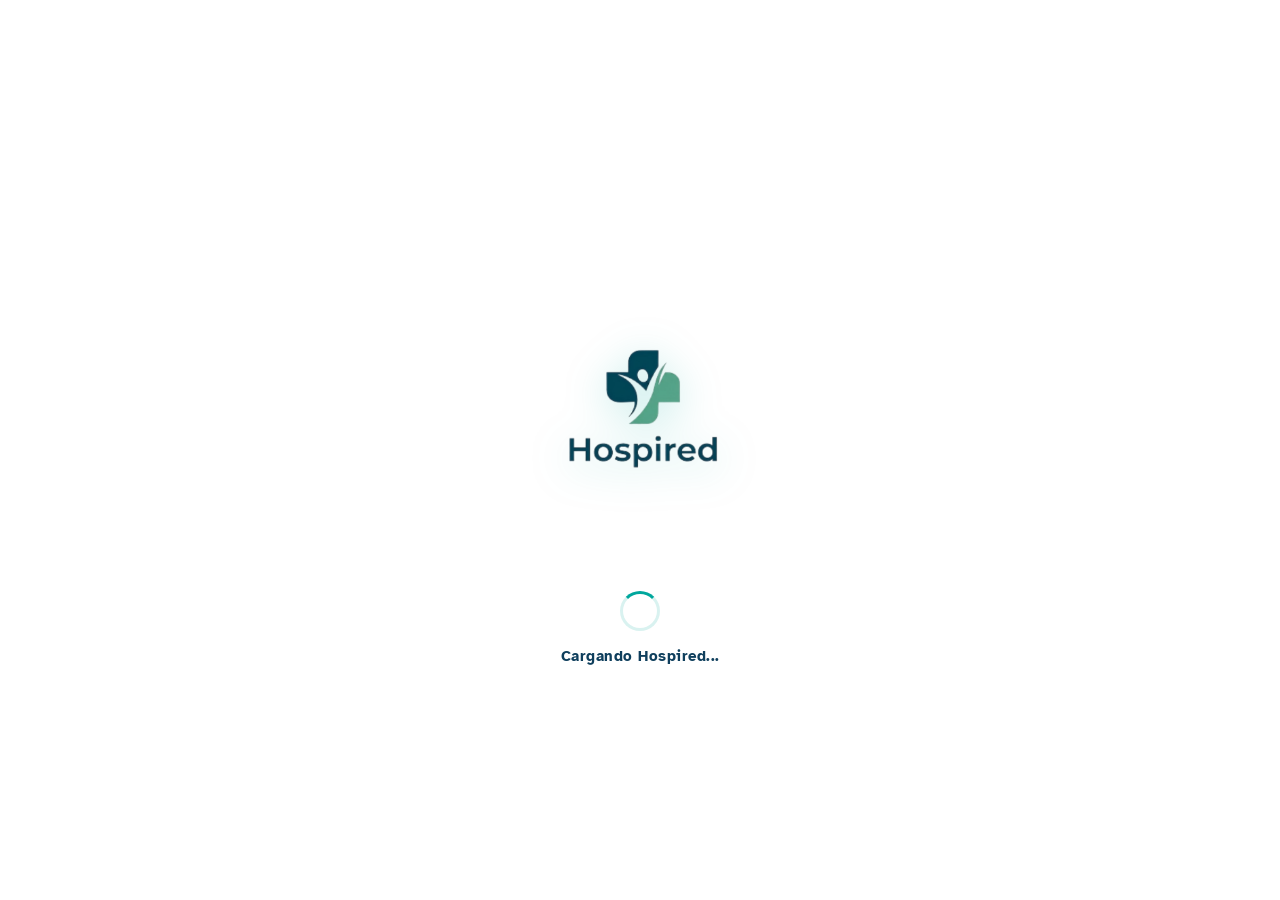
<file: login/login (1).html>
<!DOCTYPE html>
<html lang="es">

<head>
<meta charset="UTF-8">
<meta name="viewport" content="width=device-width, initial-scale=1.0">
<title>Hospired | Acceso y Registro</title>
<link rel="stylesheet" href="login.css">
<link rel="stylesheet" href="../accesibilidad-global.css">
<script src="../accesibilidad-global.js"></script>
<link rel="preconnect" href="https://fonts.googleapis.com">
<link rel="preconnect" href="https://fonts.gstatic.com" crossorigin>
<link href="https://fonts.googleapis.com/css2?family=Inter:wght@300;400;500;600;700;800&display=swap" rel="stylesheet">
<link rel="stylesheet" href="https://cdnjs.cloudflare.com/ajax/libs/font-awesome/6.7.2/css/all.min.css">
</head>

<body>
<div class="background-overlay"></div>

<!-- 1. Pantalla de Transición de Entrada (Splash Screen) -->
<div id="splashScreen" class="splash-screen">
    <div class="splash-content">
        <img src="Hospired.logo.png" alt="Hospired Logo" class="splash-logo">
        <div class="splash-loader"></div>
        <p class="splash-text">Cargando Hospired...</p>
    </div>
</div>

<!-- 2. Pantalla de Bienvenida / Transición de Salida (Post-Login) -->
<div id="welcomeScreen" class="welcome-screen hidden">
    <div class="welcome-content">
        <img src="Hospired.logo.png" alt="Hospired Logo" class="welcome-logo">
        <div class="welcome-badge">
            <i class="fa-solid fa-circle-check"></i>
        </div>
        <h2 class="welcome-title">¡Bienvenido/a!</h2>
        <h3 class="welcome-user-name" id="welcomeUserName"></h3>
        <p class="welcome-subtitle">Ingresando a la plataforma Hospired...</p>
    </div>
</div>

<!-- 3. Formulario Centrado y Compacto -->
<main class="login-wrapper">
<div class="login-container">

<section class="right-panel">
    <div class="login-card">
        <div class="brand-header">
            <img src="Hospired.logo.png" alt="Hospired Logo" class="card-logo">
        </div>

        <header class="card-header">
            <h2 id="cardTitle">Iniciar Sesión</h2>
            <p id="cardSubtitle">Ingresa a tu cuenta de Hospired o crea una nueva.</p>
        </header>

        <div id="notification" class="notification hidden">
            <div id="notificationIcon" class="notification-icon">
                <i class="fa-solid fa-circle-info"></i>
            </div>
            <div class="notification-text">
                <h4 id="notificationTitle">Aviso</h4>
                <p id="notificationMessage">Proceso completado.</p>
            </div>
        </div>

        <!-- Selector de Tipo de Usuario (Paciente / Institución) -->
        <div class="user-selector" style="margin-bottom: 10px;">
            <button id="patientTab" class="tab-button active" type="button" data-user="patient">
                Paciente
            </button>
            <button id="institutionTab" class="tab-button" type="button" data-user="institution">
                Hospital / Laboratorio
            </button>
        </div>

        <div class="forms">
            <!-- Formulario de Paciente -->
            <form id="patientForm" autocomplete="off" novalidate>
                <div class="form-grid">
                    <div class="input-group">
                        <label>Correo Electrónico</label>
                        <input type="email" id="patientEmail" required placeholder="ejemplo@correo.com">
                    </div>

                    <div class="input-group">
                        <label>Contraseña</label>
                        <input type="password" id="patientPassword" required placeholder="••••••••">
                    </div>

                    <!-- Campos dinámicos para Registro -->
                    <div class="input-group register-only hidden">
                        <label for="patientName">Nombre Completo</label>
                        <input type="text" id="patientName" placeholder="Tu nombre completo">
                    </div>

                    <div class="input-group register-only hidden">
                        <label for="patientPhone">Número de Teléfono</label>
                        <input type="tel" id="patientPhone" placeholder="2222-2222">
                    </div>

                    <div class="input-group register-only hidden">
                        <label for="patientAge">Edad</label>
                        <input type="number" id="patientAge" min="1" max="120" placeholder="Ej. 28">
                    </div>

                    <div class="input-group register-only hidden">
                        <label for="previousHospital">Hospital o Centro de Referencia Previo</label>
                        <input type="text" id="previousHospital" placeholder="Nombre del centro anterior (Opcional)">
                    </div>
                </div>

                <button id="patientSubmit" class="primary-button" type="submit" style="margin-top: 10px;">
                    Iniciar Sesión
                </button>
            </form>

            <!-- Formulario de Hospital / Laboratorio -->
            <form id="institutionForm" class="hidden" autocomplete="off" novalidate>
                <div class="form-grid">
                    <div class="input-group">
                        <label>Correo Institucional</label>
                        <input type="email" id="institutionEmail" required placeholder="contacto@hospital.com">
                    </div>

                    <div class="input-group">
                        <label>Contraseña</label>
                        <input type="password" id="institutionPassword" required placeholder="••••••••">
                    </div>

                    <!-- Campos dinámicos para Registro Institucional -->
                    <div class="input-group register-only hidden">
                        <label>Nombre de la Institución</label>
                        <input type="text" id="institutionName" placeholder="Ej: Hospital Metropolitano o Lab Biolab">
                    </div>

                    <div class="input-group register-only hidden">
                        <label>Código de Institución</label>
                        <input type="text" id="institutionCode" placeholder="Código oficial otorgado">
                    </div>

                    <div class="input-group register-only hidden">
                        <label>Tipo de Institución</label>
                        <select id="institutionType">
                            <option value="Hospital">Hospital</option>
                            <option value="Clínica">Clínica</option>
                            <option value="Centro de Diagnóstico">Centro de Diagnóstico</option>
                            <option value="Laboratorio Médico">Laboratorio Médico</option>
                            <option value="Centro de Rehabilitación">Centro de Rehabilitación</option>
                        </select>
                    </div>

                    <div class="input-group register-only hidden">
                        <label>Licencia Oficial (Archivo)</label>
                        <input type="file" id="institutionLicense">
                    </div>
                </div>

                <button id="institutionSubmit" class="primary-button" type="submit" style="margin-top: 10px;">
                    Iniciar Sesión
                </button>
            </form>
        </div>

        <!-- Botones para alternar entre Iniciar Sesión y Crear Cuenta -->
        <div class="mode-selector" style="margin-top: 10px; display: flex; gap: 10px; justify-content: center;">
            <button id="toggleAuthModeBtn" type="button" class="text-button" style="color: var(--primary); font-weight: bold; cursor: pointer; background: none; border: none; font-size: 0.9rem;">
                ¿No tienes cuenta? Regístrate aquí
            </button>
        </div>

        <div class="bottom-links" style="margin-top: 6px; text-align: center;">
            <button id="supportButton" type="button" class="text-button" onclick="goHomeGuest()">
                Volver al Inicio
            </button>
        </div>

    </div>
</section>

</div>
</main>

<!-- Filtros SVG ocultos para Daltonismo (Añadir al final del <body> en todas las páginas) -->
<svg aria-hidden="true" focusable="false" style="display:none;">
  <filter id="protanopia-filter">
    <feColorMatrix type="matrix" values="0.567, 0.433, 0,     0, 0,
                                       0.558, 0.442, 0,     0, 0,
                                       0,     0.242, 0.758, 0, 0,
                                       0,     0,     0,     1, 0"/>
  </filter>
  <filter id="deuteranopia-filter">
    <feColorMatrix type="matrix" values="0.625, 0.375, 0,   0, 0,
                                       0.7,   0.3,   0,   0, 0,
                                       0,     0.3,   0.7, 0, 0,
                                       0,     0,     0,   1, 0"/>
  </filter>
  <filter id="tritanopia-filter">
    <feColorMatrix type="matrix" values="0.95,  0.05,  0,     0, 0,
                                       0,     0.433, 0.567, 0, 0,
                                       0,     0.475, 0.525, 0, 0,
                                       0,     0,     0,     1, 0"/>
  </filter>
</svg>

<script>
    // Antes ambos roles escribian en la misma clave (PROFILE_KEY compartida), por lo que
    // guardar el perfil de un paciente sobreescribia el de una institucion (y viceversa).
    // Ahora cada rol tiene su propia clave de almacenamiento.
    const PATIENT_PROFILE_KEY = 'hospired_patient_profile';
    const INSTITUTION_PROFILE_KEY = 'hospired_institution_profile';
    const INSTITUTION_AFFILIATION_KEY = 'hospired_institution_affiliation';
    let isRegisterMode = false;

    function goHomeGuest() {
        localStorage.removeItem(PATIENT_PROFILE_KEY);
        localStorage.removeItem(INSTITUTION_PROFILE_KEY);
        localStorage.removeItem('hospired_logged_user');
        localStorage.removeItem(INSTITUTION_AFFILIATION_KEY);
        localStorage.removeItem('hospired_user_session');
        sessionStorage.removeItem('hospired_active_role');
        window.location.href = '../index.html';
    }

    // 1. Transición de Entrada (Splash Screen)
    window.addEventListener('DOMContentLoaded', () => {
        setTimeout(() => {
            const splash = document.getElementById('splashScreen');
            if (splash) splash.classList.add('splash-hidden');
        }, 1200);
    });

    function getProfileFromStorage() {
        try {
            // ?edit=1 solo lo dispara el flujo de edicion de paciente (index.html); si no hay
            // perfil de paciente se intenta el institucional como respaldo.
            const raw = localStorage.getItem(PATIENT_PROFILE_KEY) || localStorage.getItem(INSTITUTION_PROFILE_KEY);
            return raw ? JSON.parse(raw) : null;
        } catch (error) {
            return null;
        }
    }

    function saveLoggedUser(profile) {
        const currentUser = {
            nombre: profile.fullName || profile.name || profile.institutionName || 'Usuario',
            email: profile.email || '',
            telefono: profile.phone || '',
            role: profile.role || 'patient'
        };
        localStorage.setItem('hospired_logged_user', JSON.stringify(currentUser));
        return currentUser;
    }

    // 2. Transición de Salida y Mensaje de Bienvenida Animado
    function triggerWelcomeAndRedirect(userName, targetUrl) {
        const welcomeScreen = document.getElementById('welcomeScreen');
        const welcomeUser = document.getElementById('welcomeUserName');
        if (welcomeUser) welcomeUser.textContent = userName;
        
        if (welcomeScreen) {
            welcomeScreen.classList.remove('hidden');
        }

        setTimeout(() => {
            window.location.href = targetUrl;
        }, 1800);
    }

    function populateEditProfile() {
        const profile = getProfileFromStorage();
        if (!profile || !new URLSearchParams(window.location.search).get('edit')) return;

        const isInstitutionProfile = profile.role === 'institution' || profile.institutionName;

        if (isInstitutionProfile) {
            institutionTab.classList.add('active');
            patientTab.classList.remove('active');
            institutionForm.classList.remove('hidden');
            patientForm.classList.add('hidden');
        } else {
            patientTab.classList.add('active');
            institutionTab.classList.remove('active');
            patientForm.classList.remove('hidden');
            institutionForm.classList.add('hidden');
        }

        const institutionEmail = document.getElementById('institutionEmail');
        const institutionName = document.getElementById('institutionName');
        const institutionCode = document.getElementById('institutionCode');
        const institutionType = document.getElementById('institutionType');

        if (institutionEmail) institutionEmail.value = profile.email || '';
        if (institutionName) institutionName.value = profile.institutionName || '';
        if (institutionCode) institutionCode.value = profile.institutionCode || '';
        if (institutionType) institutionType.value = profile.institutionType || 'Hospital';

        const patientEmail = document.getElementById('patientEmail');
        const patientPassword = document.getElementById('patientPassword');
        const patientName = document.getElementById('patientName');
        const patientPhone = document.getElementById('patientPhone');
        const patientAge = document.getElementById('patientAge');
        const previousHospital = document.getElementById('previousHospital');

        if (patientEmail) patientEmail.value = profile.email || '';
        if (patientPassword) patientPassword.value = '';
        if (patientName) patientName.value = profile.fullName || profile.name || '';
        if (patientPhone) patientPhone.value = profile.phone || '';
        if (patientAge) patientAge.value = profile.age || profile.edad || '';
        if (previousHospital) previousHospital.value = profile.previousHospital || '';

        if (cardTitle) cardTitle.textContent = 'Editar perfil';
        if (cardSubtitle) cardSubtitle.textContent = 'Actualiza la información de tu cuenta.';
        if (patientSubmit) patientSubmit.textContent = 'Guardar cambios';
        if (institutionSubmit) institutionSubmit.textContent = 'Guardar cambios';
    }

    // Control de Pestañas (Paciente / Institución)
    const patientTab = document.getElementById('patientTab');
    const institutionTab = document.getElementById('institutionTab');
    const patientForm = document.getElementById('patientForm');
    const institutionForm = document.getElementById('institutionForm');

    patientTab.addEventListener('click', () => {
        patientTab.classList.add('active');
        institutionTab.classList.remove('active');
        patientForm.classList.remove('hidden');
        institutionForm.classList.add('hidden');
    });

    institutionTab.addEventListener('click', () => {
        institutionTab.classList.add('active');
        patientTab.classList.remove('active');
        institutionForm.classList.remove('hidden');
        patientForm.classList.add('hidden');
    });

    // Alternar entre Iniciar Sesión y Crear Cuenta
    const toggleAuthBtn = document.getElementById('toggleAuthModeBtn');
    const cardTitle = document.getElementById('cardTitle');
    const cardSubtitle = document.getElementById('cardSubtitle');
    const patientSubmit = document.getElementById('patientSubmit');
    const institutionSubmit = document.getElementById('institutionSubmit');
    const registerOnlyFields = document.querySelectorAll('.register-only');

    toggleAuthBtn.addEventListener('click', () => {
        isRegisterMode = !isRegisterMode;
        
        registerOnlyFields.forEach(field => {
            if (isRegisterMode) {
                field.classList.remove('hidden');
            } else {
                field.classList.add('hidden');
            }
        });

        if (isRegisterMode) {
            cardTitle.textContent = 'Crear Cuenta';
            cardSubtitle.textContent = 'Completa tus datos para registrarte en Hospired.';
            patientSubmit.textContent = 'Registrarse y Crear Perfil';
            institutionSubmit.textContent = 'Registrar Institución';
            toggleAuthBtn.textContent = '¿Ya tienes una cuenta? Inicia sesión';
        } else {
            cardTitle.textContent = 'Iniciar Sesión';
            cardSubtitle.textContent = 'Ingresa a tu cuenta de Hospired o crea una nueva.';
            patientSubmit.textContent = 'Iniciar Sesión';
            institutionSubmit.textContent = 'Iniciar Sesión';
            toggleAuthBtn.textContent = '¿No tienes cuenta? Regístrate aquí';
        }
    });

    // Manejo del Envío del Formulario de Paciente
    patientForm.addEventListener('submit', (e) => {
        e.preventDefault();
        const email = document.getElementById('patientEmail').value.trim();
        const password = document.getElementById('patientPassword').value.trim();
        const fullName = document.getElementById('patientName').value.trim() || email.split('@')[0];
        const phone = document.getElementById('patientPhone').value.trim();
        const age = document.getElementById('patientAge')?.value.trim();
        const previousHospital = document.getElementById('previousHospital').value.trim();

        if (!email || !password) {
            alert('Por favor, completa los campos obligatorios de correo y contraseña.');
            return;
        }

        const userProfile = {
            role: 'patient',
            fullName: fullName,
            email: email,
            phone: phone || 'No especificado',
            age: age || '',
            edad: age || '',
            previousHospital: previousHospital || 'Ninguno'
        };

        localStorage.setItem(PATIENT_PROFILE_KEY, JSON.stringify(userProfile));
        saveLoggedUser(userProfile);
        sessionStorage.setItem('hospired_active_role', 'patient');

        triggerWelcomeAndRedirect(fullName, '../index.html?profile=1');
    });

    // Manejo del Envío del Formulario de Institución (Hospital / Laboratorio)
    institutionForm.addEventListener('submit', (e) => {
        e.preventDefault();
        const email = document.getElementById('institutionEmail').value.trim();
        const password = document.getElementById('institutionPassword').value.trim();
        const institutionName = document.getElementById('institutionName').value.trim() || email.split('@')[0];
        const institutionCode = document.getElementById('institutionCode').value.trim();
        const institutionType = document.getElementById('institutionType').value;

        if (!email || !password) {
            alert('Por favor, completa los campos obligatorios institucionales.');
            return;
        }

        const institutionProfile = {
            role: 'institution',
            institutionName: institutionName,
            fullName: institutionName,
            name: institutionName,
            email: email,
            phone: '2222-1111',
            institutionCode: institutionCode || 'INST-000',
            institutionType: institutionType
        };

        localStorage.setItem(INSTITUTION_PROFILE_KEY, JSON.stringify(institutionProfile));
        saveLoggedUser(institutionProfile);
        sessionStorage.setItem('hospired_active_role', 'institution');

        localStorage.setItem(INSTITUTION_AFFILIATION_KEY, JSON.stringify({
            name: institutionName,
            type: institutionType,
            location: "San Salvador, El Salvador",
            contact: institutionName,
            email: email,
            phone: "2222-1111",
            message: "Acceso como Institución Médica"
        }));

        triggerWelcomeAndRedirect(institutionName, '../Panel.De.Instituciones/panel-hospital (2).html');
    });

    populateEditProfile();

    // ...existing code...

const LOGIN_TRANSLATIONS = {
  'Cargando Hospired...': 'Loading Hospired...',
  '¡Bienvenido/a!': 'Welcome!',
  'Usuario': 'User',
  'Ingresando a la plataforma Hospired...': 'Entering the Hospired platform...',
  'Iniciar Sesión': 'Log In',
  'Editar perfil': 'Edit profile',
  'Guardar cambios': 'Save changes',
  'Crear Cuenta': 'Create Account',
  'Paciente': 'Patient',
  'Hospital / Laboratorio': 'Hospital / Laboratory',
  'Correo Electrónico': 'Email Address',
  'Correo Institucional': 'Institutional Email',
  'Contraseña': 'Password',
  'Nombre Completo': 'Full Name',
  'Número de Teléfono': 'Phone Number',
  'Edad': 'Age',
  'Hospital o Centro de Referencia Previo': 'Previous Hospital or Referral Center',
  'Nombre de la Institución': 'Institution Name',
  'Código de Institución': 'Institution Code',
  'Tipo de Institución': 'Institution Type',
  'Licencia Oficial (Archivo)': 'Official License (File)',
  '¿No tienes cuenta? Regístrate aquí': 'Do not have an account? Register here',
  '¿Ya tienes una cuenta? Inicia sesión': 'Already have an account? Log in',
  'Volver al Inicio': 'Back to Home',
  'Ingresa a tu cuenta de Hospired o crea una nueva.':
    'Log in to your Hospired account or create a new one.',
  'Actualiza la información de tu cuenta.':
    'Update your account information.',
  'Completa tus datos para registrarte en Hospired.':
    'Complete your information to register with Hospired.',
  'Aviso': 'Notice',
  'Proceso completado.': 'Process completed.',
  'Registrarse y Crear Perfil': 'Register and Create Profile',
  'Registrar Institución': 'Register Institution',
  'Por favor, completa los campos obligatorios de correo y contraseña.':
    'Please complete the required email and password fields.',
  'Por favor, completa los campos obligatorios institucionales.':
    'Please complete the required institutional fields.',
  'ejemplo@correo.com': 'example@email.com',
  'Tu nombre completo': 'Your full name',
  'Nombre del centro anterior (Opcional)': 'Previous center name (Optional)',
  'Código oficial otorgado': 'Official assigned code',
  'Acceso como Institución Médica': 'Access as Medical Institution',
  
};

function getLoginLanguage() {
  const savedLanguage =
    localStorage.getItem('hospired_language') ||
    localStorage.getItem('language') ||
    document.documentElement.lang ||
    'es';

  return savedLanguage.toLowerCase().startsWith('en') ? 'en' : 'es';
}

function addTranslationAttributes() {
  document.querySelectorAll('body *').forEach(element => {
    if (['SCRIPT', 'STYLE', 'SVG', 'PATH'].includes(element.tagName)) return;

    const text = Array.from(element.childNodes)
      .filter(node => node.nodeType === Node.TEXT_NODE)
      .map(node => node.textContent.trim())
      .join(' ')
      .replace(/\s+/g, ' ')
      .trim();

    if (text && !element.dataset.es) {
      element.dataset.es = text;
      element.dataset.en = LOGIN_TRANSLATIONS[text] || text;
    }

    ['placeholder', 'title', 'aria-label', 'alt'].forEach(attribute => {
      const value = element.getAttribute(attribute);
      if (!value) return;

      const esAttribute = `data-es-${attribute}`;
      const enAttribute = `data-en-${attribute}`;

      if (!element.hasAttribute(esAttribute)) {
        element.setAttribute(esAttribute, value);
        element.setAttribute(
          enAttribute,
          LOGIN_TRANSLATIONS[value] || value
        );
      }
    });
  });
}

function applyLoginLanguage() {
  const language = getLoginLanguage();

  document.documentElement.lang = language;

  document.querySelectorAll('[data-es]').forEach(element => {
    const value = element.dataset[language];
    if (!value) return;

    const textNodes = Array.from(element.childNodes)
      .filter(node => node.nodeType === Node.TEXT_NODE);

    if (textNodes.length === 1) {
      textNodes[0].textContent = value;
    } else if (textNodes.length === 0 && element.children.length === 0) {
      element.textContent = value;
    }
  });

  document.querySelectorAll('*').forEach(element => {
    ['placeholder', 'title', 'aria-label', 'alt'].forEach(attribute => {
      const value = element.dataset[`${language}${attribute
        .charAt(0).toUpperCase() + attribute.slice(1)}`];

      if (value) element.setAttribute(attribute, value);
    });
  });
}

function announceForScreenReader(element) {
  const screenReaderEnabled =
    document.body.classList.contains('screen-reader-active') ||
    localStorage.getItem('hospired_screen_reader') === 'true';

  if (!screenReaderEnabled || !element) return;

  const text =
    element.dataset[getLoginLanguage()] ||
    element.getAttribute('aria-label') ||
    element.textContent.trim();

  if (!text) return;

  let liveRegion = document.getElementById('loginScreenReaderLiveRegion');

  if (!liveRegion) {
    liveRegion = document.createElement('div');
    liveRegion.id = 'loginScreenReaderLiveRegion';
    liveRegion.setAttribute('aria-live', 'polite');
    liveRegion.setAttribute('aria-atomic', 'true');
    liveRegion.style.cssText =
      'position:fixed;width:1px;height:1px;overflow:hidden;clip:rect(0 0 0 0);';
    document.body.appendChild(liveRegion);
  }

  liveRegion.textContent = '';
  setTimeout(() => {
    liveRegion.textContent = text;
  }, 30);
}

function enableLoginScreenReader(enabled = true) {
  document.body.classList.toggle('screen-reader-active', enabled);
  localStorage.setItem('hospired_screen_reader', String(enabled));
}

document.addEventListener('DOMContentLoaded', () => {
  addTranslationAttributes();
  applyLoginLanguage();

  document.querySelectorAll(
    'button, input, select, textarea, label, h1, h2, h3, h4, p, option'
  ).forEach(element => {
    element.addEventListener('focus', () => announceForScreenReader(element));
    element.addEventListener('mouseenter', () => announceForScreenReader(element));
  });
});

document.addEventListener('languagechange', applyLoginLanguage);

new MutationObserver(() => {
  const language = getLoginLanguage();

  if (document.documentElement.lang !== language) {
    applyLoginLanguage();
  }
}).observe(document.documentElement, {
  attributes: true,
  attributeFilter: ['lang']
});

// ...existing code...

// ...existing code...

function setLoginText(element, spanish, english) {
    if (!element) return;

    element.dataset.es = spanish;
    element.dataset.en = english;
    element.textContent =
        getLoginLanguage() === 'en' ? english : spanish;
}

// Ejemplo dentro del evento de registro:
setLoginText(cardTitle, 'Crear Cuenta', 'Create Account');
setLoginText(
    cardSubtitle,
    'Completa tus datos para registrarte en Hospired.',
    'Complete your information to register with Hospired.'
);
setLoginText(
    patientSubmit,
    'Registrarse y Crear Perfil',
    'Register and Create Profile'
);
setLoginText(
    institutionSubmit,
    'Registrar Institución',
    'Register Institution'
);

// ...existing code...
</script>
</body>
</html>
</file>
<file: index.css>
/* ==========================================================================
   1. VARIABLES DE MARCA Y CONFIGURACIÓN GENERAL
   ========================================================================== */
:root {
    --color-primary: #00A79D;
    --color-primary-dark: #007F78;
    --color-primary-light: #00c2b6;
    --color-border: #dfe5ef;
    --color-surface: #ffffff;
    --color-bg-light: #f8fafc;
    --color-text-main: #1e293b;
    --color-text-muted: #475569;
    --sidebar-width: 195px;
}

/* ==========================================================================
   PANTALLA DE ENTRADA CON ANIMACIÓN DE LOGO (SPLASH SCREEN)
   ========================================================================== */
.splash-screen {
    position: fixed;
    inset: 0;
    width: 100vw;
    height: 100vh;
    background: linear-gradient(135deg, #0f3f5d 0%, #007F78 100%);
    display: flex;
    align-items: center;
    justify-content: center;
    z-index: 99999;
    opacity: 1;
    visibility: visible;
    transition: opacity 0.6s cubic-bezier(0.4, 0, 0.2, 1), visibility 0.6s ease;
}

.splash-content {
    display: flex;
    flex-direction: column;
    align-items: center;
    gap: 20px;
    animation: splashLogoEntrance 1.2s cubic-bezier(0.175, 0.885, 0.32, 1.275) forwards;
}

.splash-logo {
    width: 170px;
    height: auto;
    filter: drop-shadow(0 10px 25px rgba(0, 0, 0, 0.3)) brightness(0) invert(1);
}

.splash-loader {
    width: 60px;
    height: 4px;
    background: rgba(255, 255, 255, 0.2);
    border-radius: 4px;
    overflow: hidden;
    position: relative;
}

.splash-loader::after {
    content: '';
    position: absolute;
    top: 0;
    left: -100%;
    width: 100%;
    height: 100%;
    background: #00A79D;
    border-radius: 4px;
    animation: splashProgress 1.4s ease-in-out infinite;
}

.splash-screen.hidden {
    opacity: 0;
    visibility: hidden;
    pointer-events: none;
}

@keyframes splashLogoEntrance {
    0% {
        opacity: 0;
        transform: scale(0.6) translateY(20px);
    }
    60% {
        opacity: 1;
        transform: scale(1.08) translateY(0);
    }
    100% {
        opacity: 1;
        transform: scale(1) translateY(0);
    }
}

@keyframes splashProgress {
    0% {
        left: -100%;
    }
    100% {
        left: 100%;
    }
}

* { 
    box-sizing: border-box; 
    margin: 0; 
    padding: 0; 
}

html, body {
    width: 100%;
    max-width: 100%;
    overflow-x: hidden;
}

body {
    font-family: Arial, sans-serif;
    background: #f8fafc;
    color: var(--color-text-main);
    display: flex;
    flex-wrap: wrap;
    align-items: flex-start;
    min-height: 100vh;
    width: 100%;
    height: 100%;
    transition: font-size 0.2s, letter-spacing 0.2s, word-spacing 0.2s, line-height 0.2s, background-color 0.2s, color 0.2s;
    position: relative;
    isolation: isolate;

     /* FONDO GEOMÉTRICO DETALLADO */
            background-color: #f3f7f9;
            background-image:
                linear-gradient(rgba(0, 167, 157, 0.03) 1px, transparent 1px),
                linear-gradient(90deg, rgba(0, 167, 157, 0.03) 1px, transparent 1px);
            background-size: 40px 40px;
            background-attachment: fixed;
            min-height: 100vh;
        }

        .shape-decor {
            position: fixed;
            pointer-events: none;
            z-index: 0;
            opacity: 0.15;
        }
        .shape-1 {
            top: 15%; left: 5%; width: 180px; height: 200px;
            background: var(--color-primary);
            clip-path: polygon(50% 0%, 100% 25%, 100% 75%, 50% 100%, 0% 75%, 0% 25%);
        }
        .shape-2 {
            bottom: 20%; right: 8%; width: 250px; height: 280px;
            background: #0284c7;
            clip-path: polygon(50% 0%, 100% 25%, 100% 75%, 50% 100%, 0% 75%, 0% 25%);
        }
        .shape-3 {
            top: 50%; left: 45%; width: 300px; height: 300px;
            border: 4px dashed rgba(0, 167, 157, 0.4); border-radius: 50%;
        }



/* ==========================================================================
   2. MENÚ LATERAL VERTICAL (SIDEBAR)
   ========================================================================== */
.sidebar {
    width: var(--sidebar-width);
    background-color: var(--color-primary);
    color: white;
    display: flex;
    flex-direction: column;
    position: fixed;
    top: 0;
    bottom: 0;
    left: 0;
    z-index: 10;
    border-top-right-radius: 20px;
    border-bottom-right-radius: 20px;
    padding: 15px 0;
    box-shadow: 4px 0 20px rgba(65, 221, 221, 0.15);
}

.brand-container {
    padding: 0 12px 25px 12px;
    text-align: center;
}

.brand img {
    width: 125px;
    height: auto;
    display: inline-block;
    filter: brightness(0) invert(1);
}

.vertical-menu {
    display: flex;
    flex-direction: column;
    gap: 4px;
    padding: 0 6px;
    flex: 1;
}

.menu-item {
    padding: 10px 8px;
    color: rgba(255, 255, 255, 0.9);
    text-decoration: none;
    border-radius: 10px;
    font-weight: 700;
    display: flex;
    align-items: center;
    gap: 8px;
    font-size: 0.83rem !important;
    line-height: normal;
    transition: background-color 0.25s ease, color 0.25s ease;
    cursor: pointer;
    border: none;
    background: transparent;
    width: 100%;
    text-align: left;
    transform: none;
}

.menu-item:hover,
.menu-item.active {
    background-color: var(--color-surface);
    color: var(--color-primary-dark);
    box-shadow: 0 4px 10px rgba(0, 0, 0, 0.06);
    transform: none;
    transform: translateX(4px);
    
}

.menu-item-icon {
    width: 26px;
    height: 26px;
    border-radius: 50%;
    background: rgba(255, 255, 255, 0.15);
    display: inline-flex;
    align-items: center;
    justify-content: center;
    flex-shrink: 0;
    font-size: 0.95rem;
    transition: background-color 0.25s ease, color 0.25s ease;
}

/* ==========================================================================
   2.1 MENU HAMBURGUESA RESPONSIVE (< 768px)
   Boton inyectado por accesibilidad-global.js (initSidebarMobileNav);
   oculto en escritorio, visible solo en la media query de abajo.
   ========================================================================== */
.sidebar-mobile-toggle {
    display: none;
    position: fixed;
    top: 12px;
    left: 12px;
    z-index: 1200;
    width: 42px;
    height: 42px;
    border: none;
    border-radius: 10px;
    background-color: var(--color-primary);
    color: #fff;
    align-items: center;
    justify-content: center;
    cursor: pointer;
    box-shadow: 0 4px 12px rgba(0, 0, 0, 0.2);
}
.sidebar-mobile-toggle svg {
    width: 22px;
    height: 22px;
    fill: none;
    stroke: currentColor;
    stroke-width: 2;
    stroke-linecap: round;
}
.sidebar-mobile-toggle:focus-visible {
    outline: 2px solid #fff;
    outline-offset: 2px;
}

@media (max-width: 768px) {
    .sidebar-mobile-toggle { display: flex; }

    /* El sidebar deja de ser una columna fija de alto completo y pasa a ser
       una barra superior; el menu vertical se convierte en una barra
       horizontal desplegable (hamburguesa), no una lista vertical. */
    .sidebar {
        width: 100%;
        height: auto;
        bottom: auto;
        border-radius: 0 0 16px 16px;
        padding: 12px 0;
    }
    .brand-container {
        padding: 0 12px 0 60px;
        text-align: left;
    }

    .vertical-menu {
       
        flex-wrap: wrap;
        max-height: 0;
        opacity: 0;
        overflow: hidden;
        padding: 0 10px;
        gap: 6px;
        transition: max-height 0.35s ease, opacity 0.3s ease, padding 0.35s ease;
    }
    .sidebar.sidebar-open .vertical-menu {
        max-height: 480px;
        opacity: 1;
        padding: 10px;
    }
    .vertical-menu .menu-item {
        flex: 1 1 auto;
        width: auto;
        white-space: nowrap;
    }
    .vertical-menu hr { display: none; }

    /* El contenido fluye debajo de la barra superior colapsada, sin solaparse. */
    .main-container,
    .site-footer,
    .wizard-trigger-section.wizard-vertical {
        margin-left: 0;
        width: 100%;
        max-width: 100%;
    }
}

/* ==========================================================================
   3. ESTRUCTURA Y BARRA SUPERIOR (TOP NAVBAR)
   ========================================================================== */
.main-container {
    flex: 1;
    
    display: flex;
    flex-direction: column;
    min-height: 100vh;
    position: relative;
    z-index: 1;
}

/* Layout guardrails for pages that use the shared shell. */
.content-body,
.main-container > main {
    min-width: 0;
}

@media (max-width: 1100px) and (min-width: 769px) {
    .top-navbar {
        padding-left: 24px;
        padding-right: 24px;
    }

    .search-container {
        margin-left: 0;
        max-width: min(48vw, 540px);
    }

    .content-body {
        padding-left: 24px;
        padding-right: 24px;
    }

    .notifications-section,
    .directory-header,
    .directory-grid,
    .booking-section {
        margin-left: 0 !important;
    }
}

@media (max-width: 768px) {
    .top-navbar {
        flex-wrap: wrap;
        gap: 12px;
        padding: 64px 16px 12px;
    }

    .search-container {
        flex: 1 1 100%;
        order: 2;
        max-width: none;
        margin-left: 0;
    }

    .right-utilities {
        margin-left: auto;
    }

    .profile {
        max-width: min(100%, 260px);
    }

    .profile .account {
        min-width: 0;
    }

    .profile .account .name,
    .profile .account .hint {
        overflow: hidden;
        text-overflow: ellipsis;
        white-space: nowrap;
    }

    .search-form {
        width: 100%;
    }

    .content-body {
        width: 100%;
        padding: 20px 16px 32px;
    }

    .notifications-section,
    .directory-header,
    .directory-grid,
    .booking-section {
        width: 100%;
        max-width: none;
        margin-left: 0 !important;
        padding-left: 0;
        padding-right: 0;
    }

    .directory-header h1,
    .process-title {
        font-size: clamp(1.35rem, 6vw, 2rem);
    }

    .directory-grid {
        grid-template-columns: minmax(0, 1fr);
        gap: 16px;
    }

    .booking-card,
    .notif-card {
        padding: 20px 16px;
    }

    .type-selector-group,
    .action-btns {
        flex-direction: column;
    }

    .type-option-btn,
    .btn-action {
        width: 100%;
    }

    .appointment-item {
        align-items: stretch;
    }

    .accessibility-panel,
    #globalAccessibilityWrapper .accessibility-panel {
        right: 12px !important;
        left: 12px;
        bottom: 80px !important;
        width: auto !important;
        max-height: min(75vh, 560px);
        overflow-y: auto;
    }
}

@media (max-width: 480px) {
    .sidebar-mobile-toggle {
        left: 10px;
        top: 10px;
    }

    .brand-container {
        padding-left: 54px;
    }

    .profile {
        padding: 6px 8px;
    }

    .avatar {
        width: 36px;
        height: 36px;
    }

    .search-form button {
        padding: 0 12px;
    }

    .notif-card {
        border-radius: 12px;
    }
}

.top-navbar {
    background: transparent;
    padding: 15px 24px 0px 40px; 
    display: flex;
    align-items: center;
    justify-content: space-between;
    gap: 24px;
    width: 100%;
}

.search-container {
    flex: 1;
    max-width: 540px;
    position: relative;
    margin-left: 170px;
}
/* =========================================================
   CORRECCIÓN DEFINITIVA DEL LAYOUT SIDEBAR + CONTENIDO
   ========================================================= */

.main-container {
    width: calc(100% - var(--sidebar-width));
    margin-left: var(--sidebar-width);
    min-height: 100vh;
    display: flex;
    flex-direction: column;
    position: relative;
    z-index: 1;
}

.top-navbar {
    width: 100%;
}

.search-container {
    margin-left: 0;
}

.content-body {
    width: 100%;
    min-width: 0;
}

/* TABLET */
@media (max-width: 1100px) and (min-width: 769px) {

    .main-container {
        width: calc(100% - var(--sidebar-width));
        margin-left: var(--sidebar-width);
    }

    .search-container {
        margin-left: 0 !important;
    }

    .content-body {
        width: 100%;
        padding-left: 24px;
        padding-right: 24px;
    }
}

/* MÓVIL */
@media (max-width: 768px) {

    .main-container {
        width: 100%;
        max-width: 100%;
        margin-left: 0;
    }

    .top-navbar {
        width: 100%;
      
        padding: 64px 16px 12px !important;
    }

    .search-container {
        width: 100%;
        max-width: none !important;
        margin-left: 0 !important;
    }

    .content-body {
        width: 100%;
        max-width: 100%;
        min-width: 0;
        padding: 20px 16px 32px !important;
    }
}

/* Estilos coherentes para el Modal de Detalles del Centro */
#centerDetailModal .profile-modal-panel {
    max-width: 560px;
}

#centerDetailModal .profile-field strong {
    font-size: 0.95rem;
    color: var(--color-text-main);
    line-height: 1.5;
}

#centerDetailModal .center-modal-reserve {
    width: 100%;
    margin-bottom: 16px;
}

.shared-center-reserve {
    width: 100%;
    margin-bottom: 16px;
}

.catalog-map {
    width: 100%;
    height: 200px;
    margin: 0 0 15px;
    overflow: hidden;
    border: 1px solid var(--color-border);
    border-radius: 10px;
    background: var(--color-bg-light);
}

.catalog-map iframe {
    width: 100%;
    height: 100%;
    border: 0;
}

.catalog-info-fields {
    display: grid;
    gap: 10px;
    margin: 0 0 18px;
}

.catalog-info-field {
    padding: 12px 14px;
    border: 1px solid var(--color-border);
    border-radius: 10px;
    background: var(--color-bg-light);
}

.catalog-info-field span {
    display: block;
    margin-bottom: 4px;
    color: var(--color-text-muted);
    font-size: 0.78rem;
    text-transform: uppercase;
}

.catalog-info-field strong {
    display: block;
    color: var(--color-text-main);
    font-size: 0.95rem;
    line-height: 1.45;
}

.search-form {
    display: flex;
    background: var(--color-surface);
    border-radius: 50px;
    padding: 4px 4px 4px 16px;
    box-shadow: 0 2px 12px rgba(0, 0, 0, 0.03);
    align-items: center;
    border: 1px solid var(--color-border);
    height: 42px; 
}

.search-form input[type="search"] {
    flex: 1;
    border: none;
    outline: none;
    font-size: 0.9rem;
    color: var(--color-text-main);
    background: transparent;
}

.search-form button {
    padding: 0 20px;
    height: 100%;
    border: none;
    background: var(--color-primary);
    color: white;
    border-radius: 50px;
    cursor: pointer;
    font-weight: bold;
    font-size: 0.88rem;
    transition: background-color 0.2s;
}

.search-form button:hover {
    background: var(--color-primary-dark);
}

.search-form:hover {
    box-shadow: 0 6px 18px rgba(0, 0, 0, 0.08);
}

.right-utilities {
    display: flex;
    align-items: center;
}

.profile {
    display: flex;
    align-items: center;
    gap: 12px;
    cursor: pointer;
    background: rgba(255, 255, 255, 0.6);
    border: 1px solid var(--color-border);
    border-radius: 14px;
    padding: 8px 12px;
    font: inherit;
    text-align: right;
    transition: transform 0.2s ease, box-shadow 0.2s ease, border-color 0.2s ease;
}

.profile:hover,
.profile:focus-visible {
    transform: translateY(-1px);
    box-shadow: 0 10px 22px rgba(0, 167, 157, 0.12);
    border-color: rgba(0, 167, 157, 0.3);
    outline: none;
}

.avatar {
    width: 42px;
    height: 42px;
    border-radius: 50%;
    background: var(--color-primary-dark);
    color: white;
    display: flex;
    align-items: center;
    justify-content: center;
    font-weight: bold;
    box-shadow: 0 2px 8px rgba(0,0,0,0.05);
    order: 2; 
}

.account {
    text-align: right;
}

.profile-modal {
    position: fixed;
    inset: 0;
    display: none;
    align-items: center;
    justify-content: center;
    z-index: 1200;
}

.profile-modal.active {
    display: flex;
}

@keyframes fadeInScale {
    0% { opacity: 0; transform: scale(0.98) translateY(15px); }
    100% { opacity: 1; transform: scale(1) translateY(0); }
}


.profile-modal-backdrop {
    position: absolute;
    inset: 0;
    background: rgba(15, 23, 42, 0.38);
    backdrop-filter: blur(4px);
}

.profile-modal-panel {
    background-color: var(--color-surface);
    position: relative;
    width: min(92vw, 520px);
    max-height: calc(100vh - 48px);
    overflow-y: auto;
    overflow-x: hidden;
    -webkit-overflow-scrolling: touch;
    overscroll-behavior: contain;
    touch-action: pan-y;
    padding: 24px;
    border-radius: 20px;
}
.shared-center-modal .profile-modal-panel {
    overscroll-behavior: contain;
    touch-action: pan-y;
}

.shared-center-modal .profile-card-body {
    min-height: 0;
}

.shared-center-modal .catalog-map {
    touch-action: auto;
}
.shared-center-modal {
    overflow: hidden;
}

.shared-center-modal .profile-modal-backdrop {
    touch-action: none;
}


.profile-modal-close {
    position: absolute;
    top: 14px;
    right: 14px;
    width: 34px;
    height: 34px;
    border-radius: 50%;
    background: var(--color-bg-light);
    color: var(--color-text-main);
    font-size: 1.6rem;
    line-height: 1;
}

.profile-modal-header {
    display: flex;
    align-items: center;
    gap: 16px;
    margin-bottom: 20px;
    padding-right: 36px;
}

.profile-modal-avatar {
    width: 62px;
    height: 62px;
    border-radius: 50%;
    display: flex;
    align-items: center;
    justify-content: center;
    background: linear-gradient(135deg, var(--color-primary), var(--color-primary-dark));
    color: white;
    font-size: 1.4rem;
    font-weight: 800;
    background-size: cover;
    background-position: center;
}

.profile-avatar-wrap {
    position: relative;
    display: inline-block;
    flex-shrink: 0;
}

.profile-avatar-upload-btn {
    position: absolute;
    right: -4px;
    bottom: -4px;
    width: 26px;
    height: 26px;
    border-radius: 50%;
    background: #00A79D;
    color: #fff;
    border: 2px solid #fff;
    display: flex;
    align-items: center;
    justify-content: center;
    cursor: pointer;
    font-size: 0.75rem;
    line-height: 1;
    padding: 0;
}

.profile-modal-kicker {
    font-size: 0.72rem;
    font-weight: 700;
    letter-spacing: 0.12em;
    text-transform: uppercase;
    color: var(--color-primary-dark);
    margin-bottom: 6px;
}

.profile-modal-header h3 {
    color: var(--color-text-main);
    font-size: 1.6rem;
}

.profile-card-body {
    display: grid;
    gap: 12px;
}

.profile-card-body.content-transition,
.profile-modal-footer.content-transition {
    animation: fadeInScale 0.45s cubic-bezier(0.4, 0, 0.2, 1) both;
}

@media (prefers-reduced-motion: reduce) {
    .profile-card-body.content-transition,
    .profile-modal-footer.content-transition {
        animation: none;
    }
}

.profile-field {
    display: flex;
    flex-direction: column;
    gap: 4px;
    background: var(--color-bg-light);
    border: 1px solid var(--color-border);
    border-radius: 12px;
    padding: 12px 14px;
}

.profile-field span {
    font-size: 0.72rem;
    color: var(--color-text-muted);
    text-transform: uppercase;
    letter-spacing: 0.08em;
}

.profile-field strong {
    font-size: 1rem;
    color: var(--color-text-main);
    word-break: break-word;
}

.profile-field input {
    width: 100%;
    padding: 6px 10px;
    border: 1px solid var(--color-border);
    border-radius: 8px;
    font-size: 0.95rem;
    font-family: inherit;
    background: var(--color-surface);
    color: var(--color-text-main);
    outline: none;
    transition: border-color 0.2s, box-shadow 0.2s;
}

.profile-field input:focus {
    border-color: var(--color-primary);
    box-shadow: 0 0 0 3px rgba(0, 167, 157, 0.15);
}

.profile-modal-footer {
    display: flex;
    justify-content: flex-end;
    gap: 12px;
    margin-top: 22px;
}

.profile-action {
    border-radius: 12px;
    padding: 11px 18px;
    font-weight: 700;
    cursor: pointer;
}

.profile-action.primary {
    background: linear-gradient(135deg, var(--color-primary), var(--color-primary-dark));
    color: white;
}

.profile-action.secondary {
    background: transparent;
    border: 1px solid var(--color-border);
    color: var(--color-text-main);
}

.account .name {
    font-weight: bold;
    display: block;
    color: var(--color-text-main);
    font-size: 0.9rem;
}

.account .hint {
    font-size: 0.78rem;
    color: var(--color-text-muted);
}

.content-body {
    padding: 30px 24px 40px 40px;
    flex: 1;
    display: flex;
    flex-direction: column;
    gap: 40px;

}

.content-body.page-content-transition {
    animation: fadeInScale 0.45s cubic-bezier(0.4, 0, 0.2, 1) both;
}

@media (prefers-reduced-motion: reduce) {
    .content-body.page-content-transition {
        animation: none;
    }
}

/* ==========================================================================
   4. SECCIÓN ADAPTADA: FLUJO DE ATENCIÓN (CARRUSEL 3D EN TONOS CLAROS/GRISÁCEOS)
   ========================================================================== */
.process-section {
    width: 100%;
    background: linear-gradient(180deg, #ffffff 0%, #f4f7f9 100%);
    border: 1px solid #dfe5ef;
    border-radius: 24px;
    padding: 38px 24px 34px;
    box-shadow: 0 10px 30px rgba(15, 63, 93, 0.05);
    position: relative;
    overflow: hidden;
    color: #1e293b;
}

.process-section::before {
    content: "";
    position: absolute;
    inset: auto -60px -80px auto;
    width: 240px;
    height: 240px;
    background: radial-gradient(circle, rgba(0, 167, 157, 0.08), transparent 70%);
    pointer-events: none;
}

.process-header {
    display: flex;
    align-items: flex-end;
    justify-content: space-between;
    gap: 20px;
    margin-bottom: 24px;
    position: relative;
    z-index: 1;
}

.process-kicker {
    display: inline-block;
    margin-bottom: 8px;
    font-size: 0.72rem;
    letter-spacing: 0.12em;
    text-transform: uppercase;
    font-weight: 800;
    color: #007F78;
    background: rgba(0, 167, 157, 0.08);
    border: 1px solid rgba(0, 167, 157, 0.16);
    border-radius: 999px;
    padding: 6px 12px;
}

.process-title {
    font-size: 1.85rem;
    font-weight: 800;
    color: #007F78;
    text-align: left;
}

.process-summary {
    max-width: 420px;
    font-size: 0.95rem;
    line-height: 1.6;
    color: #475569;
    text-align: left;
}

.process-carousel-wrapper {
    position: relative;
    width: 100%;
    display: flex;
    align-items: center;
    justify-content: center;
    gap: 12px;
    z-index: 1;
}

.process-nav-btn {
    width: 44px;
    height: 44px;
    border-radius: 50%;
    background: #ffffff;
    border: 1px solid #dfe5ef;
    color: #007F78;
    display: flex;
    align-items: center;
    justify-content: center;
    cursor: pointer;
    flex-shrink: 0;
    z-index: 20;
    box-shadow: 0 4px 12px rgba(15, 63, 93, 0.08);
    transition: all 0.25s ease;
}

.process-nav-btn:hover {
    background: #00A79D;
    color: #ffffff;
    border-color: #00A79D;
    transform: scale(1.08);
    box-shadow: 0 6px 16px rgba(0, 167, 157, 0.25);
}

.process-stage-container {
    position: relative;
    width: 100%;
    max-width: 900px;
    height: 310px;
    margin: 0 auto;
    perspective: 1000px;
}

.process-card {
    position: absolute;
    top: 50%;
    left: 50%;
    width: min(290px, 75vw);
    min-height: 250px;
    box-sizing: border-box;
    background: #ffffff;
    border: 1px solid #dfe5ef;
    border-radius: 22px;
    padding: 26px 20px;
    display: flex;
    flex-direction: column;
    align-items: center;
    text-align: center;
    justify-content: center;
    gap: 10px;
    cursor: pointer;
    box-shadow: 0 8px 24px rgba(15, 63, 93, 0.06);
    transition: transform 0.6s cubic-bezier(0.34, 1.25, 0.64, 1), opacity 0.6s ease, border-color 0.6s ease, box-shadow 0.6s ease, background-color 0.6s ease;
}

/* Tarjeta Central (Más Grande y Destacada) */
.process-card.card-center {
    transform: translate(-50%, -50%) scale(1.12);
    z-index: 10;
    opacity: 1;
    background: #ffffff;
    border: 2px solid #00A79D;
    box-shadow: 0 16px 36px rgba(0, 167, 157, 0.18);
}

/* Tarjeta Izquierda (Más Pequeña) */
.process-card.card-left {
    transform: translate(-140%, -50%) scale(0.88);
    z-index: 5;
    opacity: 0.75;
    background: #f8fafc;
    border: 1px solid #dfe5ef;
    box-shadow: 0 6px 16px rgba(15, 63, 93, 0.04);
}

/* Tarjeta Derecha (Más Pequeña) */
.process-card.card-right {
    transform: translate(40%, -50%) scale(0.88);
    z-index: 5;
    opacity: 0.75;
    background: #f8fafc;
    border: 1px solid #dfe5ef;
    box-shadow: 0 6px 16px rgba(15, 63, 93, 0.04);
}

/* Tarjetas Ocultas fuera de vista */
.process-card.card-hidden {
    transform: translate(-50%, -50%) scale(0.6);
    z-index: 1;
    opacity: 0;
    pointer-events: none;
}

.step-icon-container {
    width: 60px;
    height: 60px;
    border-radius: 16px;
    background: rgba(0, 167, 157, 0.08);
    border: 1px solid rgba(0, 167, 157, 0.16);
    display: flex;
    align-items: center;
    justify-content: center;
    color: #007F78;
    margin-bottom: 4px;
    transition: transform 0.3s ease, background 0.3s ease, color 0.3s ease;
}

.process-card.card-center .step-icon-container,
.process-card:hover .step-icon-container {
    transform: scale(1.08);
    background: #00A79D;
    color: #ffffff;
}

.step-icon-container svg {
    width: 30px;
    height: 30px;
    stroke: currentColor;
}

.step-title {
    font-size: 1.3rem;
    font-weight: 800;
    color: #1e293b;
    text-align: center;
    margin: 0;
}

.process-card.card-center .step-title {
    color: #007F78;
}

.step-description {
    font-size: 0.9rem;
    line-height: 1.55;
    color: #64748b;
    text-align: center;
    margin: 0;
}

.process-dots {
    display: flex;
    justify-content: center;
    gap: 8px;
    margin-top: 20px;
    position: relative;
    z-index: 1;
}

.process-dot {
    width: 10px;
    height: 10px;
    border-radius: 999px;
    background: #cbd5e1;
    border: none;
    cursor: pointer;
    padding: 0;
    transition: all 0.3s ease;
}

.process-dot.active,
.process-dot:hover {
    width: 26px;
    background: #00A79D;
}

@media (max-width: 820px) {
    .process-stage-container {
        height: 290px;
    }

    .process-card.card-left {
        transform: translate(-115%, -50%) scale(0.82);
    }

    .process-card.card-right {
        transform: translate(15%, -50%) scale(0.82);
    }
}

@media (max-width: 580px) {
    .process-stage-container {
        height: 280px;
    }

    .process-card {
        width: 82vw;
    }

    .process-card.card-left {
        transform: translate(-105%, -50%) scale(0.75);
        opacity: 0.4;
    }

    .process-card.card-right {
        transform: translate(5%, -50%) scale(0.75);
        opacity: 0.4;
    }
}

/* ==========================================================================
   5. HERO CARRUSEL
   ========================================================================== */
.carousel {
    width: 100%;
    position: relative;
    background: #000;
    border-radius: 16px;
    overflow: hidden;
    box-shadow: 0 4px 20px rgba(0,0,0,0.08);
}

.carousel-inner {
    height: 400px;
    position: relative;
    overflow: hidden;
}

.carousel-item {
    position: absolute;
    inset: 0;
    opacity: 0;
    transition: opacity 0.5s ease-in-out;
    display: none;
}

.carousel-item.active {
    opacity: 1;
    display: block;
}

.carousel-item img {
    width: 100%;
    height: 100%;
    object-fit: cover;
}

.carousel-caption {
    position: absolute;
    bottom: 0;
    left: 0;
    right: 0;
    background: linear-gradient(transparent, rgba(0,0,0,0.85));
    color: white;
    padding: 30px 40px 40px 40px;
}

.carousel-caption h2 {
    font-size: 2rem;
    margin-bottom: 8px;
    font-weight: bold;
}

.carousel-caption p {
    font-size: 1rem;
    opacity: 0.9;
}

.carousel-control-prev, .carousel-control-next {
    position: absolute;
    top: 50%;
    transform: translateY(-50%);
    background: rgba(0,0,0,0.5);
    border: none;
    width: 44px;
    height: 44px;
    border-radius: 50%;
    cursor: pointer;
    z-index: 10;
    display: flex;
    align-items: center;
    justify-content: center;
}

.carousel-control-prev { left: 20px; }
.carousel-control-next { right: 20px; }
.carousel-control-prev-icon::before { content: "❮"; color: white; font-size: 1.3rem; font-weight: bold; }
.carousel-control-next-icon::before { content: "❯"; color: white; font-size: 1.3rem; font-weight: bold; }

.carousel-indicators {
    position: absolute;
    bottom: 15px;
    left: 50%;
    transform: translateX(-50%);
    display: flex;
    gap: 8px;
    z-index: 12;
    list-style: none;
}

.carousel-indicators button {
    width: 10px;
    height: 10px;
    border-radius: 50%;
    background: rgba(255,255,255,0.4);
    border: none;
    cursor: pointer;
}

.carousel-indicators button.active {
    background: #ffffff;
    width: 24px;
    border-radius: 5px;
}

/* ==========================================================================
   6. ACCESIBILIDAD FLOTANTE Y DROPDOWNS
   ========================================================================== */
.accessibility-wrapper {
    position: fixed;
    bottom: 24px;
    right: 24px;
    z-index: 2000;
}

.accessibility-trigger-btn {
    padding: 12px;
    background: var(--color-primary);
    color: white;
    border: none;
    border-radius: 999px;
    cursor: pointer;
    display: flex;
    align-items: center;
    justify-content: center;
    width: 56px;
    height: 56px;
    box-shadow: 0 4px 16px rgba(15, 23, 42, 0.2);
}

.accessibility-panel {
    display: none;
    position: fixed;
    bottom: 88px;
    right: 24px;
    background: white;
    border: 1px solid var(--color-border);
    box-shadow: 0 16px 40px rgba(15, 23, 42, 0.16);
    width: min(95vw, 580px);
    border-radius: 16px;
    overflow: hidden;
}

.accessibility-panel.show { display: block; }

.accessibility-header {
    padding: 16px;
    border-bottom: 1px solid var(--color-border);
    background: linear-gradient(135deg, rgba(0, 167, 157, 0.12), white);
    cursor: grab;
    touch-action: none;
}

.accessibility-header:active {
    cursor: grabbing;
}

.accessibility-grid {
    padding: 12px;
    display: grid;
    grid-template-columns: repeat(3, 1fr);
    gap: 10px;
}

.access-option-btn {
    display: flex;
    align-items: center;
    gap: 10px;
    padding: 12px;
    background: white;
    border: 1px solid var(--color-border);
    border-radius: 12px;
    cursor: pointer;
    font-weight: bold;
    font-size: 0.88rem;
}

.access-option-btn:hover,
.access-option-btn.active,
.access-option-btn:focus-visible {
    background: var(--color-primary);
    color: white;
}

.accessibility-kicker {
    font-size: 0.78rem;
    font-weight: 700;
    letter-spacing: 0.12em;
    text-transform: uppercase;
    color: var(--color-primary-dark);
    margin-bottom: 4px;
}

.accessibility-subtitle {
    font-size: 0.9rem;
    color: var(--color-text-muted);
    line-height: 1.45;
    margin-top: 4px;
}

.accessibility-footer {
    padding: 10px 12px 12px;
    border-top: 1px solid var(--color-border);
    background: var(--color-bg-light);
}

.accessibility-footer .access-option-btn {
    width: 100%;
    justify-content: center;
    background: linear-gradient(135deg, var(--color-primary), var(--color-primary-dark));
    color: white;
    border-color: transparent;
}

.search-results-dropdown {
    display: none;
    position: absolute;
    top: calc(100% + 4px);
    left: 0;
    width: 100%;
    background-color: white;
    border: 1px solid var(--color-border);
    border-radius: 8px;
    z-index: 999;
}

.search-results-dropdown.show { display: block; }
.search-result-item { padding: 8px 12px; cursor: pointer; color: var(--color-text-main); text-decoration: none; display: block; }
.search-result-item:hover { background-color: var(--color-bg-light); }
.search-result-item {
    display: flex;
    align-items: center;
    gap: 10px;
}
.search-result-item .search-result-icon,
.search-result-item > svg {
    width: 24px;
    height: 24px;
    flex: 0 0 24px;
    stroke: currentColor;
    stroke-width: 1.8;
    fill: none;
}
.sr-only { position: absolute; width: 1px; height: 1px; padding: 0; margin: -1px; overflow: hidden; clip: rect(0, 0, 0, 0); border: 0; }

.search-form.typing {
    border-color: #f7d549;
    box-shadow: 0 0 0 3px rgba(247, 213, 73, 0.24);
}

/* Clases de apoyo para la accesibilidad */
html.high-contrast {
    filter: contrast(150%) saturate(1.2) !important;
    background-color: #000 !important;
    color: #fff !important;
}

html.high-contrast body,
html.high-contrast a,
html.high-contrast button,
html.high-contrast input,
html.high-contrast textarea,
html.high-contrast select,
html.high-contrast .search-form,
html.high-contrast .process-card,
html.high-contrast .mv-card,
html.high-contrast .accessibility-panel,
html.high-contrast .sidebar {
    background-color: #000 !important;
    color: #fff !important;
    border-color: #fff !important;
}

html.spacing-active body {
    line-height: 1.95 !important;
    letter-spacing: 0.12em !important;
    word-spacing: 0.18em !important;
}

html.dyslexia-font body {
    font-family: "Comic Sans MS", "Trebuchet MS", Arial, sans-serif !important;
}

html.cursor-plus * {
    cursor: pointer !important;
}

html.onehand-active .menu-item,
html.onehand-active .access-option-btn,
html.onehand-active .search-form button,
html.onehand-active .search-form input[type="search"] {
    min-height: 52px;
    padding: 14px 18px;
}

html.dark-mode {
    background: #0f172a !important;
    color: #e2e8f0 !important;
}

html.dark-mode body,
html.dark-mode .main-container,
html.dark-mode .content-body,
html.dark-mode .process-section,
html.dark-mode .about-corporate-section,
html.dark-mode .mv-card,
html.dark-mode .process-card,
html.dark-mode .accessibility-panel,
html.dark-mode .search-form {
    background-color: #111827 !important;
    color: #e2e8f0 !important;
    border-color: #374151 !important;
}

html.dark-mode .sidebar {
    background-color: #111827 !important;
}

html.monochrome-active {
    filter: grayscale(100%) !important;
}

html.colorblind-mode {
    filter: saturate(0.8) contrast(1.15) !important;
}

html.screenreader-active *:focus-visible {
    outline: 3px solid #fbbf24 !important;
    outline-offset: 3px !important;
}

.text-plus-1 body { font-size: 110% !important; }
.text-plus-2 body { font-size: 120% !important; }
.text-minus-1 body { font-size: 90% !important; }
.text-minus-2 body { font-size: 80% !important; }

/* Final responsive overrides: these appear after the shared component rules so
   page-specific fixed offsets cannot reintroduce horizontal overflow. */
@media (max-width: 1100px) and (min-width: 769px) {
    .search-container { margin-left: 0 !important; }
    .notifications-section,
    .directory-header,
    .directory-grid,
    .booking-section { margin-left: 0 !important; }
}

@media (max-width: 768px) {
    .top-navbar { padding: 64px 16px 12px !important; 
    margin-top: 130px;}
    .search-container { margin-left: 0 !important; max-width: none !important; }
    .content-body { padding: 20px 16px 32px !important; }
    .notifications-section,
    .directory-header,
    .directory-grid,
    .booking-section { margin-left: 0 !important; width: 100% !important; }
    .directory-grid { grid-template-columns: minmax(0, 1fr) !important; }
    .booking-card,
    .notif-card { max-width: 100%; }
}


/* ==========================================================================
   5. SECCIÓN MEJORADA: QUIÉNES SOMOS, MISIÓN Y VISIÓN (LAYOUT VERTICAL)
   ========================================================================== */
.about-corporate-section {
    background-color: var(--color-surface);
    padding: 80px 24px;
    border-top: 1px solid var(--color-border);
    border-bottom: 1px solid var(--color-border);
}

.about-container {
    max-width: 1200px;
    margin: 0 auto;
    display: flex;
    flex-direction: column;
    gap: 40px;
}

/* Bloque Hero Quiénes Somos - VERTICAL */
.about-hero-block {
    display: flex;
    flex-direction: column;
    gap: 24px;
    align-items: center;
    width: 100%;
}

.about-hero-text {
    text-align: center;
    max-width: 800px;
    width: 100%;
    display: flex;
    flex-direction: column;
    align-items: center;
}

/* Estilos de insignia y títulos del layout vertical */
.about-badge {
    display: inline-block;
    background-color: rgba(0, 167, 157, 0.1);
    color: var(--color-primary-dark);
    padding: 6px 16px;
    border-radius: 50px;
    font-size: 0.85rem;
    font-weight: 700;
    text-transform: uppercase;
    margin-bottom: 16px;
}

.about-main-title {
    font-size: 2.2rem;
    font-weight: 800;
    color: var(--color-text-main);
    line-height: 1.2;
    margin-bottom: 20px;
}

.about-lead {
    font-size: 1.1rem;
    color: var(--color-text-muted);
    line-height: 1.7;
}

.about-hero-graphic {
    position: relative;
    height: 280px;
    width: min(100%, 500px);
    border-radius: 20px;
    border: 1px solid var(--color-border);
    overflow: hidden;
}

.about-hero-graphic img {
    width: 100%;
    height: 100%;
    display: block;
    object-fit: cover;
}

/* Grid de Misión y Visión - VERTICAL */
.mv-cards-grid {
    display: flex;
    flex-direction: column;
    gap: 24px;
    max-width: 800px;
    width: 100%;
    margin: 0 auto;
}

.mv-card {
    background-color: var(--color-bg-light);
    border-radius: 16px;
    padding: 40px;
    border: 2px solid transparent;
    box-shadow: 0 4px 12px rgba(0,0,0,0.01);
    transition: all 0.3s ease;
    cursor: pointer;
    width: 100%;
}

.mv-card:hover {
    background-color: white;
    transform: translateY(-4px);
    box-shadow: 0 12px 24px rgba(0,0,0,0.04);
}

/* Micro variaciones de color sutiles por tarjeta */
.mv-card.scheme-mission:hover { border-color: var(--color-primary); }
.mv-card.scheme-vision:hover { border-color: var(--color-primary-dark); }

.mv-card-header {
    display: flex;
    align-items: center;
    gap: 16px;
    margin-bottom: 20px;
}

.mv-icon-shape {
    width: 48px;
    height: 48px;
    border-radius: 10px;
    background-color: white;
    display: flex;
    align-items: center;
    justify-content: center;
    color: var(--color-primary);
    box-shadow: 0 2px 8px rgba(0,0,0,0.04);
}

.mv-icon-shape svg {
    width: 26px;
    height: 26px;
    fill: currentColor;
}

.mv-card-title {
    font-size: 1.5rem;
    font-weight: 700;
    color: var(--color-text-main);
}

.mv-card-description {
    font-size: 1rem;
    color: var(--color-text-muted);
    line-height: 1.6;
}

/* ==========================================================================
   ELEMENTO INTERACTIVO: ASISTENTE DE RUTA GUIADA (GAMIFIED WIZARD)
   Usa las variables de index2.css para mantener consistencia de marca.
   ========================================================================== */

/* Botón llamativo de activación en la Home */
.btn-wizard-trigger {
    background: linear-gradient(135deg, var(--color-primary) 0%, var(--color-primary-dark) 100%);
    font-size: 1.2rem;
    font-weight: 600;
    padding: 16px 32px;
    border-radius: 50px;
    box-shadow: 0 6px 20px rgba(0, 167, 157, 0.3);
    transition: transform 0.25s cubic-bezier(0.175, 0.885, 0.32, 1.275), box-shadow 0.2s ease;
    border: none;
    cursor: pointer;
    color: #ffffff;
    display: inline-block;
}

.btn-wizard-trigger:hover,
.btn-wizard-trigger:focus-visible {
    transform: scale(1.04);
    box-shadow: 0 10px 25px rgba(0, 167, 157, 0.45);
}

/* Telón de Fondo Modal a Pantalla Completa */
.wizard-modal {
    position: fixed;
    inset: 0;
    background-color: rgba(15, 63, 93, 0.85); /* Mezclado con var(--color-footer-bg) */
    backdrop-filter: blur(8px);
    z-index: 2000;
    display: none !important;
    align-items: center;
    justify-content: center;
    padding: 16px;
}

/* Contenedor Principal del Asistente */
.wizard-container {
    background-color: var(--color-surface);
    width: 100%;
    max-width: 720px;
    border-radius: 20px;
    box-shadow: 0 25px 50px -12px rgba(0, 0, 0, 0.4);
    overflow: hidden;
    padding: 30px;
    position: relative;
    border: 3px solid var(--color-primary);
}

/* Encabezado y Estructura superior */
.wizard-header {
    margin-bottom: 25px;
    position: relative;
    border-bottom: 2px solid var(--color-bg-light);
    padding-bottom: 20px;
}

.wizard-main-title {
    font-size: 1.3rem;
    color: var(--color-footer-bg);
    font-weight: 700;
    outline: none;
}

/* Botón cerrar modal */
.btn-close-wizard {
    position: absolute;
    top: -5px;
    right: -5px;
    background: var(--color-bg-light);
    border: 2px solid var(--color-border);
    font-size: 1.1rem;
    font-weight: bold;
    width: 36px;
    height: 36px;
    border-radius: 50%;
    cursor: pointer;
    display: flex;
    align-items: center;
    justify-content: center;
    color: var(--color-text-main);
    transition: background-color 0.2s, color 0.2s;
}

.btn-close-wizard:hover,
.btn-close-wizard:focus-visible {
    background-color: #fee2e2;
    color: #991b1b;
    border-color: #fca5a5;
}

/* Barra de carga de nivel de videojuego */
.progress-bar-container {
    background-color: #e2e8f0;
    height: 12px;
    border-radius: 10px;
    margin-top: 15px;
    overflow: hidden;
    border: 1px solid var(--color-border);
}

.progress-bar-fill {
    height: 100%;
    background: linear-gradient(90deg, var(--color-primary) 0%, #2dd4bf 100%);
    width: 33.33%; /* Modificado por JS */
    transition: width 0.4s cubic-bezier(0.4, 0, 0.2, 1);
    border-radius: 10px;
}

.progress-status-text {
    display: flex;
    justify-content: space-between;
    font-size: 0.9rem;
    margin-top: 6px;
    color: var(--color-text-muted);
}

.progress-status-text strong {
    color: var(--color-primary-dark);
}

/* Gestión de pasos dinámicos */
.wizard-step {
    display: none;
    outline: none;
}

.wizard-step.step-active {
    display: block;
    animation: stepSlideIn 0.35s cubic-bezier(0.16, 1, 0.3, 1) forwards;
}

@keyframes stepSlideIn {
    from {
        opacity: 0;
        transform: translateY(15px);
    }
    to {
        opacity: 1;
        transform: translateY(0);
    }
}

.step-question {
    font-size: 1.6rem;
    font-weight: 700;
    color: var(--color-text-main);
    line-height: 1.3;
    margin-bottom: 6px;
    outline: none;
}

.step-hint {
    color: var(--color-text-muted);
    font-size: 1rem;
    margin-bottom: 25px;
}

/* PASO 1: Estilo de Tarjetas Gigantes Cognitivas */
.giant-cards-grid {
    display: grid;
    grid-template-columns: 1fr 1fr;
    gap: 20px;
    margin-bottom: 10px;
}

.giant-card-btn {
    background: var(--color-surface);
    border: 3px solid var(--color-border);
    border-radius: 16px;
    padding: 30px 20px;
    cursor: pointer;
    text-align: center;
    transition: all 0.25s ease;
    display: flex;
    flex-direction: column;
    align-items: center;
    gap: 12px;
}

.giant-card-icon {
    font-size: 3.5rem;
    line-height: 1;
    transition: transform 0.2s cubic-bezier(0.175, 0.885, 0.32, 1.275);
}

.giant-card-title {
    font-size: 1.25rem;
    font-weight: 700;
    color: var(--color-footer-bg);
}

.giant-card-desc {
    font-size: 0.9rem;
    color: var(--color-text-muted);
    line-height: 1.4;
}

/* Micro-animación elástica interactiva al hacer Hover o Foco por Teclado */
.giant-card-btn:hover,
.giant-card-btn:focus-visible {
    border-color: var(--color-primary);
    background-color: #f0faf9;
    transform: translateY(-4px);
    box-shadow: var(--shadow-md);
}

.giant-card-btn:hover .giant-card-icon,
.giant-card-btn:focus-visible .giant-card-icon {
    transform: scale(1.15);
}

/* PASO 2 y 3: Entradas del Formulario Accesibles */
.select-accessible-wrap,
.search-assistant-wrap {
    margin: 25px 0;
}

.wizard-select,
.wizard-input-text {
    width: 100%;
    padding: 16px;
    font-size: 1.1rem;
    border: 3px solid var(--color-border);
    border-radius: 12px;
    color: var(--color-text-main);
    background-color: var(--color-surface);
    transition: border-color 0.2s;
}

.wizard-select:focus-visible,
.wizard-input-text:focus-visible {
    border-color: var(--color-primary);
}

/* Fila de Botones de Navegación Inferior */
.wizard-actions-row {
    display: flex;
    justify-content: space-between;
    align-items: center;
    margin-top: 30px;
    padding-top: 20px;
    border-top: 1px solid var(--color-border);
}

.btn-wizard-nav {
    padding: 12px 24px;
    font-size: 1rem;
    font-weight: 600;
    border-radius: 8px;
    cursor: pointer;
    transition: all 0.2s;
}

.btn-wizard-back {
    background: transparent;
    color: var(--color-text-muted);
    border: 2px solid var(--color-border);
}

.btn-wizard-back:hover,
.btn-wizard-back:focus-visible {
    background: var(--color-bg-light);
    color: var(--color-text-main);
}

.btn-wizard-next,
.btn-wizard-submit {
    background-color: var(--color-primary);
    color: #ffffff;
    border: none;
    box-shadow: var(--shadow-sm);
}

.btn-wizard-next:hover:not(:disabled),
.btn-wizard-submit:hover:not(:disabled) {
    background-color: var(--color-primary-dark);
}

/* Criterio de Accesibilidad: Estados deshabilitados claros */
.btn-wizard-nav:disabled {
    background-color: #cbd5e1 !important;
    color: #94a3b8 !important;
    cursor: not-allowed;
    box-shadow: none !important;
    transform: none !important;
}

/* Ocultar visualmente textos auxiliares exclusivos de Lectores de Pantalla */
.sr-only {
    position: absolute;
    width: 1px;
    height: 1px;
    padding: 0;
    margin: -1px;
    overflow: hidden;
    clip: rect(0, 0, 0, 0);
    white-space: nowrap;
    border: 0;
}

/* Respetar la preferencia de animaciones del Sistema Operativo */
@media (prefers-reduced-motion: reduce) {
    .wizard-modal,
    .wizard-step.step-active,
    .progress-bar-fill,
    .giant-card-btn,
    .giant-card-icon,
    .btn-wizard-trigger {
        animation: none !important;
        transition: none !important;
        transform: none !important;
    }
}

/* Adaptabilidad total para Teléfonos Móviles */
@media (max-width: 600px) {
    .giant-cards-grid {
        grid-template-columns: 1fr;
        gap: 15px;
    }
    .step-question {
        font-size: 1.35rem;
    }
    .wizard-container {
        padding: 20px;
    }
}



/* ==========================================================================
   7. ADAPTABILIDAD COMPLETAMENTE RESPONSIVA (MEDIA QUERIES)
   ========================================================================== */
.wizard-trigger-section.wizard-vertical {
    display: none !important;
    flex-direction: column;
    align-items: center;
    gap: 16px;
}

.wizard-trigger-section.wizard-vertical .btn-wizard-trigger {
    width: min(100%, 420px);
    display: block;
    margin: 0 auto;
}

.wizard-trigger-section.wizard-vertical h2,
.wizard-trigger-section.wizard-vertical p {
    margin: 0;
}

.wizard-modal .giant-cards-grid {
    display: flex;
    flex-direction: column;
    gap: 16px;
}

.footer-links-container.footer-vertical {
    display: flex;
    flex-direction: column;
    gap: 24px;
}

.footer-links-container.footer-vertical .footer-column {
    width: 100%;
}

@media (max-width: 1024px) {
    .about-hero-block {
        grid-template-columns: 1fr;
        gap: 32px;
    }
    .about-hero-graphic {
        display: none; /* Simplificación para pantallas pequeñas */
    }
}

@media (max-width: 768px) {
    body {
        padding-top: 150px;
    }
    .top-row {
        grid-template-columns: auto 1fr;
    }
    .search-wrap {
        grid-column: 1 / span 2;
        order: 3;
    }
    .mv-cards-grid {
        grid-template-columns: 1fr;
    }
    .carousel-inner {
        height: 320px;
    }
    .carousel-caption h2 {
        font-size: 1.8rem;
    }
    .carousel-caption p {
        font-size: 1rem;
    }
}

/* ==========================================================================
   PIE DE PÁGINA (HOSPIRED ACCESIBLE FOOTER)
   ========================================================================== */

/* Variables de color locales para asegurar contraste AA (> 4.5:1) */
.site-footer {
    --ft-bg: #0f3f5d;         /* Azul marino profundo de fondo */
    --ft-text: #f1f5f9;       /* Blanco grisáceo de alta visibilidad para texto */
    --ft-accent: #00d1c4;     /* Turquesa brillante para títulos y hovers */
    --ft-border: rgba(255, 255, 255, 0.15);
    --ft-focus-outline: #3b82f6;

    background-color: var(--ft-bg);
    color: var(--ft-text);
    padding: 60px 20px 20px 20px;
    border-top: 5px solid #00A79D; /* Línea de marca Hospired */
    font-family: system-ui, -apple-system, BlinkMacSystemFont, 'Segoe UI', Roboto, sans-serif;
}

/* Contenedor adaptativo centrado */
.footer-content {
    max-width: 1200px;
    margin: 0 auto;
}

/* Reemplazo de tablas/columnas antiguas por un CSS Grid Responsivo */
.footer-links-container {
    display: grid;
    grid-template-columns: repeat(auto-fit, minmax(220px, 1fr));
    gap: 40px;
}

/* Estilos de las columnas y listas */
.footer-column h4 {
    color: var(--ft-accent);
    font-size: 1.15rem;
    font-weight: 700;
    margin-bottom: 20px;
    text-transform: uppercase;
    letter-spacing: 0.5px;
}

.footer-column ul {
    list-style: none;
    padding: 0;
    margin: 0;
}

.footer-column li {
    margin-bottom: 12px;
}

/* Enlaces del Footer */
.footer-column a {
    color: var(--ft-text);
    text-decoration: none;
    font-size: 0.95rem;
    display: inline-block;
    transition: color 0.2s ease, text-decoration 0.2s ease;
}

/* Estados interactivos accesibles (Hover & Focus) */
.footer-column a:hover {
    color: var(--ft-accent);
    text-decoration: underline;
}

/* Anillo visual de enfoque para navegación por teclado (Tecla TAB) */
.footer-column a:focus-visible {
    outline: 3px solid var(--ft-focus-outline);
    outline-offset: 4px;
    border-radius: 4px;
    color: var(--ft-accent);
}

/* Lista de contactos específicos */
.contact-list a {
    display: flex;
    align-items: center;
    gap: 10px;
}

.phone-icon {
    font-size: 1.1rem;
}

/* Contenedor de iconos de Redes Sociales */
.social-icons-container {
    display: flex;
    gap: 20px;
    align-items: center;
    margin-top: 10px;
}

.social-icons-container.social-icons-inline {
    justify-content: flex-start;
    margin-top: 16px;
    gap: 14px;
}

.social-icons-container a {
    display:inline-block;
    border-radius: 8px;
}

.social-icons-container img {
    width: 36px;
    height: 36px;
    object-fit: contain;
    transition: transform 0.2s ease;
    filter: drop-shadow(0 2px 4px rgba(0,0,0,0.15));
}

.social-icons-container a:hover img {
    transform: scale(1.15);
}

/* Créditos inferiores (Copyright) */
.footer-bottom {
    text-align: center;
    margin-top: 50px;
    padding-top: 24px;
    border-top: 1px solid var(--ft-border);
    font-size: 0.9rem;
    color: #cbd5e1;
}

/* Sobrescrituras finales para asegurar el layout vertical */
.wizard-trigger-section.wizard-vertical {
    display: flex;
    flex-direction: column;
    align-items: center;
    gap: 16px;
    width: 100%;
    flex: 0 0 100%;
    margin-left: var(--sidebar-width);
    box-sizing: border-box;
}

.wizard-trigger-section.wizard-vertical .btn-wizard-trigger {
    width: min(100%, 420px);
    display: block;
    margin: 0 auto;
}

.wizard-modal .giant-cards-grid {
    display: flex;
    flex-direction: column;
    gap: 16px;
}

.footer-links-container.footer-vertical {
    display: flex;
    flex-wrap: wrap;
    flex-direction: row;
    justify-content: flex-start;
    align-items: flex-start;
    gap: 18px;
    width: 100%;
    padding-right: 8px;
}

.footer-links-container.footer-vertical .footer-column {
    flex: 1 1 220px;
    min-width: 180px;
    width: auto;
}

.site-footer {
    flex: 0 0 100%;
    width: calc(100% - var(--sidebar-width));
    margin-left: var(--sidebar-width);
    padding-right: 8px;
}

.footer-content {
    max-width: 1080px;
    margin: 0 auto;
    padding-right: 8px;
}

.footer-bottom {
    margin-top: 40px;
    padding-top: 16px;
}

/* En móvil el menú lateral pasa a ser una barra superior; el footer debe
   recuperar todo el ancho y dejar de reservar espacio lateral. */
@media (max-width: 768px) {
    .site-footer {
        width: 100% !important;
        margin-left: 0 !important;
        padding: 40px 16px 20px;
    }

    .footer-content {
        width: 100%;
        padding-right: 0;
    }

    .footer-links-container.footer-vertical {
        flex-direction: column;
        align-items: stretch;
        gap: 24px;
        text-align: center;
    }

    .footer-links-container.footer-vertical .footer-column {
        flex: 1 1 auto;
        min-width: 0;
        width: 100%;
    }

    .footer-column h4 {
        margin-bottom: 12px;
    }

    .contact-list a,
    .social-icons-container.social-icons-inline {
        justify-content: center;
    }
}

/* ==========================================================================
   Ajustes para dispositivos muy pequeños
   ========================================================================== */
@media (max-width: 480px) {
    .site-footer {
        padding: 40px 15px 20px 15px;
        text-align: center;
    }
    
    .social-icons-container {
        justify-content: center;
    }

    .contact-list a {
        justify-content: center;
    }
}
/* =========================================================
   ACCESIBILIDAD RESPONSIVE
   ========================================================= */

@media (max-width: 600px) {

    .a11y-widget-container {
        right: 14px;
        bottom: 14px;
    }

    .a11y-trigger-btn {
        width: 54px;
        height: 54px;
    }

    .a11y-menu {
        width: min(320px, calc(100vw - 28px));
        max-width: calc(100vw - 28px);
        right: 0;
        bottom: 66px;
        padding: 16px;
        max-height: calc(100dvh - 95px);
        overflow-y: auto;
        overflow-x: hidden;
    }

    .a11y-grid {
        grid-template-columns: repeat(2, minmax(0, 1fr));
        gap: 8px;
    }

    .a11y-btn-option {
        min-width: 0;
        padding: 9px 6px;
        font-size: 0.76rem;
        overflow-wrap: anywhere;
    }

    .a11y-header {
        font-size: 0.88rem;
    }

}


@media (max-width: 380px) {

    .a11y-widget-container {
        right: 10px;
        bottom: 10px;
    }

    .a11y-trigger-btn {
        width: 50px;
        height: 50px;
    }

    .a11y-menu {
        width: calc(100vw - 20px);
        max-width: calc(100vw - 20px);
        right: -2px;
        bottom: 62px;
        padding: 12px;
    }

    .a11y-grid {
        gap: 7px;
    }

    .a11y-btn-option {
        padding: 8px 5px;
        font-size: 0.72rem;
    }

    .a11y-header {
        font-size: 0.82rem;
    }

}
/* =========================================================
   ACCESIBILIDAD RESPONSIVE - INDEX
   ========================================================= */

@media (max-width: 768px) {

    #globalAccessibilityWrapper .accessibility-grid {
        grid-template-columns: repeat(2, minmax(0, 1fr)) !important;
        gap: 8px !important;
    }

    #globalAccessibilityWrapper .access-option-btn {
        min-width: 0 !important;
        width: 100% !important;
        box-sizing: border-box;
    }

    #globalAccessibilityWrapper .accessibility-panel {
        left: 12px !important;
        right: 12px !important;
        width: auto !important;
        max-width: none !important;
        max-height: calc(100dvh - 100px);
        overflow-y: auto;
        overflow-x: hidden;
    }
}

/* Teléfonos pequeños */
@media (max-width: 400px) {

    #globalAccessibilityWrapper .accessibility-grid {
        grid-template-columns: repeat(2, minmax(0, 1fr)) !important;
        gap: 7px !important;
    }

    #globalAccessibilityWrapper .access-option-btn {
        padding: 8px 6px !important;
        font-size: 0.75rem !important;
    }
}
/* =========================================================
   CORRECCIÓN FINAL DEL PANEL DE ACCESIBILIDAD
   ========================================================= */

@media (max-width: 768px) {

    #globalAccessibilityWrapper .accessibility-panel .accessibility-grid {
        grid-template-columns: repeat(2, minmax(0, 1fr)) !important;
        gap: 8px !important;
        width: 100% !important;
        box-sizing: border-box !important;
    }

    #globalAccessibilityWrapper .accessibility-panel .access-option-btn {
        width: 100% !important;
        min-width: 0 !important;
        max-width: 100% !important;
        box-sizing: border-box !important;
    }

    #globalAccessibilityWrapper .accessibility-panel {
        left: 12px !important;
        right: 12px !important;
        width: auto !important;
        max-width: none !important;
        box-sizing: border-box !important;
        overflow-x: hidden !important;
        overflow-y: auto !important;
    }
}

@media (max-width: 480px) {

    #globalAccessibilityWrapper .accessibility-panel .accessibility-grid {
        grid-template-columns: repeat(2, minmax(0, 1fr)) !important;
        gap: 7px !important;
    }

    #globalAccessibilityWrapper .accessibility-panel .access-option-btn {
        padding: 8px 6px !important;
        font-size: 0.75rem !important;
    }
}

@media (max-width: 340px) {

    #globalAccessibilityWrapper .accessibility-panel .accessibility-grid {
        grid-template-columns: 1fr !important;
    }
}

/* Teléfonos extremadamente pequeños */
@media (max-width: 340px) {

    #globalAccessibilityWrapper .accessibility-grid {
        grid-template-columns: 1fr !important;
    }
}
</file>
<file: accesibilidad-global.css>
@import url('https://fonts.googleapis.com/css2?family=Atkinson+Hyperlegible:wght@400;700&display=swap');

@font-face {
    font-family: 'OpenDyslexic';
    src: local('OpenDyslexic'), url('https://cdn.jsdelivr.net/gh/antijingoist/opendyslexic@master/OpenDyslexic-Regular.woff2') format('woff2');
    font-weight: 400;
    font-style: normal;
    font-display: swap;
}

:root {
    --hospired-primary: #00A79D;
    --hospired-primary-dark: #007F78;
    --hospired-surface: #ffffff;
    --hospired-surface-alt: #f8fafc;
    --hospired-border: #dfe5ef;
    --hospired-text-main: #1e293b;
    --hospired-text-muted: #475569;
    --hospired-bg: #f4f7fb;
}

html,
body {
    background: var(--hospired-bg) !important;
    color: var(--hospired-text-main) !important;
    font-family: 'Atkinson Hyperlegible', 'Segoe UI', Arial, sans-serif !important;
}

html body,
html body *,
html body *::before,
html body *::after {
    box-sizing: border-box;
}

html body,
html body p,
html body span,
html body strong,
html body label,
html body li,
html body td,
html body th,
html body input,
html body textarea,
html body select,
html body button,
html body a {
    font-family: inherit !important;
}

#globalAccessibilityWrapper {
    position: fixed;
    right: 24px;
    bottom: 24px;
    z-index: 2500;
}

#globalAccessibilityWrapper .accessibility-trigger-btn,
.accessibility-wrapper .accessibility-trigger-btn {
    width: 52px;
    height: 52px;
    border: 0;
    border-radius: 50%;
    background: var(--hospired-primary, #00a79d);
    color: #ffffff;
    box-shadow: 0 8px 22px rgba(0, 127, 120, 0.28);
    cursor: pointer;
    display: flex;
    align-items: center;
    justify-content: center;
    padding: 0;
}

#globalAccessibilityWrapper .accessibility-trigger-btn svg,
.accessibility-wrapper .accessibility-trigger-btn svg {
    width: 26px;
    height: 26px;
    display: block;
}

#globalAccessibilityWrapper .accessibility-panel {
    display: none;
    position: fixed;
    right: 24px;
    bottom: 88px;
    width: min(95vw, 580px);
    padding: 16px;
    background: var(--hospired-surface, #ffffff);
    color: var(--hospired-text-main, #1e293b);
    border: 1px solid var(--hospired-border, #dfe5ef);
    border-radius: 16px;
    box-shadow: 0 18px 45px rgba(15, 23, 42, 0.2);
}

#globalAccessibilityWrapper .accessibility-panel.show {
    display: block;
}

#globalAccessibilityWrapper .accessibility-header {
    margin-bottom: 12px;
    cursor: grab;
    touch-action: none;
}

#globalAccessibilityWrapper .accessibility-header:active {
    cursor: grabbing;
}

#globalAccessibilityWrapper .accessibility-kicker {
    margin: 0 0 4px;
    color: var(--hospired-primary-dark, #007f78);
    font-size: 0.75rem;
    font-weight: 700;
    text-transform: uppercase;
}

#globalAccessibilityWrapper .accessibility-header h3,
#globalAccessibilityWrapper .accessibility-subtitle {
    margin: 0;
}

#globalAccessibilityWrapper .accessibility-subtitle {
    margin-top: 4px;
    color: var(--hospired-text-muted, #475569);
    font-size: 0.82rem;
}

#globalAccessibilityWrapper .accessibility-grid {
    display: grid;
    grid-template-columns: repeat(3, minmax(0, 1fr));
    gap: 10px;
}

#globalAccessibilityWrapper .access-option-btn {
    min-height: 44px;
    display: flex;
    align-items: center;
    gap: 7px;
    padding: 8px 10px;
    border: 1px solid var(--hospired-border, #dfe5ef);
    border-radius: 9px;
    background: var(--hospired-surface-alt, #f8fafc);
    color: var(--hospired-text-main, #1e293b);
    cursor: pointer;
    font: inherit;
    font-size: 0.78rem;
    font-weight: 700;
    text-align: left;
}

#globalAccessibilityWrapper .access-option-btn.active,
#globalAccessibilityWrapper .access-option-btn:hover,
#globalAccessibilityWrapper .access-option-btn:focus-visible {
    background: var(--hospired-primary, #00a79d);
    color: #ffffff;
    outline: none;
}

#globalAccessibilityWrapper .accessibility-footer {
    margin-top: 12px;
    padding-top: 12px;
    border-top: 1px solid var(--hospired-border, #dfe5ef);
}

#globalAccessibilityWrapper #globalAccessibilityReset {
    width: 100%;
    justify-content: center;
}

html.global-high-contrast,
html.global-high-contrast body {
    background: #000000 !important;
    color: #ffffff !important;
}

html.global-high-contrast body *,
html.global-high-contrast body *::before,
html.global-high-contrast body *::after {
    background-color: transparent !important;
    border-color: #ffffff !important;
    box-shadow: none !important;
    color: #ffffff !important;
}

html.global-high-contrast body .accessibility-trigger-btn,
html.global-high-contrast body .access-option-btn,
html.global-high-contrast body .btn,
html.global-high-contrast body button,
html.global-high-contrast body a {
    background: #000000 !important;
    color: #ffffff !important;
}

html.global-high-contrast body h1,
html.global-high-contrast body h2,
html.global-high-contrast body h3,
html.global-high-contrast body h4,
html.global-high-contrast body h5,
html.global-high-contrast body h6 {
    color: #ffe066 !important;
}

html.global-high-contrast body .accessibility-panel,
html.global-high-contrast body .profile-modal,
html.global-high-contrast body .modal,
html.global-high-contrast body .card,
html.global-high-contrast body .directory-card,
html.global-high-contrast body .section-box,
html.global-high-contrast body .main-container,
html.global-high-contrast body .content-body {
    background: #000000 !important;
    color: #ffffff !important;
    border-color: #ffffff !important;
}

/* Corrección del bloque "Flujo de atención": evita fondos blancos opacos y figuras invisibles */
html.global-high-contrast body .process-section,
html.global-high-contrast body .flujo-atencion,
html.global-high-contrast body .process-header,
html.global-high-contrast body .process-grid,
html.global-high-contrast body .process-card,
html.global-high-contrast body .card-top-row,
html.global-high-contrast body .step-content,
html.global-high-contrast body .step-icon-wrapper,
html.global-high-contrast body .card-glow {
    background: #000000 !important;
    border: 2px solid #ffffff !important;
    box-shadow: none !important;
    opacity: 1 !important;
}

html.global-high-contrast body .process-kicker,
html.global-high-contrast body .process-title,
html.global-high-contrast body .process-summary,
html.global-high-contrast body .step-title,
html.global-high-contrast body .step-tag,
html.global-high-contrast body .step-description,
html.global-high-contrast body .step-cta,
html.global-high-contrast body .step-number {
    color: #ffff00 !important;
}

html.global-high-contrast body .process-section svg,
html.global-high-contrast body .flujo-atencion svg,
html.global-high-contrast body .step-icon-wrapper svg {
    fill: currentColor !important;
    stroke: currentColor !important;
    color: #ffffff !important;
}

/* Alias de compatibilidad con nombres de clase solicitados */
html.font-dislexia,
html.font-dislexia body,
html.font-dislexia * {
    font-family: 'OpenDyslexic', 'Open Sans', 'Atkinson Hyperlegible', Arial, sans-serif !important;
}

html.alto-contraste,
html.alto-contraste body {
    background: #000000 !important;
    color: #ffff00 !important;
}

html.alto-contraste body *,
html.alto-contraste body *::before,
html.alto-contraste body *::after {
    background-color: #000000 !important;
    border-color: #ffffff !important;
    color: #ffff00 !important;
}

html.alto-contraste .flujo-atencion,
html.alto-contraste .process-card,
html.alto-contraste .step-content,
html.alto-contraste .step-icon-wrapper {
    border: 2px solid #ffffff !important;
    background: #000000 !important;
}

html.alto-contraste svg {
    fill: currentColor !important;
    stroke: currentColor !important;
}

html.modo-daltonismo body > *:not(#globalAccessibilityWrapper) {
    filter: saturate(0.75) contrast(1.1) hue-rotate(-12deg) !important;
}

html.global-dark-mode {
    --color-surface: #111827 !important;
    --color-bg-light: #0b1220 !important;
    --bg-subtle: #1e293b !important;
    --color-border: #334155 !important;
    --color-text-main: #edf6ff !important;
    --color-text-muted: #cbd5e1 !important;
    --color-primary-dark: #7de3d8 !important;
    --hospired-blue: #7de3d8 !important;
}

html.global-dark-mode,
html.global-dark-mode body {
    background: #0b1220 !important;
    color: #ecf8ff !important;
}

html.global-dark-mode body *,
html.global-dark-mode body *::before,
html.global-dark-mode body *::after {
    color: inherit !important;
}

/* Contenedores principales y tarjetas en modo oscuro */
html.global-dark-mode body .accessibility-panel,
html.global-dark-mode body .profile-modal,
html.global-dark-mode body .modal,
html.global-dark-mode body .card,
html.global-dark-mode body .directory-card,
html.global-dark-mode body .section-box,
html.global-dark-mode body .main-container,
html.global-dark-mode body .content-body,
html.global-dark-mode body .profile,
html.global-dark-mode body .search-form,
html.global-dark-mode body .modal-content,
html.global-dark-mode body .catalog-info-field,
html.global-dark-mode body .service-dropdown-item,
html.global-dark-mode body .reviews-container,
html.global-dark-mode body .review-item,
html.global-dark-mode body .faq-item,
html.global-dark-mode body .video-card,
html.global-dark-mode body .video-info,
html.global-dark-mode body .form-group input,
html.global-dark-mode body .form-group select,
html.global-dark-mode body .form-group textarea,
html.global-dark-mode body .faq-content,
html.global-dark-mode body .alert-success,
html.global-dark-mode body .search-results-dropdown,
html.global-dark-mode body .booking-card,
html.global-dark-mode body .booking-section,
html.global-dark-mode body .process-section,
html.global-dark-mode body .flujo-atencion,
html.global-dark-mode body .process-card,
html.global-dark-mode body .about-corporate-section,
html.global-dark-mode body .about-container,
html.global-dark-mode body .about-hero-block,
html.global-dark-mode body .about-hero-graphic,
html.global-dark-mode body .mv-card,
html.global-dark-mode body .mv-cards-grid,
html.global-dark-mode body .notif-card,
html.global-dark-mode body .notifications-section,
html.global-dark-mode body .appointment-item,
html.global-dark-mode body .form-control,
html.global-dark-mode body .type-option-btn,
html.global-dark-mode body .tab-btn,
html.global-dark-mode body .profile-field,
html.global-dark-mode body .profile-field input {
    background: #111827 !important;
    color: #edf6ff !important;
    border-color: #334155 !important;
}

/* Sub-bloques y campos interactivos en modo oscuro */
html.global-dark-mode body .form-control,
html.global-dark-mode body .type-option-btn,
html.global-dark-mode body .tab-btn,
html.global-dark-mode body .appointment-item,
html.global-dark-mode body .step-icon-wrapper,
html.global-dark-mode body .mv-icon-shape,
html.global-dark-mode body .graphic-card-mockup {
    background: #1e293b !important;
    color: #edf6ff !important;
    border-color: #334155 !important;
}

html.global-dark-mode body .form-control:focus {
    background: #1e293b !important;
    color: #edf6ff !important;
    border-color: #14b8a6 !important;
    box-shadow: 0 0 0 3px rgba(20, 184, 166, 0.25) !important;
}

html.global-dark-mode body .type-option-btn.active,
html.global-dark-mode body .tab-btn.active {
    background: #14b8a6 !important;
    color: #06131a !important;
    border-color: #14b8a6 !important;
}

html.global-dark-mode body .process-card:hover,
html.global-dark-mode body .process-card:focus-visible,
html.global-dark-mode body .mv-card:hover,
html.global-dark-mode body .mv-card:focus-visible {
    background: #1e293b !important;
    border-color: #14b8a6 !important;
}

/* Títulos y distintivos */
html.global-dark-mode body h1,
html.global-dark-mode body h2,
html.global-dark-mode body h3,
html.global-dark-mode body h4,
html.global-dark-mode body h5,
html.global-dark-mode body h6,
html.global-dark-mode body .directory-header h1,
html.global-dark-mode body .support-hero h1,
html.global-dark-mode body .section-title,
html.global-dark-mode body .card-title,
html.global-dark-mode body .modal-section-title,
html.global-dark-mode body .video-info h3,
html.global-dark-mode body .faq-item summary,
html.global-dark-mode body .form-group label,
html.global-dark-mode body .process-title,
html.global-dark-mode body .form-section-title,
html.global-dark-mode body .about-main-title,
html.global-dark-mode body .mv-card-title,
html.global-dark-mode body .step-title,
html.global-dark-mode body .appointment-info h4,
html.global-dark-mode body .campaign-banner h4 {
    color: #7de3d8 !important;
}

html.global-dark-mode body .form-section-title {
    border-bottom-color: #14b8a6 !important;
}

html.global-dark-mode body .about-badge,
html.global-dark-mode body .process-kicker,
html.global-dark-mode body .step-tag {
    background: rgba(20, 184, 166, 0.15) !important;
    color: #7de3d8 !important;
}

html.global-dark-mode body .step-number {
    color: #38bdf8 !important;
}

html.global-dark-mode body .step-cta {
    color: #7de3d8 !important;
}

/* Textos informativos y párrafos */
html.global-dark-mode body p,
html.global-dark-mode body span,
html.global-dark-mode body li,
html.global-dark-mode body td,
html.global-dark-mode body th,
html.global-dark-mode body label,
html.global-dark-mode body input,
html.global-dark-mode body textarea,
html.global-dark-mode body select,
html.global-dark-mode body small,
html.global-dark-mode body .accessibility-subtitle,
html.global-dark-mode body .card-address,
html.global-dark-mode body .faq-content,
html.global-dark-mode body .video-info p,
html.global-dark-mode body .support-hero p,
html.global-dark-mode body .directory-header p,
html.global-dark-mode body .catalog-info-field strong,
html.global-dark-mode body .service-dropdown-item,
html.global-dark-mode body .review-item,
html.global-dark-mode body .review-item span,
html.global-dark-mode body .alert-success,
html.global-dark-mode body .profile .account .hint,
html.global-dark-mode body .profile .account .name,
html.global-dark-mode body .menu-item span,
html.global-dark-mode body .menu-item,
html.global-dark-mode body .process-summary,
html.global-dark-mode body .step-description,
html.global-dark-mode body .about-lead,
html.global-dark-mode body .mv-card-description,
html.global-dark-mode body .radio-options-inline label,
html.global-dark-mode body .appointment-info p,
html.global-dark-mode body .campaign-banner p {
    color: #e2edf7 !important;
}

html.global-dark-mode body .accessibility-kicker,
html.global-dark-mode body a,
html.global-dark-mode body .link,
html.global-dark-mode body .service-price,
html.global-dark-mode body .modal-close,
html.global-dark-mode body .video-placeholder::before {
    color: #7de3d8 !important;
}

html.global-dark-mode body .btn-solid-dark,
html.global-dark-mode body .btn-submit,
html.global-dark-mode body .btn-wizard-trigger,
html.global-dark-mode body .profile-action.primary,
html.global-dark-mode body .access-option-btn.active,
html.global-dark-mode body .access-option-btn:hover,
html.global-dark-mode body .access-option-btn:focus-visible {
    background: #14b8a6 !important;
    color: #06131a !important;
    border-color: #14b8a6 !important;
}

html.global-dark-mode body .card-img-frame,
html.global-dark-mode body .video-placeholder,
html.global-dark-mode body .search-results-dropdown {
    background: #0f172a !important;
    color: #edf6ff !important;
}

html.global-dark-mode body .search-result-item:hover {
    background: #1e293b !important;
}

html.global-dark-mode body .service-price {
    background: rgba(20, 184, 166, 0.15) !important;
    border: 1px solid rgba(125, 227, 216, 0.5) !important;
}

html.global-dark-mode body .alert-success,
html.global-dark-mode body .success-message {
    background: rgba(20, 184, 166, 0.12) !important;
    border-color: #14b8a6 !important;
    color: #7de3d8 !important;
}

/* Badges y banners de notificaciones */
html.global-dark-mode body .badge-proxima {
    background: rgba(56, 189, 248, 0.2) !important;
    color: #38bdf8 !important;
}

html.global-dark-mode body .badge-cancelada {
    background: rgba(239, 68, 68, 0.2) !important;
    color: #f87171 !important;
}

html.global-dark-mode body .badge-antigua {
    background: rgba(148, 163, 184, 0.2) !important;
    color: #cbd5e1 !important;
}

html.global-dark-mode body .campaign-banner {
    background: rgba(20, 184, 166, 0.15) !important;
    border-left-color: #14b8a6 !important;
}

/* Iconos SVG dentro de tarjetas en modo oscuro */
html.global-dark-mode body .step-icon-wrapper svg,
html.global-dark-mode body .mv-icon-shape svg {
    fill: #7de3d8 !important;
    color: #7de3d8 !important;
}


html.global-monochrome body > *:not(#globalAccessibilityWrapper) {
    filter: grayscale(100%) contrast(1.15) !important;
}

html.global-protanopia body > *:not(#globalAccessibilityWrapper) {
    filter: saturate(0.8) contrast(1.15) hue-rotate(12deg) !important;
}

html.global-deuteranopia body > *:not(#globalAccessibilityWrapper) {
    filter: saturate(0.75) contrast(1.1) hue-rotate(-12deg) !important;
}

html.global-tritanopia body > *:not(#globalAccessibilityWrapper) {
    filter: saturate(0.8) contrast(1.1) hue-rotate(165deg) !important;
}

html.global-spacing body,
html.global-spacing body * {
    line-height: 1.8 !important;
    letter-spacing: 0.08em !important;
    word-spacing: 0.12em !important;
}

html.global-dyslexia,
html.global-dyslexia body,
html.global-dyslexia body *,
html.global-dyslexia body *::before,
html.global-dyslexia body *::after {
    font-family: 'OpenDyslexic', 'Atkinson Hyperlegible', 'Segoe UI', Arial, sans-serif !important;
    letter-spacing: 0.01em !important;
}

html.global-large-cursor,
html.global-large-cursor * {
    cursor: url("data:image/svg+xml,%3Csvg xmlns='http://www.w3.org/2000/svg' width='48' height='48' viewBox='0 0 48 48'%3E%3Cpath d='M6 4l28 18-14 5 9 18-9 4-10-18-11 8z' fill='white' stroke='black' stroke-width='2'/%3E%3C/svg%3E") 12 10, auto !important;
}

html.global-one-hand .menu-item,
html.global-one-hand .access-option-btn,
html.global-one-hand button,
html.global-one-hand a,
html.global-one-hand input,
html.global-one-hand select,
html.global-one-hand textarea {
    min-height: 48px !important;
    padding: 0.75rem 1rem !important;
}

html.global-dyslexia .accessibility-panel,
html.global-dyslexia .accessibility-trigger-btn,
html.global-dyslexia .access-option-btn,
html.global-dyslexia button,
html.global-dyslexia input,
html.global-dyslexia select,
html.global-dyslexia textarea,
html.global-dyslexia a {
    font-family: 'OpenDyslexic', 'Atkinson Hyperlegible', 'Segoe UI', Arial, sans-serif !important;
}

html.global-text-plus-1 *,
html.global-text-plus-2 *,
html.global-text-minus-1 *,
html.global-text-minus-2 * {
    font-size: inherit !important;
}

html.global-text-plus-1 body,
html.global-text-plus-1 body * {
    font-size: 1.05em !important;
}

html.global-text-plus-2 body,
html.global-text-plus-2 body * {
    font-size: 1.1em !important;
}

html.global-text-minus-1 body,
html.global-text-minus-1 body * {
    font-size: 0.95em !important;
}

html.global-text-minus-2 body,
html.global-text-minus-2 body * {
    font-size: 0.9em !important;
}

html.global-high-contrast .accessibility-trigger-btn {
    background: #ffffff !important;
    color: #000000 !important;
}

html.global-dark-mode .accessibility-trigger-btn {
    background: #14b8a6 !important;
    color: #06131a !important;
}

html.global-dark-mode .accessibility-option-btn {
    background: #1f2937 !important;
    color: #edf6ff !important;
    border-color: #475569 !important;
}

html.global-dark-mode .access-option-btn.active,
html.global-dark-mode .access-option-btn:hover,
html.global-dark-mode .access-option-btn:focus-visible {
    background: #14b8a6 !important;
    color: #04151d !important;
}

html.global-high-contrast .accessibility-option-btn {
    background: #000000 !important;
    color: #ffffff !important;
    border-color: #ffffff !important;
}

html.global-high-contrast .access-option-btn.active,
html.global-high-contrast .access-option-btn:hover,
html.global-high-contrast .access-option-btn:focus-visible {
    background: #ffffff !important;
    color: #000000 !important;
}

html.global-dark-mode input,
html.global-dark-mode textarea,
html.global-dark-mode select,
html.global-dark-mode button,
html.global-dark-mode a,
html.global-high-contrast input,
html.global-high-contrast textarea,
html.global-high-contrast select,
html.global-high-contrast button,
html.global-high-contrast a {
    border-radius: 0.5rem;
}

html.global-dark-mode input,
html.global-dark-mode textarea,
html.global-dark-mode select {
    background: #0f172a !important;
    color: #f8fafc !important;
    border-color: #475569 !important;
}

html.global-high-contrast input,
html.global-high-contrast textarea,
html.global-high-contrast select {
    background: #000000 !important;
    color: #ffffff !important;
    border-color: #ffffff !important;
}

html.global-high-contrast body a,
html.global-dark-mode body a {
    text-decoration: underline !important;
}

html.global-high-contrast body img,
html.global-high-contrast body svg,
html.global-dark-mode body img,
html.global-dark-mode body svg,
html.global-protanopia img,
html.global-deuteranopia img,
html.global-tritanopia img {
    filter: none !important;
}

/* Nota: los filtros de daltonismo/monocromo ya se aplican mas arriba a
   "body > *:not(#globalAccessibilityWrapper)" para no romper el
   posicionamiento fixed del boton de accesibilidad (ver reglas de arriba). */

html.global-large-cursor *:not(.accessibility-trigger-btn) {
    cursor: inherit !important;
}

html.global-large-cursor .accessibility-trigger-btn,
html.global-large-cursor button,
html.global-large-cursor a,
html.global-large-cursor input,
html.global-large-cursor select,
html.global-large-cursor textarea {
    cursor: url("data:image/svg+xml,%3Csvg xmlns='http://www.w3.org/2000/svg' width='48' height='48' viewBox='0 0 48 48'%3E%3Cpath d='M6 4l28 18-14 5 9 18-9 4-10-18-11 8z' fill='white' stroke='black' stroke-width='2'/%3E%3C/svg%3E") 12 10, auto !important;
}

@media (prefers-reduced-motion: reduce) {
    *, *::before, *::after {
        animation-duration: 0.01ms !important;
        animation-iteration-count: 1 !important;
        transition-duration: 0.01ms !important;
        scroll-behavior: auto !important;
    }
}

html.global-one-hand input,
html.global-one-hand select,
html.global-one-hand textarea {
    min-height: 52px;
}

html.global-text-plus-1 body { font-size: 110% !important; }
html.global-text-plus-2 body { font-size: 120% !important; }
html.global-text-minus-1 body { font-size: 90% !important; }
html.global-text-minus-2 body { font-size: 80% !important; }

@media (max-width: 600px) {
    #globalAccessibilityWrapper { right: 14px; bottom: 14px; }
    #globalAccessibilityWrapper .accessibility-panel { right: -4px; }
}

/* ================================================================= */
/* 1. ESTILOS GLOBALES DE ACCESIBILIDAD (accessibility-global.css) */
/* ================================================================= */

/* Fuente Dislexia Global */
body.dyslexia-font,
body.dyslexia-font * {
    font-family: "OpenDyslexic", "Comic Sans MS", Arial, sans-serif !important;
    letter-spacing: 0.05em !important;
    word-spacing: 0.1em !important;
}

/* Cursor Grande */
body.large-cursor,
body.large-cursor * {
    cursor: url("data:image/svg+xml;utf8,<svg xmlns='http://www.w3.org/2000/svg' width='32' height='32' viewport='0 0 24 24' style='fill:black;'><path d='M0 0l20 12-8 3-4 8z'/></svg>"), auto !important;
}

/* Filtros de Daltonismo (Matrices SVG / CSS) */
body.filter-protanopia {
    filter: url('#protanopia-filter');
}
body.filter-deuteranopia {
    filter: url('#deuteranopia-filter');
}
body.filter-tritanopia {
    filter: url('#tritanopia-filter');
}

/* Modo Oscuro y Alto Contraste Mejorado */
body.dark-mode {
    background-color: #121212 !important;
    color: #e0e0e0 !important;
}
body.dark-mode h1, body.dark-mode h2, body.dark-mode h3, 
body.dark-mode h4, body.dark-mode h5, body.dark-mode h6 {
    color: #ffffff !important;
}
body.dark-mode p, body.dark-mode span, body.dark-mode label, body.dark-mode li {
    color: #d1d5db !important;
}

body.high-contrast {
    background-color: #000000 !important;
    color: #ffff00 !important;
}
body.high-contrast * {
    background-color: transparent !important;
    color: #ffff00 !important;
    border-color: #ffff00 !important;
}
body.high-contrast a, body.high-contrast button {
    background-color: #ffff00 !important;
    color: #000000 !important;
    font-weight: bold !important;
}
/* =========================================================
   PANEL DE ACCESIBILIDAD - RESPONSIVE
   ========================================================= */

#globalAccessibilityWrapper {
    position: fixed !important;
    right: 24px;
    bottom: 24px;
    z-index: 9999;
}

/* PANEL PRINCIPAL */
#globalAccessibilityWrapper .accessibility-panel {
    position: fixed !important;
    display: none;

    right: 24px !important;
    left: auto !important;
    bottom: 88px !important;

    width: min(580px, calc(100vw - 48px)) !important;
    max-width: calc(100vw - 48px) !important;

    max-height: calc(100vh - 120px);
    overflow-x: hidden;
    overflow-y: auto;

    box-sizing: border-box !important;
}

/* Cuando está abierto */
#globalAccessibilityWrapper .accessibility-panel.show {
    display: block;
}

/* GRID DE OPCIONES */
#globalAccessibilityWrapper .accessibility-grid {
    display: grid !important;
    grid-template-columns: repeat(3, minmax(0, 1fr)) !important;
    gap: 10px;
    width: 100%;
    box-sizing: border-box;
}

/* BOTONES */
#globalAccessibilityWrapper .access-option-btn {
    min-width: 0 !important;
    width: 100%;
    box-sizing: border-box;

    display: flex;
    align-items: center;
    gap: 8px;

    overflow: hidden;
}

#globalAccessibilityWrapper .access-option-btn span:last-child {
    min-width: 0;
    overflow-wrap: anywhere;
    word-break: normal;
}

/* =========================================================
   TABLETS
   ========================================================= */

@media (max-width: 1024px) {

    #globalAccessibilityWrapper {
        right: 18px !important;
        bottom: 18px !important;
    }

    #globalAccessibilityWrapper .accessibility-panel {
        right: 18px !important;
        bottom: 82px !important;

        width: min(520px, calc(100vw - 36px)) !important;
        max-width: calc(100vw - 36px) !important;

        max-height: calc(100dvh - 105px);
    }

    #globalAccessibilityWrapper .accessibility-grid {
        grid-template-columns: repeat(2, minmax(0, 1fr)) !important;
    }
}

/* =========================================================
   TELEFONOS
   ========================================================= */

@media (max-width: 600px) {

    #globalAccessibilityWrapper {
        right: 12px !important;
        bottom: 12px !important;
        left: auto !important;
    }

    #globalAccessibilityWrapper .accessibility-trigger-btn {
        width: 52px !important;
        height: 52px !important;
    }

    #globalAccessibilityWrapper .accessibility-panel {
        right: 12px !important;
        left: 12px !important;

        bottom: 76px !important;

        width: auto !important;
        max-width: none !important;

        max-height: calc(100dvh - 92px);

        padding: 12px !important;

        border-radius: 14px;
    }

    #globalAccessibilityWrapper .accessibility-header {
        margin-bottom: 10px;
    }

    #globalAccessibilityWrapper .accessibility-grid {
        grid-template-columns: repeat(2, minmax(0, 1fr)) !important;
        gap: 8px !important;
    }

    #globalAccessibilityWrapper .access-option-btn {
        min-height: 48px;
        padding: 9px 8px !important;

        font-size: 0.78rem !important;
        line-height: 1.15;
    }

    #globalAccessibilityWrapper .access-icon {
        flex: 0 0 auto;
    }

    #globalAccessibilityWrapper .access-icon svg {
        width: 19px;
        height: 19px;
    }
}

/* =========================================================
   TELEFONOS PEQUEÑOS
   ========================================================= */

@media (max-width: 400px) {

    #globalAccessibilityWrapper {
        right: 8px !important;
        bottom: 8px !important;
    }

    #globalAccessibilityWrapper .accessibility-trigger-btn {
        width: 50px !important;
        height: 50px !important;
    }

    #globalAccessibilityWrapper .accessibility-panel {
        left: 8px !important;
        right: 8px !important;

        bottom: 68px !important;

        max-height: calc(100dvh - 82px);

        padding: 10px !important;
    }

    #globalAccessibilityWrapper .accessibility-grid {
        grid-template-columns: 1fr 1fr !important;
        gap: 7px !important;
    }

    #globalAccessibilityWrapper .access-option-btn {
        min-height: 46px;

        padding: 8px 6px !important;

        font-size: 0.74rem !important;
        gap: 6px;
    }

    #globalAccessibilityWrapper .access-icon svg {
        width: 18px;
        height: 18px;
    }

    #globalAccessibilityWrapper .accessibility-header h3 {
        font-size: 1.05rem;
    }

    #globalAccessibilityWrapper .accessibility-subtitle {
        font-size: 0.76rem;
        line-height: 1.35;
    }
}

/* =========================================================
   TELEFONOS MUY PEQUEÑOS
   ========================================================= */

@media (max-width: 340px) {

    #globalAccessibilityWrapper .accessibility-panel {
        left: 5px !important;
        right: 5px !important;
        padding: 8px !important;
    }

    #globalAccessibilityWrapper .accessibility-grid {
        grid-template-columns: 1fr !important;
        gap: 6px !important;
    }

    #globalAccessibilityWrapper .access-option-btn {
        min-height: 44px;
        font-size: 0.78rem !important;
        padding: 8px !important;
    }
}

/* =========================================================
   PANTALLAS CON POCA ALTURA
   ========================================================= */

@media (max-height: 600px) {

    #globalAccessibilityWrapper .accessibility-panel {
        max-height: calc(100dvh - 82px);
    }
}
</file>
<file: login/login.css>
:root{

--primary:#00A79D;
--primary-dark:#00857d;
--secondary:#0F3F5D;

--background:#F3F8FA;
--surface:#FFFFFF;

--text:#1F2937;
--text-light:#64748B;

--border:#D7E2EA;

--success:#16A34A;
--error:#DC2626;
--warning:#F59E0B;

--shadow-small:0 8px 20px rgba(15,63,93,.08);
--shadow-medium:0 20px 50px rgba(15,63,93,.12);

--radius-small:12px;
--radius-medium:18px;
--radius-large:24px;

--transition:.30s ease;

--max-width:1350px;

font-family:"Inter",sans-serif;

}

*{

margin:0;

padding:0;

box-sizing:border-box;

}

html{

scroll-behavior:smooth;

}

body{

min-height:100vh;

background:var(--background);

color:var(--text);

font-family:"Inter",sans-serif;

overflow-x:hidden;

position:relative;

padding-top:0;

}

img{

display:block;

max-width:100%;

}

button{

font-family:inherit;

cursor:pointer;

border:none;

outline:none;

background:none;

}

input,
select{

font-family:inherit;

outline:none;

}

a{

text-decoration:none;

color:inherit;

}

.hidden{

display:none!important;

}

.background-overlay{

position:fixed;

inset:0;

background:

linear-gradient(

135deg,

rgba(0,167,157,.12),

rgba(15,63,93,.18)

),

url("login-bg.jpeg");

background-size:cover;

background-position:center;

z-index:-2;

}

.background-overlay::before{

content:"";

position:absolute;

inset:0;

backdrop-filter:blur(10px);

background:rgba(255,255,255,.35);

}

/* ==========================================================
   1. TRANSICIÓN DE ENTRADA (SPLASH SCREEN / PRE-LOGIN)
   ========================================================== */
.splash-screen {
  position: fixed;
  inset: 0;
  z-index: 10000;
  background: #ffffff;
  display: flex;
  justify-content: center;
  align-items: center;
  transition: opacity 0.6s cubic-bezier(0.4, 0, 0.2, 1), visibility 0.6s cubic-bezier(0.4, 0, 0.2, 1);
}

.splash-screen.splash-hidden {
  opacity: 0;
  visibility: hidden;
  pointer-events: none;
}

.splash-content {
  display: flex;
  flex-direction: column;
  align-items: center;
  gap: 16px;
  animation: splashPulse 1.2s cubic-bezier(0.34, 1.56, 0.64, 1) infinite alternate;
}

.splash-logo {
  width: 240px;
  height: auto;
  filter: drop-shadow(0 8px 20px rgba(0, 167, 157, 0.25));
}

.splash-loader {
  width: 40px;
  height: 40px;
  border: 3px solid rgba(0, 167, 157, 0.15);
  border-top-color: var(--primary);
  border-radius: 50%;
  animation: spinLoader 0.8s linear infinite;
}

.splash-text {
  font-size: 0.95rem;
  font-weight: 600;
  color: var(--secondary);
  letter-spacing: 0.5px;
}

@keyframes splashPulse {
  0% { transform: scale(0.96); opacity: 0.85; }
  100% { transform: scale(1.03); opacity: 1; }
}

@keyframes spinLoader {
  to { transform: rotate(360deg); }
}

/* ==========================================================
   2. TRANSICIÓN DE SALIDA Y MENSAJE DE BIENVENIDA (POST-LOGIN)
   ========================================================== */
.welcome-screen {
  position: fixed;
  inset: 0;
  z-index: 10000;
  background: linear-gradient(135deg, rgba(15, 63, 93, 0.97), rgba(0, 167, 157, 0.94));
  backdrop-filter: blur(14px);
  display: flex;
  justify-content: center;
  align-items: center;
  color: white;
  transition: opacity 0.5s ease;
}

.welcome-content {
  display: flex;
  flex-direction: column;
  align-items: center;
  text-align: center;
  padding: 36px 30px;
  background: rgba(255, 255, 255, 0.12);
  border: 1px solid rgba(255, 255, 255, 0.22);
  border-radius: 24px;
  box-shadow: 0 25px 60px rgba(0, 0, 0, 0.35);
  max-width: 420px;
  width: 90%;
  animation: welcomePopIn 0.55s cubic-bezier(0.34, 1.56, 0.64, 1) forwards;
}

.welcome-logo {
  width: 220px;
  height: auto;
  margin-bottom: 18px;
  filter: brightness(0) invert(1) drop-shadow(0 4px 12px rgba(255, 255, 255, 0.25));
}

.welcome-badge {
  font-size: 3rem;
  color: #34d399;
  margin-bottom: 12px;
  animation: badgePop 0.5s 0.15s cubic-bezier(0.34, 1.56, 0.64, 1) both;
}

.welcome-title {
  font-size: 1.35rem;
  font-weight: 600;
  color: #a7f3d0;
  margin-bottom: 4px;
}

.welcome-user-name {
  font-size: 1.75rem;
  font-weight: 800;
  color: #ffffff;
  margin-bottom: 10px;
}

.welcome-subtitle {
  font-size: 0.92rem;
  color: rgba(255, 255, 255, 0.85);
}

@keyframes welcomePopIn {
  from { opacity: 0; transform: scale(0.85) translateY(20px); }
  to { opacity: 1; transform: scale(1) translateY(0); }
}

@keyframes badgePop {
  from { transform: scale(0); opacity: 0; }
  to { transform: scale(1); opacity: 1; }
}

/* ==========================================================
   3. ESTRUCTURA DE LOGIN COMPACTO Y CENTRADO DE ANCHO AMPLIO (SIN SCROLL)
   ========================================================== */
.login-wrapper{

width:100%;

min-height:100vh;

display:flex;

justify-content:center;

align-items:center;

padding:10px;

box-sizing:border-box;

}

.login-container{

width:100%;

max-width:680px;

display:flex;

flex-direction:column;

background:rgba(255,255,255,.96);

backdrop-filter:blur(20px);

border:1px solid rgba(215,226,234,.8);

border-radius:20px;

overflow:hidden;

box-shadow:0 16px 45px rgba(15,63,93,.12);

padding:14px 24px;

transition:all .3s ease;

}

.left-panel{

display:none!important;

}

.right-panel{

display:flex;

align-items:center;

justify-content:center;

padding:0;

background:transparent;

width:100%;

}

.login-card{

width:100%;

max-width:100%;

}

.brand-header{

text-align:center;

margin-bottom:4px;

}

.card-logo{

max-height:148px!important;

height:148px!important;

width:auto!important;

margin:0 auto;

display:block;

object-fit:contain;

}

.card-header{

text-align:center;

margin-bottom:6px;

}

.card-header h2{

font-size:1.2rem;

font-weight:700;

color:var(--secondary);

margin-bottom:1px;

}

.card-header p{

color:var(--text-light);

line-height:1.2;

font-size:.8rem;

margin-bottom:0;

}
.notification{

display:flex;

align-items:center;

gap:8px;

padding:6px 10px;

margin-bottom:6px;

background:#ffffff;

border-left:4px solid var(--primary);

border-radius:10px;

box-shadow:var(--shadow-small);

transition:var(--transition);

animation:fadeNotification .35s ease;

}

.notification-icon{

width:30px;

height:30px;

display:flex;

align-items:center;

justify-content:center;

border-radius:8px;

background:#dff8f7;

color:var(--primary);

font-size:.9rem;

flex-shrink:0;

}

.notification-text{

display:flex;

flex-direction:column;

gap:2px;

}

.notification-text h4{

font-size:.82rem;

font-weight:700;

color:var(--secondary);

}

.notification-text p{

font-size:.78rem;

color:var(--text-light);

line-height:1.2;

}

@keyframes fadeNotification{

from{

opacity:0;

transform:translateY(-12px);

}

to{

opacity:1;

transform:translateY(0);

}

}

.mode-selector{

display:flex;

gap:6px;

padding:3px;

background:#eef5f7;

border-radius:10px;

margin-top:6px;

margin-bottom:2px;

}

.mode-button{

flex:1;

height:34px;

border-radius:8px;

font-size:.82rem;

font-weight:600;

color:var(--text-light);

transition:var(--transition);

}

.mode-button:hover{

background:#f8fbfc;

}

.mode-button.active{

background:var(--primary);

color:white;

box-shadow:0 6px 14px rgba(0,167,157,.22);

}

.user-selector{

display:flex;

gap:8px;

margin-bottom:6px;

}

.tab-button{

flex:1;

height:34px;

border:1px solid var(--border);

background:white;

border-radius:10px;

font-weight:600;

font-size:.84rem;

color:var(--text-light);

transition:var(--transition);

}

.tab-button:hover{

border-color:var(--primary);

color:var(--primary);

}

.tab-button.active{

background:var(--secondary);

border-color:var(--secondary);

color:white;

}

.forms{

width:100%;

}

.form-grid{

display:grid;

grid-template-columns:repeat(2, 1fr);

gap:4px 12px;

}

.input-group.full-width{

grid-column:1 / -1;

}

.input-group{

display:flex;

flex-direction:column;

gap:2px;

}

.input-group label{

font-size:.78rem;

font-weight:600;

color:var(--secondary);

}

.input-group input,

.input-group select{

height:36px;

padding:0 10px;

border:1px solid var(--border);

border-radius:8px;

background:white;

font-size:.85rem;

transition:var(--transition);

}

.input-group input[type="file"]{

padding:4px 10px;

cursor:pointer;

}

.input-group input:focus,

.input-group select:focus{

border-color:var(--primary);

box-shadow:0 0 0 3px rgba(0,167,157,.12);

}

.primary-button{

width:100%;

height:38px;

margin-top:8px;

border-radius:10px;

background:linear-gradient(

135deg,

var(--primary),

var(--secondary)

);

color:white;

font-size:.86rem;

font-weight:700;

letter-spacing:.3px;

transition:var(--transition);

box-shadow:0 8px 18px rgba(0,167,157,.2);

}

.primary-button:hover{

transform:translateY(-1px);

box-shadow:0 10px 22px rgba(0,167,157,.25);

}

.primary-button:active{

transform:scale(.98);

}
.bottom-links{

display:flex;

justify-content:center;

align-items:center;

margin-top:2px;

gap:10px;

flex-wrap:wrap;

}

.text-button{

padding:2px 0;

background:transparent;

color:var(--primary);

font-size:.82rem;

font-weight:600;

transition:var(--transition);

}

.text-button{

padding:8px 0;

background:transparent;

color:var(--primary);

font-size:.92rem;

font-weight:600;

transition:var(--transition);

}

.text-button:hover{

color:var(--secondary);

}

.text-button:focus{

outline:none;

color:var(--secondary);

}

.settings-panel{

position:fixed;

top:30px;

right:-420px;

width:380px;

height:calc(100vh - 60px);

background:#ffffff;

border-radius:22px 0 0 22px;

box-shadow:-15px 0 40px rgba(15,63,93,.15);

padding:30px;

transition:.35s ease;

overflow-y:auto;

z-index:999;

}

.settings-panel.active{

right:0;

}

.settings-title{

font-size:1.4rem;

font-weight:700;

color:var(--secondary);

margin-bottom:30px;

}

.settings-group{

display:flex;

flex-direction:column;

gap:18px;

margin-bottom:28px;

}

.settings-group label{

font-size:.92rem;

font-weight:600;

color:var(--secondary);

}

.settings-group select{

height:52px;

padding:0 16px;

border:1px solid var(--border);

border-radius:14px;

background:white;

transition:var(--transition);

}

.settings-group select:focus{

border-color:var(--primary);

box-shadow:0 0 0 4px rgba(0,167,157,.12);

}

.switch-item{

display:flex;

justify-content:space-between;

align-items:center;

padding:14px 0;

border-bottom:1px solid #edf2f7;

}

.switch-item span{

font-size:.94rem;

font-weight:500;

color:var(--text);

}

.switch{

position:relative;

width:56px;

height:30px;

}

.switch input{

display:none;

}

.slider{

position:absolute;

inset:0;

background:#d5dce3;

border-radius:30px;

transition:.3s;

cursor:pointer;

}

.slider::before{

content:"";

position:absolute;

width:24px;

height:24px;

left:3px;

top:3px;

background:white;

border-radius:50%;

transition:.3s;

box-shadow:0 2px 8px rgba(0,0,0,.15);

}

.switch input:checked + .slider{

background:var(--primary);

}

.switch input:checked + .slider::before{

transform:translateX(26px);

}

.large-text{

font-size:110%;

}

.large-icons i{

transform:scale(1.25);

}

.high-contrast{

background:#000!important;

color:#fff!important;

}

.high-contrast .login-card,

.high-contrast .left-panel,

.high-contrast .notification,

.high-contrast input,

.high-contrast select{

background:#111!important;

color:#fff!important;

border-color:#fff!important;

}

.motor-mode button,

.motor-mode input,

.motor-mode select{

min-height:62px;

font-size:1rem;

}

.protanopia{

filter:url("#protanopia");

}

.deuteranopia{

filter:url("#deuteranopia");

}

.tritanopia{

filter:url("#tritanopia");

}

.fade-in{

animation:fadeIn .35s ease;

}

@keyframes fadeIn{

from{

opacity:0;

transform:translateY(10px);

}

to{

opacity:1;

transform:translateY(0);

}

}

@keyframes fadeOut{

from{

opacity:1;

}

to{

opacity:0;

}

}
@media(max-width:1200px){

.login-container{

max-width:660px;

}

}

@media(max-width:992px){

.login-container{

max-width:620px;

}

.left-panel{

display:none!important;

}

.right-panel{

padding:0;

}

.login-card{

max-width:100%;

}

}

@media(max-width:768px){

.login-wrapper{

padding:10px;

}

.login-container{

border-radius:18px;

padding:18px 20px;

}

.card-header h2{

font-size:1.3rem;

}

.tab-button{

font-size:.85rem;

height:38px;

}

}

@media(max-width:576px){

.form-grid{

grid-template-columns:1fr;

gap:6px;

}

.login-container{

border-radius:16px;

padding:16px 14px;

max-width:100%;

}

.card-header{

margin-bottom:10px;

}

.card-header h2{

font-size:1.25rem;

}

.card-header p{

font-size:.82rem;

}

.input-group input,

.input-group select{

height:40px;

font-size:.88rem;

}

.primary-button{

height:42px;

font-size:.9rem;

}

}

@media(max-width:380px){

.right-panel{

padding:22px 16px;

}

.card-header h2{

font-size:1.45rem;

}

.feature{

padding:14px;

}

.mode-button,

.tab-button{

height:48px;

font-size:.9rem;

}

.primary-button{

height:52px;

}

.input-group label{

font-size:.85rem;

}

.input-group input,

.input-group select{

padding:0 14px;

}

}

input,

select,

button{

transition:

background .25s ease,

color .25s ease,

border-color .25s ease,

box-shadow .25s ease,

transform .25s ease;

}

input:hover,

select:hover{

border-color:var(--primary);

}

button:disabled{

opacity:.6;

pointer-events:none;

}

button:focus-visible,

input:focus-visible,

select:focus-visible{

outline:none;

box-shadow:0 0 0 4px rgba(0,167,157,.15);

}

::-webkit-scrollbar{

width:10px;

}

::-webkit-scrollbar-track{

background:#edf2f7;

}

::-webkit-scrollbar-thumb{

background:var(--primary);

border-radius:20px;

}

::-webkit-scrollbar-thumb:hover{

background:var(--primary-dark);

}
.login-card{

position:relative;

padding:42px;

background:rgba(255,255,255,.92);

backdrop-filter:blur(18px);

border:1px solid rgba(255,255,255,.45);

border-radius:22px;

box-shadow:0 25px 60px rgba(15,63,93,.10);

overflow:hidden;

animation:cardFade .55s ease;

}

.login-card::before{

content:"";

position:absolute;

top:-140px;

right:-140px;

width:260px;

height:260px;

border-radius:50%;

background:rgba(0,167,157,.08);

pointer-events:none;

}

.login-card::after{

content:"";

position:absolute;

bottom:-120px;

left:-120px;

width:220px;

height:220px;

border-radius:50%;

background:rgba(15,63,93,.05);

pointer-events:none;

}

.card-header{

position:relative;

z-index:2;

}

.form-container{

position:relative;

z-index:2;

}

.input-group{

position:relative;

}

.input-group input,

.input-group select{

background:rgba(255,255,255,.92);

}

.input-group input::placeholder{

color:#94a3b8;

}

.input-group input:hover,

.input-group select:hover{

transform:translateY(-1px);

}

.primary-button{

position:relative;

overflow:hidden;

}

.primary-button::before{

content:"";

position:absolute;

top:0;

left:-120%;

width:120%;

height:100%;

background:linear-gradient(

90deg,

transparent,

rgba(255,255,255,.35),

transparent

);

transition:.8s;

}

.primary-button:hover::before{

left:120%;

}

.mode-button,

.tab-button,

.primary-button,

.text-button{

transition:

background .3s,

color .3s,

transform .3s,

box-shadow .3s;

}

.mode-button:hover,

.tab-button:hover,

.primary-button:hover{

transform:translateY(-2px);

}

.mode-button:active,

.tab-button:active,

.primary-button:active{

transform:scale(.98);

}

.feature{

cursor:default;

}

.feature i{

transition:.35s ease;

}

.feature:hover i{

transform:rotate(8deg) scale(1.12);

}

.logo{

transition:.4s ease;

}

.logo:hover{

transform:scale(1.04);

}

.login-card:hover{

box-shadow:0 35px 70px rgba(15,63,93,.14);

}

.notification{

transition:

opacity .35s,

transform .35s,

box-shadow .35s;

}

.notification:hover{

transform:translateY(-2px);

box-shadow:0 18px 35px rgba(15,63,93,.12);

}

.input-group input:invalid{

border-color:#f59e0b;

}

.input-group input:valid{

border-color:#16a34a22;

}

.hidden{

display:none!important;

opacity:0;

pointer-events:none;

}

.fade-slide{

animation:fadeSlide .45s ease;

}

@keyframes fadeSlide{

0%{

opacity:0;

transform:translateY(18px);

}

100%{

opacity:1;

transform:translateY(0);

}

}

@keyframes cardFade{

0%{

opacity:0;

transform:translateY(30px);

}

100%{

opacity:1;

transform:translateY(0);

}

}
.footer{

margin-top:50px;

padding-top:28px;

border-top:1px solid rgba(15,63,93,.08);

display:flex;

justify-content:space-between;

align-items:center;

gap:20px;

flex-wrap:wrap;

}

.footer p{

font-size:.9rem;

color:var(--text-light);

}

.footer-links{

display:flex;

gap:20px;

flex-wrap:wrap;

}

.footer-links a{

font-size:.9rem;

font-weight:500;

color:var(--secondary);

transition:var(--transition);

}

.footer-links a:hover{

color:var(--primary);

}

.upload-box{

display:flex;

flex-direction:column;

justify-content:center;

align-items:center;

gap:12px;

padding:24px;

border:2px dashed #cbd5e1;

border-radius:16px;

background:#f8fbfc;

transition:var(--transition);

cursor:pointer;

}

.upload-box:hover{

border-color:var(--primary);

background:#eefcfb;

}

.upload-box.dragging{

border-color:var(--primary);

background:#dff8f7;

}

.upload-box i{

font-size:2rem;

color:var(--primary);

}

.upload-box span{

font-size:.9rem;

font-weight:500;

color:var(--text-light);

}

.upload-progress{

width:100%;

height:8px;

background:#e5e7eb;

border-radius:20px;

overflow:hidden;

margin-top:12px;

display:none;

}

.upload-progress.active{

display:block;

}

.upload-progress div{

width:0;

height:100%;

background:linear-gradient(90deg,var(--primary),var(--secondary));

transition:width .3s ease;

}

.loading-overlay{

position:absolute;

inset:0;

display:flex;

justify-content:center;

align-items:center;

background:rgba(255,255,255,.82);

backdrop-filter:blur(6px);

opacity:0;

visibility:hidden;

transition:.3s;

z-index:100;

}

.loading-overlay.active{

opacity:1;

visibility:visible;

}

.spinner{

width:58px;

height:58px;

border:5px solid #dbeafe;

border-top:5px solid var(--primary);

border-radius:50%;

animation:spin .8s linear infinite;

}

@keyframes spin{

to{

transform:rotate(360deg);

}

}

.status-badge{

display:inline-flex;

align-items:center;

gap:8px;

padding:8px 14px;

border-radius:999px;

font-size:.82rem;

font-weight:600;

}

.status-success{

background:#dcfce7;

color:#166534;

}

.status-warning{

background:#fef3c7;

color:#92400e;

}

.status-error{

background:#fee2e2;

color:#991b1b;

}

.glass{

background:rgba(255,255,255,.65);

backdrop-filter:blur(14px);

border:1px solid rgba(255,255,255,.4);

}

.shadow-hover{

transition:box-shadow .3s ease,transform .3s ease;

}

.shadow-hover:hover{

transform:translateY(-3px);

box-shadow:0 22px 45px rgba(15,63,93,.12);

}

.opacity-in{

animation:opacityIn .4s ease;

}

@keyframes opacityIn{

from{

opacity:0;

}

to{

opacity:1;

}

}

.slide-right{

animation:slideRight .4s ease;

}

@keyframes slideRight{

from{

opacity:0;

transform:translateX(-18px);

}

to{

opacity:1;

transform:translateX(0);

}

}

.slide-left{

animation:slideLeft .4s ease;

}

@keyframes slideLeft{

from{

opacity:0;

transform:translateX(18px);

}

to{

opacity:1;

transform:translateX(0);

}

}
.settings-panel{

position:fixed;

top:50%;

right:-420px;

transform:translateY(-50%);

width:380px;

max-width:95%;

background:#ffffff;

border-radius:22px 0 0 22px;

box-shadow:-18px 0 40px rgba(15,63,93,.12);

padding:32px;

transition:.4s;

z-index:500;

overflow-y:auto;

max-height:90vh;

}

.settings-panel.active{

right:0;

}

.settings-title{

font-size:1.25rem;

font-weight:700;

margin-bottom:25px;

color:var(--secondary);

}

.setting-item{

display:flex;

justify-content:space-between;

align-items:center;

margin-bottom:22px;

gap:18px;

}

.setting-item label{

font-size:.95rem;

font-weight:600;

color:var(--text);

}

.setting-item select,

.setting-item input{

max-width:170px;

}

.site-footer{

margin-top:70px;

padding:30px;

border-top:1px solid rgba(15,63,93,.08);

display:flex;

justify-content:space-between;

align-items:center;

flex-wrap:wrap;

gap:25px;

font-size:.9rem;

color:var(--text-light);

}

.site-footer a{

color:var(--secondary);

font-weight:600;

}

.site-footer a:hover{

color:var(--primary);

}

.large-text{

font-size:1.12rem;

}

.large-icons i{

font-size:1.4em;

}

.high-contrast{

filter:contrast(1.2);

}

.motor-mode button,

.motor-mode input,

.motor-mode select{

min-height:56px;

}

.protanopia{

filter:url("#protanopia");

}

.deuteranopia{

filter:url("#deuteranopia");

}

.tritanopia{

filter:url("#tritanopia");

}

@media(max-width:1100px){

.login-container{

grid-template-columns:1fr;

}

.left-panel{

display:none;

}

.right-panel{

padding:50px 25px;

}

}

@media(max-width:700px){

.login-card{

padding:28px;

}

.login-tabs{

flex-direction:column;

}

.auth-mode{

flex-direction:column;

}

.primary-button{

width:100%;

}

.site-footer{

flex-direction:column;

text-align:center;

}

.settings-panel{

width:100%;

border-radius:0;

}

}

@media(max-width:480px){

body{

padding:15px;

}

.login-card{

padding:22px;

border-radius:18px;

}

.input-group input,

.input-group select{

padding:14px;

}

}
</file>
